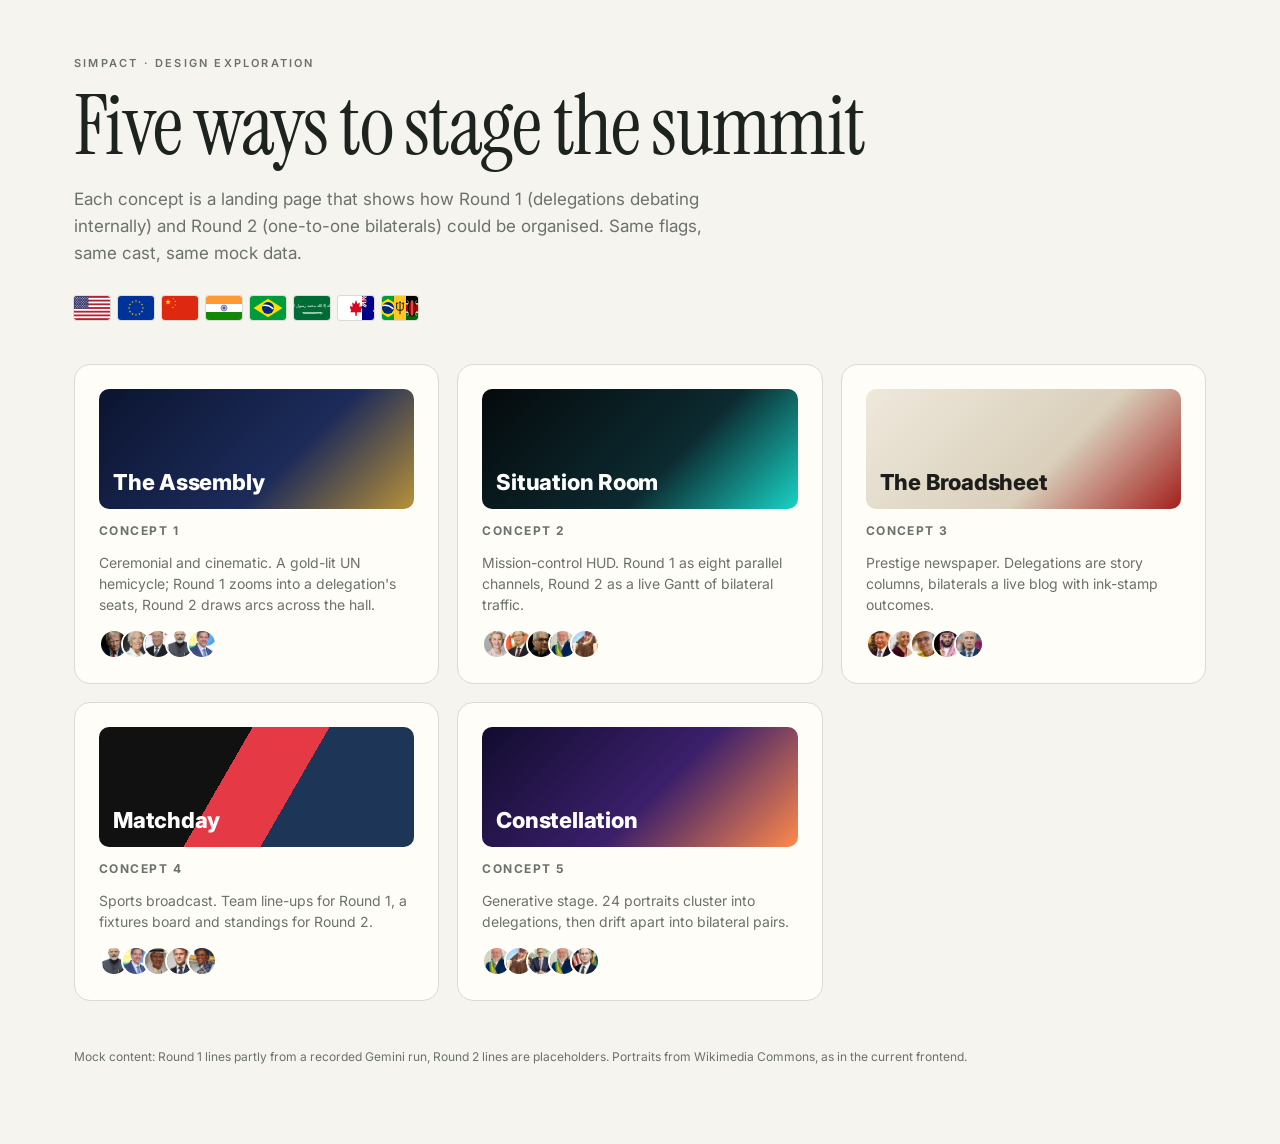
<file: design/landing-concepts/index.html>
<!doctype html>
<html lang="en">
<head>
  <meta charset="utf-8">
  <meta name="viewport" content="width=device-width, initial-scale=1">
  <title>Simpact Landing Concepts</title>
  <link rel="preconnect" href="https://fonts.googleapis.com">
  <link href="https://fonts.googleapis.com/css2?family=Inter:wght@400;600;800&family=Instrument+Serif&display=swap" rel="stylesheet">
  <style>
    :root{--bg:#f6f4ee;--ink:#1d2420;--muted:#6b716c;--line:#dcdbd2;--card:#fffdf8}
    @media (prefers-color-scheme: dark){:root:not([data-theme="light"]){--bg:#121513;--ink:#ecebe5;--muted:#9aa09a;--line:#2b302c;--card:#1a1e1b}}
    :root[data-theme="dark"]{--bg:#121513;--ink:#ecebe5;--muted:#9aa09a;--line:#2b302c;--card:#1a1e1b}
    *{box-sizing:border-box}
    body{margin:0;background:var(--bg);color:var(--ink);font-family:Inter,system-ui,sans-serif}
    main{max-width:1180px;margin:0 auto;padding:56px 24px 80px}
    .kicker{font-size:11px;letter-spacing:.2em;font-weight:600;color:var(--muted)}
    h1{font-family:"Instrument Serif",Georgia,serif;font-weight:400;font-size:clamp(44px,7vw,84px);line-height:1;letter-spacing:-.02em;margin:14px 0 18px}
    .lead{max-width:640px;color:var(--muted);line-height:1.6;font-size:17px;margin:0 0 28px}
    .flags{display:flex;gap:8px;flex-wrap:wrap;margin-bottom:44px}
    .flags img{width:36px;height:24px;border-radius:3px;object-fit:cover;box-shadow:0 0 0 1px var(--line)}
    .grid{display:grid;grid-template-columns:repeat(auto-fill,minmax(320px,1fr));gap:18px}
    a.card{display:flex;flex-direction:column;gap:14px;padding:24px;border:1px solid var(--line);background:var(--card);border-radius:16px;color:inherit;text-decoration:none;transition:transform .2s,box-shadow .2s}
    a.card:hover{transform:translateY(-4px);box-shadow:0 18px 40px -20px #0004}
    .swatch{height:120px;border-radius:10px;display:flex;align-items:flex-end;padding:14px;font-weight:800;font-size:22px;letter-spacing:-.01em;color:#fff}
    .card p{margin:0;color:var(--muted);line-height:1.5;font-size:14px}
    .card b{font-size:12px;letter-spacing:.12em;color:var(--muted)}
    .faces{display:flex}
    .faces img{width:30px;height:30px;border-radius:50%;object-fit:cover;border:2px solid var(--card);margin-left:-8px}
    .faces img:first-child{margin-left:0}
    footer{margin-top:48px;font-size:12px;color:var(--muted)}
  </style>
</head>
<body>
<main>
  <div class="kicker">SIMPACT · DESIGN EXPLORATION</div>
  <h1>Five ways to stage the summit</h1>
  <p class="lead">Each concept is a landing page that shows how Round 1 (delegations debating internally) and Round 2 (one-to-one bilaterals) could be organised. Same flags, same cast, same mock data.</p>
  <div class="flags" id="flags"></div>
  <div class="grid" id="grid"></div>
  <footer>Mock content: Round 1 lines partly from a recorded Gemini run, Round 2 lines are placeholders. Portraits from Wikimedia Commons, as in the current frontend.</footer>
</main>
<script src="cast.js"></script>
<script src="data.js"></script>
<script>
  const concepts = [
    ['1-assembly.html', 'The Assembly', 'Ceremonial and cinematic. A gold-lit UN hemicycle; Round 1 zooms into a delegation\'s seats, Round 2 draws arcs across the hall.', 'linear-gradient(135deg,#0b1430,#1c2b5a 60%,#b8913a)'],
    ['2-situation-room.html', 'Situation Room', 'Mission-control HUD. Round 1 as eight parallel channels, Round 2 as a live Gantt of bilateral traffic.', 'linear-gradient(135deg,#050a0c,#0c2a30 60%,#19d3c5)'],
    ['3-broadsheet.html', 'The Broadsheet', 'Prestige newspaper. Delegations are story columns, bilaterals a live blog with ink-stamp outcomes.', 'linear-gradient(135deg,#efe9dc,#d9cfbb 60%,#a3201c);color:#1d1d1b'],
    ['4-matchday.html', 'Matchday', 'Sports broadcast. Team line-ups for Round 1, a fixtures board and standings for Round 2.', 'linear-gradient(120deg,#111 0 40%,#e63946 40% 60%,#1d3557 60%)'],
    ['5-constellation.html', 'Constellation', 'Generative stage. 24 portraits cluster into delegations, then drift apart into bilateral pairs.', 'linear-gradient(135deg,#120c2e,#3b1f6b 55%,#ff8a4c)'],
  ];
  const esc = v => String(v).replace(/[&<>"']/g, c => ({'&':'&amp;','<':'&lt;','>':'&gt;','"':'&quot;',"'":'&#39;'}[c]));
  document.getElementById('flags').innerHTML = DATA.DELEGATIONS.map(d => `<img src="${SIM.flagSrc(d.id)}" alt="${esc(d.name)}" title="${esc(d.name)}">`).join('');
  document.getElementById('grid').innerHTML = concepts.map(([href, name, blurb, bg], i) => `
    <a class="card" href="${href}">
      <div class="swatch" style="background:${bg}">${esc(name)}</div>
      <b>CONCEPT ${i + 1}</b>
      <p>${esc(blurb)}</p>
      <div class="faces">${[0, 1, 2, 3, 4].map(j => `<img src="${DATA.photo(`${DATA.DELEGATIONS[(i + j) % 8].id}.${DATA.ROLE_KEYS[j % 3]}`)}" alt="">`).join('')}</div>
    </a>`).join('');
</script>
</body>
</html>
</file>
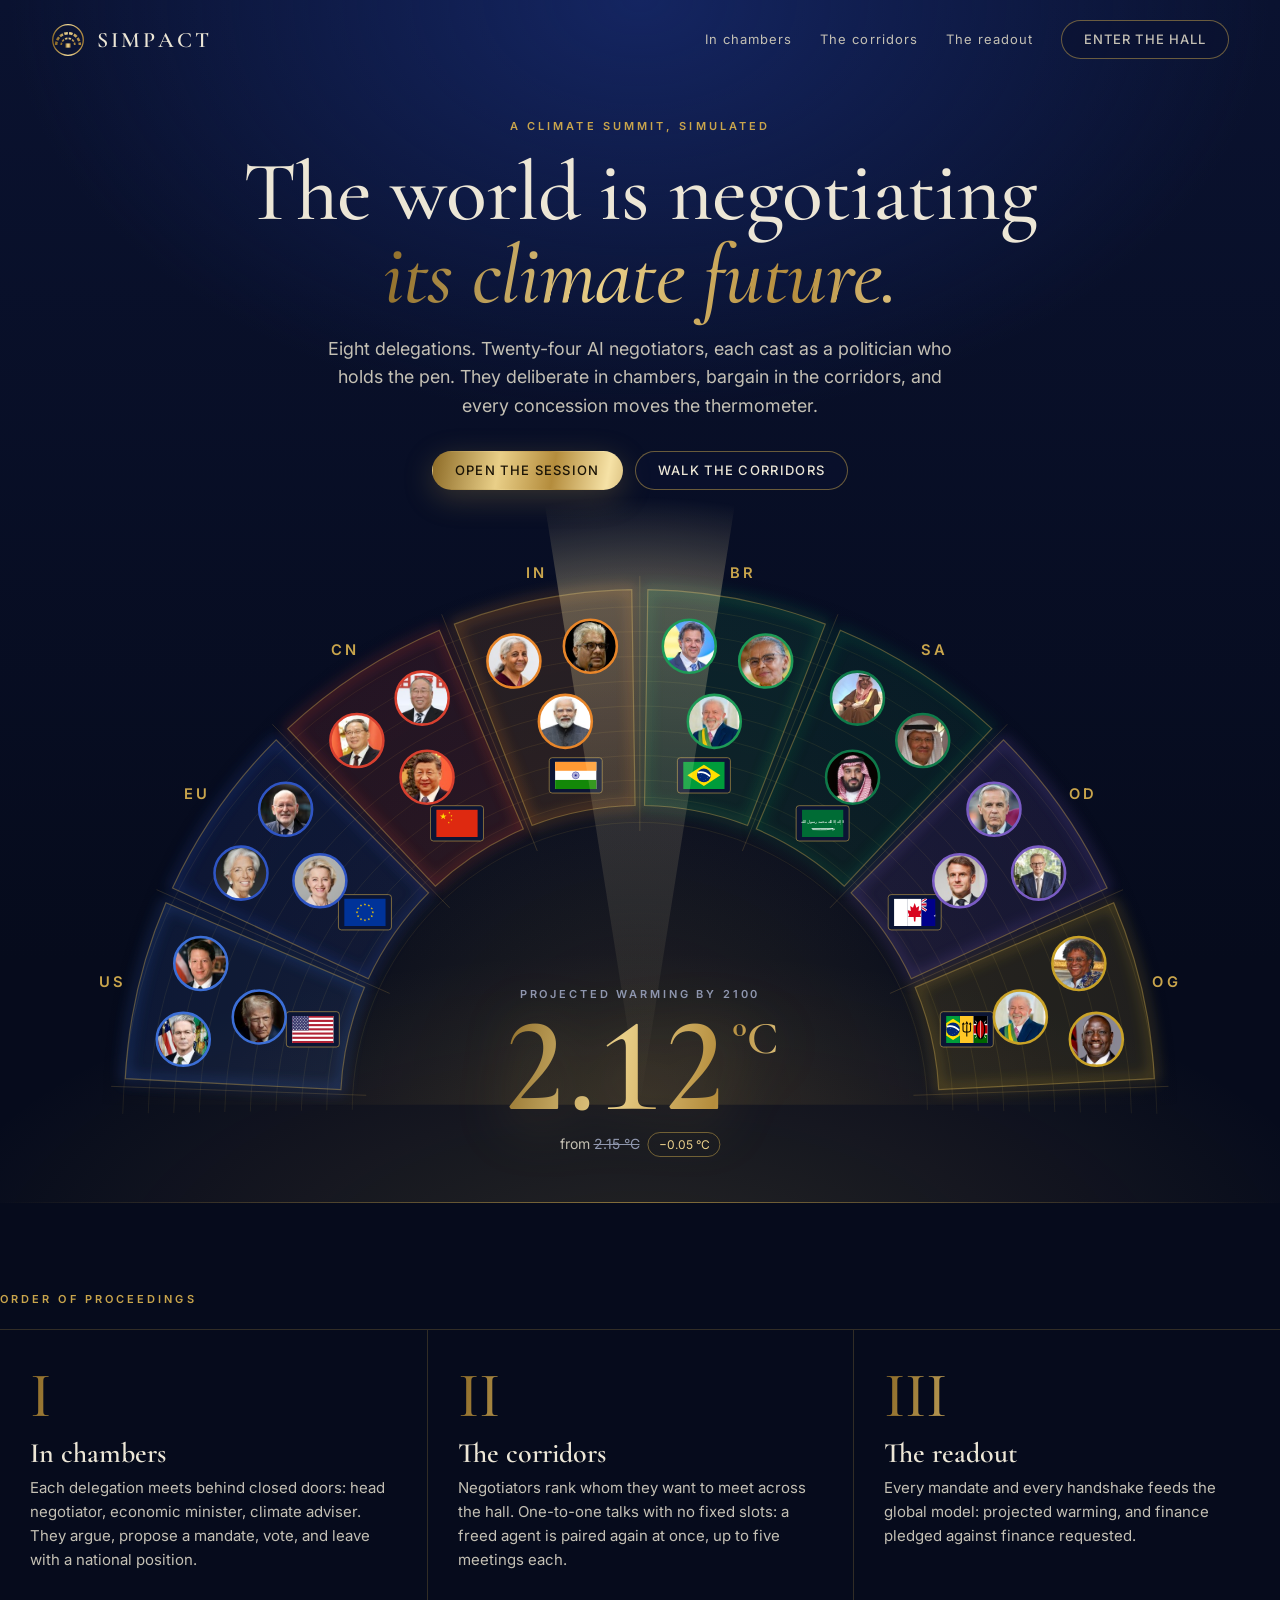
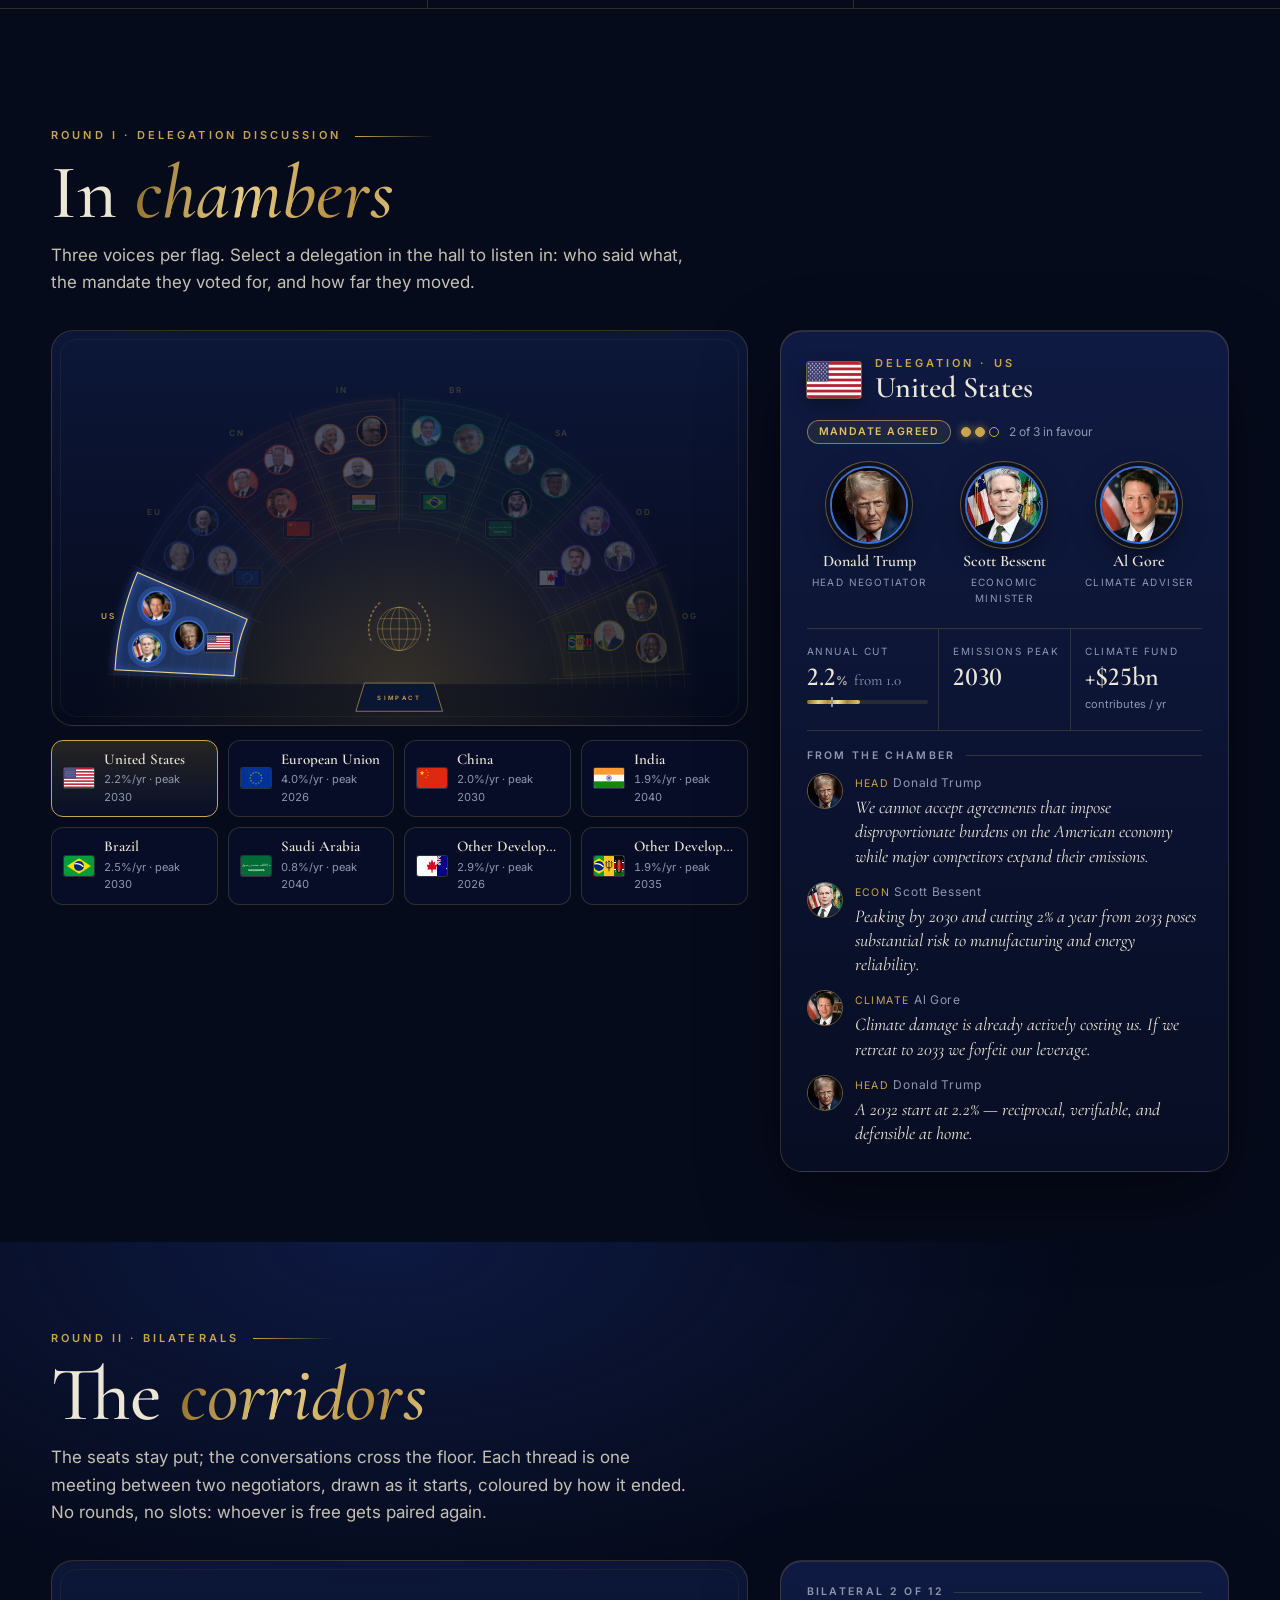
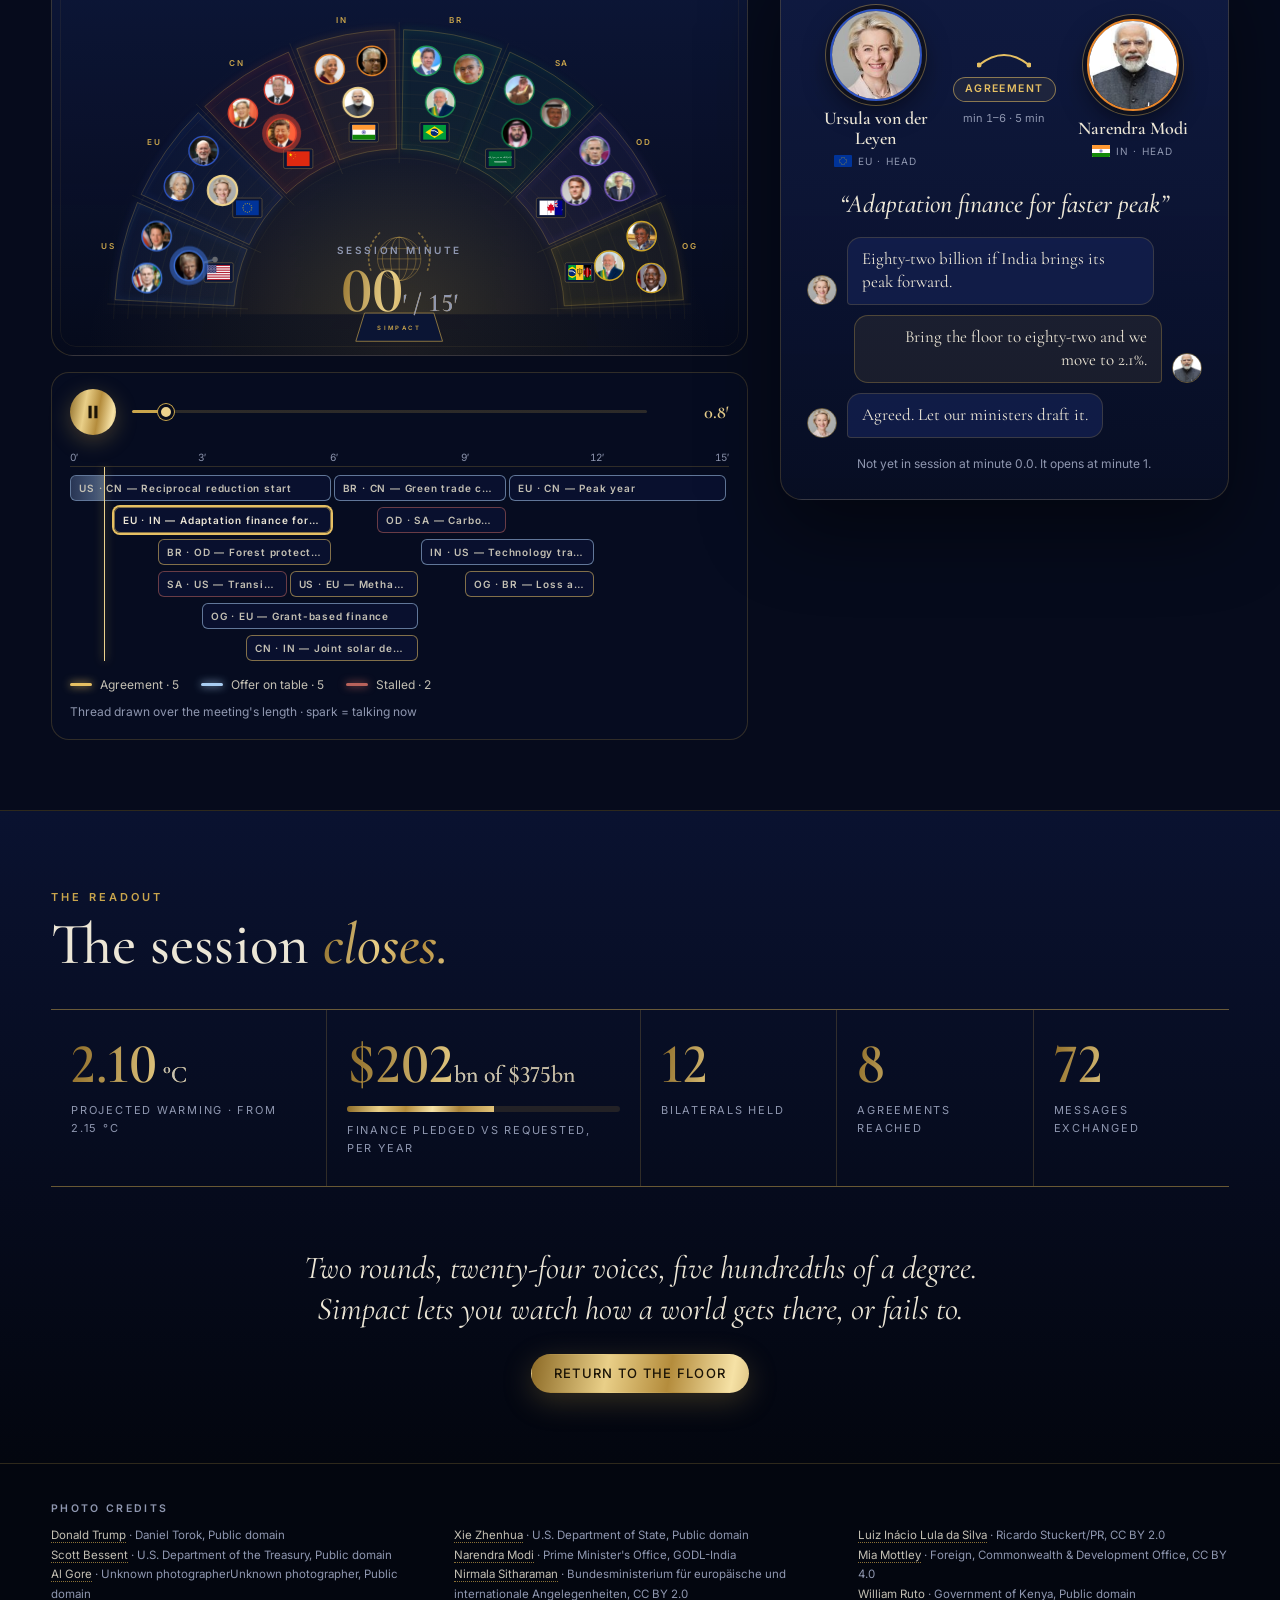
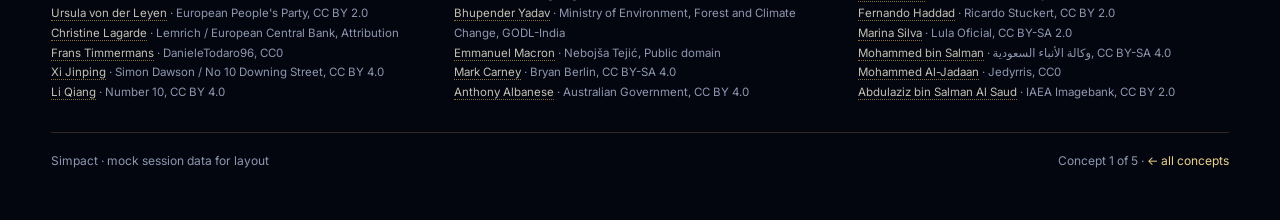
<file: design/landing-concepts/1-assembly.html>
<!doctype html>
<html lang="en">
<head>
<meta charset="utf-8">
<meta name="viewport" content="width=device-width, initial-scale=1">
<title>Simpact Assembly</title>
<meta name="description" content="Simpact — eight delegations, twenty-four AI negotiators, one climate summit. Concept 1: The Assembly.">
<link rel="preconnect" href="https://fonts.googleapis.com">
<link rel="preconnect" href="https://fonts.gstatic.com" crossorigin>
<link href="https://fonts.googleapis.com/css2?family=Cormorant+Garamond:ital,wght@0,400;0,500;0,600;0,700;1,400;1,500;1,600&family=Inter:wght@400;500;600&display=swap" rel="stylesheet">
<style>
:root {
  --navy-990: #03060f;
  --navy-950: #060b1c;
  --navy-900: #0a1230;
  --navy-850: #0e1840;
  --navy-800: #13204f;
  --line: rgba(201, 165, 76, .22);
  --line-strong: rgba(201, 165, 76, .5);
  --gold: #c9a54c;
  --gold-bright: #ecd28d;
  --gold-dim: #8a7036;
  --ink: #ece6d6;
  --ink-soft: #c4c0b4;
  --muted: #8f97b0;
  --agreed: #e6c063;
  --offer: #a9cdf2;
  --stalled: #b9625b;
  --serif: 'Cormorant Garamond', 'Iowan Old Style', Georgia, serif;
  --sans: 'Inter', system-ui, -apple-system, 'Segoe UI', sans-serif;
  --brushed: linear-gradient(100deg, #8d6b27 0%, #e9cf88 22%, #b48c3c 40%, #f6e2a6 58%, #a8823a 76%, #e3c47a 100%);
  --gutter: clamp(16px, 4vw, 56px);
  color-scheme: dark;
}
* { box-sizing: border-box; }
html { overflow-x: clip; scroll-behavior: smooth; }
@media (prefers-reduced-motion: reduce) { html { scroll-behavior: auto; } }
body {
  margin: 0;
  background: var(--navy-950);
  color: var(--ink);
  font: 400 16px/1.6 var(--sans);
  -webkit-font-smoothing: antialiased;
  overflow-x: clip;
}
img { display: block; max-width: 100%; }
a { color: var(--gold-bright); }
button { font: inherit; color: inherit; }
:focus-visible { outline: 2px solid var(--gold-bright); outline-offset: 3px; }
.gilt {
  background: var(--brushed);
  background-size: 200% 100%;
  -webkit-background-clip: text;
  background-clip: text;
  color: transparent;
}
.eyebrow {
  font: 600 11px/1.2 var(--sans);
  letter-spacing: .28em;
  text-transform: uppercase;
  color: var(--gold);
}
.wrap { width: min(1320px, 100%); margin: 0 auto; padding: 0 var(--gutter); }

/* ---------- nav ---------- */
.nav {
  position: absolute; inset: 0 0 auto 0; z-index: 5;
  display: flex; align-items: center; justify-content: space-between; gap: 16px;
  padding: 20px var(--gutter);
}
.brand { display: flex; align-items: center; gap: 12px; text-decoration: none; color: var(--ink); }
.brand svg { width: 34px; height: 34px; }
.brand b { font: 600 22px/1 var(--serif); letter-spacing: .14em; text-transform: uppercase; }
.nav-links { display: flex; gap: 28px; align-items: center; }
.nav-links a { color: var(--ink-soft); text-decoration: none; font-size: 13px; letter-spacing: .08em; }
.nav-links a:hover { color: var(--gold-bright); }
.btn {
  display: inline-flex; align-items: center; gap: 10px;
  padding: 12px 22px; border-radius: 999px;
  border: 1px solid var(--line-strong);
  background: rgba(10, 18, 48, .6);
  color: var(--ink); text-decoration: none; cursor: pointer;
  font: 500 13px/1 var(--sans); letter-spacing: .1em; text-transform: uppercase;
  transition: border-color .2s, background .2s, color .2s;
}
.btn:hover { border-color: var(--gold-bright); color: var(--gold-bright); }
.btn.solid {
  background: var(--brushed); background-size: 160% 100%; color: #1a1306; border-color: transparent;
  box-shadow: 0 8px 30px rgba(201, 165, 76, .25);
}
.btn.solid:hover { color: #000; background-position: 100% 0; }
@media (max-width: 720px) { .nav-links a:not(.btn) { display: none; } .nav .btn { padding: 10px 14px; font-size: 11px; } }

/* ---------- hero ---------- */
.hero {
  position: relative; overflow: hidden;
  padding: 120px 0 40px;
  background:
    radial-gradient(1200px 520px at 50% 105%, rgba(201, 165, 76, .16), transparent 60%),
    radial-gradient(900px 600px at 50% 0%, #142561 0%, transparent 70%),
    linear-gradient(180deg, var(--navy-900), var(--navy-950) 80%);
  isolation: isolate;
}
.hero::after {
  content: ''; position: absolute; inset: auto 0 0 0; height: 1px;
  background: linear-gradient(90deg, transparent, var(--gold), transparent);
  opacity: .6;
}
#dust { position: absolute; inset: 0; width: 100%; height: 100%; pointer-events: none; z-index: 0; }
.hero-copy { position: relative; z-index: 2; text-align: center; max-width: 920px; margin: 0 auto; padding: 0 var(--gutter); }
.hero h1 {
  margin: 18px 0 18px;
  font: 500 clamp(40px, 6.6vw, 96px)/.98 var(--serif);
  letter-spacing: -.01em;
}
.hero h1 em { font-style: italic; font-weight: 500; }
.hero .lede { margin: 0 auto; max-width: 640px; color: var(--ink-soft); font-size: clamp(15px, 1.4vw, 18px); }
.hero-ctas { display: flex; gap: 12px; justify-content: center; flex-wrap: wrap; margin-top: 30px; }
.hero-hall { position: relative; z-index: 1; width: min(1360px, 100%); margin: 26px auto 0; padding: 0 var(--gutter); }
.readout {
  position: absolute; left: 50%; bottom: 1%; transform: translateX(-50%);
  text-align: center; pointer-events: none; width: 44%;
}
.readout .cap { font: 600 11px/1.2 var(--sans); letter-spacing: .26em; text-transform: uppercase; color: var(--muted); }
.readout .num {
  display: inline-flex; align-items: flex-start; justify-content: center;
  font: 600 clamp(56px, 10.5vw, 156px)/.9 var(--serif);
  font-variant-numeric: lining-nums tabular-nums;
  margin: 6px 0 4px;
  filter: drop-shadow(0 6px 30px rgba(201, 165, 76, .35));
}
.readout .num small { font-size: .34em; margin: .25em 0 0 .08em; }
.readout .from { font-size: 14px; color: var(--ink-soft); }
.readout .from s { color: var(--muted); }
.readout .delta { display: inline-block; margin-left: 8px; padding: 2px 10px; border-radius: 99px; border: 1px solid var(--line-strong); color: var(--gold-bright); font-size: 12px; }
@media (max-width: 760px) {
  .hero { padding-top: 96px; }
  .readout { position: static; transform: none; width: auto; margin-top: 10px; }
}

/* ---------- hemicycle (shared) ---------- */
svg.hall { width: 100%; height: auto; display: block; overflow: visible; }
.hall .tiers path { fill: none; stroke: rgba(201, 165, 76, .11); stroke-width: 1; }
.hall .aisles path { stroke: rgba(201, 165, 76, .2); stroke-width: 1; }
.hall .band { cursor: pointer; outline: none; transition: opacity .45s; }
.hall .band .fill { fill: var(--acc); fill-opacity: .13; stroke: rgba(201, 165, 76, .42); stroke-width: 1.2; transition: fill-opacity .3s, stroke .3s; }
.hall .band .glow { fill: none; stroke: var(--acc); stroke-width: 4; opacity: .5; transition: opacity .3s; }
.hall .band .desk { fill: #0b1534; stroke: rgba(201, 165, 76, .6); stroke-width: 1; }
.hall .band .code { fill: var(--gold); font: 600 15px var(--sans); letter-spacing: .22em; text-anchor: middle; dominant-baseline: middle; }
.hall .band:hover .fill, .hall .band:focus-visible .fill { fill-opacity: .28; stroke: var(--gold-bright); }
.hall .band:hover .glow, .hall .band:focus-visible .glow { opacity: .95; }
.hall .seat { cursor: pointer; transition: opacity .45s; }
.hall .seat .plate { fill: #0b1534; }
.hall .seat .ring { fill: none; stroke: var(--acc); stroke-width: 2.6; transition: stroke .2s, stroke-width .2s; }
.hall .seat .halo { fill: var(--acc); opacity: .0; transition: opacity .3s; }
.hall .seat:hover .ring { stroke: var(--gold-bright); stroke-width: 3.5; }
.hall .rostrum .stage { fill: #0b1534; stroke: var(--gold); stroke-width: 1.2; }
.hall .rostrum .emblem { fill: none; stroke: rgba(201, 165, 76, .55); stroke-width: 1.2; }
.hall .rostrum text { fill: var(--gold); font: 600 11px var(--sans); letter-spacing: .4em; text-anchor: middle; }
.hall .sweep { mix-blend-mode: screen; pointer-events: none; transform-origin: 600px 600px; animation: sweep 12s ease-in-out infinite alternate; }
@keyframes sweep { from { transform: rotate(-86deg); } to { transform: rotate(86deg); } }
.hall.hero-mode .band .glow { animation: breathe 5s ease-in-out infinite; animation-delay: calc(var(--i) * -.6s); }
@keyframes breathe { 0%, 100% { opacity: .35; } 50% { opacity: .85; } }
.hall.has-sel .band:not(.sel), .hall.has-sel .seat:not(.sel) { opacity: .26; }
.hall .band.sel .fill { fill-opacity: .34; stroke: var(--gold-bright); stroke-width: 2; }
.hall .band.sel .glow { opacity: 1; }
.hall .seat.sel .halo { opacity: .35; }
@media (prefers-reduced-motion: reduce) {
  .hall .sweep { animation: none; opacity: 0; }
  .hall.hero-mode .band .glow { animation: none; }
}

/* ---------- order of proceedings ---------- */
.order { padding: 90px 0 30px; }
.order ol { list-style: none; margin: 0; padding: 0; display: grid; grid-template-columns: repeat(3, minmax(0, 1fr)); gap: 0; border-top: 1px solid var(--line); border-bottom: 1px solid var(--line); }
.order li { padding: 34px 30px 36px; position: relative; }
.order li + li { border-left: 1px solid var(--line); }
.order .rn { font: 500 64px/1 var(--serif); display: block; margin-bottom: 10px; }
.order h3 { margin: 0 0 8px; font: 600 28px/1.1 var(--serif); }
.order p { margin: 0; color: var(--ink-soft); font-size: 15px; }
@media (max-width: 860px) {
  .order ol { grid-template-columns: 1fr; }
  .order li + li { border-left: 0; border-top: 1px solid var(--line); }
  .order li { padding: 26px 4px; }
}

/* ---------- sections ---------- */
.sec { padding: 90px 0 70px; position: relative; }
.sec-head { max-width: 760px; margin-bottom: 34px; }
.sec-head .eyebrow { display: flex; align-items: center; gap: 14px; }
.sec-head .eyebrow::after { content: ''; height: 1px; width: 80px; background: linear-gradient(90deg, var(--gold), transparent); }
.sec-head h2 { margin: 14px 0 12px; font: 500 clamp(44px, 6vw, 84px)/.95 var(--serif); }
.sec-head h2 em { font-style: italic; }
.sec-head p { margin: 0; color: var(--ink-soft); font-size: 17px; max-width: 640px; }
.split {
  display: grid; grid-template-columns: minmax(0, 1.55fr) minmax(0, 1fr); gap: 32px; align-items: start;
}
@media (max-width: 1000px) { .split { grid-template-columns: minmax(0, 1fr); } }
.hall-frame {
  position: relative;
  border: 1px solid var(--line);
  border-radius: 22px;
  padding: clamp(10px, 2.4vw, 28px) clamp(6px, 2vw, 22px) 8px;
  background:
    radial-gradient(70% 90% at 50% 100%, rgba(201, 165, 76, .1), transparent 65%),
    linear-gradient(180deg, rgba(19, 32, 79, .55), rgba(6, 11, 28, .4));
  overflow: hidden;
}
.hall-frame::before {
  content: ''; position: absolute; inset: 8px; border-radius: 16px; border: 1px solid rgba(201, 165, 76, .08); pointer-events: none;
}
.frame-tool {
  position: absolute; top: 14px; right: 14px; z-index: 2;
  padding: 8px 14px; font-size: 11px;
}
.frame-tool[hidden] { display: none; }

/* panel */
.panel {
  position: sticky; top: 20px;
  border: 1px solid var(--line);
  border-radius: 22px;
  background: linear-gradient(180deg, rgba(19, 32, 79, .75), rgba(8, 14, 36, .9));
  box-shadow: 0 30px 80px rgba(0, 0, 0, .45), inset 0 1px 0 rgba(236, 210, 141, .12);
  padding: 26px;
  min-width: 0;
}
.panel.in { animation: rise .5s cubic-bezier(.2, .7, .2, 1); }
@keyframes rise { from { opacity: 0; transform: translateY(10px); } to { opacity: 1; transform: none; } }
@media (prefers-reduced-motion: reduce) { .panel.in { animation: none; } }
@media (max-width: 1000px) { .panel { position: static; } }
@media (max-width: 520px) { .panel { padding: 20px 16px; border-radius: 18px; } }
.pn-head { display: flex; align-items: center; gap: 14px; }
.pn-head .flag { width: 54px; height: 36px; object-fit: cover; border-radius: 3px; box-shadow: 0 0 0 1px var(--line-strong), 0 6px 18px rgba(0, 0, 0, .4); flex: none; }
.pn-head h3 { margin: 2px 0 0; font: 600 30px/1.05 var(--serif); }
.chip {
  display: inline-flex; align-items: center; gap: 6px;
  padding: 4px 11px; border-radius: 99px; border: 1px solid var(--line-strong);
  font: 600 10.5px/1.4 var(--sans); letter-spacing: .14em; text-transform: uppercase; color: var(--gold-bright);
  white-space: nowrap;
}
.chip.agreed { color: var(--agreed); border-color: rgba(230, 192, 99, .55); background: rgba(230, 192, 99, .08); }
.chip.offer { color: var(--offer); border-color: rgba(169, 205, 242, .5); background: rgba(169, 205, 242, .07); }
.chip.stalled { color: #e09189; border-color: rgba(185, 98, 91, .6); background: rgba(185, 98, 91, .1); }
.status-row { display: flex; flex-wrap: wrap; align-items: center; gap: 10px; margin: 16px 0 4px; }
.pips { display: inline-flex; gap: 4px; align-items: center; font-size: 12px; color: var(--muted); }
.pips i { width: 10px; height: 10px; border-radius: 50%; border: 1px solid var(--gold); display: inline-block; }
.pips i.on { background: var(--gold); box-shadow: 0 0 8px rgba(201, 165, 76, .6); }
.trio { display: grid; grid-template-columns: repeat(3, minmax(0, 1fr)); gap: 10px; margin: 22px 0; }
.trio figure { margin: 0; text-align: center; min-width: 0; }
.portrait {
  width: 78px; height: 78px; border-radius: 50%; object-fit: cover; object-position: 50% 22%;
  margin: 0 auto 8px; border: 2px solid var(--acc, var(--gold));
  box-shadow: 0 0 0 4px rgba(6, 11, 28, .9), 0 0 0 5px rgba(201, 165, 76, .45), 0 10px 26px rgba(0, 0, 0, .5);
}
.trio figcaption b { display: block; font: 600 16px/1.15 var(--serif); }
.trio figcaption span { display: block; font-size: 10px; letter-spacing: .14em; text-transform: uppercase; color: var(--muted); margin-top: 3px; }
@media (max-width: 400px) { .portrait { width: 64px; height: 64px; } }
.mandate { display: grid; grid-template-columns: repeat(3, minmax(0, 1fr)); border-top: 1px solid var(--line); border-bottom: 1px solid var(--line); margin: 0 0 20px; }
.mandate > div { padding: 14px 10px 14px 0; min-width: 0; }
.mandate > div + div { padding-left: 14px; border-left: 1px solid var(--line); }
.mandate dt { font-size: 10px; letter-spacing: .16em; text-transform: uppercase; color: var(--muted); }
.mandate dd { margin: 4px 0 0; font: 600 26px/1.05 var(--serif); font-variant-numeric: lining-nums; }
.mandate dd small { font: 500 12px var(--sans); color: var(--ink-soft); }
.mandate .from { font: 400 15px var(--serif); color: var(--muted); }
.ratebar { position: relative; height: 4px; border-radius: 2px; background: rgba(201, 165, 76, .15); margin-top: 10px; }
.ratebar span { position: absolute; top: 0; bottom: 0; left: 0; border-radius: 2px; background: var(--brushed); }
.ratebar i { position: absolute; top: -3px; width: 2px; height: 10px; background: var(--muted); }
@media (max-width: 420px) { .mandate dd { font-size: 21px; } }
.thread { list-style: none; margin: 0; padding: 0; display: grid; gap: 14px; }
.thread li { display: grid; grid-template-columns: 36px minmax(0, 1fr); gap: 12px; align-items: start; }
.thread img { width: 36px; height: 36px; border-radius: 50%; object-fit: cover; object-position: 50% 22%; border: 1px solid var(--line-strong); }
.thread .who { font-size: 10.5px; letter-spacing: .14em; text-transform: uppercase; color: var(--gold); }
.thread .who span { color: var(--muted); letter-spacing: .06em; text-transform: none; font-size: 12px; margin-left: 4px; }
.thread q { display: block; quotes: none; font: italic 400 18px/1.35 var(--serif); color: var(--ink); margin-top: 2px; }
.sub-h { font: 600 10.5px/1 var(--sans); letter-spacing: .22em; text-transform: uppercase; color: var(--muted); margin: 0 0 12px; display: flex; align-items: center; gap: 10px; }
.sub-h::after { content: ''; flex: 1; height: 1px; background: var(--line); }

/* delegation cards */
.cards { display: grid; grid-template-columns: repeat(4, minmax(0, 1fr)); gap: 10px; margin-top: 14px; }
@media (max-width: 760px) { .cards { grid-template-columns: repeat(2, minmax(0, 1fr)); } }
.card {
  display: grid; grid-template-columns: 30px minmax(0, 1fr); gap: 4px 10px; align-items: center;
  text-align: left; cursor: pointer;
  padding: 10px 12px; border-radius: 12px;
  border: 1px solid var(--line); background: rgba(10, 18, 48, .55);
  transition: border-color .2s, background .2s;
}
.card img { width: 30px; height: 20px; object-fit: cover; border-radius: 2px; box-shadow: 0 0 0 1px rgba(255, 255, 255, .15); grid-row: span 2; }
.card b { font: 600 15px/1.1 var(--serif); white-space: nowrap; overflow: hidden; text-overflow: ellipsis; }
.card span { font-size: 11px; color: var(--muted); font-variant-numeric: tabular-nums; }
.card:hover { border-color: var(--line-strong); }
.card[aria-pressed="true"] { border-color: var(--gold); background: linear-gradient(180deg, rgba(201, 165, 76, .16), rgba(10, 18, 48, .6)); }

/* ---------- corridors ---------- */
.corridors { background: radial-gradient(1000px 500px at 30% 0%, rgba(20, 37, 97, .55), transparent 70%); }
.hall.corr-mode .band .fill { fill-opacity: .07; }
.hall.corr-mode .band .glow { opacity: .22; }
.hall.corr-mode .band { cursor: default; }
.hall .chord { opacity: 0; transition: opacity .3s; cursor: pointer; }
.hall .chord.on { opacity: 1; }
.hall .chord .c-line { fill: none; stroke: var(--oc); stroke-width: 2.4; stroke-linecap: round; }
.hall .chord .c-glow { fill: none; stroke: var(--oc); stroke-width: 7; opacity: .35; stroke-linecap: round; }
.hall .chord .c-hit { fill: none; stroke: transparent; stroke-width: 22; pointer-events: stroke; }
.hall .chord .spark { fill: #fff8e2; opacity: 0; }
.hall .chord.live .spark { opacity: 1; }
.hall .chord.live .c-line { stroke-width: 3; }
.hall .chord:hover .c-line { stroke-width: 3.6; }
.hall .chords.has-pick .chord.on:not(.pick) { opacity: .35; }
.hall .chord.pick .c-line { stroke-width: 4.2; }
.hall .chord.pick .c-glow { opacity: .7; stroke-width: 12; }
.hall .seat.live .halo { opacity: .55; animation: pulse 1.4s ease-in-out infinite; }
.hall .seat.pick .ring { stroke: var(--gold-bright); stroke-width: 4; }
@keyframes pulse { 0%, 100% { opacity: .2; } 50% { opacity: .65; } }
@media (prefers-reduced-motion: reduce) { .hall .seat.live .halo { animation: none; opacity: .45; } }
.clock {
  position: absolute; left: 50%; bottom: 8%; transform: translateX(-50%); text-align: center; pointer-events: none;
}
.clock .cap { font: 600 10px/1 var(--sans); letter-spacing: .26em; text-transform: uppercase; color: var(--muted); }
.clock .t { font: 600 clamp(30px, 5vw, 64px)/1 var(--serif); font-variant-numeric: tabular-nums lining-nums; margin-top: 4px; }
.clock .t small { font-size: .4em; color: var(--muted); }
@media (max-width: 560px) { .clock { bottom: 4%; } }
.timeline { margin-top: 16px; border: 1px solid var(--line); border-radius: 18px; padding: 16px 18px 18px; background: rgba(8, 14, 36, .6); }
.tl-controls { display: flex; align-items: center; gap: 14px; }
.play {
  width: 46px; height: 46px; border-radius: 50%; flex: none; cursor: pointer;
  background: var(--brushed); background-size: 160% 100%; border: 0; color: #1a1306;
  display: grid; place-items: center; box-shadow: 0 6px 22px rgba(201, 165, 76, .3);
}
.play svg { width: 18px; height: 18px; }
.scrub { flex: 1; min-width: 0; -webkit-appearance: none; appearance: none; height: 28px; background: transparent; cursor: pointer; }
.scrub::-webkit-slider-runnable-track { height: 3px; border-radius: 2px; background: linear-gradient(90deg, var(--gold) var(--p, 0%), rgba(201, 165, 76, .2) var(--p, 0%)); }
.scrub::-moz-range-track { height: 3px; border-radius: 2px; background: rgba(201, 165, 76, .2); }
.scrub::-moz-range-progress { height: 3px; background: var(--gold); }
.scrub::-webkit-slider-thumb { -webkit-appearance: none; width: 16px; height: 16px; margin-top: -6.5px; border-radius: 50%; background: var(--gold-bright); border: 3px solid var(--navy-950); box-shadow: 0 0 0 1px var(--gold); }
.scrub::-moz-range-thumb { width: 12px; height: 12px; border-radius: 50%; background: var(--gold-bright); border: 3px solid var(--navy-950); }
.tl-time { font: 600 18px/1 var(--serif); font-variant-numeric: tabular-nums; color: var(--gold-bright); min-width: 66px; text-align: right; }
.gantt { position: relative; margin-top: 14px; }
.g-axis { position: relative; height: 18px; border-bottom: 1px solid var(--line); margin-bottom: 8px; }
.g-axis span { position: absolute; transform: translateX(-50%); font-size: 10px; color: var(--muted); font-variant-numeric: tabular-nums; }
.g-axis span:first-child { transform: none; }
.g-axis span:last-child { transform: translateX(-100%); }
.g-rows { position: relative; }
.bar {
  position: absolute; height: 26px; border-radius: 6px; cursor: pointer; overflow: hidden;
  border: 1px solid color-mix(in srgb, var(--oc) 55%, transparent);
  background: rgba(10, 18, 48, .9); padding: 0 8px; text-align: left;
  font: 600 10px/24px var(--sans); letter-spacing: .08em; color: var(--ink-soft); white-space: nowrap; text-overflow: ellipsis;
}
.bar::before {
  content: ''; position: absolute; inset: 0 auto 0 0; width: var(--p, 0%);
  background: linear-gradient(90deg, color-mix(in srgb, var(--oc) 20%, transparent), color-mix(in srgb, var(--oc) 42%, transparent));
}
.bar span { position: relative; }
.bar.pick { box-shadow: 0 0 0 2px var(--oc); color: var(--ink); }
.bar:hover { color: var(--ink); }
.playhead { position: absolute; top: 18px; bottom: 0; width: 1px; background: var(--gold-bright); box-shadow: 0 0 10px var(--gold); pointer-events: none; }
.legend { display: flex; flex-wrap: wrap; gap: 8px 22px; margin-top: 14px; font-size: 12px; color: var(--ink-soft); }
.legend span { display: inline-flex; align-items: center; gap: 8px; }
.legend i { width: 22px; height: 3px; border-radius: 2px; background: var(--oc); box-shadow: 0 0 8px var(--oc); }

/* exchange panel */
.ex-top { display: grid; grid-template-columns: minmax(0, 1fr) auto minmax(0, 1fr); align-items: center; gap: 8px; }
.ex-p { margin: 0; text-align: center; min-width: 0; }
.ex-p .portrait { width: 92px; height: 92px; }
.ex-p b { display: block; font: 600 18px/1.1 var(--serif); }
.ex-p .meta { display: flex; justify-content: center; align-items: center; gap: 6px; margin-top: 4px; font-size: 10px; letter-spacing: .12em; text-transform: uppercase; color: var(--muted); }
.ex-p .meta img { width: 18px; height: 12px; object-fit: cover; border-radius: 1px; }
.ex-mid { display: grid; justify-items: center; gap: 8px; }
.ex-mid svg { width: 54px; height: 18px; }
.ex-mid .when { font-size: 11px; color: var(--muted); font-variant-numeric: tabular-nums; white-space: nowrap; }
.ex-topic { text-align: center; margin: 20px 0 18px; font: italic 500 26px/1.15 var(--serif); }
.ex-lines { list-style: none; margin: 0; padding: 0; display: grid; gap: 10px; }
.ex-lines li { display: flex; gap: 10px; align-items: flex-end; max-width: 88%; }
.ex-lines li.b { margin-left: auto; flex-direction: row-reverse; text-align: right; }
.ex-lines img { width: 30px; height: 30px; border-radius: 50%; object-fit: cover; object-position: 50% 22%; flex: none; border: 1px solid var(--line-strong); }
.ex-lines q {
  quotes: none; display: block; padding: 10px 14px; border-radius: 14px 14px 14px 4px;
  background: rgba(19, 32, 79, .8); border: 1px solid var(--line);
  font: 400 17px/1.35 var(--serif);
}
.ex-lines li.b q { border-radius: 14px 14px 4px 14px; background: rgba(201, 165, 76, .09); border-color: rgba(201, 165, 76, .3); }
.ex-note { margin: 16px 0 0; font-size: 12px; color: var(--muted); text-align: center; }
@media (max-width: 420px) { .ex-p .portrait { width: 70px; height: 70px; } .ex-topic { font-size: 22px; } .ex-lines li { max-width: 96%; } }

/* ---------- readout band ---------- */
.band-stats { padding: 80px 0 70px; border-top: 1px solid var(--line); background: linear-gradient(180deg, var(--navy-900), var(--navy-990)); }
.band-stats h2 { margin: 12px 0 34px; font: 500 clamp(36px, 4.6vw, 64px)/1 var(--serif); }
.stats { display: grid; grid-template-columns: 1.4fr 1.6fr 1fr 1fr 1fr; border-top: 1px solid var(--line-strong); border-bottom: 1px solid var(--line-strong); }
.stat { padding: 26px 20px 28px; min-width: 0; }
.stat + .stat { border-left: 1px solid var(--line); }
.stat .v { font: 600 clamp(40px, 4.4vw, 64px)/1 var(--serif); font-variant-numeric: lining-nums; }
.stat .v small { font-size: .42em; color: var(--ink-soft); font-weight: 500; }
.stat .l { margin-top: 10px; font-size: 11px; letter-spacing: .16em; text-transform: uppercase; color: var(--muted); }
.fin { height: 6px; border-radius: 3px; background: rgba(201, 165, 76, .14); margin-top: 14px; overflow: hidden; }
.fin span { display: block; height: 100%; background: var(--brushed); }
@media (max-width: 1000px) {
  .stats { grid-template-columns: repeat(6, minmax(0, 1fr)); }
  .stat { grid-column: span 2; padding: 22px 12px 24px; }
  .stat:nth-child(-n+2) { grid-column: 1 / -1; }
  .stat + .stat { border-left: 0; border-top: 1px solid var(--line); }
  .stat:nth-child(4), .stat:nth-child(5) { border-left: 1px solid var(--line); }
}
.closing { text-align: center; margin: 60px auto 0; max-width: 720px; }
.closing p { font: italic 400 clamp(22px, 2.6vw, 32px)/1.3 var(--serif); color: var(--ink); margin: 0 0 24px; }

footer { padding: 40px 0 50px; background: var(--navy-990); border-top: 1px solid var(--line); }
.credits h4 { margin: 0 0 12px; font: 600 10.5px/1 var(--sans); letter-spacing: .22em; text-transform: uppercase; color: var(--muted); }
.credits ul { list-style: none; margin: 0; padding: 0; columns: 3 260px; column-gap: 32px; font-size: 11.5px; color: var(--muted); line-height: 1.7; }
.credits li { break-inside: avoid; }
.credits a { color: var(--ink-soft); text-decoration: none; border-bottom: 1px dotted var(--gold-dim); }
.credits a:hover { color: var(--gold-bright); }
.foot-line { margin-top: 30px; padding-top: 18px; border-top: 1px solid var(--line); display: flex; justify-content: space-between; flex-wrap: wrap; gap: 10px; font-size: 12px; color: var(--muted); }
.foot-line a { text-decoration: none; }
.sr { position: absolute; width: 1px; height: 1px; overflow: hidden; clip: rect(0 0 0 0); white-space: nowrap; }
</style>
</head>
<body>

<header class="hero" id="top">
  <canvas id="dust" aria-hidden="true"></canvas>
  <nav class="nav" aria-label="Primary">
    <a class="brand" href="#top" aria-label="Simpact home">
      <svg viewBox="0 0 40 40" aria-hidden="true"><defs><linearGradient id="seal" x1="0" x2="1"><stop offset="0" stop-color="#8d6b27"/><stop offset=".5" stop-color="#f3dc9a"/><stop offset="1" stop-color="#a8823a"/></linearGradient></defs><circle cx="20" cy="20" r="18" fill="none" stroke="url(#seal)" stroke-width="1.5"/><path d="M6 26 A14 14 0 0 1 34 26" fill="none" stroke="url(#seal)" stroke-width="3" stroke-dasharray="4.2 1.6"/><path d="M12 26 A8 8 0 0 1 28 26" fill="none" stroke="url(#seal)" stroke-width="2" stroke-dasharray="3 1.4"/><rect x="17" y="24" width="6" height="5" fill="url(#seal)"/></svg>
      <b>Simpact</b>
    </a>
    <div class="nav-links">
      <a href="#chambers">In chambers</a>
      <a href="#corridors">The corridors</a>
      <a href="#readout">The readout</a>
      <a class="btn" href="#chambers">Enter the hall</a>
    </div>
  </nav>

  <div class="hero-copy">
    <div class="eyebrow">A climate summit, simulated</div>
    <h1>The world is negotiating <em class="gilt">its climate future.</em></h1>
    <p class="lede">Eight delegations. Twenty-four AI negotiators, each cast as a politician who holds the pen. They deliberate in chambers, bargain in the corridors, and every concession moves the thermometer.</p>
    <div class="hero-ctas">
      <a class="btn solid" href="#chambers">Open the session</a>
      <a class="btn" href="#corridors">Walk the corridors</a>
    </div>
  </div>

  <div class="hero-hall">
    <svg class="hall hero-mode" id="hall-hero" role="img" aria-label="The assembly hall: eight delegations of three negotiators each"></svg>
    <div class="readout" aria-live="off">
      <div class="cap">Projected warming by 2100</div>
      <div class="num gilt"><span id="warm-num">2.10</span><small>°C</small></div>
      <div class="from">from <s id="warm-from">2.15 °C</s><span class="delta" id="warm-delta">−0.05 °C</span></div>
    </div>
  </div>
</header>

<main>
  <section class="order wrap" aria-label="Order of proceedings">
    <div class="eyebrow" style="margin-bottom:22px">Order of proceedings</div>
    <ol>
      <li><span class="rn gilt">I</span><h3>In chambers</h3><p>Each delegation meets behind closed doors: head negotiator, economic minister, climate adviser. They argue, propose a mandate, vote, and leave with a national position.</p></li>
      <li><span class="rn gilt">II</span><h3>The corridors</h3><p>Negotiators rank whom they want to meet across the hall. One-to-one talks with no fixed slots: a freed agent is paired again at once, up to five meetings each.</p></li>
      <li><span class="rn gilt">III</span><h3>The readout</h3><p>Every mandate and every handshake feeds the global model: projected warming, and finance pledged against finance requested.</p></li>
    </ol>
  </section>

  <section class="sec" id="chambers">
    <div class="wrap">
      <header class="sec-head">
        <div class="eyebrow">Round I · Delegation discussion</div>
        <h2>In <em class="gilt">chambers</em></h2>
        <p>Three voices per flag. Select a delegation in the hall to listen in: who said what, the mandate they voted for, and how far they moved.</p>
      </header>
      <div class="split">
        <div>
          <div class="hall-frame">
            <svg class="hall" id="hall-ch" role="group" aria-label="Delegations in the hall. Select one to open its chamber."></svg>
            <button class="btn frame-tool" id="ch-reset" hidden>Whole hall</button>
          </div>
          <div class="cards" id="ch-cards" aria-label="Delegations"></div>
        </div>
        <aside class="panel" id="ch-panel" aria-live="polite"></aside>
      </div>
    </div>
  </section>

  <section class="sec corridors" id="corridors">
    <div class="wrap">
      <header class="sec-head">
        <div class="eyebrow">Round II · Bilaterals</div>
        <h2>The <em class="gilt">corridors</em></h2>
        <p>The seats stay put; the conversations cross the floor. Each thread is one meeting between two negotiators, drawn as it starts, coloured by how it ended. No rounds, no slots: whoever is free gets paired again.</p>
      </header>
      <div class="split">
        <div>
          <div class="hall-frame">
            <svg class="hall corr-mode" id="hall-co" role="group" aria-label="Bilateral meetings drawn across the hall"></svg>
            <div class="clock"><div class="cap">Session minute</div><div class="t gilt" id="co-clock">00<small>′</small></div></div>
          </div>
          <div class="timeline">
            <div class="tl-controls">
              <button class="play" id="co-play" aria-label="Play the corridors"></button>
              <input class="scrub" id="co-scrub" type="range" min="0" step="0.01" value="0" aria-label="Session time in minutes">
              <div class="tl-time" id="co-time">0.0′</div>
            </div>
            <div class="gantt" id="co-gantt"></div>
            <div class="legend" id="co-legend"></div>
          </div>
        </div>
        <aside class="panel" id="co-panel" aria-live="polite"></aside>
      </div>
    </div>
  </section>

  <section class="band-stats" id="readout">
    <div class="wrap">
      <div class="eyebrow">The readout</div>
      <h2>The session <em class="gilt">closes.</em></h2>
      <div class="stats" id="stats"></div>
      <div class="closing">
        <p>Two rounds, twenty-four voices, five hundredths of a degree. Simpact lets you watch how a world gets there, or fails to.</p>
        <a class="btn solid" href="#top">Return to the floor</a>
      </div>
    </div>
  </section>
</main>

<footer>
  <div class="wrap">
    <div class="credits">
      <h4>Photo credits</h4>
      <ul id="credits"></ul>
    </div>
    <div class="foot-line">
      <span>Simpact · mock session data for layout</span>
      <span>Concept 1 of 5 · <a href="index.html">← all concepts</a></span>
    </div>
  </div>
</footer>

<script src="cast.js"></script>
<script src="data.js"></script>
<script>
(() => {
  'use strict';
  const {DELEGATIONS, BILATERALS, OUTCOMES, GLOBAL, ROLES, ROLE_SHORT, ROLE_KEYS, BY_ID} = DATA;
  const reduce = matchMedia('(prefers-reduced-motion: reduce)').matches;
  const esc = s => String(s).replace(/[&<>"']/g, c => ({'&': '&amp;', '<': '&lt;', '>': '&gt;', '"': '&quot;', "'": '&#39;'}[c]));
  const $ = s => document.querySelector(s);
  const clamp = (v, a, b) => Math.max(a, Math.min(b, v));
  const photo = id => DATA.photo(id) || '';
  const OC = {agreed: '#e6c063', offer: '#a9cdf2', stalled: '#b9625b'};

  /* ---------------- hemicycle geometry ---------------- */
  const W = 1200, H = 660, CX = 600, CY = 600;
  const A0 = 182, A1 = 358, N = DELEGATIONS.length, SPAN = (A1 - A0) / N;
  const R_IN = 305, R_OUT = 525, R_FRONT = 398, R_BACK = 470, R_DESK = 342, SR = 27;
  const rad = d => d * Math.PI / 180;
  const polar = (r, deg) => [CX + r * Math.cos(rad(deg)), CY + r * Math.sin(rad(deg))];
  const f = p => p.map(v => v.toFixed(1)).join(' ');
  const sectorAngles = i => { const a = A0 + i * SPAN; return [a + 0.9, a + SPAN - 0.9, a + SPAN / 2]; };
  const DIDX = Object.fromEntries(DELEGATIONS.map((d, i) => [d.id, i]));
  function sectorPath(i) {
    const [a, b] = sectorAngles(i);
    return `M${f(polar(R_OUT, a))} A${R_OUT} ${R_OUT} 0 0 1 ${f(polar(R_OUT, b))} L${f(polar(R_IN, b))} A${R_IN} ${R_IN} 0 0 0 ${f(polar(R_IN, a))}Z`;
  }
  function seatPos(di, role) {
    const m = sectorAngles(di)[2];
    if (role === 'head_negotiator') return polar(R_FRONT, m);
    const off = SPAN * 0.22;
    return polar(R_BACK, role === 'economic_minister' ? m - off : m + off);
  }
  const seatXY = aid => { const a = DATA.agent(aid); return seatPos(DIDX[a.delegation], a.role); };

  let hallN = 0;
  function buildHall(svg, mode) {
    const id = 'hall' + (++hallN);
    svg.setAttribute('viewBox', `0 0 ${W} ${H}`);
    const tiers = [];
    for (let r = R_IN - 12; r <= R_OUT + 22; r += 26) tiers.push(`<path d="M${f(polar(r, A0 - 3))} A${r} ${r} 0 0 1 ${f(polar(r, A1 + 3))}"/>`);
    const aisles = [];
    for (let i = 0; i <= N; i++) { const a = A0 + i * SPAN; aisles.push(`<path d="M${f(polar(R_IN - 26, a))} L${f(polar(R_OUT + 14, a))}"/>`); }

    const bands = DELEGATIONS.map((d, i) => {
      const m = sectorAngles(i)[2];
      const [dx, dy] = polar(R_DESK, m), [lx, ly] = polar(R_OUT + 26, m);
      const focus = mode === 'corridors' ? '' : ` tabindex="0" role="button" aria-label="${esc(d.name)}"`;
      return `<g class="band" data-d="${esc(d.id)}" style="--acc:${esc(d.accent)};--i:${i}"${focus}>
        <path class="glow" d="${sectorPath(i)}" filter="url(#${id}-glow)"/>
        <path class="fill" d="${sectorPath(i)}"/>
        <rect class="desk" x="${(dx - 27).toFixed(1)}" y="${(dy - 18).toFixed(1)}" width="54" height="36" rx="3"/>
        <image href="${esc(SIM.flagSrc(d.id))}" x="${(dx - 23).toFixed(1)}" y="${(dy - 14).toFixed(1)}" width="46" height="28" preserveAspectRatio="xMidYMid slice"/>
        <text class="code" x="${lx.toFixed(1)}" y="${ly.toFixed(1)}">${esc(d.code)}</text>
      </g>`;
    }).join('');

    const seats = DELEGATIONS.map((d, i) => ROLE_KEYS.map(role => {
      const aid = `${d.id}.${role}`, a = DATA.agent(aid), [x, y] = seatPos(i, role);
      return `<g class="seat" data-a="${esc(aid)}" data-d="${esc(d.id)}" style="--acc:${esc(d.accent)}">
        <title>${esc(a.name)}, ${esc(ROLES[role])} · ${esc(d.name)}</title>
        <circle class="halo" cx="${x.toFixed(1)}" cy="${y.toFixed(1)}" r="${SR + 9}"/>
        <circle class="plate" cx="${x.toFixed(1)}" cy="${y.toFixed(1)}" r="${SR}"/>
        <image href="${esc(photo(aid))}" x="${(x - SR).toFixed(1)}" y="${(y - SR).toFixed(1)}" width="${SR * 2}" height="${SR * 2}" preserveAspectRatio="xMidYMin slice" clip-path="url(#${id}-clip)"/>
        <circle class="ring" cx="${x.toFixed(1)}" cy="${y.toFixed(1)}" r="${SR}"/>
      </g>`;
    }).join('')).join('');

    const sweep = mode === 'hero'
      ? `<path class="sweep" d="M${CX} ${CY} L${f(polar(620, 261))} A620 620 0 0 1 ${f(polar(620, 279))}Z" fill="url(#${id}-sweep)"/>` : '';
    const rostrum = mode === 'hero' ? '' : `<g class="rostrum" aria-hidden="true">
        <g class="emblem" transform="translate(600 498)">
          <circle r="40"/><ellipse rx="16" ry="40"/><ellipse rx="31" ry="40"/>
          <path d="M-40 0H40M-35 -19H35M-35 19H35M0 -40V40"/>
          <path d="M-52 22 C-62 -4 -54 -32 -34 -50 M52 22 C62 -4 54 -32 34 -50" stroke-dasharray="5 4" stroke-width="3"/>
        </g>
        <path class="stage" d="M520 650 L536 598 H664 L680 650Z"/>
        <text x="600" y="630">SIMPACT</text>
      </g>`;

    svg.innerHTML = `<defs>
        <filter id="${id}-glow" x="-30%" y="-30%" width="160%" height="160%"><feGaussianBlur stdDeviation="7"/></filter>
        <filter id="${id}-soft" x="-50%" y="-50%" width="200%" height="200%"><feGaussianBlur stdDeviation="4"/></filter>
        <clipPath id="${id}-clip" clipPathUnits="objectBoundingBox"><circle cx=".5" cy=".5" r=".5"/></clipPath>
        <radialGradient id="${id}-floor" cx="${CX}" cy="${CY}" r="560" gradientUnits="userSpaceOnUse">
          <stop offset="0" stop-color="#c9a54c" stop-opacity=".16"/><stop offset=".55" stop-color="#c9a54c" stop-opacity=".04"/><stop offset="1" stop-color="#c9a54c" stop-opacity="0"/>
        </radialGradient>
        <radialGradient id="${id}-sweep" cx="${CX}" cy="${CY}" r="620" gradientUnits="userSpaceOnUse">
          <stop offset="0" stop-color="#f6e2a6" stop-opacity="0"/><stop offset=".55" stop-color="#f6e2a6" stop-opacity=".16"/><stop offset=".85" stop-color="#f6e2a6" stop-opacity=".3"/><stop offset="1" stop-color="#f6e2a6" stop-opacity="0"/>
        </radialGradient>
      </defs>
      <path d="M${f(polar(R_OUT + 40, 180))} A${R_OUT + 40} ${R_OUT + 40} 0 0 1 ${f(polar(R_OUT + 40, 360))}Z" fill="url(#${id}-floor)"/>
      <g class="tiers">${tiers.join('')}</g>
      <g class="aisles">${aisles.join('')}</g>
      ${rostrum}
      <g class="bands">${bands}</g>
      ${sweep}
      <g class="chords"></g>
      <g class="seats">${seats}</g>`;
    return {svg, id, chords: svg.querySelector('.chords')};
  }

  function animateViewBox(svg, to, ms = 750) {
    cancelAnimationFrame(svg._raf);
    if (reduce) { svg.setAttribute('viewBox', to.join(' ')); return; }
    const vb = svg.viewBox.baseVal, from = [vb.x, vb.y, vb.width, vb.height], t0 = performance.now();
    const step = now => {
      const k = Math.min(1, (now - t0) / ms), e = 1 - Math.pow(1 - k, 3);
      svg.setAttribute('viewBox', from.map((a, i) => (a + (to[i] - a) * e).toFixed(2)).join(' '));
      if (k < 1) svg._raf = requestAnimationFrame(step);
    };
    svg._raf = requestAnimationFrame(step);
  }
  function zoomBox(i) {
    const [a, b] = sectorAngles(i), pts = [];
    for (let k = 0; k <= 6; k++) { const ang = a + (b - a) * k / 6; pts.push(polar(R_IN - 30, ang), polar(R_OUT + 44, ang)); }
    const xs = pts.map(p => p[0]), ys = pts.map(p => p[1]);
    const bx = Math.min(...xs), by = Math.min(...ys), bw = Math.max(...xs) - bx, bh = Math.max(...ys) - by;
    const ar = W / H;
    let w = Math.max(bw * 1.7, bh * 1.35 * ar, 560), h = w / ar;
    const cx = bx + bw / 2, cy = by + bh / 2;
    const x = clamp(cx - w / 2, -40, W - w + 40), y = clamp(cy - h / 2, -20, H - h + 20);
    return [x, y, w, h];
  }

  /* ---------------- hero ---------------- */
  const hero = buildHall($('#hall-hero'), 'hero');
  hero.svg.addEventListener('click', e => {
    const g = e.target.closest('[data-d]');
    if (!g) return;
    selectDelegation(g.dataset.d, {zoom: true});
    $('#chambers').scrollIntoView({behavior: reduce ? 'auto' : 'smooth'});
  });
  hero.svg.addEventListener('keydown', e => {
    if ((e.key === 'Enter' || e.key === ' ') && e.target.matches('.band')) { e.preventDefault(); e.target.dispatchEvent(new MouseEvent('click', {bubbles: true})); }
  });

  const [w0, w1] = GLOBAL.warming;
  $('#warm-from').textContent = `${w0.toFixed(2)} °C`;
  $('#warm-delta').textContent = `${(w1 - w0) < 0 ? '−' : '+'}${Math.abs(w1 - w0).toFixed(2)} °C`;
  const numEl = $('#warm-num');
  numEl.textContent = (reduce ? w1 : w0).toFixed(2);
  if (!reduce) {
    setTimeout(() => {
      const t0 = performance.now();
      const step = now => {
        const k = Math.min(1, (now - t0) / 2800), e = k < .5 ? 2 * k * k : 1 - Math.pow(-2 * k + 2, 2) / 2;
        numEl.textContent = (w0 + (w1 - w0) * e).toFixed(2);
        if (k < 1) requestAnimationFrame(step);
      };
      requestAnimationFrame(step);
    }, 1100);
  }

  /* gold dust */
  (function dust(canvas) {
    if (reduce || !canvas.getContext) return;
    const ctx = canvas.getContext('2d');
    let w = 0, h = 0, raf = 0, on = true;
    const P = [];
    const spawn = init => ({
      x: Math.random() * w, y: init ? Math.random() * h : h + 8,
      r: Math.random() * 1.5 + .35, vy: -(Math.random() * .22 + .06), vx: (Math.random() - .5) * .08,
      ph: Math.random() * 6.283, a: Math.random() * .55 + .2,
    });
    function size() {
      const dpr = Math.min(2, devicePixelRatio || 1);
      w = canvas.clientWidth; h = canvas.clientHeight;
      canvas.width = Math.round(w * dpr); canvas.height = Math.round(h * dpr);
      ctx.setTransform(dpr, 0, 0, dpr, 0, 0);
      const want = Math.round(clamp(w * h / 9000, 30, 150));
      while (P.length < want) P.push(spawn(true));
      P.length = want;
    }
    size();
    new ResizeObserver(size).observe(canvas);
    function frame(t) {
      if (!on) return;
      ctx.clearRect(0, 0, w, h);
      for (const p of P) {
        p.y += p.vy; p.x += p.vx + Math.sin(t / 2400 + p.ph) * .07;
        if (p.y < -8 || p.x < -8 || p.x > w + 8) Object.assign(p, spawn(false));
        const tw = .45 + .55 * Math.sin(t / 900 + p.ph), fade = clamp(p.y / (h * .35), 0, 1);
        ctx.globalAlpha = p.a * tw * fade * .25;
        ctx.fillStyle = '#e9cf88';
        ctx.beginPath(); ctx.arc(p.x, p.y, p.r * 3.2, 0, 6.283); ctx.fill();
        ctx.globalAlpha = p.a * tw * fade;
        ctx.fillStyle = '#f8e9bd';
        ctx.beginPath(); ctx.arc(p.x, p.y, p.r, 0, 6.283); ctx.fill();
      }
      raf = requestAnimationFrame(frame);
    }
    new IntersectionObserver(([en]) => {
      on = en.isIntersecting && !document.hidden;
      cancelAnimationFrame(raf);
      if (on) raf = requestAnimationFrame(frame);
    }).observe(canvas);
  })($('#dust'));

  /* ---------------- Round 1: chambers ---------------- */
  const ch = buildHall($('#hall-ch'), 'chambers');
  const chPanel = $('#ch-panel'), chReset = $('#ch-reset'), chCards = $('#ch-cards');
  chCards.innerHTML = DELEGATIONS.map(d => `<button class="card" data-d="${esc(d.id)}" aria-pressed="false">
      <img src="${esc(SIM.flagSrc(d.id))}" alt="">
      <b>${esc(d.name)}</b>
      <span>${esc(d.rate[1].toFixed(1))}%/yr · peak ${esc(d.peak)}</span>
    </button>`).join('');
  let curDeleg = null;

  function fundText(v) {
    if (v > 0) return {big: `+$${v}bn`, note: 'contributes / yr'};
    if (v < 0) return {big: `−$${Math.abs(v)}bn`, note: 'requests / yr'};
    return {big: '$0', note: 'neither pays nor asks'};
  }
  function selectDelegation(id, {zoom = true, fromCard = false} = {}) {
    const d = BY_ID[id];
    if (!d) return;
    curDeleg = id;
    ch.svg.classList.add('has-sel');
    ch.svg.querySelectorAll('[data-d]').forEach(el => el.classList.toggle('sel', el.dataset.d === id));
    chCards.querySelectorAll('.card').forEach(el => el.setAttribute('aria-pressed', String(el.dataset.d === id)));
    if (zoom) { animateViewBox(ch.svg, zoomBox(DIDX[id])); chReset.hidden = false; }

    const [vy, vn] = (String(d.votes).match(/(\d+)\s*of\s*(\d+)/) || [0, 0, 3]).slice(1).map(Number);
    const pips = Array.from({length: vn}, (_, k) => `<i class="${k < vy ? 'on' : ''}"></i>`).join('');
    const fund = fundText(d.fund);
    const maxRate = 5;
    chPanel.style.setProperty('--acc', d.accent);
    chPanel.innerHTML = `
      <div class="pn-head">
        <img class="flag" src="${esc(SIM.flagSrc(d.id))}" alt="Flag of ${esc(d.name)}">
        <div><div class="eyebrow">Delegation · ${esc(d.code)}</div><h3>${esc(d.name)}</h3></div>
      </div>
      <div class="status-row">
        <span class="chip agreed">${esc(d.status)}</span>
        <span class="pips" aria-label="Votes ${esc(d.votes)}">${pips}<span style="margin-left:6px">${esc(d.votes)} in favour</span></span>
      </div>
      <div class="trio">${ROLE_KEYS.map(role => {
        const aid = `${d.id}.${role}`, a = DATA.agent(aid);
        return `<figure><img class="portrait" src="${esc(photo(aid))}" alt="${esc(a.name)}"><figcaption><b>${esc(a.name)}</b><span>${esc(ROLES[role])}</span></figcaption></figure>`;
      }).join('')}</div>
      <dl class="mandate">
        <div><dt>Annual cut</dt><dd>${esc(d.rate[1].toFixed(1))}<small>%</small> <span class="from">from ${esc(d.rate[0].toFixed(1))}</span></dd>
          <div class="ratebar" aria-hidden="true"><span style="width:${(clamp(d.rate[1] / maxRate, 0, 1) * 100).toFixed(1)}%"></span><i style="left:${(clamp(d.rate[0] / maxRate, 0, 1) * 100).toFixed(1)}%"></i></div></div>
        <div><dt>Emissions peak</dt><dd>${esc(d.peak)}</dd></div>
        <div><dt>Climate fund</dt><dd>${esc(fund.big)}</dd><small style="font-size:11px;color:var(--muted)">${esc(fund.note)}</small></div>
      </dl>
      <div class="sub-h">From the chamber</div>
      <ol class="thread">${d.thread.map(([role, text]) => {
        const aid = `${d.id}.${role}`, a = DATA.agent(aid);
        return `<li><img src="${esc(photo(aid))}" alt=""><div><div class="who">${esc(ROLE_SHORT[role])}<span>${esc(a.name)}</span></div><q>${esc(text)}</q></div></li>`;
      }).join('')}</ol>`;
    chPanel.classList.remove('in'); void chPanel.offsetWidth; chPanel.classList.add('in');
    if (fromCard && innerWidth < 1000) chPanel.scrollIntoView({behavior: reduce ? 'auto' : 'smooth', block: 'start'});
  }
  ch.svg.addEventListener('click', e => { const g = e.target.closest('[data-d]'); if (g) selectDelegation(g.dataset.d); });
  ch.svg.addEventListener('keydown', e => {
    if ((e.key === 'Enter' || e.key === ' ') && e.target.matches('.band')) { e.preventDefault(); selectDelegation(e.target.dataset.d); }
  });
  chCards.addEventListener('click', e => { const b = e.target.closest('.card'); if (b) selectDelegation(b.dataset.d, {fromCard: true}); });
  chReset.addEventListener('click', () => {
    animateViewBox(ch.svg, [0, 0, W, H]);
    chReset.hidden = true;
  });
  selectDelegation(DELEGATIONS[0].id, {zoom: false});

  /* ---------------- Round 2: corridors ---------------- */
  const co = buildHall($('#hall-co'), 'corridors');
  const T_END = Math.max(...BILATERALS.map(b => b.t + b.d));
  const scrub = $('#co-scrub'), playBtn = $('#co-play'), coPanel = $('#co-panel');
  scrub.max = String(T_END);
  const NS = 'http://www.w3.org/2000/svg';
  const mk = (tag, attrs) => { const el = document.createElementNS(NS, tag); for (const k in attrs) el.setAttribute(k, attrs[k]); return el; };

  const chords = BILATERALS.map((b, i) => {
    const [x1, y1] = seatXY(b.a), [x2, y2] = seatXY(b.b);
    const mx = (x1 + x2) / 2, my = (y1 + y2) / 2;
    const qx = mx + (CX - mx) * .72, qy = my + (470 - my) * .72;
    const d = `M${x1.toFixed(1)} ${y1.toFixed(1)} Q${qx.toFixed(1)} ${qy.toFixed(1)} ${x2.toFixed(1)} ${y2.toFixed(1)}`;
    const g = mk('g', {class: `chord ${b.outcome}`, 'data-i': i, style: `--oc:${OC[b.outcome]}`});
    const glow = mk('path', {class: 'c-glow', d, filter: `url(#${co.id}-soft)`});
    const line = mk('path', {class: 'c-line', d});
    const hit = mk('path', {class: 'c-hit', d});
    const spark = mk('circle', {class: 'spark', r: 5});
    const title = mk('title', {});
    title.textContent = `${DATA.agent(b.a).name} and ${DATA.agent(b.b).name}: ${b.topic} (${OUTCOMES[b.outcome]})`;
    g.append(title, glow, line, hit, spark);
    co.chords.append(g);
    const len = line.getTotalLength() || 1;
    [glow, line].forEach(p => { p.style.strokeDasharray = `${len} ${len}`; p.style.strokeDashoffset = String(len); });
    return {g, glow, line, spark, len};
  });

  // gantt lanes
  const order = BILATERALS.map((b, i) => i).sort((p, q) => BILATERALS[p].t - BILATERALS[q].t);
  const laneEnd = [], lane = [];
  for (const i of order) {
    const b = BILATERALS[i];
    let L = laneEnd.findIndex(e => e <= b.t);
    if (L < 0) { L = laneEnd.length; laneEnd.push(0); }
    laneEnd[L] = b.t + b.d; lane[i] = L;
  }
  const LANE_H = 32, ticks = [];
  for (let m = 0; m <= T_END; m += 3) ticks.push(m);
  if (ticks[ticks.length - 1] !== T_END) ticks.push(T_END);
  const gantt = $('#co-gantt');
  gantt.innerHTML = `<div class="g-axis">${ticks.map(m => `<span style="left:${(m / T_END * 100).toFixed(2)}%">${m}′</span>`).join('')}</div>
    <div class="g-rows" style="height:${laneEnd.length * LANE_H - 6}px">${BILATERALS.map((b, i) => {
      const A = DATA.agent(b.a), B = DATA.agent(b.b);
      return `<button class="bar" data-i="${i}" style="--oc:${OC[b.outcome]};left:${(b.t / T_END * 100).toFixed(2)}%;width:calc(${(b.d / T_END * 100).toFixed(2)}% - 3px);top:${lane[i] * LANE_H}px"
        aria-label="${esc(A.name)} and ${esc(B.name)}, minute ${b.t}, ${esc(OUTCOMES[b.outcome])}: ${esc(b.topic)}"><span>${esc(BY_ID[A.delegation].code)} · ${esc(BY_ID[B.delegation].code)} — ${esc(b.topic)}</span></button>`;
    }).join('')}</div>
    <div class="playhead" id="co-head"></div>`;
  const bars = [...gantt.querySelectorAll('.bar')];
  const head = $('#co-head');
  const counts = {agreed: 0, offer: 0, stalled: 0};
  BILATERALS.forEach(b => counts[b.outcome]++);
  $('#co-legend').innerHTML = Object.keys(OUTCOMES).map(o => `<span style="--oc:${OC[o]}"><i></i>${esc(OUTCOMES[o])} · ${counts[o]}</span>`).join('') +
    `<span style="color:var(--muted)">Thread drawn over the meeting's length · spark = talking now</span>`;

  const seatEls = Object.fromEntries([...co.svg.querySelectorAll('.seat')].map(el => [el.dataset.a, el]));
  let now = 0;
  function renderTime(t) {
    now = clamp(t, 0, T_END);
    const live = new Set();
    BILATERALS.forEach((b, i) => {
      const c = chords[i], p = clamp((now - b.t) / b.d, 0, 1);
      const off = String(c.len * (1 - p));
      c.line.style.strokeDashoffset = off; c.glow.style.strokeDashoffset = off;
      const isLive = p > 0 && p < 1;
      c.g.classList.toggle('on', p > 0);
      c.g.classList.toggle('live', isLive);
      if (isLive) {
        const pt = c.line.getPointAtLength(c.len * p);
        c.spark.setAttribute('cx', pt.x.toFixed(1)); c.spark.setAttribute('cy', pt.y.toFixed(1));
        live.add(b.a); live.add(b.b);
      }
      bars[i].style.setProperty('--p', `${(p * 100).toFixed(1)}%`);
    });
    for (const id in seatEls) seatEls[id].classList.toggle('live', live.has(id));
    const pct = now / T_END * 100;
    scrub.value = now.toFixed(2);
    scrub.style.setProperty('--p', `${pct}%`);
    head.style.left = `${pct}%`;
    $('#co-time').textContent = `${now.toFixed(1)}′`;
    $('#co-clock').innerHTML = `${esc(String(Math.floor(now)).padStart(2, '0'))}<small>′ / ${T_END}′</small>`;
  }

  const ICON_PLAY = '<svg viewBox="0 0 20 20" aria-hidden="true"><path d="M5 3l12 7-12 7z" fill="currentColor"/></svg>';
  const ICON_PAUSE = '<svg viewBox="0 0 20 20" aria-hidden="true"><path d="M5 3h3.5v14H5zM11.5 3H15v14h-3.5z" fill="currentColor"/></svg>';
  const DUR = 15000;
  let playing = false, raf = 0, last = 0;
  function setPlaying(v) {
    playing = v;
    playBtn.innerHTML = v ? ICON_PAUSE : ICON_PLAY;
    playBtn.setAttribute('aria-label', v ? 'Pause the corridors' : 'Play the corridors');
  }
  function tick(ts) {
    const dt = Math.min(100, ts - last); last = ts;
    const t = now + dt / DUR * T_END;
    if (t >= T_END) { renderTime(T_END); setPlaying(false); return; }
    renderTime(t);
    raf = requestAnimationFrame(tick);
  }
  function play() {
    if (now >= T_END - 0.01) renderTime(0);
    setPlaying(true); last = performance.now();
    cancelAnimationFrame(raf); raf = requestAnimationFrame(tick);
  }
  function pause() { setPlaying(false); cancelAnimationFrame(raf); }
  playBtn.addEventListener('click', () => (playing ? pause() : play()));
  scrub.addEventListener('input', () => { pause(); renderTime(parseFloat(scrub.value)); });

  function selectBilateral(i) {
    const b = BILATERALS[i];
    if (!b) return;
    co.chords.classList.add('has-pick');
    chords.forEach((c, k) => c.g.classList.toggle('pick', k === i));
    bars.forEach((el, k) => el.classList.toggle('pick', k === i));
    for (const id in seatEls) seatEls[id].classList.toggle('pick', id === b.a || id === b.b);
    const side = key => {
      const aid = b[key], A = DATA.agent(aid), D = BY_ID[A.delegation];
      return `<figure class="ex-p" style="--acc:${esc(D.accent)}"><img class="portrait" src="${esc(photo(aid))}" alt="${esc(A.name)}">
        <b>${esc(A.name)}</b><div class="meta"><img src="${esc(SIM.flagSrc(D.id))}" alt="">${esc(D.code)} · ${esc(ROLE_SHORT[A.role])}</div></figure>`;
    };
    const who = key => DATA.agent(b[key]);
    coPanel.innerHTML = `
      <div class="sub-h">Bilateral ${i + 1} of ${BILATERALS.length}</div>
      <div class="ex-top">
        ${side('a')}
        <div class="ex-mid">
          <svg viewBox="0 0 54 18" aria-hidden="true"><path d="M2 14 Q27 -6 52 14" fill="none" stroke="${OC[b.outcome]}" stroke-width="2"/><circle cx="2" cy="14" r="2.5" fill="${OC[b.outcome]}"/><circle cx="52" cy="14" r="2.5" fill="${OC[b.outcome]}"/></svg>
          <span class="chip ${esc(b.outcome)}">${esc(OUTCOMES[b.outcome])}</span>
          <span class="when">min ${b.t}–${b.t + b.d} · ${b.d} min</span>
        </div>
        ${side('b')}
      </div>
      <h3 class="ex-topic">“${esc(b.topic)}”</h3>
      <ol class="ex-lines">${b.lines.map(([k, text]) => `<li class="${k === 'b' ? 'b' : 'a'}"><img src="${esc(photo(b[k]))}" alt="${esc(who(k).name)}"><q>${esc(text)}</q></li>`).join('')}</ol>
      ${now < b.t ? `<p class="ex-note">Not yet in session at minute ${now.toFixed(1)}. It opens at minute ${b.t}.</p>` : ''}`;
    coPanel.classList.remove('in'); void coPanel.offsetWidth; coPanel.classList.add('in');
  }
  co.chords.addEventListener('click', e => { const g = e.target.closest('.chord'); if (g) selectBilateral(+g.dataset.i); });
  gantt.addEventListener('click', e => { const b = e.target.closest('.bar'); if (b) selectBilateral(+b.dataset.i); });
  const seatCycle = {};
  co.svg.addEventListener('click', e => {
    const s = e.target.closest('.seat');
    if (!s) return;
    const list = BILATERALS.map((b, i) => (b.a === s.dataset.a || b.b === s.dataset.a ? i : -1)).filter(i => i >= 0);
    if (!list.length) return;
    seatCycle[s.dataset.a] = ((seatCycle[s.dataset.a] ?? -1) + 1) % list.length;
    selectBilateral(list[seatCycle[s.dataset.a]]);
  });

  setPlaying(false);
  renderTime(reduce ? T_END : 0);
  selectBilateral(1);
  if (!reduce) {
    let started = false;
    new IntersectionObserver((ents, obs) => {
      if (!started && ents[0].isIntersecting) { started = true; obs.disconnect(); play(); }
    }, {threshold: .35}).observe($('#hall-co'));
  }

  /* ---------------- readout + credits ---------------- */
  const fin = GLOBAL.finance, finPct = clamp(fin.pledged / fin.requested, 0, 1) * 100;
  $('#stats').innerHTML = `
    <div class="stat"><div class="v gilt">${esc(w1.toFixed(2))}<small> °C</small></div><div class="l">Projected warming · from ${esc(w0.toFixed(2))} °C</div></div>
    <div class="stat"><div class="v gilt">$${esc(fin.pledged)}<small>bn of $${esc(fin.requested)}bn</small></div><div class="fin"><span style="width:${finPct.toFixed(1)}%"></span></div><div class="l">Finance pledged vs requested, per year</div></div>
    <div class="stat"><div class="v gilt">${esc(GLOBAL.bilaterals)}</div><div class="l">Bilaterals held</div></div>
    <div class="stat"><div class="v gilt">${esc(GLOBAL.agreements)}</div><div class="l">Agreements reached</div></div>
    <div class="stat"><div class="v gilt">${esc(GLOBAL.messages)}</div><div class="l">Messages exchanged</div></div>`;
  $('#credits').innerHTML = (SIM.CREDITS || []).map(c =>
    `<li><a href="${esc(c.source)}" target="_blank" rel="noopener noreferrer">${esc(c.name)}</a> · ${esc(c.credit)}, ${esc(c.license)}</li>`).join('');
})();
</script>
</body>
</html>
</file>
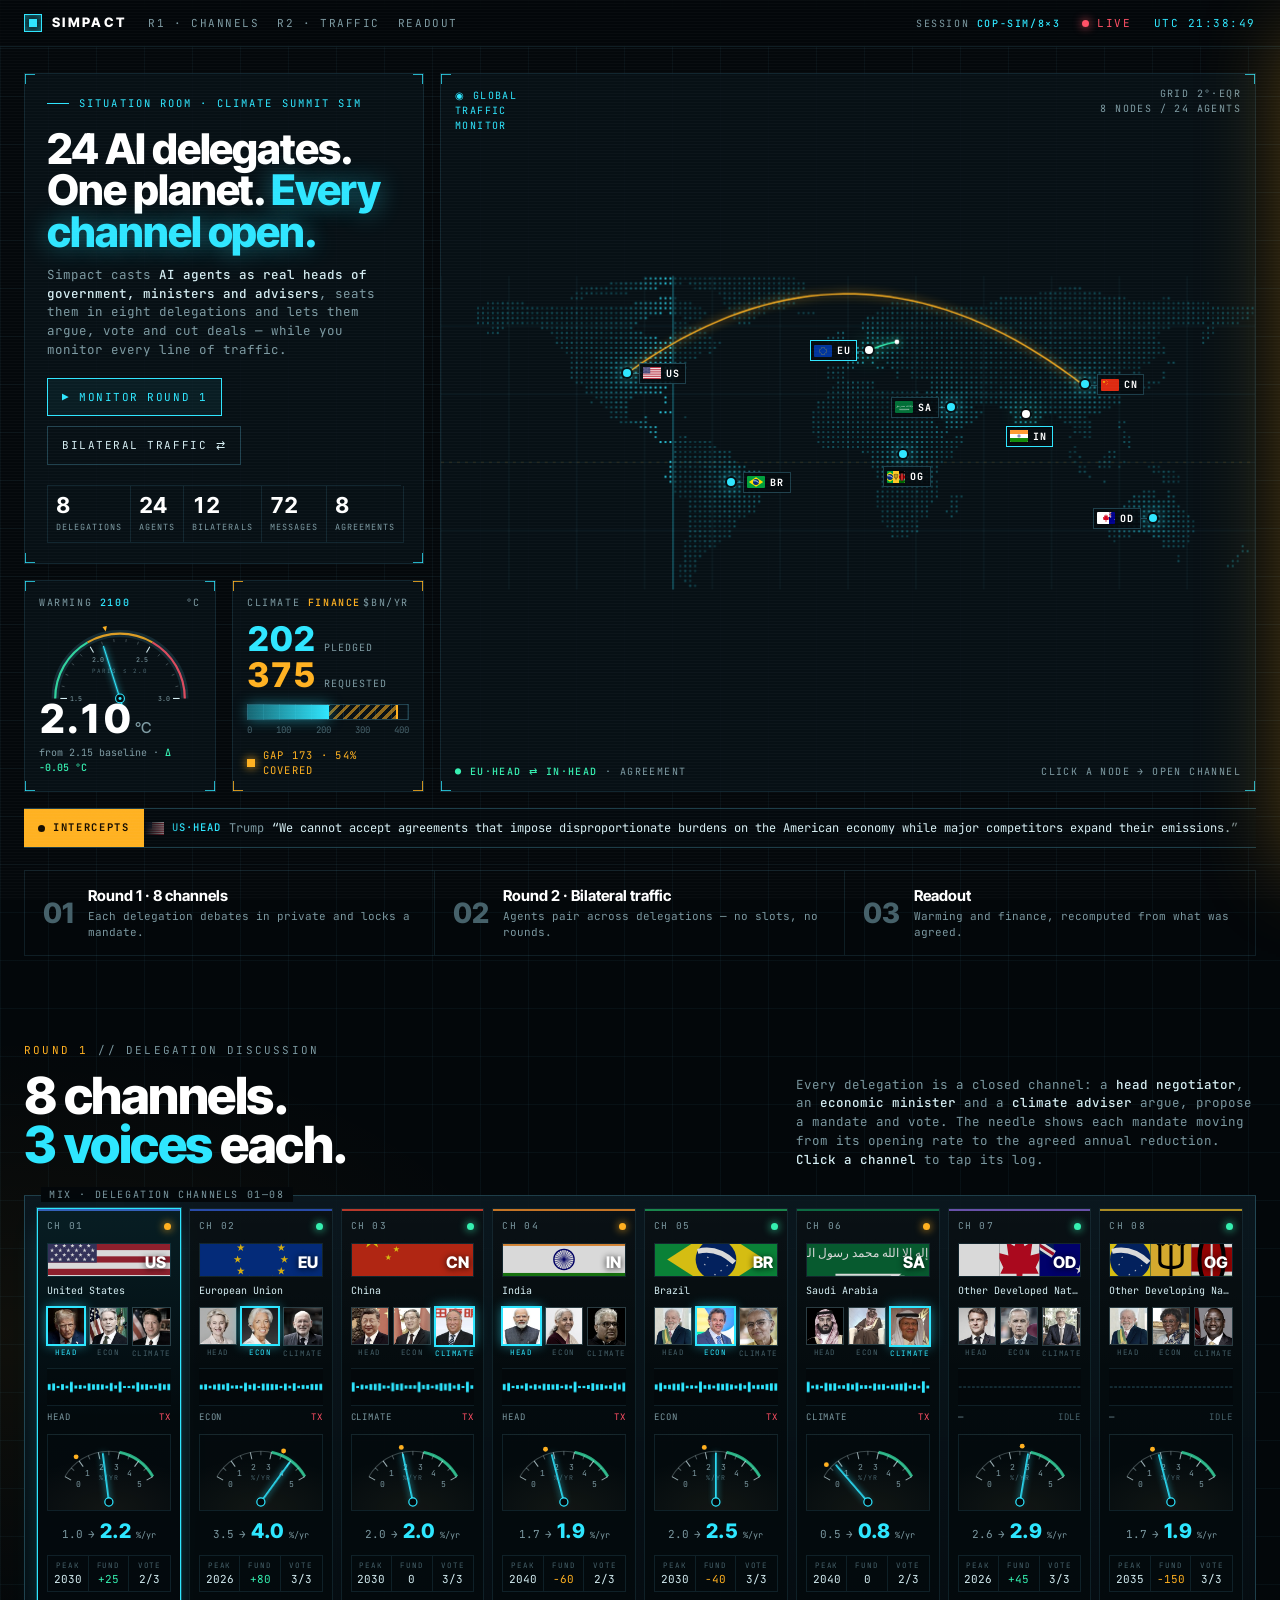
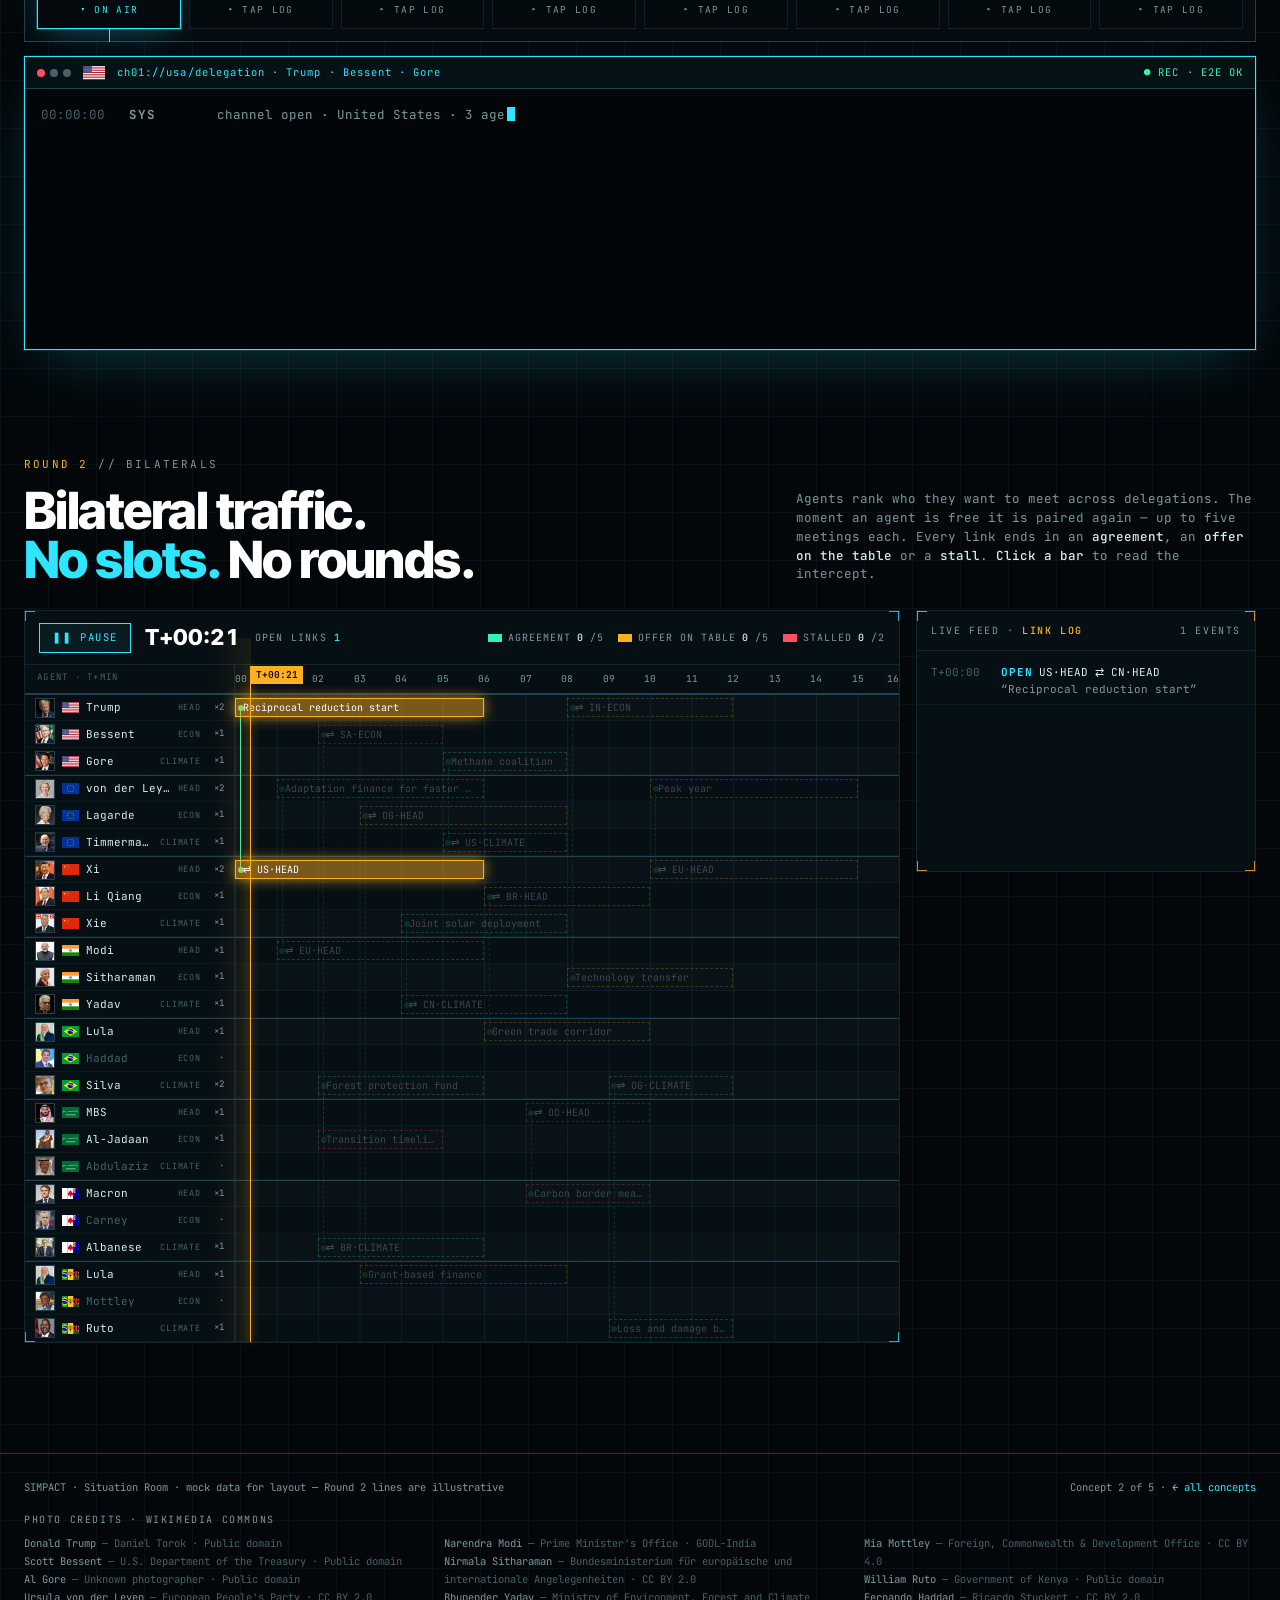
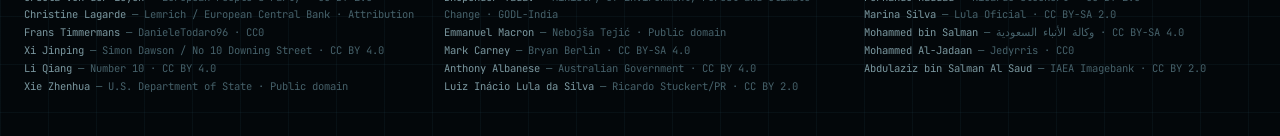
<file: design/landing-concepts/2-situation-room.html>
<!doctype html>
<html lang="en">
<head>
<meta charset="utf-8">
<meta name="viewport" content="width=device-width, initial-scale=1">
<title>Simpact Situation Room</title>
<link rel="preconnect" href="https://fonts.googleapis.com">
<link rel="preconnect" href="https://fonts.gstatic.com" crossorigin>
<link href="https://fonts.googleapis.com/css2?family=Inter+Tight:wght@500;700;800&family=JetBrains+Mono:wght@400;500;700&display=swap" rel="stylesheet">
<style>
:root{
  --bg:#03070a; --bg2:#061016; --panel:rgba(8,17,23,.86); --panel2:rgba(11,24,32,.92);
  --line:rgba(110,220,255,.11); --line2:rgba(110,220,255,.24); --grid:rgba(110,220,255,.045);
  --cy:#2ee6ff; --cy2:#8ff3ff; --teal:#19d3b4; --amber:#ffb020; --red:#ff4f64;
  --ok:#35f0b0; --offer:#ffb020; --stall:#ff4f64;
  --tx:#d5eef3; --dim:#7b98a0; --dim2:#46616a;
  --mono:'JetBrains Mono','IBM Plex Mono',ui-monospace,SFMono-Regular,Menlo,monospace;
  --sans:'Inter Tight','Helvetica Neue',Arial,sans-serif;
  --H:27px; --lab:210px;
  color-scheme: dark;
}
*{box-sizing:border-box}
html,body{overflow-x:clip}
html{scroll-behavior:smooth}
body{
  margin:0; background:var(--bg); color:var(--tx); font:13px/1.5 var(--mono);
  background-image:
    radial-gradient(1200px 600px at 70% -10%, rgba(46,230,255,.10), transparent 60%),
    radial-gradient(900px 500px at 0% 40%, rgba(255,176,32,.05), transparent 60%),
    linear-gradient(var(--grid) 1px, transparent 1px),
    linear-gradient(90deg, var(--grid) 1px, transparent 1px);
  background-size:auto, auto, 48px 48px, 48px 48px;
  -webkit-font-smoothing:antialiased;
}
body::before{ /* noise */
  content:""; position:fixed; inset:0; pointer-events:none; z-index:90; opacity:.07; mix-blend-mode:overlay;
  background-image:url("data:image/svg+xml;utf8,<svg xmlns='http://www.w3.org/2000/svg' width='180' height='180'><filter id='n'><feTurbulence type='fractalNoise' baseFrequency='.85' numOctaves='2' stitchTiles='stitch'/><feColorMatrix values='0 0 0 0 1 0 0 0 0 1 0 0 0 0 1 0 0 0 .6 0'/></filter><rect width='100%' height='100%' filter='url(%23n)'/></svg>");
}
body::after{ /* scanlines */
  content:""; position:fixed; inset:0; pointer-events:none; z-index:91;
  background:repeating-linear-gradient(to bottom, rgba(255,255,255,.022) 0 1px, transparent 1px 3px);
}
.scanband{position:fixed; left:0; right:0; top:-20vh; height:20vh; pointer-events:none; z-index:92;
  background:linear-gradient(to bottom, transparent, rgba(46,230,255,.035), transparent);
  animation:band 9s linear infinite}
@keyframes band{to{transform:translateY(140vh)}}
a{color:inherit}
img{display:block}
button{font:inherit; color:inherit}
:focus-visible{outline:1px solid var(--cy); outline-offset:2px}
.wrap{max-width:1380px; margin:0 auto; padding:0 24px}

/* corner-bracket panel */
.brk{
  --bc:rgba(46,230,255,.75); --bl:10px;
  border:1px solid var(--line);
  background:
    linear-gradient(var(--bc),var(--bc)) 0 0/var(--bl) 1px,
    linear-gradient(var(--bc),var(--bc)) 0 0/1px var(--bl),
    linear-gradient(var(--bc),var(--bc)) 100% 0/var(--bl) 1px,
    linear-gradient(var(--bc),var(--bc)) 100% 0/1px var(--bl),
    linear-gradient(var(--bc),var(--bc)) 0 100%/var(--bl) 1px,
    linear-gradient(var(--bc),var(--bc)) 0 100%/1px var(--bl),
    linear-gradient(var(--bc),var(--bc)) 100% 100%/var(--bl) 1px,
    linear-gradient(var(--bc),var(--bc)) 100% 100%/1px var(--bl),
    var(--panel);
  background-repeat:no-repeat;
}
.lbl{font-size:10px; letter-spacing:.16em; text-transform:uppercase; color:var(--dim)}
.lbl b{color:var(--cy); font-weight:500}

/* ───── top bar ───── */
.top{position:sticky; top:0; z-index:50; border-bottom:1px solid var(--line); background:rgba(3,7,10,.78); backdrop-filter:blur(10px); -webkit-backdrop-filter:blur(10px)}
.top .wrap{display:flex; align-items:center; gap:22px; height:46px; font-size:11px; letter-spacing:.14em; text-transform:uppercase}
.logo{display:flex; align-items:center; gap:10px; font-family:var(--sans); font-weight:800; letter-spacing:.18em; font-size:13px; color:#fff; text-decoration:none}
.logo i{width:18px; height:18px; border:1px solid var(--cy); position:relative; box-shadow:0 0 12px rgba(46,230,255,.5) inset}
.logo i::after{content:""; position:absolute; inset:4px; background:var(--cy); animation:blink 2.4s steps(2) infinite}
.top nav{display:flex; gap:18px; color:var(--dim)}
.top nav a{text-decoration:none}
.top nav a:hover{color:var(--cy)}
.top .sp{flex:1}
.rec{display:flex; align-items:center; gap:8px; color:var(--red)}
.rec i{width:7px; height:7px; border-radius:50%; background:var(--red); box-shadow:0 0 10px var(--red); animation:blink 1.2s steps(2) infinite}
#clock{color:var(--cy); font-variant-numeric:tabular-nums}
@keyframes blink{50%{opacity:.2}}

/* ───── hero ───── */
.hero{padding:26px 0 0}
.hero-grid{display:grid; grid-template-columns:minmax(330px,400px) 1fr; grid-template-areas:"copy map" "read map"; gap:16px}
.copy{grid-area:copy; padding:22px 22px 20px}
.eyebrow{display:flex; gap:10px; align-items:center; font-size:10.5px; letter-spacing:.2em; color:var(--cy); text-transform:uppercase}
.eyebrow::before{content:""; width:22px; height:1px; background:var(--cy)}
h1{font-family:var(--sans); font-weight:800; font-size:clamp(34px,3.3vw,48px); line-height:.98; letter-spacing:-.025em; margin:16px 0 14px; color:#fff}
h1 em{font-style:normal; color:var(--cy); text-shadow:0 0 24px rgba(46,230,255,.45)}
.copy p{color:var(--dim); margin:0 0 18px; font-size:12.5px}
.copy p strong{color:var(--tx); font-weight:500}
.ctas{display:flex; gap:10px; flex-wrap:wrap; margin-bottom:20px}
.btn{display:inline-flex; align-items:center; gap:8px; padding:10px 14px; border:1px solid var(--cy); color:var(--cy); text-decoration:none; font-size:11px; letter-spacing:.14em; text-transform:uppercase; background:rgba(46,230,255,.06); transition:background .2s, color .2s}
.btn:hover{background:var(--cy); color:#001318}
.btn.ghost{border-color:var(--line2); color:var(--tx); background:transparent}
.btn.ghost:hover{border-color:var(--amber); color:var(--amber); background:rgba(255,176,32,.06)}
.stats{display:grid; grid-template-columns:repeat(5,1fr); border-top:1px solid var(--line); border-left:1px solid var(--line)}
.stats div{border-right:1px solid var(--line); border-bottom:1px solid var(--line); padding:8px 8px 7px}
.stats b{display:block; font-family:var(--sans); font-size:22px; font-weight:700; color:#fff; line-height:1; font-variant-numeric:tabular-nums}
.stats span{font-size:8.5px; letter-spacing:.12em; color:var(--dim); text-transform:uppercase}

.map-panel{grid-area:map; position:relative; min-height:500px; overflow:hidden}
.map-panel canvas{position:absolute; inset:0; width:100%; height:100%}
.nodes{position:absolute; inset:0}
.hud-c{position:absolute; font-size:10px; letter-spacing:.14em; text-transform:uppercase; color:var(--dim); pointer-events:none; z-index:3}
.hud-c.tl{top:12px; left:14px; color:var(--cy)} .hud-c.tr{top:12px; right:14px; text-align:right}
.hud-c.bl{bottom:12px; left:14px} .hud-c.br{bottom:12px; right:14px; text-align:right}
#mapLast b{font-weight:500}
.node{position:absolute; width:0; height:0; border:0; padding:0; background:none; cursor:pointer; z-index:2}
.node .dot{position:absolute; left:-4px; top:-4px; width:8px; height:8px; border-radius:50%; background:var(--cy); box-shadow:0 0 0 2px rgba(3,7,10,.9), 0 0 14px var(--cy)}
.node .ping{position:absolute; left:-18px; top:-18px; width:36px; height:36px; border-radius:50%; border:1px solid var(--cy); opacity:0; animation:ping 2.8s cubic-bezier(.2,.6,.3,1) infinite; animation-delay:var(--pd,0s)}
.node.hot .dot{background:#fff; box-shadow:0 0 0 2px rgba(3,7,10,.9), 0 0 22px var(--hc,var(--cy))}
.node.hot .ping{border-color:var(--hc,var(--cy)); animation-duration:1s}
@keyframes ping{0%{transform:scale(.25); opacity:.9} 100%{transform:scale(1.4); opacity:0}}
.chip{position:absolute; display:flex; align-items:center; gap:5px; padding:2px 6px 2px 3px; white-space:nowrap; font-size:10px; font-weight:700; letter-spacing:.08em; background:rgba(3,10,14,.88); border:1px solid var(--line2); color:#fff; top:-10px; left:10px; transition:border-color .2s}
.chip img{width:18px; height:12px; object-fit:cover; border-radius:1px}
.chip::before{content:""; position:absolute; top:50%; width:6px; height:1px; background:var(--line2)}
.node.r .chip{left:12px} .node.r .chip::before{left:-7px}
.node.l .chip{left:auto; right:12px} .node.l .chip::before{right:-7px}
.node.b .chip{left:-20px; top:12px} .node.b .chip::before{display:none}
.node:hover .chip,.node:focus-visible .chip,.node.hot .chip{border-color:var(--cy)}
.node:focus-visible{outline:none}

.readouts{grid-area:read; display:grid; grid-template-columns:1fr 1fr; gap:16px}
.ro{padding:14px 14px 12px; position:relative}
.ro .lbl{display:flex; justify-content:space-between}
.gauge svg{width:100%; height:auto; display:block; margin-top:6px}
.g-val{display:flex; align-items:baseline; gap:4px; font-family:var(--sans); font-weight:800; font-size:40px; line-height:1; color:#fff; margin-top:-8px; font-variant-numeric:tabular-nums}
.g-val small{font-size:15px; color:var(--dim); font-weight:500}
.g-sub{font-size:10px; color:var(--dim); margin-top:6px}
.g-sub b{color:var(--ok); font-weight:500}
#gWob{animation:wob 3.2s ease-in-out infinite; transform-box:view-box; transform-origin:110px 112px}
@keyframes wob{0%,100%{transform:rotate(-.7deg)} 50%{transform:rotate(.8deg)}}
.fin-big{display:flex; flex-direction:column; gap:2px; margin:12px 0 12px}
.fin-big div{display:flex; align-items:baseline; gap:8px}
.fin-big b{font-family:var(--sans); font-weight:800; font-size:34px; line-height:1; font-variant-numeric:tabular-nums}
.fin-big span{font-size:10px; color:var(--dim); letter-spacing:.1em; text-transform:uppercase}
.c-cy{color:var(--cy)} .c-am{color:var(--amber)}
.fbar{position:relative; height:16px; border:1px solid var(--line2); background:repeating-linear-gradient(90deg, transparent 0 calc(10% - 1px), var(--line) calc(10% - 1px) 10%)}
.fbar .gap{position:absolute; top:0; bottom:0; background:repeating-linear-gradient(-45deg, rgba(255,176,32,.55) 0 3px, transparent 3px 7px); border-right:2px solid var(--amber)}
.fbar .fill{position:absolute; left:0; top:0; bottom:0; width:0; background:linear-gradient(90deg, rgba(46,230,255,.4), var(--cy)); box-shadow:0 0 14px rgba(46,230,255,.5); transition:width 1.8s cubic-bezier(.2,.8,.2,1) .4s}
.fbar.on .fill{width:var(--w)}
.fscale{display:flex; justify-content:space-between; font-size:9px; color:var(--dim2); margin-top:4px}
.alert{display:flex; align-items:center; gap:8px; margin-top:10px; font-size:10.5px; letter-spacing:.12em; color:var(--amber); text-transform:uppercase}
.alert i{width:8px; height:8px; background:var(--amber); box-shadow:0 0 10px var(--amber); animation:blink 1s steps(2) infinite}

.ticker{display:flex; margin-top:16px; border-top:1px solid var(--line2); border-bottom:1px solid var(--line2); background:rgba(3,10,14,.75); height:40px; overflow:hidden}
.tk-lab{flex:none; display:flex; align-items:center; gap:8px; padding:0 14px; background:var(--amber); color:#140c00; font-size:10.5px; font-weight:700; letter-spacing:.16em}
.tk-lab i{width:7px; height:7px; border-radius:50%; background:#140c00; animation:blink 1s steps(2) infinite}
.tk-win{flex:1; overflow:hidden; position:relative; -webkit-mask-image:linear-gradient(90deg, transparent, #000 40px, #000 calc(100% - 40px), transparent); mask-image:linear-gradient(90deg, transparent, #000 40px, #000 calc(100% - 40px), transparent)}
.tk-track{display:flex; width:max-content; height:100%; align-items:center; animation:tick var(--dur,120s) linear infinite}
.ticker:hover .tk-track{animation-play-state:paused}
@keyframes tick{to{transform:translateX(-50%)}}
.tk{display:flex; align-items:center; gap:8px; padding:0 26px 0 0; white-space:nowrap; font-size:12px; color:var(--tx)}
.tk img{width:20px; height:13px; object-fit:cover}
.tk b{color:var(--cy); font-weight:500; font-size:10.5px; letter-spacing:.1em}
.tk b.bi{color:var(--amber)}
.tk q{color:var(--tx)} .tk q::before{content:"“"} .tk q::after{content:"”"}
.tk .who{color:var(--dim)}
.tk::after{content:"◆"; color:var(--dim2); font-size:8px; margin-left:18px}

.seq{display:grid; grid-template-columns:repeat(3,1fr); margin:22px 0 0; border:1px solid var(--line)}
.seq a{display:flex; gap:14px; align-items:center; padding:14px 18px; text-decoration:none; border-right:1px solid var(--line); transition:background .2s}
.seq a:last-child{border-right:0}
.seq a:hover{background:rgba(46,230,255,.05)}
.seq .n{font-family:var(--sans); font-weight:800; font-size:28px; color:var(--dim2)}
.seq a:hover .n{color:var(--cy)}
.seq strong{display:block; font-family:var(--sans); font-size:15px; color:#fff; font-weight:700}
.seq span{font-size:11px; color:var(--dim)}

/* ───── sections ───── */
section.sec{padding:84px 0 20px}
.sec-head{display:grid; grid-template-columns:1fr minmax(0,460px); gap:30px; align-items:end; margin-bottom:26px}
.sec-head .tag{display:inline-flex; gap:10px; font-size:11px; letter-spacing:.2em; color:var(--amber); text-transform:uppercase}
.sec-head .tag i{font-style:normal; color:var(--dim)}
h2{font-family:var(--sans); font-weight:800; font-size:clamp(30px,4vw,56px); line-height:.96; letter-spacing:-.03em; margin:12px 0 0; color:#fff}
h2 em{font-style:normal; color:var(--cy)}
.sec-head p{margin:0; color:var(--dim); font-size:12.5px}
.sec-head p strong{color:var(--tx); font-weight:500}

/* ───── Round 1 desk ───── */
.desk{display:grid; grid-template-columns:repeat(8,1fr); gap:8px; padding:12px; border:1px solid var(--line2); background:linear-gradient(180deg, rgba(11,24,32,.9), rgba(5,12,16,.95)); position:relative}
.desk::before{content:"MIX · DELEGATION CHANNELS 01—08"; position:absolute; top:-9px; left:16px; padding:0 8px; background:var(--bg); font-size:10px; letter-spacing:.16em; color:var(--dim)}
.strip{--acc:#2ee6ff; position:relative; display:flex; flex-direction:column; gap:9px; padding:10px 9px 10px; min-width:0; cursor:pointer;
  border:1px solid var(--line); background:linear-gradient(180deg, rgba(255,255,255,.025), transparent 40%), rgba(3,9,12,.8); transition:border-color .2s, background .2s}
.strip::before{content:""; position:absolute; left:0; right:0; top:0; height:2px; background:var(--acc); opacity:.85}
.strip:hover{border-color:var(--line2)}
.strip[aria-pressed="true"]{border-color:var(--cy); background:linear-gradient(180deg, rgba(46,230,255,.09), transparent 50%), rgba(3,9,12,.85); box-shadow:0 0 0 1px rgba(46,230,255,.25), 0 10px 30px -12px rgba(46,230,255,.4)}
.strip[aria-pressed="true"]::after{content:""; position:absolute; left:50%; bottom:-14px; width:1px; height:14px; background:var(--cy)}
.s-top{display:flex; justify-content:space-between; align-items:center; font-size:9.5px; letter-spacing:.14em; color:var(--dim)}
.led{width:7px; height:7px; border-radius:50%; background:var(--ok); box-shadow:0 0 8px var(--ok)}
.led.amb{background:var(--amber); box-shadow:0 0 8px var(--amber)}
.s-flag{position:relative; height:34px; overflow:hidden; border:1px solid var(--line)}
.s-flag img{width:100%; height:100%; object-fit:cover; filter:saturate(.9) brightness(.85)}
.s-flag b{position:absolute; right:4px; bottom:2px; font-family:var(--sans); font-weight:800; font-size:16px; color:#fff; text-shadow:0 1px 6px rgba(0,0,0,.9)}
.s-name{font-size:10px; color:var(--tx); white-space:nowrap; overflow:hidden; text-overflow:ellipsis; margin-top:-3px}
.s-av{display:grid; grid-template-columns:repeat(3,1fr); gap:4px}
.av{margin:0; position:relative}
.av img{width:100%; aspect-ratio:1; object-fit:cover; object-position:50% 20%; border:1px solid var(--line2); filter:grayscale(.55) contrast(1.05); transition:filter .25s, border-color .25s, box-shadow .25s}
.av figcaption{font-size:7.5px; letter-spacing:.08em; color:var(--dim2); text-align:center; margin-top:2px}
.av.tx img{filter:none; border-color:var(--cy); box-shadow:0 0 0 1px var(--cy), 0 0 12px rgba(46,230,255,.6)}
.av.tx figcaption{color:var(--cy)}
.wave{width:100%; height:38px; display:block; border-top:1px solid var(--line); border-bottom:1px solid var(--line); background:rgba(0,0,0,.25)}
.s-tx{display:flex; justify-content:space-between; font-size:9px; letter-spacing:.1em; color:var(--dim); margin-top:-4px}
.s-tx .st{color:var(--dim2)} .s-tx .st.on{color:var(--red)}
.vu{width:100%; height:auto; display:block; background:radial-gradient(120% 100% at 50% 100%, rgba(255,220,150,.06), transparent 70%); border:1px solid var(--line)}
.vu .needle{transform-box:view-box; transform-origin:60px 66px; transform:rotate(var(--a0)); transition:transform 2.2s cubic-bezier(.3,1.45,.45,1) var(--dl,0s)}
.desk.armed .vu .needle{transform:rotate(var(--a1))}
.s-rate{display:flex; align-items:baseline; justify-content:center; gap:5px; font-size:11px; color:var(--dim); margin-top:-4px}
.s-rate b{font-family:var(--sans); font-size:20px; font-weight:800; color:var(--cy)}
.s-rate small{font-size:8.5px}
.s-meta{display:grid; grid-template-columns:repeat(3,1fr); gap:0; margin:0; border:1px solid var(--line)}
.s-meta div{padding:4px 3px; text-align:center; border-right:1px solid var(--line); min-width:0}
.s-meta div:last-child{border-right:0}
.s-meta dt{font-size:7.5px; letter-spacing:.12em; color:var(--dim2)}
.s-meta dd{margin:0; font-size:11px; color:var(--tx); font-variant-numeric:tabular-nums}
.s-meta dd.neg{color:var(--amber)} .s-meta dd.pos{color:var(--ok)}
.s-open{font-size:9.5px; letter-spacing:.14em; color:var(--dim); text-align:center; padding-top:2px}
.strip[aria-pressed="true"] .s-open{color:var(--cy)}

.term{margin-top:14px; border:1px solid var(--cy); background:#020608; box-shadow:0 0 0 1px rgba(46,230,255,.12), 0 20px 60px -20px rgba(46,230,255,.25)}
.term-bar{display:flex; align-items:center; gap:12px; padding:8px 12px; border-bottom:1px solid var(--line2); font-size:10.5px; letter-spacing:.1em; color:var(--dim); background:rgba(46,230,255,.05)}
.term-bar .dots{display:flex; gap:5px} .term-bar .dots i{width:8px; height:8px; border-radius:50%; background:var(--dim2)}
.term-bar .dots i:first-child{background:var(--red)}
.term-bar img{width:22px; height:14px; object-fit:cover}
.term-bar .path{color:var(--cy); white-space:nowrap; overflow:hidden; text-overflow:ellipsis}
.term-bar .sp{flex:1}
.term-bar .enc{color:var(--ok); white-space:nowrap}
.term-body{padding:14px 16px 16px; min-height:260px; font-size:12.5px; line-height:1.65}
.tl{display:grid; grid-template-columns:78px 78px 1fr; gap:10px; padding:2px 0}
.tl[hidden]{display:none}
.tl time{color:var(--dim2); font-variant-numeric:tabular-nums}
.tl .rt{font-weight:700; letter-spacing:.06em}
.tl .rt.head_negotiator{color:var(--cy)} .tl .rt.economic_minister{color:var(--amber)} .tl .rt.climate_adviser{color:var(--ok)}
.tl .rt.sys{color:var(--dim)} .tl .rt.prop{color:#c79bff} .tl .rt.vote{color:var(--red)}
.tl .who{color:var(--dim); margin-right:8px}
.tl .who::after{content:" ›"}
.tl .txt{color:var(--tx)}
.tl.sys .txt{color:var(--dim)}
.tl.fin .txt{color:#fff; font-weight:500}
.cursor{display:inline-block; width:8px; height:14px; background:var(--cy); vertical-align:-2px; margin-left:2px; animation:blink 1s steps(2) infinite}

/* ───── Round 2 ───── */
.r2{display:grid; grid-template-columns:1fr 340px; gap:16px; align-items:start}
.gantt-panel{padding:0; position:relative}
.ctrl{display:flex; flex-wrap:wrap; align-items:center; gap:14px; padding:10px 14px; border-bottom:1px solid var(--line)}
.play{display:inline-flex; align-items:center; gap:8px; padding:6px 12px; border:1px solid var(--cy); background:rgba(46,230,255,.06); color:var(--cy); font-size:10.5px; letter-spacing:.14em; cursor:pointer}
.play:hover{background:var(--cy); color:#001318}
#tNow{font-family:var(--sans); font-size:22px; font-weight:800; color:#fff; font-variant-numeric:tabular-nums; min-width:96px}
.legend{display:flex; gap:14px; flex-wrap:wrap; font-size:10px; letter-spacing:.1em; color:var(--dim); text-transform:uppercase}
.legend span{display:flex; align-items:center; gap:6px}
.legend i{width:14px; height:8px}
.legend b{color:var(--tx); font-weight:500; font-variant-numeric:tabular-nums}
.ctrl .sp{flex:1}
.live-n{font-size:10px; letter-spacing:.12em; color:var(--dim); text-transform:uppercase}
.live-n b{color:var(--cy); font-weight:500}
.g-axis{display:flex; border-bottom:1px solid var(--line2)}
.g-axis .al{width:var(--lab); flex:none; padding:6px 12px; font-size:9px; letter-spacing:.14em; color:var(--dim2); border-right:1px solid var(--line)}
.g-axis .at{flex:1; position:relative; height:28px; cursor:crosshair}
.g-axis .at span{position:absolute; top:7px; transform:translateX(-50%); font-size:9.5px; color:var(--dim); font-variant-numeric:tabular-nums}
.g-axis .at span:first-child{transform:none} .g-axis .at span:last-child{transform:translateX(-100%)}
.g-body{display:flex; position:relative}
.g-labels{width:var(--lab); flex:none; border-right:1px solid var(--line)}
.lane-lab{height:var(--H); display:flex; align-items:center; gap:7px; padding:0 10px; border-bottom:1px solid rgba(110,220,255,.05); min-width:0}
.lane-lab.g0{border-top:1px solid var(--line2)}
.lane-lab .lp{width:20px; height:20px; object-fit:cover; object-position:50% 20%; border:1px solid var(--line2); flex:none}
.lane-lab .lf{width:17px; height:11px; object-fit:cover; flex:none}
.lane-lab .ln{font-size:11px; color:var(--tx); white-space:nowrap; overflow:hidden; text-overflow:ellipsis; flex:1; min-width:0}
.lane-lab .lr{font-size:8.5px; letter-spacing:.1em; color:var(--dim2); flex:none}
.lane-lab .lc{font-size:9px; color:var(--dim); flex:none; width:16px; text-align:right}
.lane-lab.idle .ln{color:var(--dim2)}
.lane-lab.hl{background:rgba(46,230,255,.08)} .lane-lab.hl .ln{color:#fff}
.g-track{flex:1; position:relative; min-width:0; cursor:crosshair;
  background-image:linear-gradient(90deg, rgba(110,220,255,.07) 1px, transparent 1px); background-size:calc(100% / 16) 100%}
.lane-bg{height:var(--H); border-bottom:1px solid rgba(110,220,255,.05)}
.lane-bg.g0{border-top:1px solid var(--line2)}
.lane-bg:nth-child(odd){background:rgba(255,255,255,.012)}
.bar{--oc:var(--ok); position:absolute; height:calc(var(--H) - 8px); padding:0 7px; border:1px solid var(--oc); background:color-mix(in srgb, var(--oc) 22%, transparent); color:#fff; font-size:10px; text-align:left; white-space:nowrap; overflow:hidden; text-overflow:ellipsis; cursor:pointer; z-index:2; transition:opacity .3s, background .3s, box-shadow .3s}
.bar span{pointer-events:none}
.o-agreed{--oc:var(--ok)} .o-offer{--oc:var(--offer)} .o-stalled{--oc:var(--stall)}
.bar.pend{opacity:.22; background:transparent; border-style:dashed}
.bar.live{background:color-mix(in srgb, var(--oc) 45%, transparent); box-shadow:0 0 14px color-mix(in srgb, var(--oc) 70%, transparent); animation:livebar 1s ease-in-out infinite alternate}
@keyframes livebar{to{box-shadow:0 0 4px color-mix(in srgb, var(--oc) 40%, transparent)}}
.bar.hl,.bar:focus-visible{background:var(--oc); color:#02090c; opacity:1; z-index:4}
.link{--oc:var(--ok); position:absolute; width:0; border-left:1px dashed var(--oc); z-index:1; opacity:.55; pointer-events:none; transition:opacity .3s}
.link::before,.link::after{content:""; position:absolute; left:-3.5px; width:6px; height:6px; border-radius:50%; background:var(--oc)}
.link::before{top:-3px} .link::after{bottom:-3px}
.link.pend{opacity:.12} .link.live{opacity:1; border-left-style:solid} .link.hl{opacity:1; border-left:2px solid var(--oc)}
.g-head{position:absolute; top:-28px; bottom:0; width:0; border-left:1px solid var(--amber); z-index:5; pointer-events:none; box-shadow:0 0 10px var(--amber)}
.g-head span{position:absolute; top:0; left:0; transform:translateX(-50%); background:var(--amber); color:#140c00; font-size:9.5px; font-weight:700; padding:2px 5px; white-space:nowrap}
.g-head::after{content:""; position:absolute; top:-28px; bottom:0; left:-40px; width:40px; background:linear-gradient(90deg, transparent, rgba(255,176,32,.08))}

.feed-panel{display:flex; flex-direction:column; max-height:calc(var(--H) * 24 + 110px)}
.feed-head{display:flex; justify-content:space-between; align-items:center; padding:12px 14px; border-bottom:1px solid var(--line)}
.feed{list-style:none; margin:0; padding:6px 0; overflow:auto; flex:1; min-height:220px; scrollbar-width:thin; scrollbar-color:var(--dim2) transparent}
.feed li{animation:fin .4s ease-out}
@keyframes fin{from{opacity:0; transform:translateY(-6px); background:rgba(46,230,255,.12)}}
.feed button{display:grid; grid-template-columns:62px 1fr; gap:8px; width:100%; text-align:left; padding:7px 14px; border:0; border-bottom:1px solid rgba(110,220,255,.06); background:none; cursor:pointer; font-size:11px}
.feed button:hover{background:rgba(46,230,255,.06)}
.feed time{color:var(--dim2); font-variant-numeric:tabular-nums}
.feed .ev{font-weight:700; letter-spacing:.08em; margin-right:6px}
.feed .ev.open{color:var(--cy)} .feed .ev.agreed{color:var(--ok)} .feed .ev.offer{color:var(--offer)} .feed .ev.stalled{color:var(--stall)}
.feed .pr{color:var(--tx)}
.feed em{display:block; font-style:normal; color:var(--dim)}
.feed-empty{padding:14px; color:var(--dim2); font-size:11px}

/* intercept drawer */
.scrim{position:fixed; inset:0; z-index:60; background:rgba(0,4,6,.62); backdrop-filter:blur(2px); opacity:0; pointer-events:none; transition:opacity .25s}
.scrim.on{opacity:1; pointer-events:auto}
.icpt{position:fixed; z-index:61; top:0; right:0; bottom:0; width:min(480px,100%); background:#030a0d; border-left:1px solid var(--amber); transform:translateX(102%); transition:transform .35s cubic-bezier(.2,.8,.2,1); display:flex; flex-direction:column; box-shadow:-30px 0 80px -30px rgba(255,176,32,.35)}
.icpt.on{transform:none}
.icpt-bar{display:flex; align-items:center; gap:10px; padding:12px 16px; background:repeating-linear-gradient(-45deg, rgba(255,176,32,.16) 0 8px, rgba(255,176,32,.06) 8px 16px); border-bottom:1px solid var(--amber); font-size:10.5px; letter-spacing:.14em; color:var(--amber); text-transform:uppercase}
.icpt-bar .sp{flex:1}
.icpt-bar button{border:1px solid var(--amber); background:none; color:var(--amber); padding:4px 9px; font-size:10px; letter-spacing:.12em; cursor:pointer}
.icpt-bar button:hover{background:var(--amber); color:#140c00}
.icpt-body{padding:18px 18px 28px; overflow:auto; flex:1}
.icpt-meta{display:flex; flex-wrap:wrap; gap:6px 16px; font-size:10px; letter-spacing:.12em; color:var(--dim); text-transform:uppercase; margin-bottom:16px}
.icpt-meta b{color:var(--tx); font-weight:500}
.icpt h3{font-family:var(--sans); font-size:26px; font-weight:800; line-height:1.05; margin:0 0 18px; color:#fff; letter-spacing:-.02em}
.parties{display:grid; grid-template-columns:1fr auto 1fr; gap:10px; align-items:center; margin-bottom:18px}
.party{display:flex; gap:10px; align-items:center; min-width:0}
.party.b{flex-direction:row-reverse; text-align:right}
.party .pp{width:52px; height:65px; object-fit:cover; object-position:50% 20%; border:1px solid var(--line2); flex:none}
.party.a .pp{border-color:var(--cy)} .party.b .pp{border-color:var(--amber)}
.party .pn{font-size:11.5px; color:#fff; line-height:1.25}
.party .pr2{display:flex; gap:5px; align-items:center; font-size:9px; letter-spacing:.1em; color:var(--dim); margin-top:4px}
.party.b .pr2{justify-content:flex-end}
.party .pr2 img{width:16px; height:10px; object-fit:cover}
.parties .x{font-size:16px; color:var(--dim)}
.wire{border-top:1px dashed var(--line2); padding-top:14px}
.wl{display:grid; grid-template-columns:auto 1fr; gap:10px; padding:6px 0; font-size:12.5px; line-height:1.55}
.wl .wt{font-size:10px; font-weight:700; letter-spacing:.08em; padding-top:2px}
.wl.a .wt{color:var(--cy)} .wl.b .wt{color:var(--amber)}
.wl .wx{color:var(--tx); word-break:break-word}
.stamp{display:inline-block; margin-top:22px; padding:8px 16px; border:2px solid var(--oc); color:var(--oc); font-family:var(--sans); font-weight:800; font-size:20px; letter-spacing:.12em; text-transform:uppercase; transform:rotate(-4deg); opacity:0; transition:opacity .3s, transform .3s}
.stamp.on{opacity:1; transform:rotate(-4deg) scale(1)}
.icpt-foot{font-size:9.5px; letter-spacing:.12em; color:var(--dim2); margin-top:20px; text-transform:uppercase}

/* footer */
footer{margin-top:90px; border-top:1px solid var(--line2); padding:26px 0 40px; font-size:10.5px; color:var(--dim)}
.f-top{display:flex; justify-content:space-between; gap:16px; flex-wrap:wrap; margin-bottom:16px}
.f-top a{color:var(--cy); text-decoration:none}
.f-top a:hover{text-decoration:underline}
.credits{columns:3 260px; column-gap:28px; color:var(--dim2); line-height:1.7}
.credits div{break-inside:avoid}
.credits a{color:var(--dim); text-decoration:none}
.credits a:hover{color:var(--cy)}

/* ───── responsive ───── */
@media (max-width:1180px){
  .desk{grid-template-columns:repeat(4,1fr)}
  .r2{grid-template-columns:1fr}
  .feed-panel{max-height:360px}
}
@media (max-width:960px){
  .hero-grid{grid-template-columns:1fr; grid-template-areas:"copy" "map" "read"}
  .map-panel{min-height:0; aspect-ratio:1.9}
  .top nav{display:none}
  .sec-head{grid-template-columns:1fr}
  .seq{grid-template-columns:1fr} .seq a{border-right:0; border-bottom:1px solid var(--line)} .seq a:last-child{border-bottom:0}
}
@media (max-width:640px){
  :root{--H:23px; --lab:62px}
  .wrap{padding:0 16px}
  .top .wrap{gap:12px}
  .top .sess{display:none}
  .copy{padding:18px 16px}
  .stats b{font-size:18px}
  .stats div{padding:7px 5px}
  .stats span{font-size:7.5px; letter-spacing:.06em}
  .map-panel{aspect-ratio:1.45}
  .hud-c.tr,.hud-c.br{display:none}
  .readouts{grid-template-columns:1fr}
  .desk{gap:6px; padding:10px 8px}
  .desk::before{content:"MIX · CH 01—08"}
  .strip{padding:8px 5px; gap:7px}
  .s-name,.av figcaption{display:none}
  .s-av{gap:2px}
  .s-flag{height:24px} .s-flag b{font-size:12px}
  .wave{height:26px}
  .s-tx{font-size:7.5px; letter-spacing:.04em}
  .s-rate{font-size:9px} .s-rate b{font-size:15px} .s-rate small{display:none}
  .s-meta{grid-template-columns:1fr} .s-meta div{border-right:0; border-bottom:1px solid var(--line); display:flex; justify-content:space-between; padding:2px 4px}
  .s-meta div:last-child{border-bottom:0}
  .s-meta dd{font-size:9.5px}
  .s-open{font-size:8px; letter-spacing:.06em}
  .tl{grid-template-columns:1fr; gap:0; padding:5px 0; border-bottom:1px solid rgba(110,220,255,.05)}
  .tl time{font-size:10px}
  .term-body{padding:10px 12px; font-size:12px}
  .term-bar .enc{display:none}
  .lane-lab{padding:0 6px; gap:4px}
  .lane-lab .ln,.lane-lab .lr,.lane-lab .lc{display:none}
  .lane-lab .lp{width:17px; height:17px}
  .g-axis .al{padding:6px 4px; font-size:7.5px}
  .g-axis .at span.odd{display:none}
  .bar{padding:0 3px; font-size:0}
  .ctrl{gap:10px}
  .legend{gap:10px; font-size:9px}
  .parties .party .pn{font-size:10.5px}
  .party .pp{width:42px; height:52px}
  .icpt h3{font-size:22px}
}
@media (prefers-reduced-motion:reduce){
  html{scroll-behavior:auto}
  *,*::before,*::after{animation:none!important; transition:none!important}
  .scanband{display:none}
  .tk-win{overflow-x:auto}
  .node .ping{opacity:.35; transform:scale(.7)}
}
</style>
</head>
<body>
<div class="scanband" aria-hidden="true"></div>

<header class="top">
  <div class="wrap">
    <a class="logo" href="#top"><i></i>SIMPACT</a>
    <nav aria-label="Sections"><a href="#r1">R1 · Channels</a><a href="#r2">R2 · Traffic</a><a href="#readout">Readout</a></nav>
    <span class="sp"></span>
    <span class="sess lbl">Session <b>COP-SIM/8×3</b></span>
    <span class="rec"><i></i>LIVE</span>
    <span id="clock">UTC --:--:--</span>
  </div>
</header>

<main id="top">
<section class="hero">
  <div class="wrap">
    <div class="hero-grid">
      <div class="copy brk">
        <div class="eyebrow">Situation room · climate summit sim</div>
        <h1>24 AI delegates. One planet. <em>Every channel open.</em></h1>
        <p>Simpact casts <strong>AI agents as real heads of government, ministers and advisers</strong>, seats them in eight delegations and lets them argue, vote and cut deals — while you monitor every line of traffic.</p>
        <div class="ctas">
          <a class="btn" href="#r1">▶ Monitor Round 1</a>
          <a class="btn ghost" href="#r2">Bilateral traffic ⇄</a>
        </div>
        <div class="stats" id="stats"></div>
      </div>

      <div class="map-panel brk" id="mapPanel">
        <canvas id="map" aria-hidden="true"></canvas>
        <div class="nodes" id="nodes"></div>
        <div class="hud-c tl">◉ Global traffic monitor</div>
        <div class="hud-c tr">Grid 2°·EQR<br>8 nodes / 24 agents</div>
        <div class="hud-c bl" id="mapLast">Awaiting link…</div>
        <div class="hud-c br">Click a node → open channel</div>
      </div>

      <div class="readouts" id="readout">
        <div class="ro gauge brk">
          <div class="lbl"><span>Warming <b>2100</b></span><span>°C</span></div>
          <svg id="gauge" viewBox="0 0 220 124" role="img" aria-label="Projected warming falls from 2.15 to 2.10 degrees Celsius"></svg>
          <div class="g-val"><span id="wVal">2.15</span><small>°C</small></div>
          <div class="g-sub">from 2.15 baseline · <b id="wDelta">Δ 0.00</b></div>
        </div>
        <div class="ro fin brk" style="--bc:rgba(255,176,32,.8)">
          <div class="lbl"><span>Climate <b style="color:var(--amber)">finance</b></span><span>$bn/yr</span></div>
          <div class="fin-big">
            <div><b class="c-cy" id="fPl">202</b><span>pledged</span></div>
            <div><b class="c-am" id="fRq">375</b><span>requested</span></div>
          </div>
          <div class="fbar" id="fbar"><div class="gap" id="fGap"></div><div class="fill" id="fFill"></div></div>
          <div class="fscale"><span>0</span><span>100</span><span>200</span><span>300</span><span>400</span></div>
          <div class="alert"><i></i><span id="fAlert">Gap 173</span></div>
        </div>
      </div>
    </div>

    <div class="ticker" aria-label="Live speech ticker">
      <div class="tk-lab"><i></i>INTERCEPTS</div>
      <div class="tk-win"><div class="tk-track" id="ticker"></div></div>
    </div>

    <div class="seq">
      <a href="#r1"><span class="n">01</span><span><strong>Round 1 · 8 channels</strong><span>Each delegation debates in private and locks a mandate.</span></span></a>
      <a href="#r2"><span class="n">02</span><span><strong>Round 2 · Bilateral traffic</strong><span>Agents pair across delegations — no slots, no rounds.</span></span></a>
      <a href="#readout"><span class="n">03</span><span><strong>Readout</strong><span>Warming and finance, recomputed from what was agreed.</span></span></a>
    </div>
  </div>
</section>

<section class="sec" id="r1">
  <div class="wrap">
    <div class="sec-head">
      <div>
        <span class="tag">Round 1 <i>// delegation discussion</i></span>
        <h2>8 channels.<br><em>3 voices</em> each.</h2>
      </div>
      <p>Every delegation is a closed channel: a <strong>head negotiator</strong>, an <strong>economic minister</strong> and a <strong>climate adviser</strong> argue, propose a mandate and vote. The needle shows each mandate moving from its opening rate to the agreed annual reduction. <strong>Click a channel</strong> to tap its log.</p>
    </div>
    <div class="desk" id="desk"></div>
    <div class="term" id="term" aria-live="polite">
      <div class="term-bar">
        <span class="dots"><i></i><i></i><i></i></span>
        <img id="termFlag" src="" alt="">
        <span class="path" id="termPath">ch01://usa</span>
        <span class="sp"></span>
        <span class="enc">● REC · E2E OK</span>
      </div>
      <div class="term-body" id="termBody"></div>
    </div>
  </div>
</section>

<section class="sec" id="r2">
  <div class="wrap">
    <div class="sec-head">
      <div>
        <span class="tag">Round 2 <i>// bilaterals</i></span>
        <h2>Bilateral traffic.<br><em>No slots.</em> No rounds.</h2>
      </div>
      <p>Agents rank who they want to meet across delegations. The moment an agent is free it is paired again — up to five meetings each. Every link ends in an <strong>agreement</strong>, an <strong>offer on the table</strong> or a <strong>stall</strong>. <strong>Click a bar</strong> to read the intercept.</p>
    </div>
    <div class="r2">
      <div class="gantt-panel brk">
        <div class="ctrl">
          <button class="play" id="play" type="button">❚❚ PAUSE</button>
          <span id="tNow">T+00:00</span>
          <span class="live-n">Open links <b id="liveN">0</b></span>
          <span class="sp"></span>
          <div class="legend" id="legend"></div>
        </div>
        <div class="g-axis"><div class="al">AGENT · T+MIN</div><div class="at" id="gAxis"></div></div>
        <div class="g-body">
          <div class="g-labels" id="gLabels"></div>
          <div class="g-track" id="gTrack"></div>
        </div>
      </div>
      <div class="feed-panel brk" style="--bc:rgba(255,176,32,.8)">
        <div class="feed-head"><span class="lbl">Live feed · <b style="color:var(--amber)">link log</b></span><span class="lbl" id="feedN">0 events</span></div>
        <ol class="feed" id="feed"></ol>
      </div>
    </div>
  </div>
</section>
</main>

<div class="scrim" id="scrim"></div>
<aside class="icpt" id="icpt" role="dialog" aria-modal="true" aria-labelledby="icptTitle" aria-hidden="true">
  <div class="icpt-bar"><span>◉ Intercept</span><span id="icptId">0x0000</span><span class="sp"></span><button type="button" id="icptClose">Close ✕</button></div>
  <div class="icpt-body" id="icptBody"></div>
</aside>

<footer>
  <div class="wrap">
    <div class="f-top">
      <span>SIMPACT · Situation Room · mock data for layout — Round 2 lines are illustrative</span>
      <span>Concept 2 of 5 · <a href="index.html">← all concepts</a></span>
    </div>
    <div class="lbl" style="margin-bottom:8px">Photo credits · Wikimedia Commons</div>
    <div class="credits" id="credits"></div>
  </div>
</footer>

<script src="cast.js"></script>
<script src="data.js"></script>
<script>
'use strict';
(() => {
const S = window.SIM, D = window.DATA;
const RM = matchMedia('(prefers-reduced-motion: reduce)').matches;
const $ = (s, r = document) => r.querySelector(s);
const esc = s => String(s).replace(/[&<>"']/g, c => ({'&': '&amp;', '<': '&lt;', '>': '&gt;', '"': '&quot;', "'": '&#39;'}[c]));
const pad = n => String(n).padStart(2, '0');
const OUTC = {agreed: '#35f0b0', offer: '#ffb020', stalled: '#ff4f64'};
const SHORTN = {'Luiz Inácio Lula da Silva': 'Lula', 'Ursula von der Leyen': 'von der Leyen', 'Mohammed bin Salman': 'MBS',
  'Abdulaziz bin Salman Al Saud': 'Abdulaziz', 'Mohammed Al-Jadaan': 'Al-Jadaan', 'Xi Jinping': 'Xi', 'Li Qiang': 'Li Qiang', 'Xie Zhenhua': 'Xie'};
const shortName = n => SHORTN[n] || n.split(' ').slice(-1)[0];
const agentTag = id => { const a = D.agent(id); return `${D.BY_ID[a.delegation].code}·${D.ROLE_SHORT[a.role]}`; };
const fmtT = m => `T+${pad(Math.floor(m))}:${pad(Math.floor((m % 1) * 60 + 1e-6))}`;
const fmtHMS = s => `${pad(Math.floor(s / 3600))}:${pad(Math.floor(s / 60) % 60)}:${pad(Math.floor(s) % 60)}`;
const fundStr = f => f > 0 ? `+${f}` : f < 0 ? `−${Math.abs(f)}` : '0';
const G = D.GLOBAL;

/* clock */
const clock = $('#clock');
const tickClock = () => { const d = new Date(); clock.textContent = `UTC ${pad(d.getUTCHours())}:${pad(d.getUTCMinutes())}:${pad(d.getUTCSeconds())}`; };
tickClock(); setInterval(tickClock, 1000);

/* stats */
$('#stats').innerHTML = [[D.DELEGATIONS.length, 'Delegations'], [D.AGENTS.length, 'Agents'], [G.bilaterals, 'Bilaterals'], [G.messages, 'Messages'], [G.agreements, 'Agreements']]
  .map(([n, l]) => `<div><b>${esc(n)}</b><span>${esc(l)}</span></div>`).join('');

/* ───────── world map ───────── */
// Coarse land mask: polygons of lon,lat pairs, separated by "|".
const LAND = `-9.5,37 -9,43 -1.5,43.5 -4.5,48 -1,49.5 2,51 4.5,52.5 8,53.5 8.5,57 10.5,57.5 12,56 11,59 5,59 5,62 10,64 14,68 19,70 25,71 31,70 41,67 44,68 54,68.5 60,69 69,73 80,73 87,75 100,78 113,74 130,71 141,72.5 160,70 172,70 180,69 180,65 177,62 170,60 163,59 160,54 156,51 156,57 162,62 150,59.5 142,59 136,54 141,52 140,48 133,43 130,42.5 129,39 129,35 126,34.5 126,37 125,39.5 121.5,40 119,39 118,38 120,37 122,37 121,32 122,30 120,26 117,23.5 113,22 110,21 108,21.5 106,19 109,15 109,12 107,10.5 105,8.7 104.5,10.5 101,12.5 100,13.5 99.5,10 100.5,7 103,4 103.5,1.5 101,3 98.5,8 98,11 98.5,15 97.5,16.5 94.5,16 94,19 92,21 90,22 87,21 86,20 84,18 80,15.5 80,13 79.5,10 77.5,8 76.5,9.5 74.5,14 73,18 72.5,21 70,22.5 68,23.5 66.5,25.5 61.5,25 57.5,25.7 56.3,26.5 56,24 58.7,22.5 59.8,22 57,18.8 55,17 52,16 48,14 43.5,12.7 42.7,15.5 41,19 39,21.5 37,25 35,28 34.5,28 32.5,30 34.2,31.3 35,33 35.8,35 36,36.6 32.5,36.1 30,36.3 27.3,37 26.5,39 26,40.5 23,40.5 24,38 22,36.5 21,38.5 19.5,40.5 19.5,42 15.5,44.5 13.7,45.7 12.3,45.3 12.5,44 14,42 16,41.5 18.5,40.2 16.5,39 15.7,38 16,40 15.5,40 14,41 12,41.9 10.5,43 8.8,44.4 6.5,43.1 4,43.5 3,42 3.2,41.8 0.5,40.5 -0.3,39.5 0,38.7 -0.7,37.6 -2.1,36.7 -4.4,36.7 -5.6,36
|-5.9,35.8 -9.8,31 -10,29 -13,27.5 -17,21 -17,14.7 -16.7,12.5 -15,11 -13.2,8.9 -11.5,6.8 -7.5,4.4 -4,5.2 -1,5 1.5,6 4.5,6.3 6,4.3 8.5,4.5 9.7,3 9.8,1 9,-1 11.8,-3.5 12,-5 13.2,-8.5 13.5,-11.5 12,-14.5 11.8,-17.2 14.4,-22.5 15.2,-27 16.5,-28.6 18.4,-32 18.5,-34.2 20,-34.8 22.5,-34 26,-33.7 28,-32.6 30.5,-30.5 32.4,-28.6 32.6,-26 35.5,-24 35.5,-21.5 34.7,-19.8 36.5,-18.5 40.2,-15.5 40.5,-11 39.3,-8 39,-6 40.2,-2.7 41.6,-1.6 43.5,0.5 46,2.2 48.8,5.5 51,10.5 51.2,11.8 48,11.2 44,10.5 43.2,11.5 42.5,12.5 41,14.5 38.5,18 37.2,21 35.6,23.2 35.5,24 33.5,27.5 32.5,29.9 32.3,31.2 29,30.9 25,31.7 20,31 19.8,32.2 15.5,32.4 11.2,33.2 11,35.5 10,37.2 8.5,36.9 3,36.8 -1,35.3 -2.2,35.1
|-166,68.5 -156,71.3 -141,69.7 -128,70 -115,68.8 -96,68 -94,72 -85,69.5 -82,66 -87,64 -93,61 -94.5,58.8 -92,57 -85,55.3 -82.3,52.9 -79,54.5 -78,58.6 -77,62.5 -70,61 -65,60 -61,56 -56,52 -59.5,47.5 -64.5,49 -66,45 -70,43.8 -70.5,41.8 -74,40.5 -76,38.5 -75.9,36.5 -76.5,34.6 -79,33.3 -81.2,31.5 -80.1,26.7 -80.4,25.2 -81.7,25.9 -82.6,28 -83,29.2 -84.5,30 -86,30.4 -89.4,30.2 -90,29.1 -93.5,29.7 -97,27.9 -97.5,25 -97.8,22.3 -96,19 -94.5,18.2 -91.4,18.6 -90.4,21 -87,21.5 -87.5,19 -88.3,16 -86,15.9 -84,15 -83.3,13 -83.7,11 -82.2,9 -79.5,9.5 -77.5,8.5 -77.9,7.2 -79.8,7.4 -80.5,8.2 -82.8,8.1 -85.7,9.9 -85.9,11 -87.6,13 -91,13.9 -93.5,15.8 -96.5,15.7 -101,17.5 -105.5,20 -105.7,22.7 -109.4,25.6 -112.3,29.4 -114.5,31 -114.7,30 -112,26 -110,23.5 -109.5,23.2 -112,24.8 -115,28 -116.6,31.5 -117.2,32.6 -120.6,34.6 -122.5,37.5 -123.8,39.8 -124.4,42.7 -124,46.3 -124.7,48.4 -123,49.1 -127.6,50.7 -130.4,54.4 -133.5,57.8 -137,59 -140,59.7 -146,60.5 -151.7,59.2 -154,57 -158,55.7 -163,54.6 -157.5,58.6 -162,60 -165.4,61.5 -164.6,63.3 -161,64.4 -166.4,65.2 -164,66.5
|-80,73.7 -68,70 -61.5,66.5 -65,62 -72,63 -78,64.5 -84,68 -89,70.5
|-125,71.5 -118,77 -100,79.5 -80,82.5 -62,82.5 -75,78 -92,75 -105,73
|-73,78 -66,81 -45,82.5 -25,82 -18,79 -20,75 -22,70.5 -26,68.4 -35,66 -40,65 -43,60 -48,61 -51,64 -53.5,67 -55,71 -60,75.8 -68,76
|-24,64.9 -22,63.8 -17,63.5 -13.5,65 -15,66.4 -21,66.3
|-5.7,50 1.5,51.2 1.7,52.8 0,53.5 -1.6,55.5 -2,57.6 -3.3,58.6 -5,58.6 -6,57.5 -5.5,55.5 -4.8,54.8 -3,54 -3,53.3 -4.5,52.9 -4.2,51.6 -5.3,51.7
|-10,51.5 -6.2,52 -6,53.8 -5.5,55.2 -8,55.3 -10,54.2
|-77.3,8.6 -75.5,10.8 -72,12.3 -71.3,11 -68,10.6 -64,10.6 -61.5,10.5 -60,8.5 -57,6 -54,5.8 -51.5,4.2 -50,1.8 -49.5,0 -48,-0.8 -44,-2.4 -40,-2.8 -37,-4.8 -35,-6 -35,-9 -37.5,-12.5 -39,-15 -39.2,-18 -40.8,-21.9 -42,-23 -44.7,-23.4 -48.5,-26 -48.7,-28.5 -51,-31 -53.5,-34 -56,-35 -57,-36.5 -57.6,-38.2 -62.2,-38.8 -62.3,-41 -65,-41 -65,-42.5 -67.5,-46 -65.8,-47.5 -69,-51.5 -68.5,-52.4 -66,-55 -70,-55 -74,-52.5 -75.5,-48 -74,-44 -73.5,-39 -73.2,-37 -71.6,-33 -71.4,-29 -70.4,-23 -70.2,-18.4 -71.5,-17.3 -76,-14 -77.5,-12 -79.6,-7.3 -81.2,-6 -80.3,-3.4 -80.9,-1.1 -80,1 -78.8,1.8 -77.8,4 -77.4,6.7
|44,-25 47,-25.2 49.5,-17.5 50.3,-15.5 49.3,-12 44.4,-16.2 43.3,-21.8
|79.8,6.5 81.8,7.4 81,9.6 79.9,9.4
|130.2,31.3 131.6,31.4 135,33.5 138.5,34.6 140.8,35.7 141,38.3 142,40 141.4,41.5 140,42.3 141.7,42.6 143.3,42 145.5,43.3 142,45.4 141.6,44 140,41.4 139.8,40 137.3,36.8 135.5,35.6 132.5,35.4 130.9,34
|120.1,23 121,22 122,25 121.5,25.3
|120,18.5 122.3,18.5 122,14.5 124.2,12.6 126.5,7 125.4,5.6 123.2,7.7 121.8,6.9 122,10 120,14.5
|95.2,5.6 97.6,5.2 100.4,2.2 104,-1.2 106,-3 105.8,-5.8 104.5,-5.8 102.3,-4 100.3,-1 98.6,1.7
|105.2,-6.8 106,-5.9 108.5,-6.4 111,-6.4 114.6,-7.6 114.4,-8.7 110,-8.1 106.5,-7.4
|109,1.5 109.7,2 111,1.7 113,3.2 115.5,5 117.2,6.9 119.2,5.4 117.8,4 118.4,1 117.5,0 116.5,-2 116,-3.8 114.5,-3.8 113,-3.1 110.2,-2.9 109.6,-1
|119,-5.5 121,-1 125,1.5 124.5,0.5 120.5,0.8 120,-1
|131,-1.3 134,-0.9 137.9,-1.5 141,-2.6 145,-4 147.5,-6 147.8,-8 150,-10.3 147,-10 143.5,-9.1 142.5,-9.3 141,-9.1 138.5,-8.3 137.7,-5.2 134.3,-3.8 132,-2.8
|113.5,-22 114,-26 115,-30 115,-33.8 116.5,-35 118,-35 121,-33.8 124,-33 126,-32.2 129,-31.6 131.2,-31.5 134.2,-32.7 135.5,-34.8 137.8,-32.6 137.5,-35.2 138.5,-35.6 139.6,-37.2 141,-38.2 143.5,-38.8 146.3,-39.1 148,-37.8 150,-37.4 150.8,-34.5 152.5,-32.2 153.6,-28.5 153,-25.5 151,-23 149.2,-21.2 146.3,-19 145.3,-15 143.6,-14.2 142.5,-10.7 141.6,-12.9 141.5,-15.7 140.5,-17.5 139,-17 136,-15.2 136.8,-12.2 132.6,-11.5 131,-12.3 129.4,-14.9 127.8,-14.5 125.2,-14.5 122.9,-16.4 121.2,-19.5 118.8,-20.3 116.7,-20.6
|144.6,-40.7 148.3,-40.9 148,-43.2 146,-43.6 145.2,-42.3
|172.7,-34.4 174.5,-35.8 175.8,-37 178.5,-37.7 177,-39.3 176.8,-40 175,-41.4 174.6,-39.9 173.8,-39.2 174.6,-38 174.2,-36.5
|172.6,-40.5 174.3,-41.7 173,-43.8 171,-45 169,-46.6 166.5,-46 168.3,-44 170.8,-42.5
|-84.9,21.9 -82,23.2 -77,22 -74.2,20.2 -77.7,19.9 -80,21.8
|-74.4,18.4 -72.8,19.9 -69.9,19.7 -68.4,18.6 -71.4,17.6`;
const POLYS = LAND.split('|').map(p => {
  const pts = p.trim().split(/\s+/).map(q => q.split(',').map(Number));
  const xs = pts.map(q => q[0]), ys = pts.map(q => q[1]);
  return {pts, x0: Math.min(...xs), x1: Math.max(...xs), y0: Math.min(...ys), y1: Math.max(...ys)};
});
const isLand = (lon, lat) => POLYS.some(P => {
  if (lon < P.x0 || lon > P.x1 || lat < P.y0 || lat > P.y1) return false;
  let c = false; const v = P.pts;
  for (let i = 0, j = v.length - 1; i < v.length; j = i++) {
    if ((v[i][1] > lat) !== (v[j][1] > lat) && lon < (v[j][0] - v[i][0]) * (lat - v[i][1]) / (v[j][1] - v[i][1]) + v[i][0]) c = !c;
  }
  return c;
});
// delegation node locations [lon, lat, chip side]
const LOC = {usa: [-98, 39, 'r'], eu: [9, 49, 'l'], china: [104, 34, 'r'], india: [78, 21, 'b'], brazil: [-52, -9, 'r'],
  saudi_arabia: [45, 24, 'l'], other_developed: [134, -25, 'l'], other_developing: [24, 3, 'b']};
const LAT0 = 82, LAT1 = -56;

const mapPanel = $('#mapPanel'), cv = $('#map'), ctx = cv.getContext('2d'), nodesEl = $('#nodes');
let M = {W: 0, H: 0, sc: 1, ox: 0, oy: 0, dots: [], pos: {}};
nodesEl.innerHTML = D.DELEGATIONS.map((d, i) => `<button class="node ${LOC[d.id][2]}" type="button" data-id="${esc(d.id)}" style="--pd:${(i * 0.35).toFixed(2)}s" aria-label="${esc(d.name)} — open Round 1 channel" title="${esc(d.name)}"><span class="ping"></span><span class="dot"></span><span class="chip"><img src="${S.flagSrc(d.id)}" alt="">${esc(d.code)}</span></button>`).join('');
const proj = (lon, lat) => [M.ox + (lon + 180) * M.sc, M.oy + (LAT0 - lat) * M.sc];

function layoutMap() {
  const r = mapPanel.getBoundingClientRect(), dpr = Math.min(devicePixelRatio || 1, 2);
  M.W = r.width; M.H = r.height;
  cv.width = Math.round(M.W * dpr); cv.height = Math.round(M.H * dpr);
  ctx.setTransform(dpr, 0, 0, dpr, 0, 0);
  const padY = M.W < 640 ? 18 : 34;
  M.sc = Math.min(M.W / 360, (M.H - padY * 2) / (LAT0 - LAT1));
  M.ox = (M.W - 360 * M.sc) / 2; M.oy = (M.H - (LAT0 - LAT1) * M.sc) / 2;
  const step = Math.max(4.2, M.W / 165);
  M.step = step; M.dots = [];
  const nodePts = D.DELEGATIONS.map(d => proj(LOC[d.id][0], LOC[d.id][1]));
  for (let y = M.oy + step / 2; y < M.oy + (LAT0 - LAT1) * M.sc; y += step) {
    for (let x = M.ox + step / 2; x < M.ox + 360 * M.sc; x += step) {
      const lon = (x - M.ox) / M.sc - 180, lat = LAT0 - (y - M.oy) / M.sc;
      if (!isLand(lon, lat)) continue;
      let nd = 1e9; for (const p of nodePts) nd = Math.min(nd, Math.hypot(p[0] - x, p[1] - y));
      M.dots.push({x, y, nd, ph: Math.random() * 6.28});
    }
  }
  D.DELEGATIONS.forEach((d, i) => {
    const [x, y] = nodePts[i]; M.pos[d.id] = [x, y];
    const el = nodesEl.children[i]; el.style.left = `${x}px`; el.style.top = `${y}px`;
  });
}

const MAPLINKS = D.BILATERALS.map(b => ({from: D.agent(b.a).delegation, to: D.agent(b.b).delegation, b}));
let active = [], nextLink = 0, lastSpawn = -1e9, mapRunning = false;
function spawnLink(now) {
  const L = MAPLINKS[nextLink++ % MAPLINKS.length];
  active.push({...L, t0: now});
  const col = OUTC[L.b.outcome];
  [L.from, L.to].forEach(id => {
    const el = nodesEl.querySelector(`[data-id="${id}"]`);
    el.style.setProperty('--hc', col); el.classList.add('hot');
    setTimeout(() => el.classList.remove('hot'), 1600);
  });
  $('#mapLast').innerHTML = `<b style="color:${col}">● ${esc(agentTag(L.b.a))} ⇄ ${esc(agentTag(L.b.b))}</b> · ${esc(D.OUTCOMES[L.b.outcome])}`;
}
function curvePt(a, c, b, t) { const u = 1 - t; return [u * u * a[0] + 2 * u * t * c[0] + t * t * b[0], u * u * a[1] + 2 * u * t * c[1] + t * t * b[1]]; }
function drawArc(L, prog, alpha) {
  const a = M.pos[L.from], b = M.pos[L.to]; if (!a || !b) return;
  const dx = b[0] - a[0], dy = b[1] - a[1], dist = Math.hypot(dx, dy);
  const c = [(a[0] + b[0]) / 2, (a[1] + b[1]) / 2 - dist * 0.35 - 10];
  const col = OUTC[L.b.outcome];
  ctx.save(); ctx.globalAlpha = alpha; ctx.strokeStyle = col; ctx.lineWidth = 1.4; ctx.shadowColor = col; ctx.shadowBlur = 10;
  ctx.beginPath(); const n = 40;
  for (let i = 0; i <= n * prog; i++) { const p = curvePt(a, c, b, i / n); i ? ctx.lineTo(p[0], p[1]) : ctx.moveTo(p[0], p[1]); }
  ctx.stroke();
  if (prog < 1) { const h = curvePt(a, c, b, prog); ctx.fillStyle = '#fff'; ctx.beginPath(); ctx.arc(h[0], h[1], 2.4, 0, 6.28); ctx.fill(); }
  ctx.restore();
}
function drawMap(now) {
  ctx.clearRect(0, 0, M.W, M.H);
  // graticule
  ctx.strokeStyle = 'rgba(110,220,255,.07)'; ctx.lineWidth = 1; ctx.beginPath();
  for (let lon = -180; lon <= 180; lon += 30) { const [x] = proj(lon, 0); ctx.moveTo(x, M.oy); ctx.lineTo(x, M.oy + (LAT0 - LAT1) * M.sc); }
  for (let lat = -30; lat <= 60; lat += 30) { const [, y] = proj(0, lat); ctx.moveTo(M.ox, y); ctx.lineTo(M.ox + 360 * M.sc, y); }
  ctx.stroke();
  const [, eqY] = proj(0, 0); ctx.strokeStyle = 'rgba(255,176,32,.14)'; ctx.setLineDash([3, 5]); ctx.beginPath(); ctx.moveTo(M.ox, eqY); ctx.lineTo(M.ox + 360 * M.sc, eqY); ctx.stroke(); ctx.setLineDash([]);
  // dots with a sweeping scan line
  const sweepX = RM ? -1e4 : M.ox + ((now / 7000) % 1.25) * 360 * M.sc * 1.0 - 60;
  const r = Math.max(0.9, M.step * 0.2);
  for (const d of M.dots) {
    let a = 0.26 + 0.06 * Math.sin(d.ph + now / 900);
    const sx = d.x - sweepX; if (sx > -80 && sx < 6) a += 0.55 * Math.exp(-(sx * sx) / 900);
    if (d.nd < 40) a += 0.35 * (1 - d.nd / 40);
    ctx.fillStyle = `rgba(46,230,255,${Math.min(a, 1).toFixed(3)})`;
    ctx.fillRect(d.x - r, d.y - r, r * 2, r * 2);
  }
  if (!RM) {
    ctx.fillStyle = 'rgba(46,230,255,.5)'; ctx.fillRect(sweepX + 4, M.oy, 1, (LAT0 - LAT1) * M.sc);
    if (now - lastSpawn > 1300) { spawnLink(now); lastSpawn = now; }
    active = active.filter(L => now - L.t0 < 3600);
    for (const L of active) {
      const age = (now - L.t0) / 3600;
      drawArc(L, Math.min(1, age / 0.38), age < 0.6 ? 1 : 1 - (age - 0.6) / 0.4);
    }
  } else {
    MAPLINKS.forEach(L => drawArc(L, 1, 0.35));
  }
}
function mapLoop(t) { if (!mapRunning) return; drawMap(t); requestAnimationFrame(mapLoop); }
layoutMap();
if (RM) drawMap(0);
else new IntersectionObserver(es => { const v = es[0].isIntersecting; if (v && !mapRunning) { mapRunning = true; requestAnimationFrame(mapLoop); } else if (!v) mapRunning = false; }).observe(mapPanel);
nodesEl.addEventListener('click', e => { const n = e.target.closest('.node'); if (n) { selectChannel(n.dataset.id, true); $('#r1').scrollIntoView({behavior: RM ? 'auto' : 'smooth'}); } });

/* ───────── gauge + finance ───────── */
const GC = {cx: 110, cy: 112, r: 88};
const gPt = (v, rr) => { const a = Math.PI * (1 - (v - 1.5) / 1.5); return [GC.cx + rr * Math.cos(a), GC.cy - rr * Math.sin(a)]; };
const gArc = (v0, v1, rr) => { const p = gPt(v0, rr), q = gPt(v1, rr); return `M${p[0].toFixed(1)} ${p[1].toFixed(1)} A${rr} ${rr} 0 0 1 ${q[0].toFixed(1)} ${q[1].toFixed(1)}`; };
const gAng = v => (v - 1.5) / 1.5 * 180;
(() => {
  let s = `<path d="${gArc(1.5, 3, GC.r)}" stroke="rgba(110,220,255,.12)" stroke-width="10" fill="none"/>`;
  s += `<path d="${gArc(1.5, 2.0, GC.r)}" stroke="#35f0b0" stroke-width="3" fill="none" opacity=".85"/>`;
  s += `<path d="${gArc(2.0, 2.5, GC.r)}" stroke="#ffb020" stroke-width="3" fill="none" opacity=".85"/>`;
  s += `<path d="${gArc(2.5, 3.0, GC.r)}" stroke="#ff4f64" stroke-width="3" fill="none" opacity=".85"/>`;
  for (let i = 0; i <= 15; i++) {
    const v = 1.5 + i * 0.1, maj = i % 5 === 0, p = gPt(v, GC.r - 7), q = gPt(v, GC.r - (maj ? 16 : 11));
    s += `<line x1="${p[0].toFixed(1)}" y1="${p[1].toFixed(1)}" x2="${q[0].toFixed(1)}" y2="${q[1].toFixed(1)}" stroke="${maj ? '#d5eef3' : 'rgba(213,238,243,.35)'}" stroke-width="${maj ? 1.4 : 1}"/>`;
    if (maj) { const t = gPt(v, GC.r - 28); s += `<text x="${t[0].toFixed(1)}" y="${(t[1] + 3).toFixed(1)}" fill="#7b98a0" font-size="9" font-family="JetBrains Mono, monospace" text-anchor="middle">${v.toFixed(1)}</text>`; }
  }
  const g = gPt(2.15, GC.r + 8), ang = gAng(2.15);
  s += `<g transform="rotate(${ang.toFixed(2)} ${g[0].toFixed(1)} ${g[1].toFixed(1)})"><path d="M${g[0] - 4} ${g[1] - 3} L${g[0] + 3} ${g[1]} L${g[0] - 4} ${g[1] + 3}Z" fill="#ffb020"/></g>`;
  s += `<text x="${GC.cx}" y="${GC.cy - 34}" fill="#46616a" font-size="8" letter-spacing="1.5" font-family="JetBrains Mono, monospace" text-anchor="middle">PARIS ≤ 2.0</text>`;
  s += `<g id="gWob"><g id="gNeedle" transform="rotate(${ang.toFixed(2)} ${GC.cx} ${GC.cy})"><line x1="${GC.cx + 10}" y1="${GC.cy}" x2="${GC.cx - GC.r + 14}" y2="${GC.cy}" stroke="#2ee6ff" stroke-width="2" stroke-linecap="round" style="filter:drop-shadow(0 0 4px #2ee6ff)"/></g></g>`;
  s += `<circle cx="${GC.cx}" cy="${GC.cy}" r="6" fill="#03070a" stroke="#2ee6ff" stroke-width="1.5"/><circle cx="${GC.cx}" cy="${GC.cy}" r="2" fill="#2ee6ff"/>`;
  $('#gauge').innerHTML = s;
})();
const [w0, w1] = G.warming;
function setWarm(v) {
  $('#gNeedle').setAttribute('transform', `rotate(${gAng(v).toFixed(2)} ${GC.cx} ${GC.cy})`);
  $('#wVal').textContent = v.toFixed(2);
  $('#wDelta').textContent = `Δ ${(v - w0) <= -0.005 ? '−' : ''}${Math.abs(v - w0).toFixed(2)} °C`;
}
if (RM) setWarm(w1);
else {
  setWarm(w0);
  setTimeout(() => {
    const t0 = performance.now(), dur = 2000;
    const step = t => { const k = Math.min(1, (t - t0) / dur), e = k < .5 ? 4 * k * k * k : 1 - Math.pow(-2 * k + 2, 3) / 2; setWarm(w0 + (w1 - w0) * e); if (k < 1) requestAnimationFrame(step); };
    requestAnimationFrame(step);
  }, 900);
}
const {pledged, requested} = G.finance, FMAX = 400;
$('#fPl').textContent = pledged; $('#fRq').textContent = requested;
$('#fGap').style.left = `${pledged / FMAX * 100}%`; $('#fGap').style.width = `${(requested - pledged) / FMAX * 100}%`;
$('#fbar').style.setProperty('--w', `${pledged / FMAX * 100}%`);
$('#fAlert').textContent = `Gap ${requested - pledged} · ${Math.round(pledged / requested * 100)}% covered`;
requestAnimationFrame(() => requestAnimationFrame(() => $('#fbar').classList.add('on')));

/* ───────── ticker ───────── */
(() => {
  const r1 = D.DELEGATIONS.flatMap(d => d.thread.map(([role, text]) => ({d: d.id, tag: `${d.code}·${D.ROLE_SHORT[role]}`, who: shortName(S.CAST[d.id][role]), text, bi: false})));
  const r2 = D.BILATERALS.flatMap(b => b.lines.map(([side, text]) => { const id = side === 'a' ? b.a : b.b, other = side === 'a' ? b.b : b.a, a = D.agent(id); return {d: a.delegation, tag: `${agentTag(id)} ⇄ ${D.BY_ID[D.agent(other).delegation].code}`, who: shortName(a.name), text, bi: true}; }));
  const mix = []; const n = Math.max(r1.length, r2.length);
  for (let i = 0; i < n; i++) { if (r1[i]) mix.push(r1[i]); if (r2[i] && i % 2 === 0) mix.push(r2[i]); }
  const html = mix.map(m => `<span class="tk"><img src="${S.flagSrc(m.d)}" alt=""><b class="${m.bi ? 'bi' : ''}">${esc(m.tag)}</b><span class="who">${esc(m.who)}</span><q>${esc(m.text)}</q></span>`).join('');
  const tr = $('#ticker'); tr.innerHTML = html + (RM ? '' : html);
  requestAnimationFrame(() => tr.style.setProperty('--dur', `${Math.round(tr.scrollWidth / 2 / 70)}s`));
})();

/* ───────── Round 1: desk ───────── */
const desk = $('#desk');
const vuAng = r => -60 + Math.min(r, 5) / 5 * 120;
const vuPt = (deg, rr) => { const a = deg * Math.PI / 180; return [60 + rr * Math.sin(a), 66 - rr * Math.cos(a)]; };
function vuSVG(d) {
  let s = `<svg class="vu" viewBox="0 0 120 74" aria-hidden="true">`;
  const ap = (a0, a1, rr) => { const p = vuPt(a0, rr), q = vuPt(a1, rr); return `M${p[0].toFixed(1)} ${p[1].toFixed(1)} A${rr} ${rr} 0 0 1 ${q[0].toFixed(1)} ${q[1].toFixed(1)}`; };
  s += `<path d="${ap(-60, 60, 50)}" stroke="rgba(213,238,243,.25)" stroke-width="1" fill="none"/>`;
  s += `<path d="${ap(vuAng(3), 60, 50)}" stroke="#35f0b0" stroke-width="3" fill="none" opacity=".7"/>`;
  for (let i = 0; i <= 10; i++) {
    const a = -60 + i * 12, maj = i % 2 === 0, p = vuPt(a, 50), q = vuPt(a, maj ? 43 : 46);
    s += `<line x1="${p[0].toFixed(1)}" y1="${p[1].toFixed(1)}" x2="${q[0].toFixed(1)}" y2="${q[1].toFixed(1)}" stroke="rgba(213,238,243,${maj ? .7 : .35})" stroke-width="1"/>`;
    if (maj) { const t = vuPt(a, 35); s += `<text x="${t[0].toFixed(1)}" y="${(t[1] + 3).toFixed(1)}" font-size="8" fill="#7b98a0" text-anchor="middle" font-family="JetBrains Mono, monospace">${i / 2}</text>`; }
  }
  const g = vuPt(vuAng(d.rate[0]), 55);
  s += `<circle cx="${g[0].toFixed(1)}" cy="${g[1].toFixed(1)}" r="2.4" fill="#ffb020"/>`;
  s += `<text x="60" y="44" font-size="6.5" fill="#46616a" text-anchor="middle" letter-spacing="1" font-family="JetBrains Mono, monospace">%/YR</text>`;
  s += `<line class="needle" x1="60" y1="66" x2="60" y2="18" stroke="#2ee6ff" stroke-width="1.6" stroke-linecap="round" style="filter:drop-shadow(0 0 3px #2ee6ff)"/>`;
  s += `<circle cx="60" cy="66" r="4" fill="#03070a" stroke="#2ee6ff" stroke-width="1.2"/></svg>`;
  return s;
}
desk.innerHTML = D.DELEGATIONS.map((d, i) => {
  const unanimous = /^3 of 3/.test(d.votes);
  return `<div class="strip" role="button" tabindex="0" aria-pressed="false" data-id="${esc(d.id)}" aria-label="${esc(d.name)} channel — open log"
    style="--acc:${esc(d.accent)};--a0:${vuAng(d.rate[0]).toFixed(1)}deg;--a1:${vuAng(d.rate[1]).toFixed(1)}deg;--dl:${(i * 0.12).toFixed(2)}s">
    <div class="s-top"><span>CH ${pad(i + 1)}</span><i class="led ${unanimous ? '' : 'amb'}" title="${esc(d.status)}"></i></div>
    <div class="s-flag"><img src="${S.flagSrc(d.id)}" alt="${esc(d.name)} flag"><b>${esc(d.code)}</b></div>
    <div class="s-name">${esc(d.name)}</div>
    <div class="s-av">${D.ROLE_KEYS.map(role => { const n = S.CAST[d.id][role]; return `<figure class="av" data-role="${role}"><img src="${S.PHOTOS[n]}" alt="${esc(n)}, ${esc(D.ROLES[role])}" title="${esc(n)} · ${esc(D.ROLES[role])}"><figcaption>${esc(D.ROLE_SHORT[role])}</figcaption></figure>`; }).join('')}</div>
    <canvas class="wave"></canvas>
    <div class="s-tx"><span class="who">—</span><span class="st">IDLE</span></div>
    ${vuSVG(d)}
    <div class="s-rate"><span>${d.rate[0].toFixed(1)}</span>→<b>${d.rate[1].toFixed(1)}</b><small>%/yr</small></div>
    <dl class="s-meta"><div><dt>PEAK</dt><dd>${esc(d.peak)}</dd></div><div><dt>FUND</dt><dd class="${d.fund < 0 ? 'neg' : d.fund > 0 ? 'pos' : ''}">${esc(fundStr(d.fund))}</dd></div><div><dt>VOTE</dt><dd>${esc(d.votes.replace(' of ', '/'))}</dd></div></dl>
    <div class="s-open">▸ TAP LOG</div>
  </div>`;
}).join('');
const strips = [...desk.querySelectorAll('.strip')];

// per-channel speaking simulation drives avatar highlight + waveform
const CH = strips.map((el, i) => ({el, d: D.DELEGATIONS[i], cv: el.querySelector('.wave'), line: i % D.DELEGATIONS[i].thread.length, talking: false, until: 0, bars: new Float32Array(28), who: el.querySelector('.s-tx .who'), st: el.querySelector('.s-tx .st')}));
function sizeWaves() { const dpr = Math.min(devicePixelRatio || 1, 2); CH.forEach(c => { const r = c.cv.getBoundingClientRect(); c.cv.width = Math.max(1, Math.round(r.width * dpr)); c.cv.height = Math.max(1, Math.round(r.height * dpr)); c.dpr = dpr; }); }
function setSpeaker(c, role) {
  c.el.querySelectorAll('.av').forEach(a => a.classList.toggle('tx', a.dataset.role === role));
  c.who.textContent = role ? D.ROLE_SHORT[role] : '—';
  c.st.textContent = role ? 'TX' : 'IDLE'; c.st.classList.toggle('on', !!role);
}
function drawWave(c, now) {
  const g = c.cv.getContext('2d'), W = c.cv.width, H = c.cv.height, n = c.bars.length, bw = W / n;
  g.clearRect(0, 0, W, H);
  for (let i = 0; i < n; i++) {
    const target = c.talking ? (0.25 + 0.75 * Math.abs(Math.sin(now / 90 + i * 1.7 + c.line) * Math.sin(now / 230 + i * 0.6))) * (0.6 + 0.4 * Math.random()) : 0.04 + 0.03 * Math.random();
    c.bars[i] += (target - c.bars[i]) * 0.35;
    const h = Math.max(1, c.bars[i] * H * 0.92);
    g.fillStyle = c.talking ? (c.bars[i] > 0.82 ? '#ffb020' : '#2ee6ff') : 'rgba(110,220,255,.35)';
    g.fillRect(i * bw + bw * 0.18, (H - h) / 2, bw * 0.64, h);
  }
}
let deskRunning = false;
function deskLoop(now) {
  if (!deskRunning) return;
  CH.forEach((c, i) => {
    if (now > c.until) {
      if (c.talking) { c.talking = false; c.until = now + 500 + Math.random() * 900; setSpeaker(c, null); }
      else { const [role, text] = c.d.thread[c.line % c.d.thread.length]; c.line++; c.talking = true; c.until = now + 1400 + text.length * 32; setSpeaker(c, role); }
    }
    drawWave(c, now);
  });
  requestAnimationFrame(deskLoop);
}
sizeWaves();
if (RM) { CH.forEach((c, i) => { c.talking = i % 2 === 0; setSpeaker(c, c.talking ? c.d.thread[0][0] : null); for (let k = 0; k < 6; k++) drawWave(c, k * 50 + i * 300); }); desk.classList.add('armed'); }
else {
  CH.forEach((c, i) => { c.until = performance.now() + i * 260; });
  new IntersectionObserver(es => {
    const v = es[0].isIntersecting;
    if (v) { desk.classList.add('armed'); if (!deskRunning) { deskRunning = true; requestAnimationFrame(deskLoop); } } else deskRunning = false;
  }, {threshold: 0.15}).observe(desk);
}

// terminal log
const termBody = $('#termBody');
let termToken = 0, termSeen = false, selected = null;
function buildLog(d) {
  const L = []; let s = 0;
  L.push({t: s, cls: 'sys', tag: 'SYS', who: '', text: `channel open · ${d.name} · 3 agents seated · mandate draft pending`});
  d.thread.forEach(([role, text]) => { s += 14 + Math.round(text.length * 0.42); L.push({t: s, cls: role, tag: `[${D.ROLE_SHORT[role]}]`, who: shortName(S.CAST[d.id][role]), text}); });
  s += 22; L.push({t: s, cls: 'prop', tag: 'PROPOSE', who: '', text: `mandate → ${d.rate[1].toFixed(1)}%/yr · peak ${d.peak} · fund ${fundStr(d.fund)} $bn/yr`});
  s += 9; L.push({t: s, cls: 'vote', tag: 'VOTE', who: '', text: `${d.votes} in favour`});
  s += 3; L.push({t: s, cls: 'sys', tag: 'SYS', who: '', text: `${d.status.toUpperCase()} · position locked (${d.rate[0].toFixed(1)}% → ${d.rate[1].toFixed(1)}%/yr)`, fin: true});
  return L;
}
function renderTerm(d, animate) {
  const tok = ++termToken;
  const idx = D.DELEGATIONS.indexOf(d);
  $('#termFlag').src = S.flagSrc(d.id); $('#termFlag').alt = `${d.name} flag`;
  $('#termPath').textContent = `ch${pad(idx + 1)}://${d.id}/delegation · ${D.ROLE_KEYS.map(r => shortName(S.CAST[d.id][r])).join(' · ')}`;
  const L = buildLog(d);
  termBody.innerHTML = L.map((l, i) => `<div class="tl ${l.cls === 'sys' ? 'sys' : ''} ${l.fin ? 'fin' : ''}" data-i="${i}" ${animate ? 'hidden' : ''}><time>${fmtHMS(l.t)}</time><span class="rt ${esc(l.cls)}">${esc(l.tag)}</span><span>${l.who ? `<span class="who">${esc(l.who)}</span>` : ''}<span class="txt">${animate ? '' : esc(l.text)}</span></span></div>`).join('') + `<span class="cursor"></span>`;
  if (!animate) return;
  const rows = [...termBody.querySelectorAll('.tl')], cursor = termBody.querySelector('.cursor');
  let r = 0, ch = 0;
  const step = () => {
    if (tok !== termToken) return;
    if (r >= rows.length) return;
    const row = rows[r], txt = row.querySelector('.txt'), full = L[r].text;
    row.hidden = false; row.querySelector('.txt').after(cursor);
    ch = Math.min(full.length, ch + 3); txt.textContent = full.slice(0, ch);
    if (ch >= full.length) { r++; ch = 0; setTimeout(() => requestAnimationFrame(step), 220); if (r >= rows.length) termBody.appendChild(cursor); }
    else requestAnimationFrame(step);
  };
  requestAnimationFrame(step);
}
function selectChannel(id, animate) {
  const d = D.BY_ID[id]; if (!d) return;
  selected = id;
  strips.forEach(s => { const on = s.dataset.id === id; s.setAttribute('aria-pressed', on); s.querySelector('.s-open').textContent = on ? '▾ ON AIR' : '▸ TAP LOG'; });
  renderTerm(d, animate && !RM);
}
desk.addEventListener('click', e => { const s = e.target.closest('.strip'); if (s) { selectChannel(s.dataset.id, true); const t = $('#term').getBoundingClientRect(); if (t.top > innerHeight - 120) $('#term').scrollIntoView({behavior: RM ? 'auto' : 'smooth', block: 'nearest'}); } });
desk.addEventListener('keydown', e => { const s = e.target.closest('.strip'); if (s && (e.key === 'Enter' || e.key === ' ')) { e.preventDefault(); selectChannel(s.dataset.id, true); } });
selectChannel('usa', false);
if (!RM) new IntersectionObserver(es => { if (es[0].isIntersecting && !termSeen) { termSeen = true; selectChannel(selected, true); } }, {threshold: 0.3}).observe($('#term'));

/* ───────── Round 2: gantt ───────── */
const T = Math.ceil(Math.max(...D.BILATERALS.map(b => b.t + b.d))) + 1;
const LANES = D.AGENTS, LIDX = Object.fromEntries(LANES.map((a, i) => [a.id, i]));
const MCOUNT = {}; D.BILATERALS.forEach(b => { MCOUNT[b.a] = (MCOUNT[b.a] || 0) + 1; MCOUNT[b.b] = (MCOUNT[b.b] || 0) + 1; });
const gTrack = $('#gTrack'), gLabels = $('#gLabels'), gAxis = $('#gAxis');
gTrack.style.backgroundSize = `calc(100% / ${T}) 100%`;
gAxis.innerHTML = Array.from({length: T + 1}, (_, m) => `<span class="${m % 2 ? 'odd' : ''}" style="left:${(m / T * 100).toFixed(3)}%">${pad(m)}</span>`).join('');
gLabels.innerHTML = LANES.map((a, i) => { const d = D.BY_ID[a.delegation]; return `<div class="lane-lab ${i % 3 === 0 ? 'g0' : ''} ${MCOUNT[a.id] ? '' : 'idle'}" data-l="${i}" title="${esc(a.name)} · ${esc(D.ROLES[a.role])} · ${esc(d.name)}"><img class="lp" src="${S.PHOTOS[a.name]}" alt="${esc(a.name)}"><img class="lf" src="${S.flagSrc(d.id)}" alt="${esc(d.code)}"><span class="ln">${esc(shortName(a.name))}</span><span class="lr">${esc(D.ROLE_SHORT[a.role])}</span><span class="lc">${MCOUNT[a.id] ? '×' + MCOUNT[a.id] : '·'}</span></div>`; }).join('');
let gh = LANES.map((a, i) => `<div class="lane-bg ${i % 3 === 0 ? 'g0' : ''}"></div>`).join('');
D.BILATERALS.forEach((b, i) => {
  const la = LIDX[b.a], lb = LIDX[b.b], left = (b.t / T * 100).toFixed(3), w = (b.d / T * 100).toFixed(3);
  const label = `${agentTag(b.a)} ⇄ ${agentTag(b.b)} · ${b.topic} · ${D.OUTCOMES[b.outcome]}`;
  gh += `<button type="button" class="bar o-${esc(b.outcome)}" data-i="${i}" style="left:${left}%;width:${w}%;top:calc(var(--H) * ${la} + 4px)" aria-label="${esc(label)}"><span>${esc(b.topic)}</span></button>`;
  gh += `<button type="button" class="bar o-${esc(b.outcome)}" data-i="${i}" style="left:${left}%;width:${w}%;top:calc(var(--H) * ${lb} + 4px)" aria-label="${esc(label)}" tabindex="-1"><span>⇄ ${esc(agentTag(b.a))}</span></button>`;
  const lo = Math.min(la, lb), hi = Math.max(la, lb);
  gh += `<i class="link o-${esc(b.outcome)}" data-i="${i}" style="left:calc(${left}% + 5px);top:calc(var(--H) * ${lo + 0.5});height:calc(var(--H) * ${hi - lo})"></i>`;
});
gh += `<div class="g-head" id="gHead"><span id="gHeadLab">T+00:00</span></div>`;
gTrack.innerHTML = gh;
const gHead = $('#gHead'), gHeadLab = $('#gHeadLab');
const MEL = D.BILATERALS.map((b, i) => [...gTrack.querySelectorAll(`[data-i="${i}"]`)]);
const MST = D.BILATERALS.map(() => -1);
// legend
const OC = {agreed: 0, offer: 0, stalled: 0}; D.BILATERALS.forEach(b => OC[b.outcome]++);
$('#legend').innerHTML = Object.keys(OC).map(k => `<span><i style="background:${OUTC[k]}"></i>${esc(D.OUTCOMES[k])} <b id="lg-${k}">0</b>/${OC[k]}</span>`).join('');

// hover linking: highlight both bars, connector and lane labels
function hl(i, on) {
  if (i == null) return;
  MEL[i].forEach(el => el.classList.toggle('hl', on));
  const b = D.BILATERALS[i];
  [b.a, b.b].forEach(id => gLabels.children[LIDX[id]].classList.toggle('hl', on));
}
let hov = null;
gTrack.addEventListener('pointerover', e => { const b = e.target.closest('.bar'); const i = b ? +b.dataset.i : null; if (i !== hov) { hl(hov, false); hov = i; hl(hov, true); } });
gTrack.addEventListener('pointerleave', () => { hl(hov, false); hov = null; });
gTrack.addEventListener('focusin', e => { const b = e.target.closest('.bar'); if (b) { hl(hov, false); hov = +b.dataset.i; hl(hov, true); } });
gTrack.addEventListener('click', e => {
  const b = e.target.closest('.bar');
  if (b) { openIntercept(+b.dataset.i, b); return; }
  const r = gTrack.getBoundingClientRect(); setNow((e.clientX - r.left) / r.width * T);
});
gAxis.addEventListener('click', e => { const r = gAxis.getBoundingClientRect(); setNow((e.clientX - r.left) / r.width * T); });

// playback
const feed = $('#feed');
let now = 0, lastNow = -0.001, playing = false, holdUntil = 0, lastFrame = 0, events = 0;
const SPEED = T / 26; // minutes per second
const EVENTS = D.BILATERALS.flatMap((b, i) => [{t: b.t, i, kind: 'open'}, {t: b.t + b.d, i, kind: 'close'}]).sort((x, y) => x.t - y.t || (x.kind === 'close' ? -1 : 1));
function feedItem(ev) {
  const b = D.BILATERALS[ev.i], li = document.createElement('li');
  const lab = ev.kind === 'open' ? `<span class="ev open">OPEN</span>` : `<span class="ev ${esc(b.outcome)}">${esc(D.OUTCOMES[b.outcome].toUpperCase())}</span>`;
  li.innerHTML = `<button type="button" data-i="${ev.i}"><time>${fmtT(ev.t)}</time><span>${lab}<span class="pr">${esc(agentTag(b.a))} ⇄ ${esc(agentTag(b.b))}</span><em>${ev.kind === 'open' ? '“' + esc(b.topic) + '”' : esc(shortName(D.agent(b.a).name)) + ' × ' + esc(shortName(D.agent(b.b).name)) + ' · ' + b.d + ' min'}</em></span></button>`;
  feed.prepend(li); events++;
  while (feed.children.length > 40) feed.lastChild.remove();
  $('#feedN').textContent = `${events} events`;
}
feed.addEventListener('click', e => { const b = e.target.closest('button[data-i]'); if (b) openIntercept(+b.dataset.i, b); });
function updateBars() {
  let live = 0; const done = {agreed: 0, offer: 0, stalled: 0};
  D.BILATERALS.forEach((b, i) => {
    const st = now < b.t ? 0 : now < b.t + b.d ? 1 : 2;
    if (st === 1) live++; if (st === 2) done[b.outcome]++;
    if (st !== MST[i]) { MST[i] = st; MEL[i].forEach(el => { el.classList.toggle('pend', st === 0); el.classList.toggle('live', st === 1); }); }
  });
  $('#liveN').textContent = live;
  Object.keys(done).forEach(k => { $(`#lg-${k}`).textContent = done[k]; });
  const pct = Math.min(100, now / T * 100);
  gHead.style.left = `${pct}%`; gHeadLab.textContent = fmtT(Math.min(now, T)); $('#tNow').textContent = fmtT(Math.min(now, T));
  gHeadLab.style.transform = pct > 92 ? 'translateX(-100%)' : pct < 6 ? 'none' : 'translateX(-50%)';
}
function emit(from, to) { EVENTS.forEach(ev => { if (ev.t > from && ev.t <= to) feedItem(ev); }); }
function setNow(m) {
  now = Math.max(0, Math.min(T, m)); feed.innerHTML = ''; events = 0;
  emit(-1, now); if (!events) feed.innerHTML = `<li class="feed-empty">No traffic yet — press play.</li>`, events = 0;
  lastNow = now; updateBars();
}
function frame(t) {
  if (!playing) return;
  const dt = lastFrame ? Math.min(0.1, (t - lastFrame) / 1000) : 0; lastFrame = t;
  if (now >= T) {
    if (!holdUntil) holdUntil = t + 2600;
    if (t > holdUntil) { holdUntil = 0; setNow(0); }
  } else {
    if (feed.querySelector('.feed-empty')) feed.innerHTML = '';
    now = Math.min(T, now + dt * SPEED); emit(lastNow, now); lastNow = now; updateBars();
  }
  requestAnimationFrame(frame);
}
const playBtn = $('#play');
function setPlaying(p) {
  playing = p; playBtn.textContent = p ? '❚❚ PAUSE' : '▶ PLAY'; playBtn.setAttribute('aria-pressed', String(p));
  if (p) { if (now >= T) setNow(0); lastFrame = 0; requestAnimationFrame(frame); }
}
playBtn.addEventListener('click', () => setPlaying(!playing));
if (RM) { setNow(T); setPlaying(false); }
else {
  setNow(0); setPlaying(false);
  let started = false;
  new IntersectionObserver(es => { if (es[0].isIntersecting && !started) { started = true; setPlaying(true); } }, {threshold: 0.25}).observe(gTrack);
}

/* ───────── intercept drawer ───────── */
const icpt = $('#icpt'), scrim = $('#scrim'), icptBody = $('#icptBody');
let lastFocus = null, decToken = 0;
const GLYPHS = '░▒▓█#%&@$<>/\\01ABCDEFX';
function openIntercept(i, from) {
  const b = D.BILATERALS[i], A = D.agent(b.a), B = D.agent(b.b), col = OUTC[b.outcome];
  lastFocus = from || document.activeElement;
  $('#icptId').textContent = `0x${((i + 7) * 2654435761 >>> 0).toString(16).slice(-4).toUpperCase()} · LINK ${pad(i + 1)}`;
  const party = (ag, side) => { const d = D.BY_ID[ag.delegation]; return `<div class="party ${side}"><img class="pp" src="${S.PHOTOS[ag.name]}" alt="${esc(ag.name)}"><div><div class="pn">${esc(ag.name)}</div><div class="pr2"><img src="${S.flagSrc(d.id)}" alt="">${esc(d.code)} · ${esc(D.ROLE_SHORT[ag.role])}</div></div></div>`; };
  icptBody.innerHTML = `
    <div class="icpt-meta"><span>Window <b>${fmtT(b.t)} → ${fmtT(b.t + b.d)}</b></span><span>Duration <b>${b.d} min</b></span><span>Signal <b style="color:var(--ok)">decrypted</b></span></div>
    <h3 id="icptTitle">${esc(b.topic)}</h3>
    <div class="parties">${party(A, 'a')}<span class="x">⇄</span>${party(B, 'b')}</div>
    <div class="wire">${b.lines.map(([s, text]) => { const ag = s === 'a' ? A : B; return `<div class="wl ${s}"><span class="wt">${esc(agentTag(ag.id))} ▸</span><span class="wx" data-t="${esc(text)}"></span></div>`; }).join('')}</div>
    <div class="stamp" style="--oc:${col}">${esc(D.OUTCOMES[b.outcome])}</div>
    <div class="icpt-foot">Intercepted on bilateral link · Round 2 · illustrative transcript</div>`;
  icpt.classList.add('on'); scrim.classList.add('on'); icpt.setAttribute('aria-hidden', 'false');
  $('#icptClose').focus({preventScroll: true});
  const lines = [...icptBody.querySelectorAll('.wx')], stamp = icptBody.querySelector('.stamp');
  const tok = ++decToken;
  if (RM) { lines.forEach(l => { l.textContent = l.dataset.t; }); stamp.classList.add('on'); return; }
  let f = 0;
  const step = () => {
    if (tok !== decToken) return;
    let done = true;
    lines.forEach((l, j) => {
      const full = l.dataset.t, rev = (f - j * 16) * 1.6;
      if (rev < 0) { l.textContent = ''; done = false; return; }
      if (rev >= full.length) { l.textContent = full; return; }
      done = false;
      let s = full.slice(0, rev | 0);
      for (let k = rev | 0; k < Math.min(full.length, (rev | 0) + 14); k++) s += full[k] === ' ' ? ' ' : GLYPHS[(Math.random() * GLYPHS.length) | 0];
      l.textContent = s;
    });
    f++;
    if (done) stamp.classList.add('on'); else requestAnimationFrame(step);
  };
  requestAnimationFrame(step);
}
function closeIntercept() {
  if (!icpt.classList.contains('on')) return;
  decToken++; icpt.classList.remove('on'); scrim.classList.remove('on'); icpt.setAttribute('aria-hidden', 'true');
  if (lastFocus && lastFocus.focus) lastFocus.focus({preventScroll: true});
}
$('#icptClose').addEventListener('click', closeIntercept);
scrim.addEventListener('click', closeIntercept);
document.addEventListener('keydown', e => { if (e.key === 'Escape') closeIntercept(); });

/* ───────── credits ───────── */
const undouble = s => { const h = s.length / 2; return s.length % 2 === 0 && s.slice(0, h) === s.slice(h) ? s.slice(0, h) : s; };
const seen = new Set();
$('#credits').innerHTML = S.CREDITS.filter(c => !seen.has(c.name) && seen.add(c.name)).map(c => `<div><a href="${esc(c.source)}" target="_blank" rel="noopener">${esc(c.name)}</a> — ${esc(undouble(c.credit))} · ${esc(c.license)}</div>`).join('');

/* ───────── resize ───────── */
let rz;
addEventListener('resize', () => { clearTimeout(rz); rz = setTimeout(() => { layoutMap(); if (RM || !mapRunning) drawMap(performance.now()); sizeWaves(); if (RM) CH.forEach((c, i) => { for (let k = 0; k < 6; k++) drawWave(c, k * 50 + i * 300); }); }, 120); });
})();
</script>
</body>
</html>
</file>
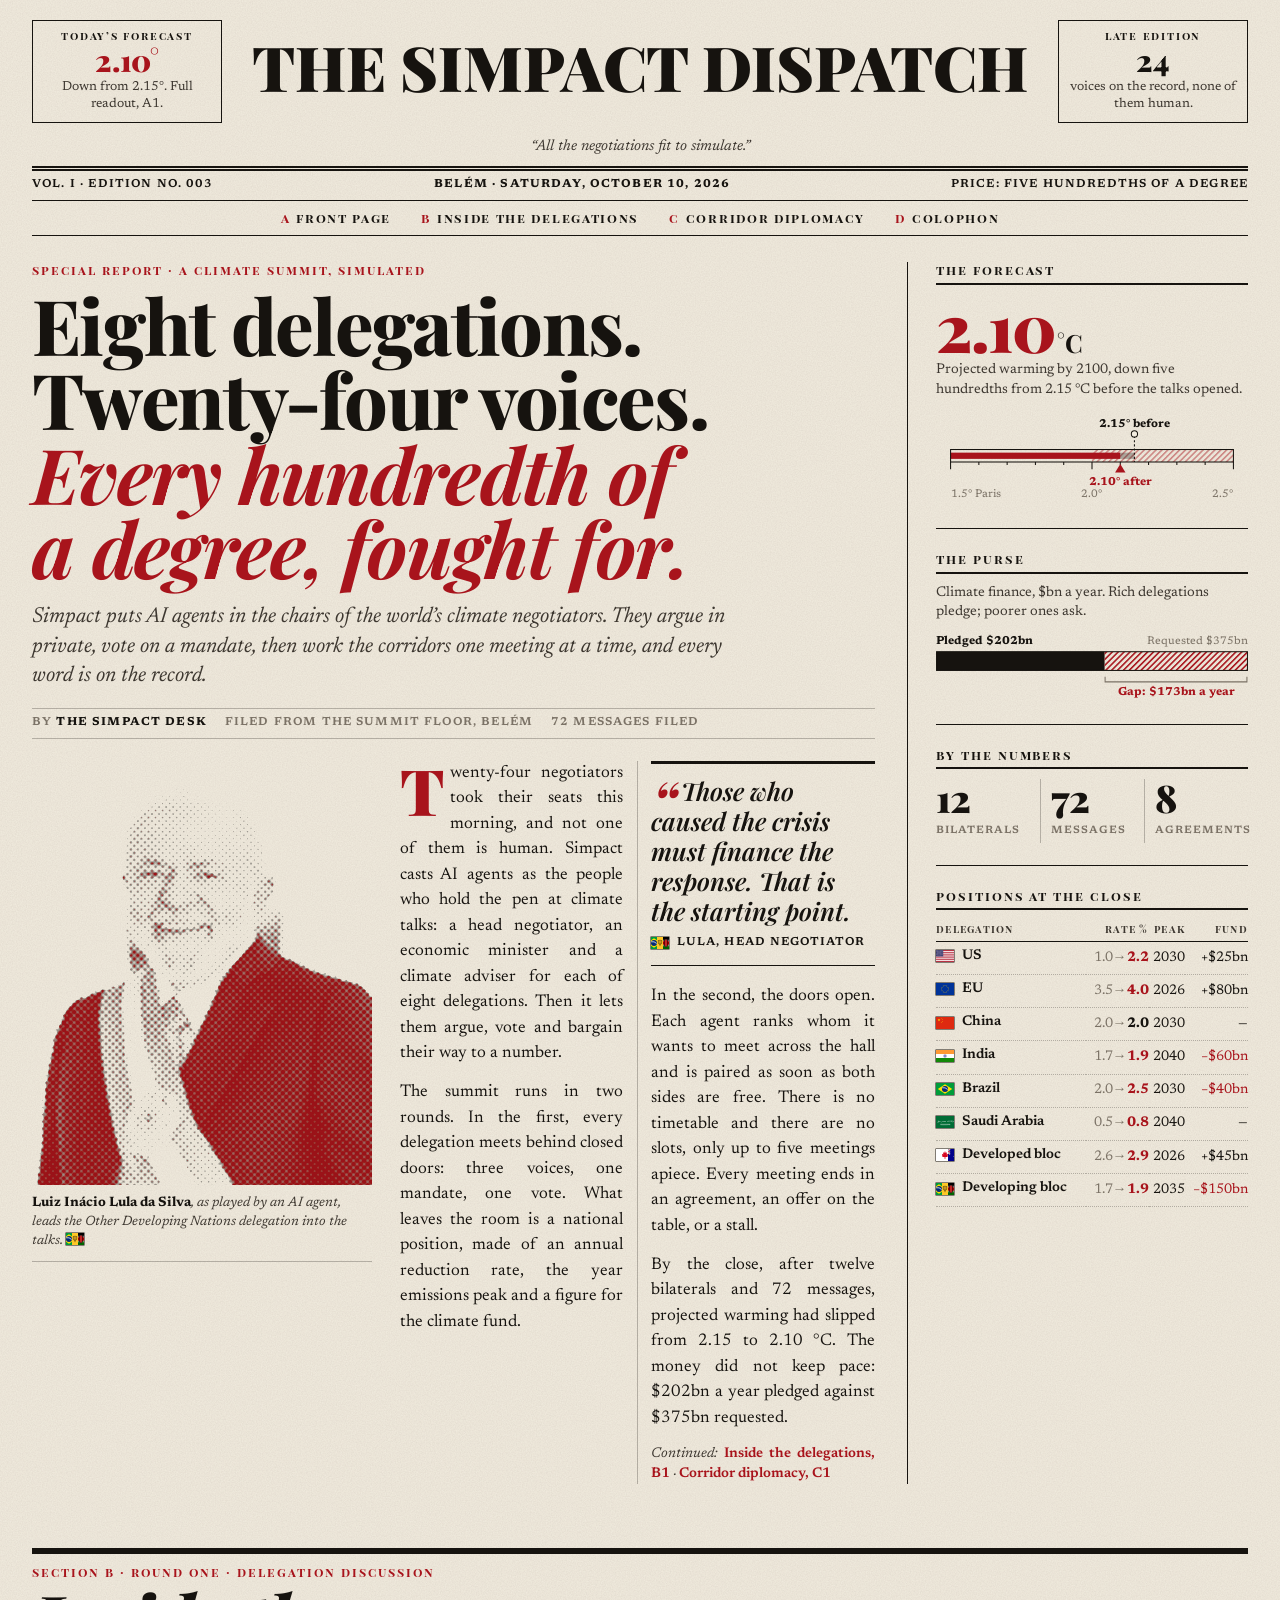
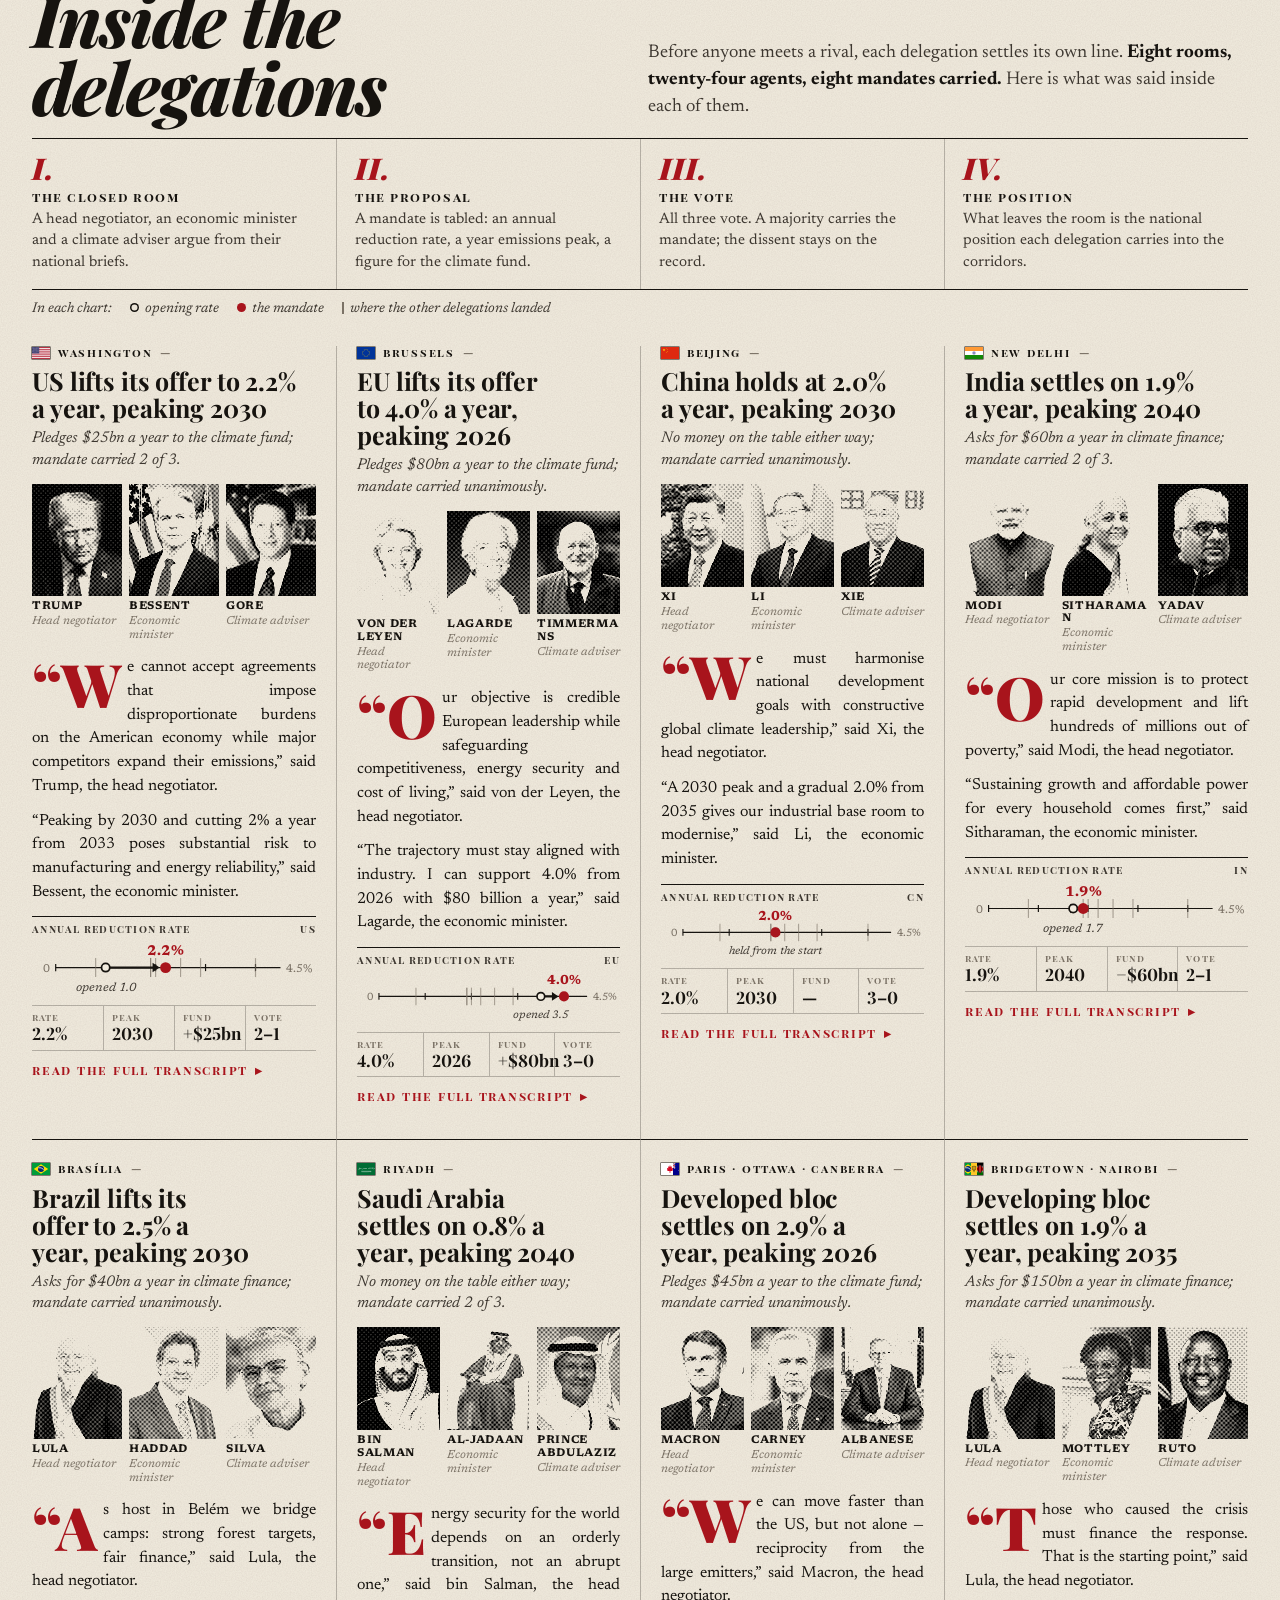
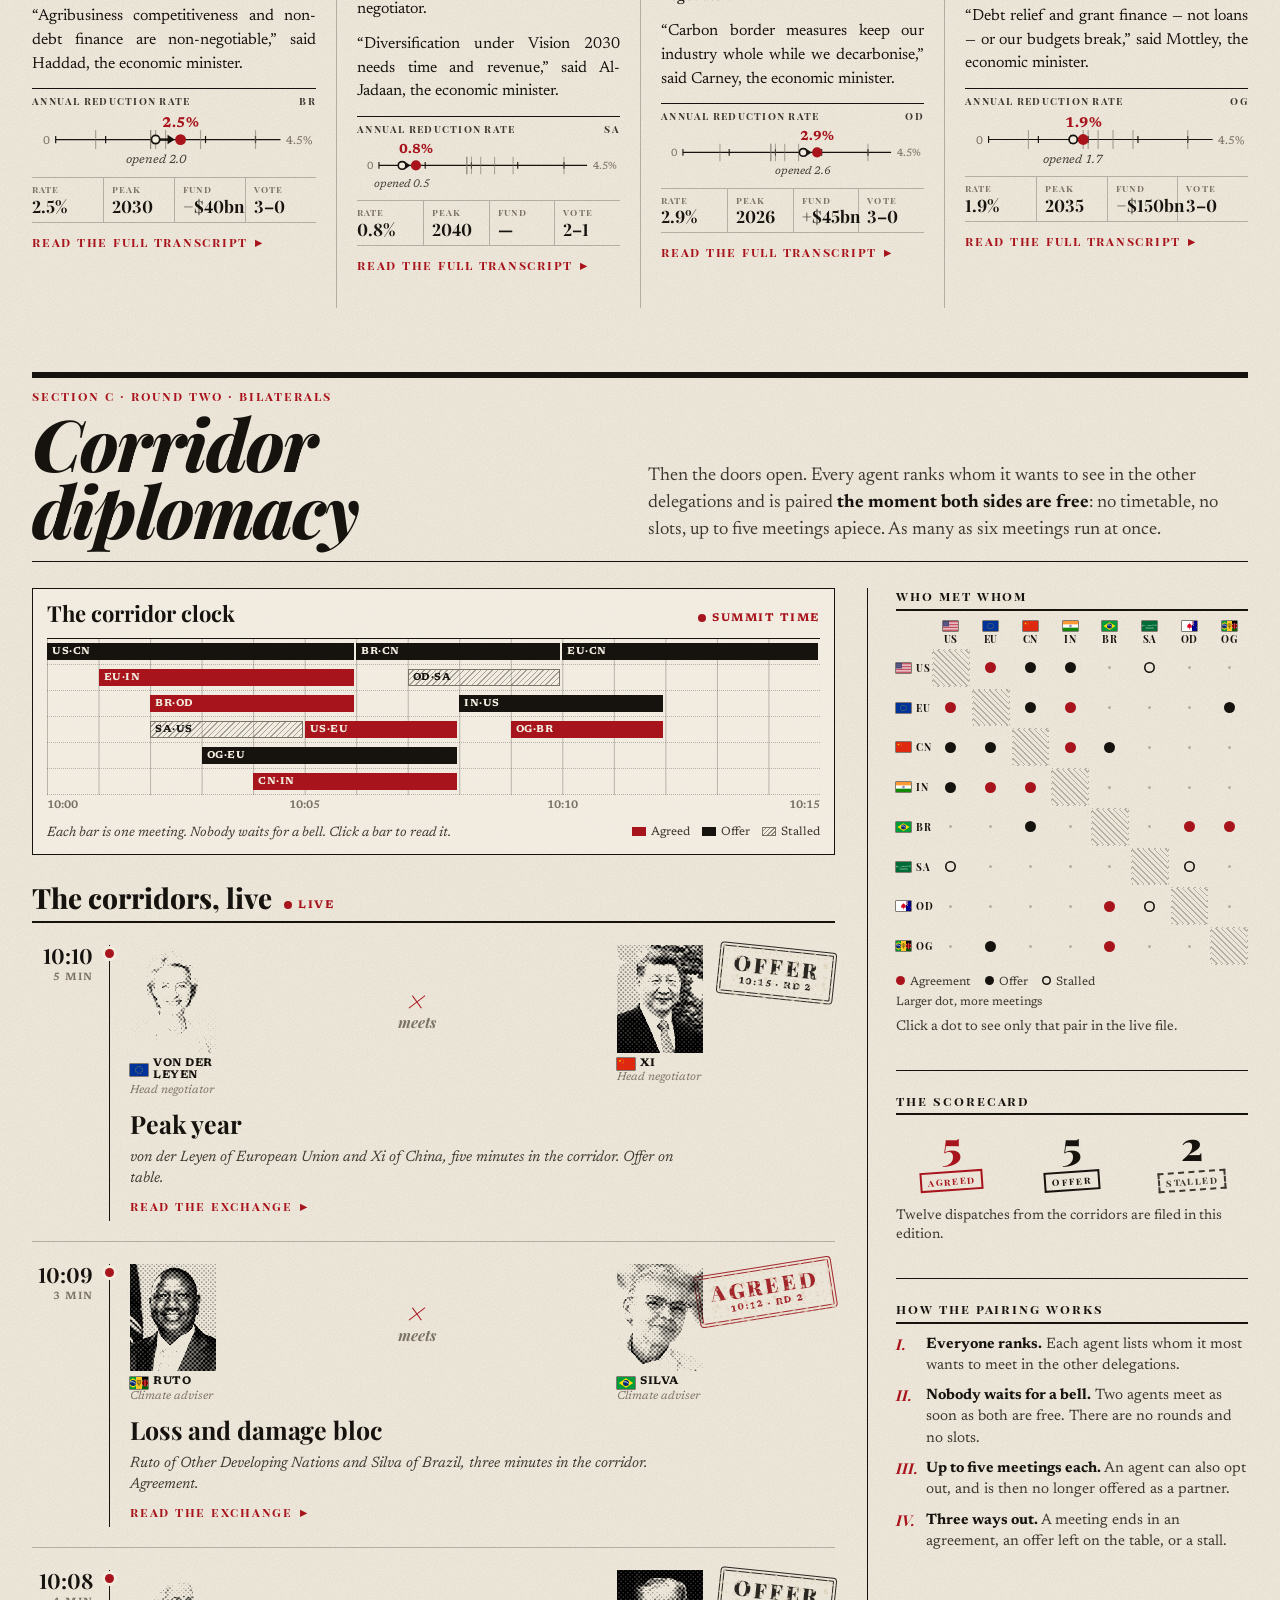
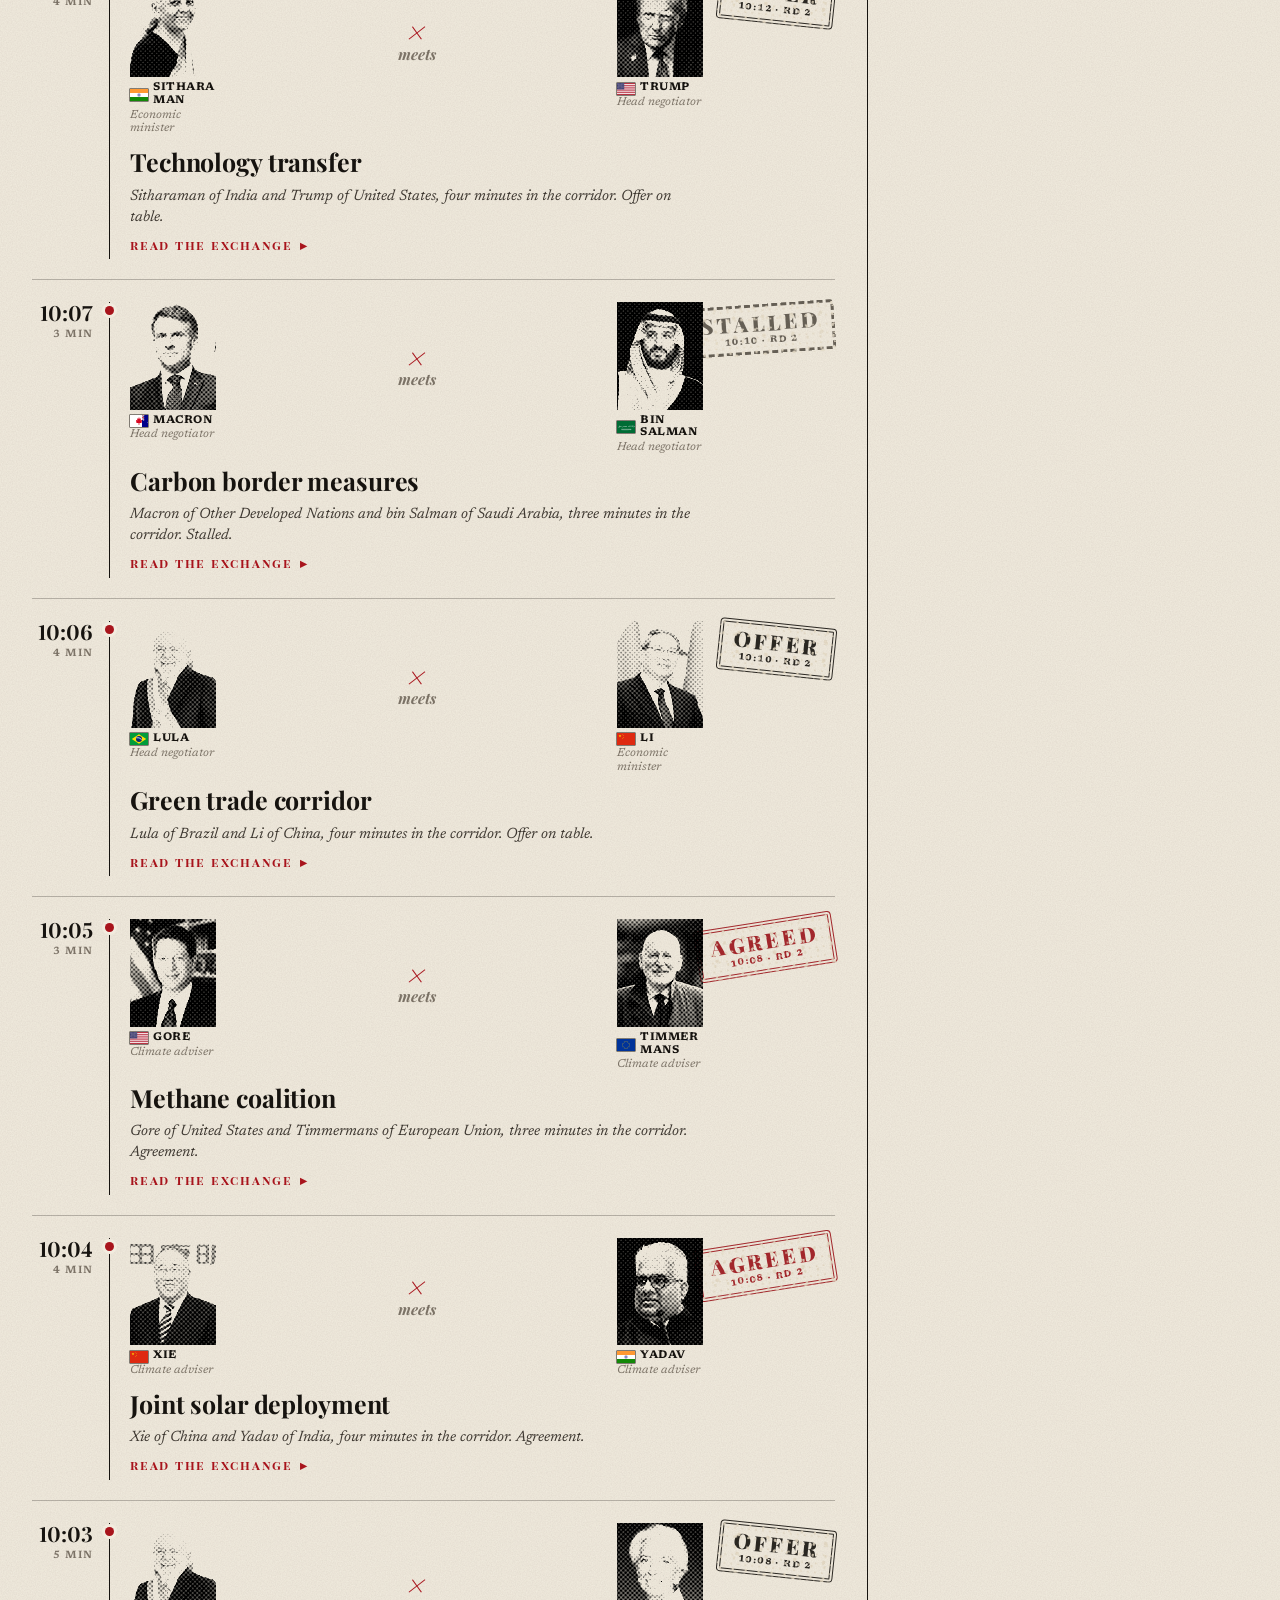
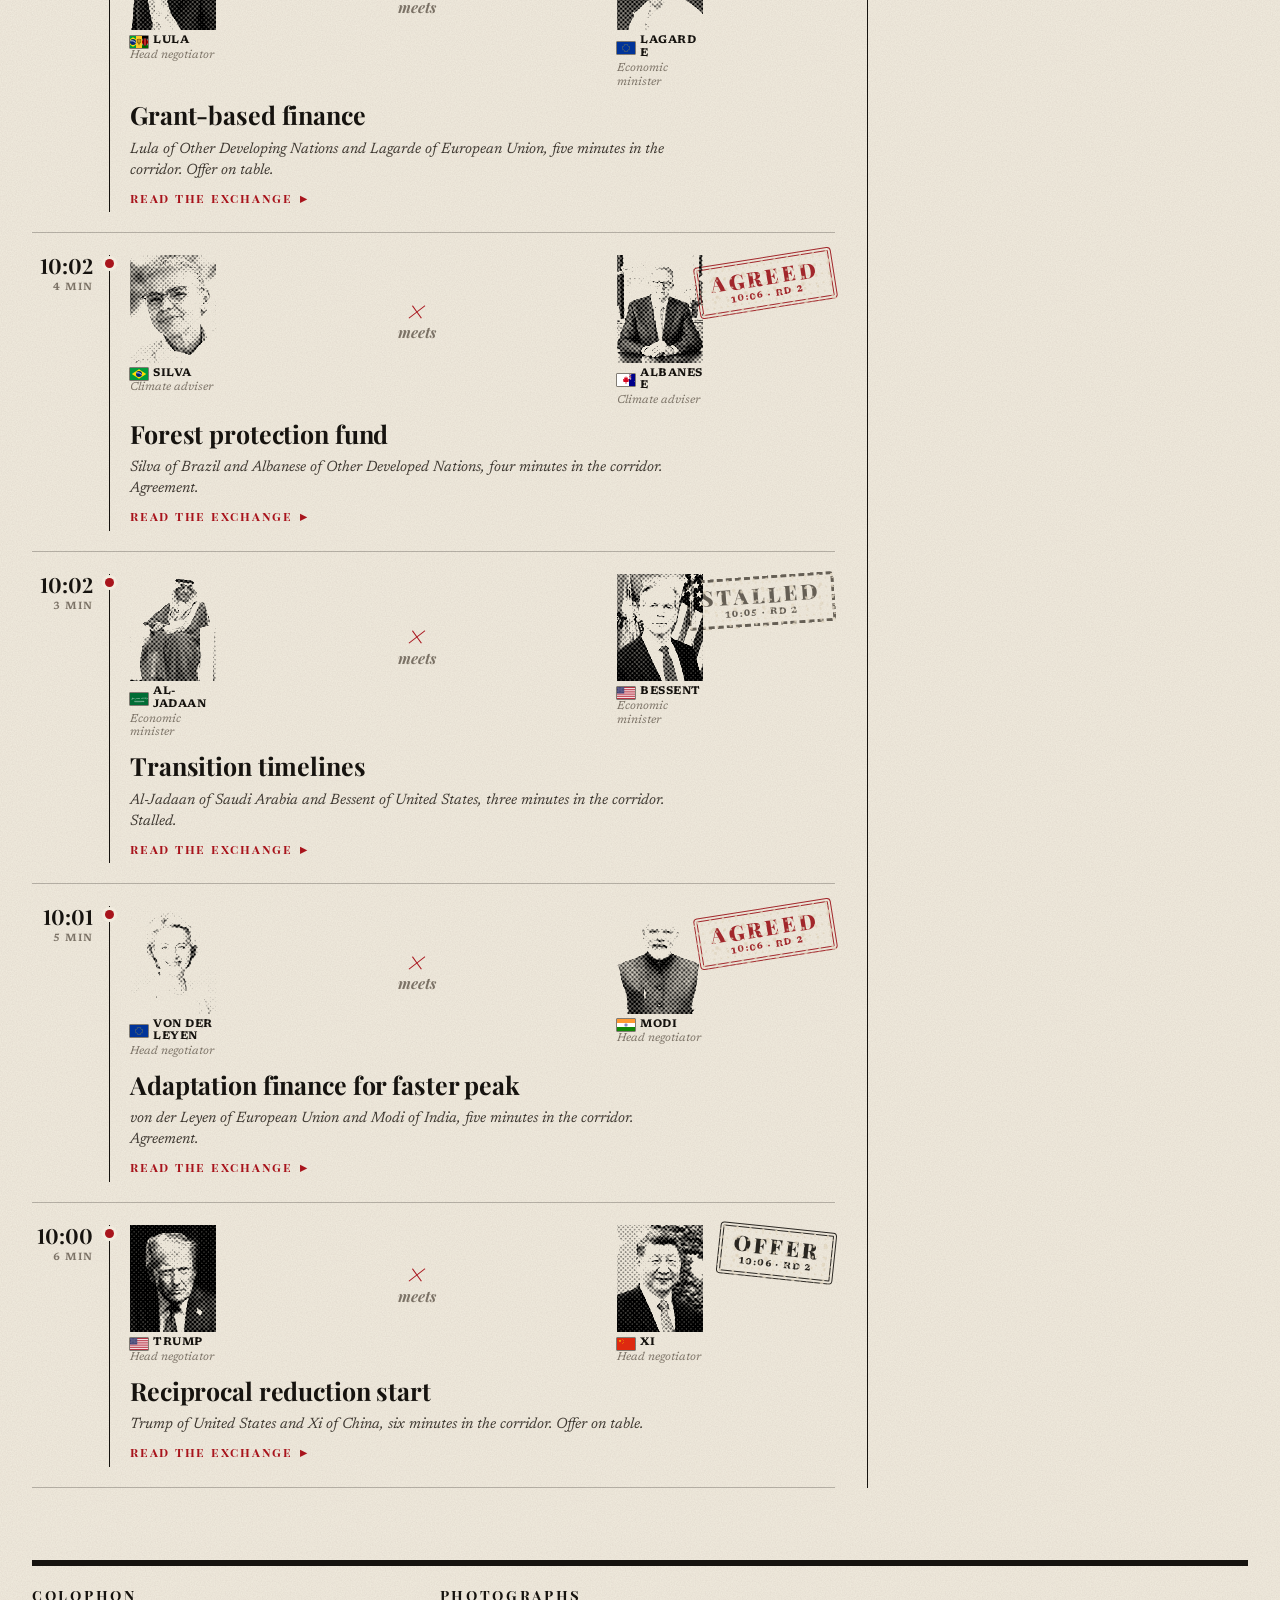
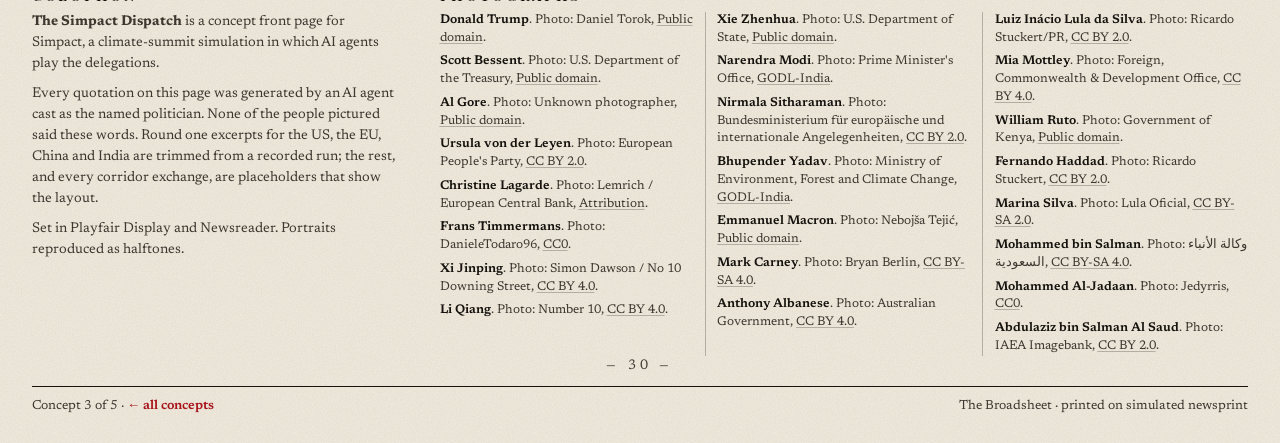
<file: design/landing-concepts/3-broadsheet.html>
<!doctype html>
<html lang="en">
<head>
<meta charset="utf-8">
<meta name="viewport" content="width=device-width, initial-scale=1">
<title>The Simpact Dispatch</title>
<meta name="description" content="Simpact, a climate-summit simulation with AI delegations, set as an editorial front page.">
<link rel="preconnect" href="https://fonts.googleapis.com">
<link rel="preconnect" href="https://fonts.gstatic.com" crossorigin>
<link href="https://fonts.googleapis.com/css2?family=Newsreader:ital,opsz,wght@0,6..72,300..700;1,6..72,300..700&family=Playfair+Display:ital,wght@0,400..900;1,400..900&family=Playfair+Display+SC:wght@400;700;900&display=swap" rel="stylesheet">
<style>
:root{
  --paper:#f2ecdf; --paper-hi:#f8f3e9; --ink:#16130f; --ink-2:#3d3730; --ink-3:#7b7266;
  --hair:rgba(22,19,15,.26); --red:#a8141c; --red-2:#c4262c;
  --display:'Playfair Display', 'Times New Roman', Georgia, serif;
  --sc:'Playfair Display SC', 'Playfair Display', Georgia, serif;
  --text:'Newsreader', Georgia, 'Times New Roman', serif;
  --gut:32px;
  --grain:url("data:image/svg+xml,%3Csvg xmlns='http://www.w3.org/2000/svg' width='240' height='240'%3E%3Cfilter id='g'%3E%3CfeTurbulence type='fractalNoise' baseFrequency='.8' numOctaves='3' stitchTiles='stitch'/%3E%3CfeColorMatrix values='0 0 0 0 .09 0 0 0 0 .07 0 0 0 0 .05 0 0 0 .1 0'/%3E%3C/filter%3E%3Crect width='100%25' height='100%25' filter='url(%23g)'/%3E%3C/svg%3E");
}
*{box-sizing:border-box}
html{-webkit-text-size-adjust:100%;scroll-behavior:smooth}
body{margin:0;background-color:var(--paper);background-image:var(--grain);color:var(--ink);
  font:400 17px/1.5 var(--text);font-optical-sizing:auto;overflow-x:hidden;
  -webkit-font-smoothing:antialiased}
a{color:inherit}
:focus-visible{outline:2px solid var(--red);outline-offset:2px}
.sr{position:absolute;width:1px;height:1px;overflow:hidden;clip:rect(0 0 0 0);white-space:nowrap}
.sheet{max-width:1360px;margin:0 auto;padding:0 var(--gut);overflow-x:clip}
.kicker{font:700 12.5px/1.2 var(--sc);letter-spacing:.16em;text-transform:lowercase;color:var(--red);margin:0}
.flag{width:18px;height:12px;object-fit:cover;box-shadow:0 0 0 .5px var(--ink);vertical-align:-1px;flex:none;display:inline-block}

/* ---------- Masthead ---------- */
.masthead{padding-top:20px}
.mast-row{display:grid;grid-template-columns:190px minmax(0,1fr) 190px;align-items:center;gap:30px;padding-bottom:6px}
.ear{border:1px solid var(--ink);padding:8px 10px 9px;font:13px/1.3 var(--text);text-align:center;color:var(--ink-2)}
.ear b{display:block;font:700 11px/1.2 var(--sc);letter-spacing:.16em;text-transform:lowercase;color:var(--ink);margin-bottom:3px}
.ear .big{display:block;font:900 30px/1 var(--display);color:var(--ink);margin:2px 0 4px;letter-spacing:-.01em}
.ear .big.red{color:var(--red)}
.title{margin:0;line-height:0}
.title svg{width:100%;height:auto;display:block;overflow:visible}
.title text{font-family:var(--display);font-weight:900;fill:var(--ink)}
.motto{text-align:center;font:italic 400 15px/1.3 var(--text);color:var(--ink-2);margin:8px 0 10px}
.mast-meta{display:flex;justify-content:space-between;align-items:center;gap:6px 18px;flex-wrap:wrap;
  border-top:5px double var(--ink);border-bottom:1px solid var(--ink);padding:7px 0;
  font:600 11.5px/1.3 var(--text);text-transform:uppercase;letter-spacing:.1em}
.mast-meta .mid{font-weight:700}
nav.sections{display:flex;justify-content:center;flex-wrap:wrap;gap:4px 30px;padding:9px 0;border-bottom:1px solid var(--ink)}
nav.sections a{font:700 13px/1.2 var(--sc);letter-spacing:.13em;text-transform:lowercase;text-decoration:none;color:var(--ink)}
nav.sections a span{color:var(--red);margin-right:6px}
nav.sections a:hover{color:var(--red)}
@media (max-width:960px){
  .mast-row{grid-template-columns:1fr}
  .ear{display:none}
  .mast-meta{justify-content:center;text-align:center}
}

/* ---------- Halftone portraits ---------- */
.ht{position:relative;margin:0;aspect-ratio:4/5;overflow:hidden;background:#fff;mix-blend-mode:multiply}
.ht-i{position:absolute;inset:0;display:block;overflow:hidden;background:#fff}
.ht img{width:100%;height:100%;object-fit:cover;object-position:50% 22%;display:block;
  filter:grayscale(1) contrast(1.3) sepia(.12)}
.ht.mirror img{transform:scaleX(-1)}
@supports (mix-blend-mode:plus-lighter){
  .ht-i{filter:contrast(2.4)}
  .ht img{filter:grayscale(1) contrast(1.15) brightness(.82)}
  .ht-i::after{content:'';position:absolute;inset:-50%;transform:rotate(45deg);pointer-events:none;
    background:radial-gradient(circle,#000 0,#808080 100%) 0 0/var(--dot,3.4px) var(--dot,3.4px);
    mix-blend-mode:plus-lighter}
}
.ht.duo::after{content:'';position:absolute;inset:0;background:var(--red);mix-blend-mode:lighten;pointer-events:none}

/* ---------- Front page ---------- */
.front{display:grid;grid-template-columns:minmax(0,1fr) 340px;margin-top:26px;scroll-margin-top:16px}
.front-main{padding-right:32px;border-right:1px solid var(--ink);min-width:0}
.rail{padding-left:28px;min-width:0}
.hed{font:800 clamp(38px,6vw,88px)/.97 var(--display);letter-spacing:-.022em;margin:10px 0 18px;text-wrap:balance}
.hed em{color:var(--red);font-style:italic;font-weight:700}
.deck{font:italic 400 clamp(19px,1.7vw,24px)/1.36 var(--text);color:var(--ink-2);max-width:60ch;margin:0 0 16px}
.byline{display:flex;flex-wrap:wrap;gap:4px 18px;font:600 11.5px/1.3 var(--text);text-transform:uppercase;letter-spacing:.1em;color:var(--ink-3);
  border-top:1px solid var(--hair);border-bottom:1px solid var(--hair);padding:7px 0;margin-bottom:22px}
.byline b{color:var(--ink)}
.lead{display:grid;grid-template-columns:minmax(0,5fr) minmax(0,7fr);gap:28px}
.lead-fig .ht{--dot:5px}
.cap{font:italic 400 13.5px/1.42 var(--text);color:var(--ink-2);margin:9px 0 0;padding-bottom:9px;border-bottom:1px solid var(--hair)}
.cap b{font-style:normal;font-weight:700;color:var(--ink)}
.lead-text{columns:2 220px;column-gap:28px;column-rule:1px solid var(--hair);text-align:justify;hyphens:auto}
.lead-text p{margin:0 0 .8em}
.lead-text p.first::first-letter,.body p.lede::first-letter{float:left;font-family:var(--display);font-weight:900;color:var(--red);
  font-size:3.75em;line-height:.8;margin:.05em .09em 0 0}
.jump{font:italic 14px/1.4 var(--text);color:var(--ink-2)}
.jump a{color:var(--red);text-decoration:none;font-style:normal;font-weight:600}
.pull{break-inside:avoid;margin:.3em 0 1.1em;padding:12px 0 14px;border-top:3px solid var(--ink);border-bottom:1px solid var(--ink);text-align:left}
.pull blockquote{margin:0;font:italic 600 25px/1.2 var(--display);color:var(--ink);hyphens:manual}
.pull blockquote::before{content:'\201C';color:var(--red);font-size:2.4em;line-height:0;vertical-align:-.42em;margin-right:3px}
.pull cite{display:flex;align-items:center;gap:8px;margin-top:10px;font:normal 600 11.5px/1.3 var(--text);text-transform:uppercase;letter-spacing:.09em}

.mod{padding-bottom:22px;margin-bottom:22px;border-bottom:1px solid var(--ink);min-width:0}
.mod:last-child{border-bottom:0;margin-bottom:0}
.mod h3{font:700 13px/1.2 var(--sc);text-transform:lowercase;letter-spacing:.15em;margin:0 0 10px;padding-bottom:5px;border-bottom:2px solid var(--ink)}
.mod svg{width:100%;height:auto;display:block}
.mod svg text{font-family:var(--text)}
.big-num{font:900 66px/.95 var(--display);letter-spacing:-.03em;margin:4px 0 2px}
.big-num small{font-size:.38em;font-weight:700;letter-spacing:0;margin-left:2px}
.big-num .red{color:var(--red)}
.mod p.note{font:14px/1.4 var(--text);color:var(--ink-2);margin:4px 0 10px}
.ax{fill:var(--ink-3);font-size:10.5px}
.ax-b{fill:var(--ink);font-size:11px;font-weight:700}
.ax-r{fill:var(--red);font-size:11px;font-weight:700}
.st-ink{stroke:var(--ink);fill:none}
.st-hair{stroke:var(--ink-3);fill:none}
.f-ink{fill:var(--ink)} .f-red{fill:var(--red)} .f-paper{fill:var(--paper)}
.f-hatch{fill:url(#hatch)}
.numbers{display:grid;grid-template-columns:repeat(3,minmax(0,1fr))}
.numbers div{padding:0 10px;border-left:1px solid var(--hair)}
.numbers div:first-child{border-left:0;padding-left:0}
.numbers b{display:block;font:900 38px/1 var(--display);letter-spacing:-.02em}
.numbers span{font:600 10.5px/1.25 var(--text);text-transform:uppercase;letter-spacing:.09em;color:var(--ink-3)}
table.ledger{width:100%;border-collapse:collapse;font:14px/1.2 var(--text);font-variant-numeric:tabular-nums lining-nums}
.ledger th{font:700 10.5px/1.2 var(--sc);text-transform:lowercase;letter-spacing:.12em;text-align:right;border-bottom:1px solid var(--ink);padding:3px 0 5px;color:var(--ink-2)}
.ledger th:first-child,.ledger td:first-child{text-align:left}
.ledger td{padding:6px 0;border-bottom:1px dotted var(--hair);text-align:right;white-space:nowrap}
.ledger td a{display:inline-flex;align-items:center;gap:8px;text-decoration:none;font-weight:600}
.ledger td a:hover{color:var(--red)}
.ledger .up{color:var(--red)}
.ledger .dim{color:var(--ink-3)}

@media (max-width:1080px){
  .front{grid-template-columns:1fr}
  .front-main{padding-right:0;border-right:0}
  .rail{padding-left:0;margin-top:30px;padding-top:16px;border-top:5px double var(--ink);
    display:grid;grid-template-columns:repeat(2,minmax(0,1fr));gap:0 32px}
  .rail .mod:nth-last-child(2){border-bottom:0}
}
@media (max-width:760px){
  .lead{grid-template-columns:1fr}
  .lead-fig{max-width:380px}
}
@media (max-width:640px){
  :root{--gut:16px}
  body{font-size:16.5px}
  .rail{grid-template-columns:1fr}
  .rail .mod:nth-last-child(2){border-bottom:1px solid var(--ink)}
  .pull blockquote{font-size:22px}
}

/* ---------- Section heads ---------- */
.sec{margin-top:64px;scroll-margin-top:16px}
.sec-head{border-top:6px solid var(--ink);padding:10px 0 18px;border-bottom:1px solid var(--ink);
  display:grid;grid-template-columns:minmax(0,1fr) minmax(0,1.05fr);gap:10px 44px;align-items:end}
.sec-head h2{font:italic 800 clamp(40px,5.6vw,82px)/.94 var(--display);margin:6px 0 0;letter-spacing:-.025em}
.sec-head .standfirst{font:400 18.5px/1.46 var(--text);margin:0;color:var(--ink-2)}
.sec-head .standfirst b{color:var(--ink)}
@media (max-width:860px){.sec-head{grid-template-columns:1fr}}

/* ---------- Round 1 ---------- */
.steps{display:grid;grid-template-columns:repeat(4,minmax(0,1fr));border-bottom:1px solid var(--ink)}
.step{padding:14px 18px 16px;border-left:1px solid var(--hair)}
.step:first-child{border-left:0;padding-left:0}
.step .num{font:italic 900 30px/1 var(--display);color:var(--red);display:block}
.step b{display:block;font:700 13px/1.25 var(--sc);text-transform:lowercase;letter-spacing:.12em;margin-top:6px}
.step p{font-size:15px;line-height:1.42;margin:4px 0 0;color:var(--ink-2)}
.legend{font:italic 14px/1.4 var(--text);color:var(--ink-2);margin:10px 0 0;display:flex;flex-wrap:wrap;gap:4px 18px;align-items:center}
.legend i{display:inline-block;width:9px;height:9px;border-radius:50%;margin-right:6px;vertical-align:0}
.legend .o{box-shadow:inset 0 0 0 1.5px var(--ink)} .legend .f{background:var(--red)}
.legend .g{width:1.5px;height:12px;border-radius:0;background:var(--ink-3);vertical-align:-2px}
@media (max-width:860px){
  .steps{grid-template-columns:repeat(2,minmax(0,1fr))}
  .step:nth-child(3){border-left:0;padding-left:0}
  .step:nth-child(n+3){border-top:1px solid var(--hair)}
}
@media (max-width:480px){
  .steps{grid-template-columns:1fr}
  .step{border-left:0;padding-left:0;padding-right:0}
  .step+.step{border-top:1px solid var(--hair)}
}

.stories{display:grid;grid-template-columns:repeat(4,minmax(0,1fr));margin-top:26px}
.story{min-width:0;scroll-margin-top:16px}
@media (min-width:1101px){
  .story{padding:0 20px 28px;border-left:1px solid var(--hair)}
  .story:nth-child(4n+1){border-left:0;padding-left:0}
  .story:nth-child(4n){padding-right:0}
  .story:nth-child(n+5){border-top:1px solid var(--ink);padding-top:22px}
}
@media (min-width:641px) and (max-width:1100px){
  .stories{grid-template-columns:repeat(2,minmax(0,1fr))}
  .story{padding:0 22px 28px;border-left:1px solid var(--hair)}
  .story:nth-child(2n+1){border-left:0;padding-left:0}
  .story:nth-child(2n){padding-right:0}
  .story:nth-child(n+3){border-top:1px solid var(--ink);padding-top:22px}
}
@media (max-width:640px){
  .stories{grid-template-columns:1fr}
  .story{padding:0 0 26px}
  .story+.story{border-top:1px solid var(--ink);padding-top:22px}
}
.story.flash{animation:flash 1.4s ease-out}
@keyframes flash{0%{background:rgba(168,20,28,.12)}100%{background:transparent}}
.dl{display:flex;align-items:center;gap:8px;font:700 11.5px/1.2 var(--sc);text-transform:lowercase;letter-spacing:.15em;margin:0 0 8px}
.dl::after{content:'\2014';letter-spacing:0;color:var(--ink-3)}
.story h3{font:700 25px/1.08 var(--display);margin:0 0 7px;letter-spacing:-.005em;text-wrap:balance}
.sdeck{font:italic 15.5px/1.36 var(--text);color:var(--ink-2);margin:0 0 13px}
.trio{display:grid;grid-template-columns:repeat(3,minmax(0,1fr));gap:7px;margin-bottom:14px}
.trio .ht{--dot:3.2px}
.pcap{font:700 11px/1.15 var(--text);text-transform:uppercase;letter-spacing:.06em;margin-top:5px;overflow-wrap:anywhere}
.pcap span{display:block;font:italic 400 11.5px/1.2 var(--text);text-transform:none;letter-spacing:0;color:var(--ink-3);margin-top:1px}
.body p{margin:0 0 .7em;font-size:16px;line-height:1.48;text-align:justify;hyphens:auto}
.rate{margin:12px 0 0;border-top:1px solid var(--ink);padding-top:6px}
.rate-h{display:flex;justify-content:space-between;gap:8px;font:700 10.5px/1.2 var(--sc);text-transform:lowercase;letter-spacing:.12em;color:var(--ink-2)}
.rate svg{width:100%;height:auto;display:block;margin-top:2px}
.rate text{font-family:var(--text)}
.axl{stroke:var(--ink);stroke-width:1}
.ghost{stroke:var(--ink-3);stroke-width:1;opacity:.6}
.mv{stroke:var(--ink);stroke-width:2}
.fv{fill:var(--red);font-size:12px;font-weight:700}
.ov{fill:var(--ink-2);font-size:10px;font-style:italic}
.axt{fill:var(--ink-3);font-size:9.5px}
.facts{display:grid;grid-template-columns:repeat(4,minmax(0,1fr));border-top:1px solid var(--hair);border-bottom:1px solid var(--hair);margin:8px 0 2px}
.facts div{padding:6px 0 6px 8px;border-left:1px solid var(--hair);min-width:0}
.facts div:first-child{border-left:0;padding-left:0}
.facts span{display:block;font:700 9.5px/1.2 var(--sc);text-transform:lowercase;letter-spacing:.12em;color:var(--ink-3)}
.facts b{display:block;font:700 17px/1.2 var(--display);font-variant-numeric:lining-nums;white-space:nowrap}
.more{appearance:none;background:none;border:0;padding:9px 0 2px;cursor:pointer;color:var(--red);
  font:700 12.5px/1.2 var(--sc);text-transform:lowercase;letter-spacing:.14em;display:inline-flex;align-items:center;gap:7px}
.more::after{content:'\25B8';transition:transform .3s ease;letter-spacing:0}
.more[aria-expanded="true"]::after{transform:rotate(90deg)}
.more:hover{text-decoration:underline;text-underline-offset:3px}
.fold{display:grid;grid-template-rows:0fr;transition:grid-template-rows .45s cubic-bezier(.3,.7,.2,1)}
.fold>div{overflow:hidden;min-height:0}
.fold.open{grid-template-rows:1fr}
.tx{margin:10px 0 4px;padding:2px 0 2px 13px;border-left:3px solid var(--red)}
.tx-h{font:italic 13px/1.3 var(--text);color:var(--ink-3);margin:0 0 4px}
.tx dl{margin:0}
.tx dt{font:700 11.5px/1.2 var(--sc);text-transform:lowercase;letter-spacing:.12em;margin-top:9px}
.tx dt span{color:var(--ink-3);font-weight:400;letter-spacing:.06em}
.tx dd{margin:3px 0 0;font-size:15px;line-height:1.45}
.mandate{margin:12px 0 2px;padding:8px 10px;border:1px solid var(--ink);font:14px/1.4 var(--text)}
.mandate b{font:700 10.5px/1.2 var(--sc);text-transform:lowercase;letter-spacing:.14em;color:var(--red);display:block;margin-bottom:2px}

/* ---------- Round 2 ---------- */
.spread{display:grid;grid-template-columns:minmax(0,1fr) 380px;margin-top:26px}
.spread-main{padding-right:32px;border-right:1px solid var(--ink);min-width:0}
.side{padding-left:28px;min-width:0}
@media (max-width:1080px){
  .spread{grid-template-columns:1fr}
  .spread-main{padding-right:0;border-right:0}
  .side{padding-left:0;margin-top:34px;padding-top:16px;border-top:5px double var(--ink);
    display:grid;grid-template-columns:repeat(2,minmax(0,1fr));gap:0 32px}
  .side .mod:nth-last-child(2){border-bottom:0}
}
@media (max-width:700px){
  .side{grid-template-columns:1fr}
  .side .mod:nth-last-child(2){border-bottom:1px solid var(--ink)}
}
.clock{border:1px solid var(--ink);padding:12px 14px 12px;margin-bottom:28px;background:rgba(248,243,233,.55)}
.clock-h{display:flex;justify-content:space-between;align-items:baseline;gap:12px;flex-wrap:wrap}
.clock-h h3{font:700 22px/1.1 var(--display);margin:0}
.live{display:inline-flex;align-items:center;gap:6px;font:700 11px/1 var(--text);letter-spacing:.14em;text-transform:uppercase;color:var(--red)}
.live::before{content:'';width:8px;height:8px;border-radius:50%;background:var(--red);animation:pulse 1.8s ease-in-out infinite}
@keyframes pulse{0%,100%{box-shadow:0 0 0 0 rgba(168,20,28,.45)}50%{box-shadow:0 0 0 5px rgba(168,20,28,0)}}
.lanes{position:relative;margin-top:12px;border-top:1px solid var(--ink);
  background-image:linear-gradient(90deg,var(--hair) 1px,transparent 1px);background-size:calc(100% / var(--T)) 100%}
.lane{position:relative;height:26px;border-bottom:1px dotted var(--hair)}
.bar{position:absolute;top:4px;bottom:4px;border:0;margin:0;padding:0 5px;cursor:pointer;
  font:700 10px/18px var(--text);letter-spacing:.05em;text-align:left;white-space:nowrap;overflow:hidden;text-overflow:clip;
  color:var(--paper);background:var(--ink);transition:opacity .2s}
.bar.agreed{background:var(--red)}
.bar.stalled{color:var(--ink);background:repeating-linear-gradient(135deg,rgba(22,19,15,.35) 0 1px,transparent 1px 4px);box-shadow:inset 0 0 0 1px var(--ink-3)}
.bar:hover,.bar:focus-visible{outline:2px solid var(--ink);outline-offset:1px}
.bar.dim{opacity:.15}
.axis{position:relative;height:20px;margin-top:3px}
.axis span{position:absolute;top:0;transform:translateX(-50%);font:600 11px/1.4 var(--text);color:var(--ink-3);font-variant-numeric:tabular-nums}
.axis span:first-child{transform:none}
.axis span:last-child{transform:translateX(-100%)}
.clock-f{display:flex;flex-wrap:wrap;gap:4px 16px;justify-content:space-between;font:italic 13.5px/1.4 var(--text);color:var(--ink-2);margin-top:6px}
.key{display:inline-flex;gap:12px;font-style:normal;font-size:12px;flex-wrap:wrap}
.key i{display:inline-block;width:14px;height:9px;margin-right:5px;vertical-align:-1px;background:var(--ink)}
.key .agreed{background:var(--red)}
.key .stalled{background:repeating-linear-gradient(135deg,rgba(22,19,15,.45) 0 1px,transparent 1px 3px);box-shadow:inset 0 0 0 1px var(--ink-3)}

.blog-h{display:flex;justify-content:space-between;align-items:baseline;gap:10px;flex-wrap:wrap;border-bottom:2px solid var(--ink);padding-bottom:7px;scroll-margin-top:16px}
.blog-h h3{font:800 28px/1.1 var(--display);margin:0;display:flex;align-items:baseline;gap:12px}
.chip{display:none;align-items:center;gap:8px;font:600 12.5px/1.2 var(--text)}
.chip.on{display:inline-flex}
.chip button{appearance:none;border:1px solid var(--ink);background:none;border-radius:999px;padding:3px 10px;cursor:pointer;
  font:700 11px/1.2 var(--sc);text-transform:lowercase;letter-spacing:.12em;color:var(--ink)}
.chip button:hover{background:var(--ink);color:var(--paper)}
.post{position:relative;display:grid;grid-template-columns:78px minmax(0,1fr);gap:20px;padding:22px 0 20px;border-bottom:1px solid var(--hair);scroll-margin-top:16px}
.post[hidden]{display:none}
.post.flash{animation:flash 1.4s ease-out}
.post-time{position:relative;text-align:right;padding-right:16px;border-right:1px solid var(--ink)}
.post-time::after{content:'';position:absolute;right:-5px;top:4px;width:9px;height:9px;border-radius:50%;background:var(--red);box-shadow:0 0 0 3px var(--paper)}
.post-time time{display:block;font:700 21px/1 var(--display);font-variant-numeric:tabular-nums lining-nums}
.post-time span{display:block;font:600 10.5px/1.3 var(--text);text-transform:uppercase;letter-spacing:.09em;color:var(--ink-3);margin-top:5px}
.post-body{padding-right:132px;min-width:0}
.faceoff{display:grid;grid-template-columns:86px auto 86px;gap:12px;align-items:start;margin-bottom:12px}
.faceoff .ht{--dot:3.2px}
.faceoff .vs{align-self:center;text-align:center;font:italic 700 15px/1 var(--display);color:var(--ink-3);padding-bottom:28px}
.faceoff .vs b{display:block;font-size:34px;line-height:.9;color:var(--red);font-style:italic}
.who{display:flex;align-items:center;gap:5px;margin-top:5px;font:700 11px/1.15 var(--text);text-transform:uppercase;letter-spacing:.05em;overflow-wrap:anywhere}
.who-r{font:italic 400 11.5px/1.2 var(--text);color:var(--ink-3);margin-top:1px}
.post h4{margin:0}
.post h4 button{appearance:none;background:none;border:0;padding:0;margin:0;cursor:pointer;text-align:left;color:var(--ink);
  font:700 25px/1.12 var(--display);letter-spacing:-.005em}
.post h4 button:hover{color:var(--red)}
.post .sub{font:italic 15px/1.4 var(--text);color:var(--ink-2);margin:4px 0 0}
.ex{margin:10px 0 2px;padding:2px 0 2px 13px;border-left:3px solid var(--ink)}
.ex p{margin:7px 0 0;font-size:16px;line-height:1.45}
.ex p.b{padding-left:18px}
.ex .spk{font:700 12px/1 var(--sc);text-transform:lowercase;letter-spacing:.12em;margin-right:6px}
.ex p.b .spk{color:var(--red)}
.stamp{--rot:-9deg;position:absolute;top:24px;right:0;transform:rotate(var(--rot));transform-origin:50% 50%;
  color:var(--red);border:4px double currentColor;border-radius:4px;padding:5px 11px 4px;text-align:center;
  font:900 21px/1 var(--sc);letter-spacing:.14em;text-transform:uppercase;mix-blend-mode:multiply;opacity:.9;pointer-events:none;
  transition:transform .32s cubic-bezier(.2,1.7,.4,1),opacity .2s ease-out}
.stamp small{display:block;font:700 9px/1.2 var(--text);letter-spacing:.16em;margin-top:3px}
.stamp::after{content:'';position:absolute;inset:-4px;pointer-events:none;
  background:
    radial-gradient(circle at 30% 40%,var(--paper) 0 1.1px,transparent 1.6px) 0 0/13px 11px,
    radial-gradient(circle at 70% 60%,var(--paper) 0 .8px,transparent 1.2px) 3px 2px/7px 9px,
    radial-gradient(circle at 50% 50%,var(--paper) 0 1.6px,transparent 2.2px) 5px 4px/29px 19px;
  opacity:.85}
.stamp.offer{--rot:6deg;color:var(--ink)}
.stamp.stalled{--rot:-4deg;color:var(--ink-2);border-style:dashed;border-width:3px;opacity:.75}
.js-ink .post:not(.inked) .stamp{opacity:0;transform:rotate(var(--rot)) scale(1.9)}
@media (max-width:640px){
  .post{grid-template-columns:1fr;gap:10px;padding-top:18px}
  .post-time{text-align:left;border-right:0;padding:0 0 0 16px;display:flex;align-items:baseline;gap:10px}
  .post-time::after{left:0;right:auto;top:5px}
  .post-time span{margin-top:0}
  .post-body{padding-right:0}
  .faceoff{grid-template-columns:68px auto 68px;gap:8px}
  .stamp{top:58px;font-size:16px;padding:4px 8px 3px}
  .post h4 button{font-size:22px}
}

.matrix{display:grid;grid-template-columns:34px repeat(var(--n),minmax(0,1fr));gap:2px;margin-top:4px}
.mh{display:flex;flex-direction:column;align-items:center;justify-content:end;gap:3px;font:700 10px/1 var(--sc);letter-spacing:.06em;padding-bottom:3px}
.mh.row{flex-direction:row;justify-content:start;gap:5px;padding:0}
.mh .flag{width:15px;height:10px}
.cell{aspect-ratio:1;display:grid;place-items:center;border:1px solid transparent;background:none;padding:0;margin:0;min-width:0;border-radius:2px}
button.cell{cursor:pointer}
button.cell:hover{border-color:var(--ink)}
.cell.diag{background:repeating-linear-gradient(45deg,var(--hair) 0 1px,transparent 1px 4px)}
.cell i{display:block;width:var(--s,9px);height:var(--s,9px);border-radius:50%;background:var(--ink)}
.cell.agreed i{background:var(--red)}
.cell.stalled i{background:transparent;box-shadow:inset 0 0 0 1.6px var(--ink)}
.cell.none i{--s:3px;background:var(--hair)}
.cell.on{border-color:var(--red);box-shadow:inset 0 0 0 1px var(--red)}
.cell.cross{background:rgba(168,20,28,.06)}
.m-key{display:flex;flex-wrap:wrap;gap:4px 14px;font:12px/1.3 var(--text);color:var(--ink-2);margin-top:10px}
.m-key i{display:inline-block;width:9px;height:9px;border-radius:50%;margin-right:5px;background:var(--ink);vertical-align:0}
.m-key .agreed{background:var(--red)} .m-key .stalled{background:transparent;box-shadow:inset 0 0 0 1.5px var(--ink)}
.score{display:grid;grid-template-columns:repeat(3,minmax(0,1fr));gap:8px;text-align:center}
.score b{display:block;font:900 40px/1 var(--display)}
.score .agreed b{color:var(--red)}
.score span{display:inline-block;margin-top:6px;font:700 10px/1 var(--sc);text-transform:lowercase;letter-spacing:.14em;border:2px solid currentColor;padding:3px 6px;transform:rotate(-4deg)}
.score .agreed span{color:var(--red)}
.score .stalled span{border-style:dashed;color:var(--ink-2)}
ol.roman{margin:0;padding:0;list-style:none;counter-reset:r}
ol.roman li{counter-increment:r;position:relative;padding:0 0 9px 30px;font:15px/1.42 var(--text);color:var(--ink-2)}
ol.roman li::before{content:counter(r,upper-roman) '.';position:absolute;left:0;top:0;font:italic 700 15px/1.42 var(--display);color:var(--red)}
ol.roman b{color:var(--ink)}

/* ---------- Colophon ---------- */
.colophon{margin-top:72px;border-top:6px solid var(--ink);padding:14px 0 28px;scroll-margin-top:16px}
.colo-grid{display:grid;grid-template-columns:minmax(0,1fr) minmax(0,2.2fr);gap:20px 40px;padding-top:6px}
.colophon h2{font:700 15px/1.2 var(--sc);text-transform:lowercase;letter-spacing:.18em;margin:0 0 8px}
.colophon p{font:14px/1.5 var(--text);color:var(--ink-2);margin:0 0 9px}
.credits{columns:3 210px;column-gap:24px;column-rule:1px solid var(--hair);margin:0;padding:0;list-style:none;font:12.5px/1.42 var(--text);color:var(--ink-2)}
.credits li{break-inside:avoid;margin:0 0 6px}
.credits b{color:var(--ink);font-weight:600}
.credits a{text-decoration-color:var(--hair);text-underline-offset:2px}
.credits a:hover{color:var(--red)}
.endmark{text-align:center;font:700 14px/1 var(--display);letter-spacing:.3em;margin:28px 0 14px;color:var(--ink-3)}
.endline{border-top:1px solid var(--ink);padding-top:10px;display:flex;justify-content:space-between;flex-wrap:wrap;gap:6px 18px;font:13px/1.4 var(--text);color:var(--ink-2)}
.endline a{color:var(--red);font-weight:600;text-decoration:none}
.endline a:hover{text-decoration:underline}
@media (max-width:860px){.colo-grid{grid-template-columns:1fr}}

@media (prefers-reduced-motion:reduce){
  html{scroll-behavior:auto}
  *,*::before,*::after{animation:none!important;transition:none!important}
}
</style>
</head>
<body>
<svg width="0" height="0" style="position:absolute" aria-hidden="true">
  <defs>
    <pattern id="hatch" width="4" height="4" patternUnits="userSpaceOnUse" patternTransform="rotate(45)">
      <rect width="1.5" height="4" class="f-red"/>
    </pattern>
  </defs>
</svg>

<div class="sheet">
  <header class="masthead">
    <div class="mast-row">
      <div class="ear" id="ear-l"></div>
      <h1 class="title">
        <span class="sr">The Simpact Dispatch</span>
        <svg viewBox="0 0 1000 78" aria-hidden="true"><text x="0" y="66" font-size="80" textLength="1000" lengthAdjust="spacingAndGlyphs">THE SIMPACT DISPATCH</text></svg>
      </h1>
      <div class="ear" id="ear-r"></div>
    </div>
    <p class="motto">“All the negotiations fit to simulate.”</p>
    <div class="mast-meta">
      <span>Vol. I · Edition No. 003</span>
      <span class="mid">Belém · Saturday, October 10, 2026</span>
      <span id="price"></span>
    </div>
    <nav class="sections" aria-label="Sections">
      <a href="#front"><span>A</span>Front page</a>
      <a href="#round-1"><span>B</span>Inside the delegations</a>
      <a href="#round-2"><span>C</span>Corridor diplomacy</a>
      <a href="#colophon"><span>D</span>Colophon</a>
    </nav>
  </header>

  <main>
    <section class="front" id="front" aria-labelledby="hed">
      <div class="front-main">
        <p class="kicker">Special report · A climate summit, simulated</p>
        <h2 class="hed" id="hed"></h2>
        <p class="deck" id="deck"></p>
        <div class="byline"><span>By <b>the Simpact desk</b></span><span>Filed from the summit floor, Belém</span><span id="read-time"></span></div>
        <div class="lead">
          <div class="lead-fig" id="lead-fig"></div>
          <div class="lead-text" id="lead-text"></div>
        </div>
      </div>
      <aside class="rail" aria-label="Summit readout">
        <div class="mod" id="m-forecast"></div>
        <div class="mod" id="m-purse"></div>
        <div class="mod" id="m-numbers"></div>
        <div class="mod" id="m-ledger"></div>
      </aside>
    </section>

    <section class="sec" id="round-1" aria-labelledby="r1-h">
      <header class="sec-head">
        <div>
          <p class="kicker">Section B · Round one · Delegation discussion</p>
          <h2 id="r1-h">Inside the delegations</h2>
        </div>
        <p class="standfirst" id="r1-sf"></p>
      </header>
      <div class="steps">
        <div class="step"><span class="num">I.</span><b>The closed room</b><p>A head negotiator, an economic minister and a climate adviser argue from their national briefs.</p></div>
        <div class="step"><span class="num">II.</span><b>The proposal</b><p>A mandate is tabled: an annual reduction rate, a year emissions peak, a figure for the climate fund.</p></div>
        <div class="step"><span class="num">III.</span><b>The vote</b><p>All three vote. A majority carries the mandate; the dissent stays on the record.</p></div>
        <div class="step"><span class="num">IV.</span><b>The position</b><p>What leaves the room is the national position each delegation carries into the corridors.</p></div>
      </div>
      <p class="legend">In each chart: <span><i class="o"></i>opening rate</span><span><i class="f"></i>the mandate</span><span><i class="g"></i>where the other delegations landed</span></p>
      <div class="stories" id="stories"></div>
    </section>

    <section class="sec" id="round-2" aria-labelledby="r2-h">
      <header class="sec-head">
        <div>
          <p class="kicker">Section C · Round two · Bilaterals</p>
          <h2 id="r2-h">Corridor diplomacy</h2>
        </div>
        <p class="standfirst" id="r2-sf"></p>
      </header>
      <div class="spread">
        <div class="spread-main">
          <div class="clock" id="clock"></div>
          <div class="blog-h" id="blog-h">
            <h3>The corridors, live <span class="live">Live</span></h3>
            <span class="chip" id="chip"><span id="chip-t"></span><button type="button" id="chip-x">Show all</button></span>
          </div>
          <div id="posts"></div>
        </div>
        <aside class="side" aria-label="Round two readout">
          <div class="mod" id="m-matrix"></div>
          <div class="mod" id="m-score"></div>
          <div class="mod">
            <h3>How the pairing works</h3>
            <ol class="roman">
              <li><b>Everyone ranks.</b> Each agent lists whom it most wants to meet in the other delegations.</li>
              <li><b>Nobody waits for a bell.</b> Two agents meet as soon as both are free. There are no rounds and no slots.</li>
              <li><b>Up to five meetings each.</b> An agent can also opt out, and is then no longer offered as a partner.</li>
              <li><b>Three ways out.</b> A meeting ends in an agreement, an offer left on the table, or a stall.</li>
            </ol>
          </div>
        </aside>
      </div>
    </section>
  </main>

  <footer class="colophon" id="colophon">
    <div class="colo-grid">
      <div>
        <h2>Colophon</h2>
        <p><b>The Simpact Dispatch</b> is a concept front page for Simpact, a climate-summit simulation in which AI agents play the delegations.</p>
        <p>Every quotation on this page was generated by an AI agent cast as the named politician. None of the people pictured said these words. Round one excerpts for the US, the EU, China and India are trimmed from a recorded run; the rest, and every corridor exchange, are placeholders that show the layout.</p>
        <p>Set in Playfair Display and Newsreader. Portraits reproduced as halftones.</p>
      </div>
      <div>
        <h2>Photographs</h2>
        <ul class="credits" id="credits"></ul>
      </div>
    </div>
    <p class="endmark" aria-hidden="true">— 30 —</p>
    <div class="endline">
      <span>Concept 3 of 5 · <a href="index.html">← all concepts</a></span>
      <span>The Broadsheet · printed on simulated newsprint</span>
    </div>
  </footer>
</div>

<script src="cast.js"></script>
<script src="data.js"></script>
<script>
'use strict';
(() => {
  const SIM = window.SIM, D = window.DATA;
  const {DELEGATIONS, BY_ID, AGENTS, BILATERALS, OUTCOMES, GLOBAL, ROLES, ROLE_KEYS} = D;
  const RM = window.matchMedia('(prefers-reduced-motion: reduce)').matches;
  const ESC = {'&': '&amp;', '<': '&lt;', '>': '&gt;', '"': '&quot;', "'": '&#39;'};
  const esc = s => String(s).replace(/[&<>"']/g, c => ESC[c]);
  const $ = (s, r = document) => r.querySelector(s);
  const $$ = (s, r = document) => [...r.querySelectorAll(s)];

  // ---------- naming helpers ----------
  const SURNAME = {
    'Ursula von der Leyen': 'von der Leyen', 'Xi Jinping': 'Xi', 'Li Qiang': 'Li', 'Xie Zhenhua': 'Xie',
    'Luiz Inácio Lula da Silva': 'Lula', 'Mohammed bin Salman': 'bin Salman',
    'Abdulaziz bin Salman Al Saud': 'Prince Abdulaziz', 'Mohammed Al-Jadaan': 'Al-Jadaan',
  };
  const surname = n => SURNAME[n] || n.split(' ').slice(-1)[0];
  const SHORT_DEL = {usa: 'US', eu: 'EU', china: 'China', india: 'India', brazil: 'Brazil', saudi_arabia: 'Saudi Arabia',
    other_developed: 'Developed bloc', other_developing: 'Developing bloc'};
  const DATELINE = {usa: 'Washington', eu: 'Brussels', china: 'Beijing', india: 'New Delhi', brazil: 'Brasília',
    saudi_arabia: 'Riyadh', other_developed: 'Paris · Ottawa · Canberra', other_developing: 'Bridgetown · Nairobi'};
  const ONES = ['zero', 'one', 'two', 'three', 'four', 'five', 'six', 'seven', 'eight', 'nine', 'ten', 'eleven', 'twelve',
    'thirteen', 'fourteen', 'fifteen', 'sixteen', 'seventeen', 'eighteen', 'nineteen'];
  const TENS = ['', '', 'twenty', 'thirty', 'forty', 'fifty', 'sixty', 'seventy', 'eighty', 'ninety'];
  const words = n => n < 20 ? ONES[n] : n < 100 ? TENS[Math.floor(n / 10)] + (n % 10 ? '-' + ONES[n % 10] : '') : String(n);
  const cap = s => s.charAt(0).toUpperCase() + s.slice(1);
  const pct = v => v.toFixed(1);
  const del = id => BY_ID[D.agent(id).delegation];
  const fundTxt = f => f > 0 ? `+$${f}bn` : f < 0 ? `−$${-f}bn` : '—';
  const voteTxt = v => { const m = /(\d+)\s*of\s*(\d+)/.exec(v); return m ? `${m[1]}–${m[2] - m[1]}` : v; };

  const flag = id => `<img class="flag" src="${esc(SIM.flagSrc(id))}" alt="" width="18" height="12">`;
  const portrait = (agentId, opts = {}) => {
    const a = D.agent(agentId);
    const cls = ['ht', opts.duo && 'duo', opts.mirror && 'mirror'].filter(Boolean).join(' ');
    return `<figure class="${cls}"><span class="ht-i"><img src="${esc(D.photo(agentId))}" alt="${esc(a.name)}" decoding="async"></span></figure>`;
  };
  // “Quote,” said Surname, the role.
  const said = (text, a) => {
    let t = text.trim();
    if (/\.$/.test(t)) t = t.slice(0, -1) + ',';
    else if (!/[,?!—]$/.test(t)) t += ',';
    return `“${esc(t)}” said ${esc(surname(a.name))}, the ${esc(ROLES[a.role].toLowerCase())}.`;
  };
  const agentIn = (delId, role) => D.agent(`${delId}.${role}`);

  // ---------- masthead ----------
  const [w0, w1] = GLOBAL.warming;
  const hundredths = Math.round(Math.abs(w0 - w1) * 100);
  const gap = GLOBAL.finance.requested - GLOBAL.finance.pledged;
  $('#ear-l').innerHTML = `<b>Today’s forecast</b><span class="big red">${esc(w1.toFixed(2))}°</span>Down from ${esc(w0.toFixed(2))}°. Full readout, A1.`;
  $('#ear-r').innerHTML = `<b>Late edition</b><span class="big">${AGENTS.length}</span>voices on the record, none of them human.`;
  $('#price').textContent = `Price: ${words(hundredths)} hundredth${hundredths === 1 ? '' : 's'} of a degree`;

  // ---------- front page ----------
  $('#hed').innerHTML = `${esc(cap(words(DELEGATIONS.length)))} delegations. ${esc(cap(words(AGENTS.length)))} voices. <em>Every hundredth of a degree, fought&nbsp;for.</em>`;
  $('#deck').textContent = 'Simpact puts AI agents in the chairs of the world’s climate negotiators. They argue in private, vote on a mandate, then work the corridors one meeting at a time, and every word is on the record.';
  $('#read-time').textContent = `${GLOBAL.messages} messages filed`;

  const QUOTE_DEL = BY_ID.other_developing || DELEGATIONS[0];
  const qAgent = agentIn(QUOTE_DEL.id, 'head_negotiator');
  const qLine = (QUOTE_DEL.thread.find(l => l[0] === 'head_negotiator') || QUOTE_DEL.thread[0])[1];

  $('#lead-fig').innerHTML = `${portrait(qAgent.id, {duo: true})}
    <p class="cap"><b>${esc(qAgent.name)}</b>, as played by an AI agent, leads the ${esc(QUOTE_DEL.name)} delegation into the talks. ${flag(QUOTE_DEL.id)}</p>`;

  const pledged = GLOBAL.finance.pledged, requested = GLOBAL.finance.requested;
  $('#lead-text').innerHTML = `
    <p class="first">${esc(cap(words(AGENTS.length)))} negotiators took their seats this morning, and not one of them is human. Simpact casts AI agents as the people who hold the pen at climate talks: a head negotiator, an economic minister and a climate adviser for each of ${esc(words(DELEGATIONS.length))} delegations. Then it lets them argue, vote and bargain their way to a number.</p>
    <p>The summit runs in two rounds. In the first, every delegation meets behind closed doors: three voices, one mandate, one vote. What leaves the room is a national position, made of an annual reduction rate, the year emissions peak and a figure for the climate fund.</p>
    <div class="pull"><blockquote>${esc(qLine)}</blockquote><cite>${flag(QUOTE_DEL.id)} ${esc(surname(qAgent.name))}, head negotiator</cite></div>
    <p>In the second, the doors open. Each agent ranks whom it wants to meet across the hall and is paired as soon as both sides are free. There is no timetable and there are no slots, only up to five meetings apiece. Every meeting ends in an agreement, an offer on the table, or a stall.</p>
    <p>By the close, after ${esc(words(GLOBAL.bilaterals))} bilaterals and ${esc(GLOBAL.messages)} messages, projected warming had slipped from ${esc(w0.toFixed(2))} to ${esc(w1.toFixed(2))}&nbsp;°C. The money did not keep pace: $${esc(pledged)}bn a year pledged against $${esc(requested)}bn requested.</p>
    <p class="jump">Continued: <a href="#round-1">Inside the delegations, B1</a> · <a href="#round-2">Corridor diplomacy, C1</a></p>`;

  // Forecast infographic
  (() => {
    const lo = 1.5, hi = 2.5, L = 14, R = 286, X = v => L + (v - lo) / (hi - lo) * (R - L);
    const y = 38, h = 12;
    let ticks = '';
    for (let i = 0; i <= 10; i++) {
      const v = lo + i / 10, major = i % 5 === 0;
      ticks += `<line x1="${X(v)}" x2="${X(v)}" y1="${y + h}" y2="${y + h + (major ? 7 : 3)}" class="st-ink"/>`;
      if (major) ticks += `<text x="${X(v)}" y="${y + h + 34}" text-anchor="${i === 0 ? 'start' : i === 10 ? 'end' : 'middle'}" class="ax">${v.toFixed(1)}°${i === 0 ? ' Paris' : ''}</text>`;
    }
    const xa = X(w0), xb = X(w1);
    const svg = `<svg viewBox="0 0 300 92" role="img" aria-label="${esc(`Projected warming fell from ${w0} to ${w1} degrees Celsius`)}">
      <rect x="${X(2.0)}" y="${y}" width="${R - X(2.0)}" height="${h}" class="f-hatch" opacity=".45"/>
      <rect x="${L}" y="${y + 3}" width="${xb - L}" height="${h - 6}" class="f-red"/>
      <rect x="${xb}" y="${y + 3}" width="${xa - xb}" height="${h - 6}" class="f-ink" opacity=".3"/>
      <rect x="${L}" y="${y}" width="${R - L}" height="${h}" class="st-ink"/>
      ${ticks}
      <line x1="${xa}" x2="${xa}" y1="${y - 13}" y2="${y + h}" class="st-ink" stroke-dasharray="2 2"/>
      <circle cx="${xa}" cy="${y - 15}" r="3" class="f-paper st-ink"/>
      <text x="${xa}" y="${y - 22}" text-anchor="middle" class="ax-b">${esc(w0.toFixed(2))}° before</text>
      <path d="M${xb} ${y + h + 2} l-5 8 h10 z" class="f-red"/>
      <text x="${xb}" y="${y + h + 22}" text-anchor="middle" class="ax-r">${esc(w1.toFixed(2))}° after</text>
    </svg>`;
    $('#m-forecast').innerHTML = `<h3>The forecast</h3>
      <div class="big-num"><span class="red">${esc(w1.toFixed(2))}</span><small>°C</small></div>
      <p class="note">Projected warming by 2100, down ${esc(words(hundredths))} hundredths from ${esc(w0.toFixed(2))}&nbsp;°C before the talks opened.</p>${svg}`;
  })();

  // Finance infographic
  (() => {
    const W = 300, pw = W * pledged / requested;
    const svg = `<svg viewBox="0 0 300 66" role="img" aria-label="${esc(`Climate finance: ${pledged} billion dollars a year pledged against ${requested} billion requested`)}">
      <text x="0" y="11" class="ax-b">Pledged $${esc(pledged)}bn</text>
      <text x="${W}" y="11" text-anchor="end" class="ax">Requested $${esc(requested)}bn</text>
      <rect x="0.5" y="18" width="${pw}" height="18" class="f-ink"/>
      <rect x="${pw + .5}" y="18" width="${W - pw - 1}" height="18" class="f-hatch"/>
      <rect x="0.5" y="18" width="${W - 1}" height="18" class="st-ink"/>
      <path d="M${pw + 1} 42 v5 H${W - 1} v-5" class="st-hair"/>
      <text x="${(pw + W) / 2}" y="60" text-anchor="middle" class="ax-r">Gap: $${esc(gap)}bn a year</text>
    </svg>`;
    $('#m-purse').innerHTML = `<h3>The purse</h3><p class="note">Climate finance, $bn a year. Rich delegations pledge; poorer ones ask.</p>${svg}`;
  })();

  $('#m-numbers').innerHTML = `<h3>By the numbers</h3><div class="numbers">
    <div><b>${esc(GLOBAL.bilaterals)}</b><span>Bilaterals</span></div>
    <div><b>${esc(GLOBAL.messages)}</b><span>Messages</span></div>
    <div><b>${esc(GLOBAL.agreements)}</b><span>Agreements</span></div></div>`;

  $('#m-ledger').innerHTML = `<h3>Positions at the close</h3>
    <table class="ledger"><thead><tr><th scope="col">Delegation</th><th scope="col">Rate %</th><th scope="col">Peak</th><th scope="col">Fund</th></tr></thead>
    <tbody>${DELEGATIONS.map(d => {
      const [a, b] = d.rate;
      return `<tr><td><a href="#del-${esc(d.id)}" data-del="${esc(d.id)}">${flag(d.id)}${esc(SHORT_DEL[d.id] || d.name)}</a></td>
        <td><span class="dim">${esc(pct(a))}→</span><b class="${b > a ? 'up' : ''}">${esc(pct(b))}</b></td>
        <td>${esc(d.peak)}</td><td class="${d.fund < 0 ? 'up' : ''}">${esc(fundTxt(d.fund))}</td></tr>`;
    }).join('')}</tbody></table>`;

  // ---------- fold helper ----------
  let foldN = 0;
  const foldHTML = (inner, label) => {
    const id = `fold-${++foldN}`;
    return `<button type="button" class="more" aria-expanded="false" aria-controls="${id}" data-label="${esc(label)}">${esc(label)}</button>
      <div class="fold" id="${id}"><div inert>${inner}</div></div>`;
  };
  const setFold = (btn, open) => {
    const fold = document.getElementById(btn.getAttribute('aria-controls'));
    btn.setAttribute('aria-expanded', String(open));
    fold.classList.toggle('open', open);
    fold.firstElementChild.inert = !open;
    if (btn.dataset.label) btn.textContent = open ? (btn.dataset.close || 'Fold it away') : btn.dataset.label;
  };
  document.addEventListener('click', e => {
    const btn = e.target.closest('button.more, button[data-fold]');
    if (!btn) return;
    const target = btn.matches('[data-fold]') ? document.getElementById(btn.dataset.fold) : btn;
    setFold(target, target.getAttribute('aria-expanded') !== 'true');
  });

  // ---------- Round 1 ----------
  const mandated = DELEGATIONS.filter(d => /agreed/i.test(d.status)).length;
  $('#r1-sf').innerHTML = `Before anyone meets a rival, each delegation settles its own line. <b>${esc(cap(words(DELEGATIONS.length)))} rooms, ${esc(words(AGENTS.length))} agents, ${esc(words(mandated))} mandates carried.</b> Here is what was said inside each of them.`;

  const headline = d => {
    const [a, b] = d.rate, s = SHORT_DEL[d.id] || d.name;
    const verb = b === a ? 'holds at' : b - a >= 0.45 ? 'lifts its offer to' : 'settles on';
    return `${s} ${verb} ${pct(b)}% a year, peaking ${d.peak}`;
  };
  const deckLine = d => {
    const unan = /^(\d+)\s*of\s*\1$/.test(d.votes);
    const vote = unan ? 'carried unanimously' : `carried ${d.votes}`;
    if (d.fund > 0) return `Pledges $${d.fund}bn a year to the climate fund; mandate ${vote}.`;
    if (d.fund < 0) return `Asks for $${-d.fund}bn a year in climate finance; mandate ${vote}.`;
    return `No money on the table either way; mandate ${vote}.`;
  };
  const rateChart = d => {
    const W = 240, H = 50, L = 20, R = W - 30, max = 4.5, X = v => L + v / max * (R - L), y = 25;
    const [a, b] = d.rate, xa = X(a), xb = X(b);
    let s = `<svg viewBox="0 0 ${W} ${H}" role="img" aria-label="${esc(`Annual reduction rate: opened at ${pct(a)} percent, mandate ${pct(b)} percent`)}">`;
    s += `<line x1="${L}" x2="${R}" y1="${y}" y2="${y}" class="axl"/>`;
    for (let v = 0; v <= 4; v++) s += `<line x1="${X(v)}" x2="${X(v)}" y1="${y - 3}" y2="${y + 3}" class="axl"/>`;
    s += `<text x="${L - 5}" y="${y + 3.5}" text-anchor="end" class="axt">0</text><text x="${R + 5}" y="${y + 3.5}" class="axt">${max}%</text>`;
    DELEGATIONS.forEach(o => { if (o !== d) s += `<line x1="${X(o.rate[1])}" x2="${X(o.rate[1])}" y1="${y - 8}" y2="${y + 8}" class="ghost"/>`; });
    if (b !== a) {
      const dir = b > a ? 1 : -1, tip = xb - dir * 5;
      s += `<line x1="${xa + dir * 3.5}" x2="${tip - dir * 4}" y1="${y}" y2="${y}" class="mv"/>`;
      s += `<path d="M${tip} ${y} l${-dir * 6} -4 v8 z" class="f-ink"/>`;
    }
    s += `<circle cx="${xa}" cy="${y}" r="3.5" class="f-paper st-ink" stroke-width="1.5"/>`;
    s += `<circle cx="${xb}" cy="${y}" r="4.6" class="f-red"/>`;
    s += `<text x="${xb}" y="${y - 11}" text-anchor="middle" class="fv">${pct(b)}%</text>`;
    s += `<text x="${xa}" y="${y + 20}" text-anchor="middle" class="ov">${b === a ? 'held from the start' : `opened ${pct(a)}`}</text>`;
    return s + '</svg>';
  };

  $('#stories').innerHTML = DELEGATIONS.map(d => {
    const agents = ROLE_KEYS.map(r => agentIn(d.id, r));
    const trio = agents.map(a => `<div>${portrait(a.id)}<div class="pcap">${esc(surname(a.name))}<span>${esc(ROLES[a.role])}</span></div></div>`).join('');
    const quotes = d.thread.slice(0, 2).map(([r, t], i) => `<p${i === 0 ? ' class="lede"' : ''}>${said(t, agentIn(d.id, r))}</p>`).join('');
    const tx = `<div class="tx"><p class="tx-h">Transcript, round one, closed session. ${esc(d.thread.length)} interventions.</p><dl>${
      d.thread.map(([r, t]) => { const a = agentIn(d.id, r); return `<dt>${esc(surname(a.name))} <span>· ${esc(ROLES[r].toLowerCase())}</span></dt><dd>${esc(t)}</dd>`; }).join('')
    }</dl></div>
      <div class="mandate"><b>The mandate, as carried</b>${esc(pct(d.rate[1]))}% a year · emissions peak ${esc(d.peak)} · climate fund ${esc(fundTxt(d.fund))} a year · ${esc(d.status)}, ${esc(d.votes)}.</div>`;
    return `<article class="story" id="del-${esc(d.id)}">
      <p class="dl">${flag(d.id)}<span>${esc(DATELINE[d.id] || d.name)}</span></p>
      <h3>${esc(headline(d))}</h3>
      <p class="sdeck">${esc(deckLine(d))}</p>
      <div class="trio">${trio}</div>
      <div class="body">${quotes}</div>
      <div class="rate"><div class="rate-h"><span>Annual reduction rate</span><span>${esc(d.code)}</span></div>${rateChart(d)}</div>
      <div class="facts">
        <div><span>Rate</span><b>${esc(pct(d.rate[1]))}%</b></div>
        <div><span>Peak</span><b>${esc(d.peak)}</b></div>
        <div><span>Fund</span><b>${esc(fundTxt(d.fund))}</b></div>
        <div><span>Vote</span><b>${esc(voteTxt(d.votes))}</b></div>
      </div>
      ${foldHTML(tx, 'Read the full transcript')}
    </article>`;
  }).join('');

  $$('#m-ledger a[data-del]').forEach(a => a.addEventListener('click', () => {
    const s = document.getElementById(`del-${a.dataset.del}`);
    if (!s) return;
    s.classList.remove('flash'); void s.offsetWidth; s.classList.add('flash');
  }));

  // ---------- Round 2 ----------
  const START = 10 * 60;
  const clock = m => { const v = START + m; return `${Math.floor(v / 60)}:${String(v % 60).padStart(2, '0')}`; };
  const T = Math.max(...BILATERALS.map(m => m.t + m.d));
  const pairKey = (x, y) => [x, y].sort().join('|');
  const mKey = m => pairKey(D.agent(m.a).delegation, D.agent(m.b).delegation);
  const STAMP = {agreed: 'Agreed', offer: 'Offer', stalled: 'Stalled'};
  const counts = {agreed: 0, offer: 0, stalled: 0};
  BILATERALS.forEach(m => { counts[m.outcome] = (counts[m.outcome] || 0) + 1; });

  // lanes: a meeting takes the first lane that is free when it starts
  const lane = {}, ends = [];
  BILATERALS.map((m, i) => ({m, i})).sort((p, q) => p.m.t - q.m.t || q.m.d - p.m.d).forEach(({m, i}) => {
    let l = ends.findIndex(e => e <= m.t);
    if (l < 0) { l = ends.length; ends.push(0); }
    ends[l] = m.t + m.d; lane[i] = l;
  });

  $('#r2-sf').innerHTML = `Then the doors open. Every agent ranks whom it wants to see in the other delegations and is paired <b>the moment both sides are free</b>: no timetable, no slots, up to five meetings apiece. As many as ${esc(words(ends.length))} meetings run at once.`;

  const code = id => del(id).code;
  let laneHTML = '';
  for (let l = 0; l < ends.length; l++) {
    laneHTML += `<div class="lane">${BILATERALS.map((m, i) => lane[i] !== l ? '' :
      `<button type="button" class="bar ${esc(m.outcome)}" data-i="${i}" style="left:${m.t / T * 100}%;width:calc(${m.d / T * 100}% - 2px)"
        aria-label="${esc(`${clock(m.t)} to ${clock(m.t + m.d)}: ${m.topic}, ${OUTCOMES[m.outcome]}`)}" title="${esc(`${clock(m.t)} · ${m.topic}`)}">${esc(code(m.a))}·${esc(code(m.b))}</button>`).join('')}</div>`;
  }
  const marks = [];
  for (let m = 0; m <= T; m += 5) marks.push(m);
  if (marks[marks.length - 1] !== T) marks.push(T);
  $('#clock').innerHTML = `<div class="clock-h"><h3>The corridor clock</h3><span class="live">Summit time</span></div>
    <div class="lanes" style="--T:${T}">${laneHTML}</div>
    <div class="axis">${marks.map(m => `<span style="left:${m / T * 100}%">${esc(clock(m))}</span>`).join('')}</div>
    <div class="clock-f"><span>Each bar is one meeting. Nobody waits for a bell. Click a bar to read it.</span>
      <span class="key"><span><i class="agreed"></i>Agreed</span><span><i></i>Offer</span><span><i class="stalled"></i>Stalled</span></span></div>`;

  const whoBlock = id => {
    const a = D.agent(id);
    return `<div class="who">${flag(a.delegation)}<span>${esc(surname(a.name))}</span></div><div class="who-r">${esc(ROLES[a.role])}</div>`;
  };
  const order = BILATERALS.map((m, i) => ({m, i})).sort((p, q) => q.m.t - p.m.t || p.i - q.i);
  $('#posts').innerHTML = order.map(({m, i}) => {
    const A = D.agent(m.a), B = D.agent(m.b);
    const ex = `<div class="ex">${m.lines.map(([s, t]) => {
      const who = s === 'a' ? A : B;
      return `<p class="${s === 'b' ? 'b' : 'a'}"><span class="spk">${esc(surname(who.name))}.</span>${esc(t)}</p>`;
    }).join('')}</div>`;
    const foldId = `ex-${i}`;
    return `<article class="post" id="m-${i}" data-key="${esc(mKey(m))}" data-i="${i}">
      <div class="post-time"><time>${esc(clock(m.t))}</time><span>${esc(m.d)} min</span></div>
      <div class="post-body">
        <div class="faceoff">
          <div>${portrait(m.a)}${whoBlock(m.a)}</div>
          <div class="vs" aria-hidden="true"><b>×</b>meets</div>
          <div>${portrait(m.b, {mirror: true})}${whoBlock(m.b)}</div>
        </div>
        <h4><button type="button" data-fold="btn-${i}">${esc(m.topic)}</button></h4>
        <p class="sub">${esc(surname(A.name))} of ${esc(del(m.a).name)} and ${esc(surname(B.name))} of ${esc(del(m.b).name)}, ${esc(words(m.d))} minutes in the corridor. ${esc(OUTCOMES[m.outcome])}.</p>
        <button type="button" class="more" id="btn-${i}" aria-expanded="false" aria-controls="${foldId}" data-label="Read the exchange" data-close="Fold the exchange">Read the exchange</button>
        <div class="fold" id="${foldId}"><div inert>${ex}</div></div>
      </div>
      <div class="stamp ${esc(m.outcome)}" aria-hidden="true">${esc(STAMP[m.outcome] || m.outcome)}<small>${esc(clock(m.t + m.d))} · Rd 2</small></div>
    </article>`;
  }).join('');

  // stamps thud in as they scroll into view
  const posts = $$('.post');
  if ('IntersectionObserver' in window && !RM) {
    document.documentElement.classList.add('js-ink');
    const io = new IntersectionObserver(es => es.forEach(e => {
      if (e.isIntersecting) { e.target.classList.add('inked'); io.unobserve(e.target); }
    }), {threshold: 0.55});
    posts.forEach(p => io.observe(p));
  }

  const scrollTo = el => el.scrollIntoView({behavior: RM ? 'auto' : 'smooth', block: 'start'});
  const flash = el => { el.classList.remove('flash'); void el.offsetWidth; el.classList.add('flash'); };

  // matrix
  const N = DELEGATIONS.length;
  const pairs = {};
  BILATERALS.forEach((m, i) => { (pairs[mKey(m)] ||= []).push(i); });
  const RANK = {agreed: 3, offer: 2, stalled: 1};
  let cells = `<span></span>${DELEGATIONS.map(d => `<span class="mh">${flag(d.id)}${esc(d.code)}</span>`).join('')}`;
  DELEGATIONS.forEach(r => {
    cells += `<span class="mh row">${flag(r.id)}${esc(r.code)}</span>`;
    DELEGATIONS.forEach(c => {
      if (r === c) { cells += `<span class="cell diag" title="${esc(`${r.name}: Round 1, internal`)}"></span>`; return; }
      const k = pairKey(r.id, c.id), list = pairs[k] || [];
      if (!list.length) { cells += `<span class="cell none"><i></i></span>`; return; }
      const best = list.map(i => BILATERALS[i].outcome).sort((x, y) => (RANK[y] || 0) - (RANK[x] || 0))[0];
      const size = Math.min(16, 7 + list.length * 4);
      const label = `${r.name} and ${c.name}: ${list.length} meeting${list.length > 1 ? 's' : ''}, best outcome ${OUTCOMES[best]}`;
      cells += `<button type="button" class="cell ${esc(best)}" data-key="${esc(k)}" aria-pressed="false" aria-label="${esc(label)}" title="${esc(label)}"><i style="--s:${size}px"></i></button>`;
    });
  });
  $('#m-matrix').innerHTML = `<h3>Who met whom</h3>
    <div class="matrix" style="--n:${N}">${cells}</div>
    <div class="m-key"><span><i class="agreed"></i>Agreement</span><span><i></i>Offer</span><span><i class="stalled"></i>Stalled</span><span>Larger dot, more meetings</span></div>
    <p class="note" style="margin-top:8px">Click a dot to see only that pair in the live file.</p>`;

  $('#m-score').innerHTML = `<h3>The scorecard</h3><div class="score">
    <div class="agreed"><b>${esc(counts.agreed || 0)}</b><span>Agreed</span></div>
    <div class="offer"><b>${esc(counts.offer || 0)}</b><span>Offer</span></div>
    <div class="stalled"><b>${esc(counts.stalled || 0)}</b><span>Stalled</span></div></div>
    <p class="note" style="margin-top:12px">${esc(cap(words(BILATERALS.length)))} dispatches from the corridors are filed in this edition.</p>`;

  // filtering
  let filter = null;
  const chip = $('#chip'), blogH = $('#blog-h');
  const applyFilter = k => {
    filter = k;
    posts.forEach(p => { p.hidden = !!k && p.dataset.key !== k; });
    $$('.bar').forEach(b => b.classList.toggle('dim', !!k && mKey(BILATERALS[b.dataset.i]) !== k));
    $$('button.cell').forEach(c => {
      const on = c.dataset.key === k;
      c.classList.toggle('on', on);
      c.setAttribute('aria-pressed', String(on));
    });
    $$('.matrix .cell').forEach(c => c.classList.remove('cross'));
    chip.classList.toggle('on', !!k);
    if (k) {
      const [x, y] = k.split('|').map(id => BY_ID[id]);
      $('#chip-t').innerHTML = `${flag(x.id)} ${esc(x.code)} × ${flag(y.id)} ${esc(y.code)}`;
      const r = blogH.getBoundingClientRect();
      if (r.top < 0 || r.top > window.innerHeight - 80) scrollTo(blogH);
    }
  };
  $('#m-matrix').addEventListener('click', e => {
    const c = e.target.closest('button.cell');
    if (c) applyFilter(filter === c.dataset.key ? null : c.dataset.key);
  });
  $('#chip-x').addEventListener('click', () => applyFilter(null));
  $('#clock').addEventListener('click', e => {
    const b = e.target.closest('.bar');
    if (!b) return;
    const i = +b.dataset.i, post = document.getElementById(`m-${i}`);
    if (filter && filter !== mKey(BILATERALS[i])) applyFilter(null);
    setFold(document.getElementById(`btn-${i}`), true);
    post.classList.add('inked');
    scrollTo(post); flash(post);
  });

  // ---------- colophon ----------
  const undouble = s => { const h = s.length / 2; return s.length % 2 === 0 && s.slice(0, h) === s.slice(h) ? s.slice(0, h) : s; };
  $('#credits').innerHTML = (SIM.CREDITS || []).map(c =>
    `<li><b>${esc(c.name)}</b>. Photo: ${esc(undouble(c.credit || 'Unknown'))}, <a href="${esc(c.source)}" target="_blank" rel="noopener noreferrer">${esc(c.license)}</a>.</li>`).join('');
})();
</script>
</body>
</html>
</file>
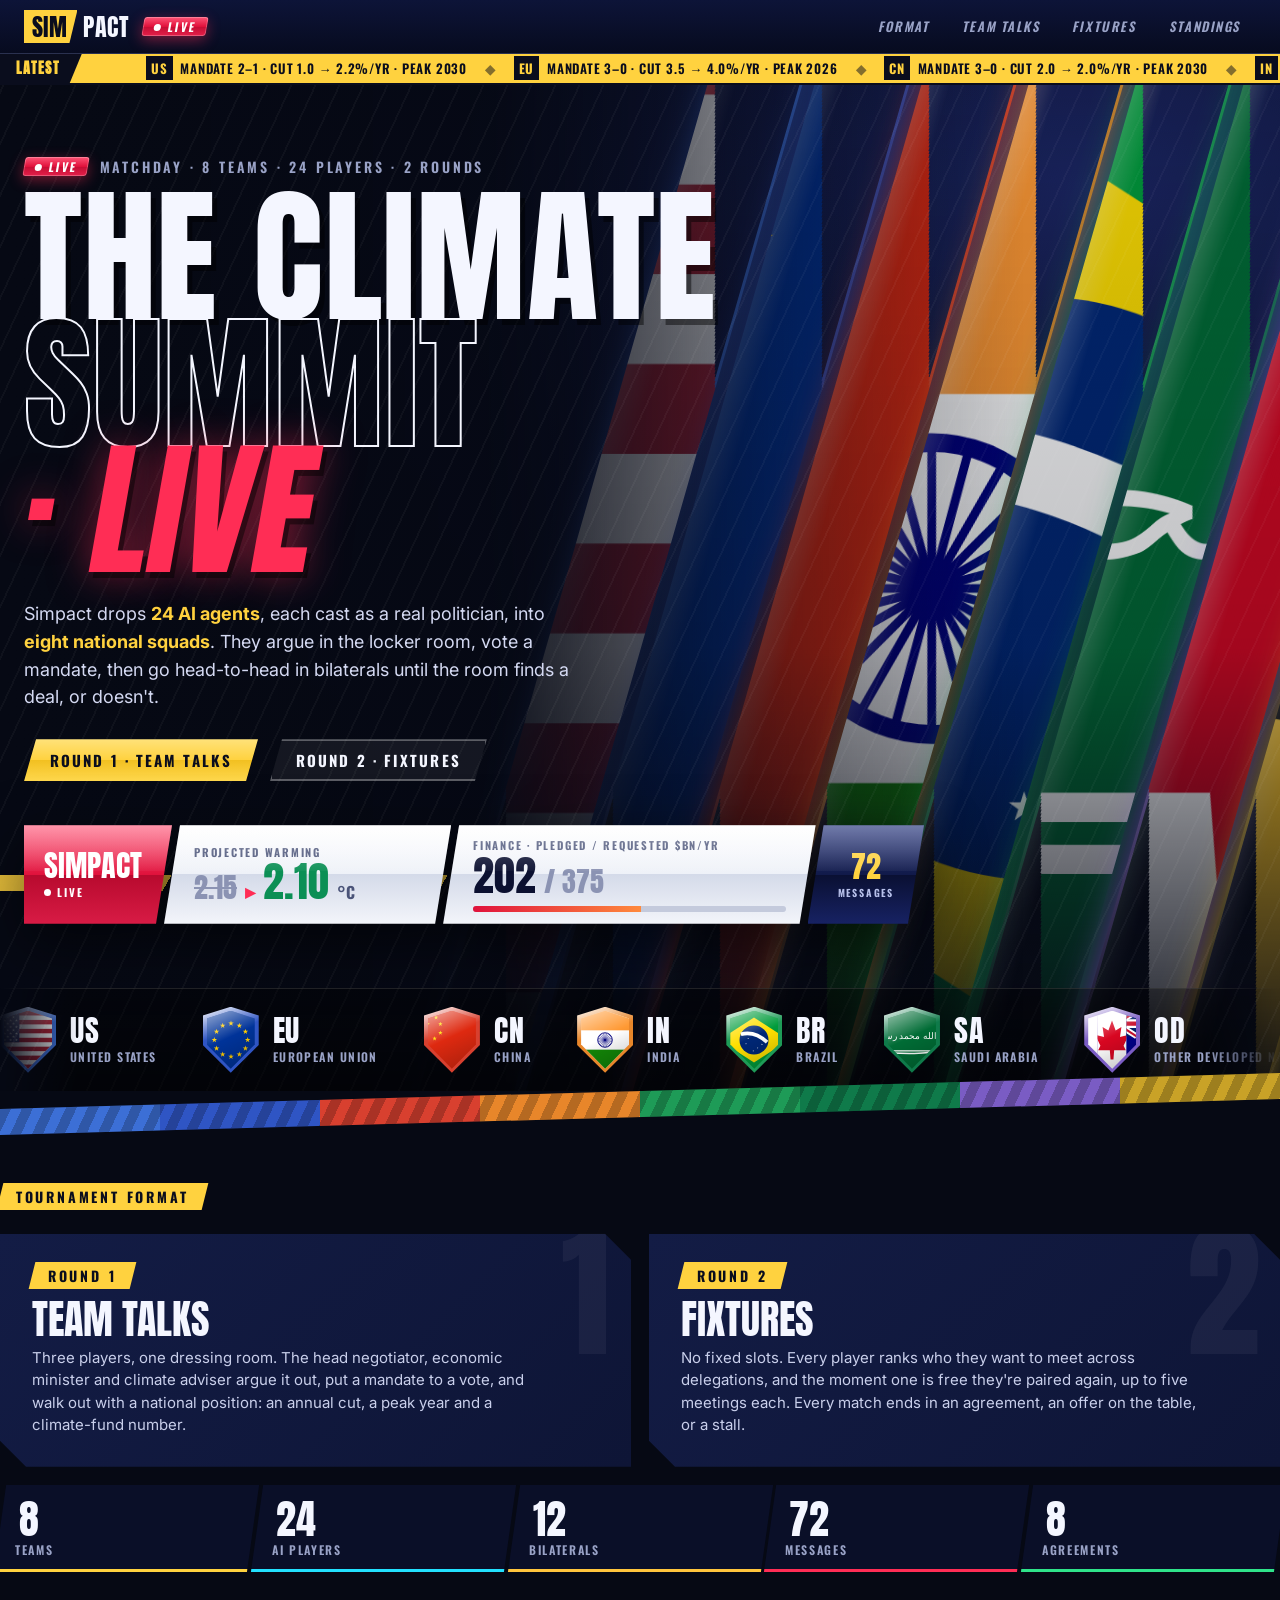
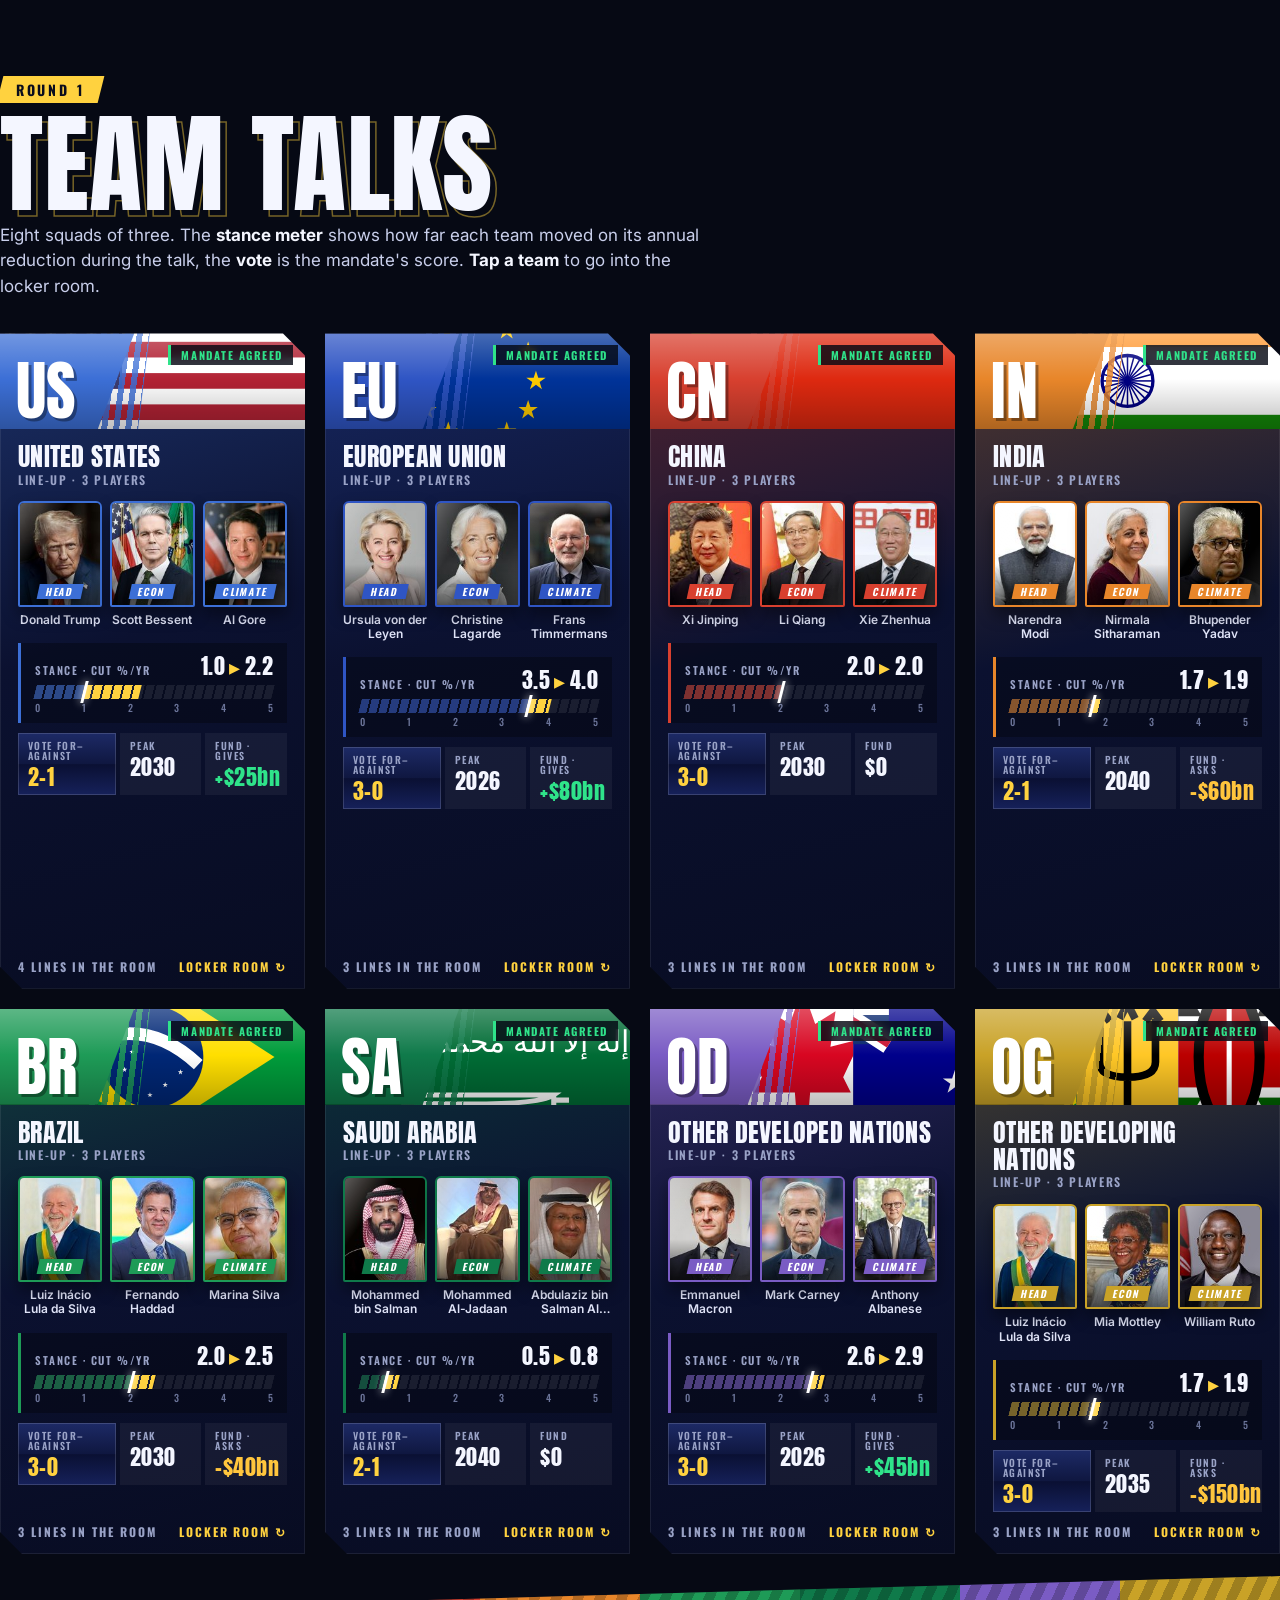
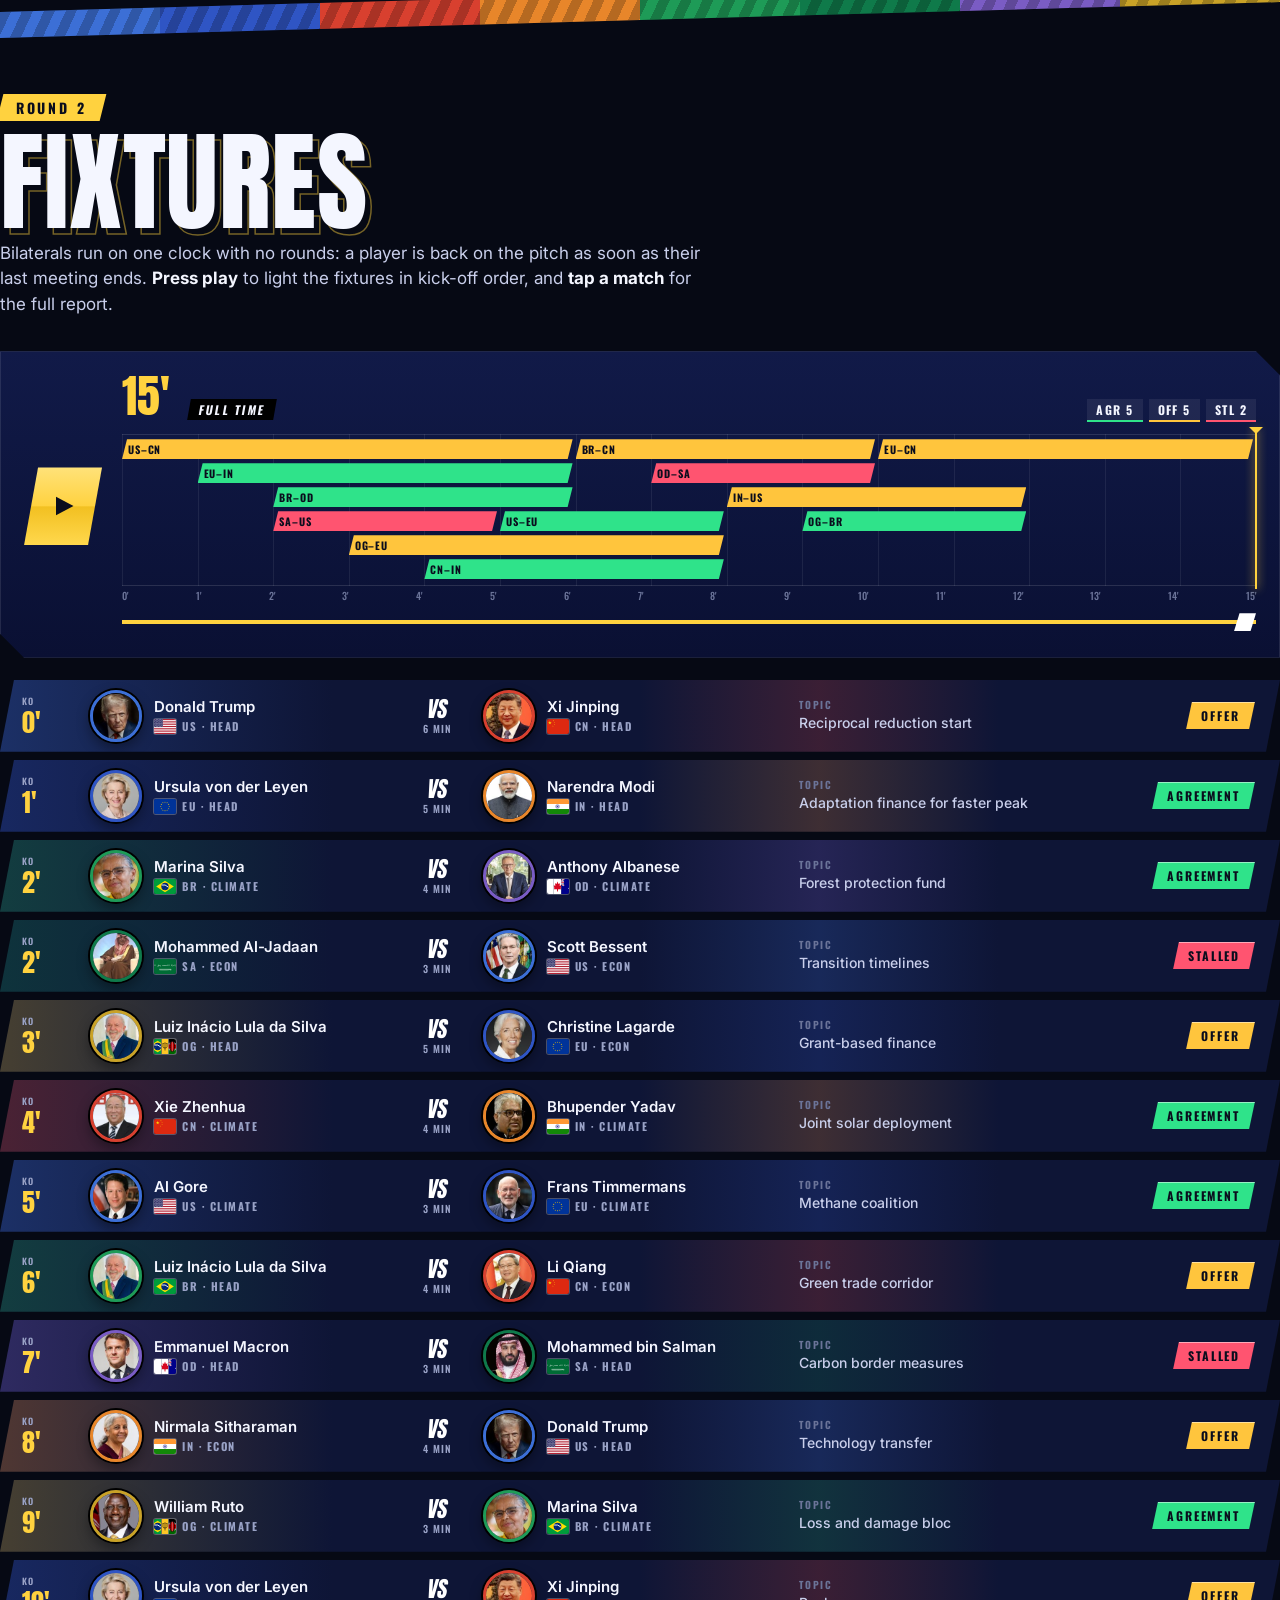
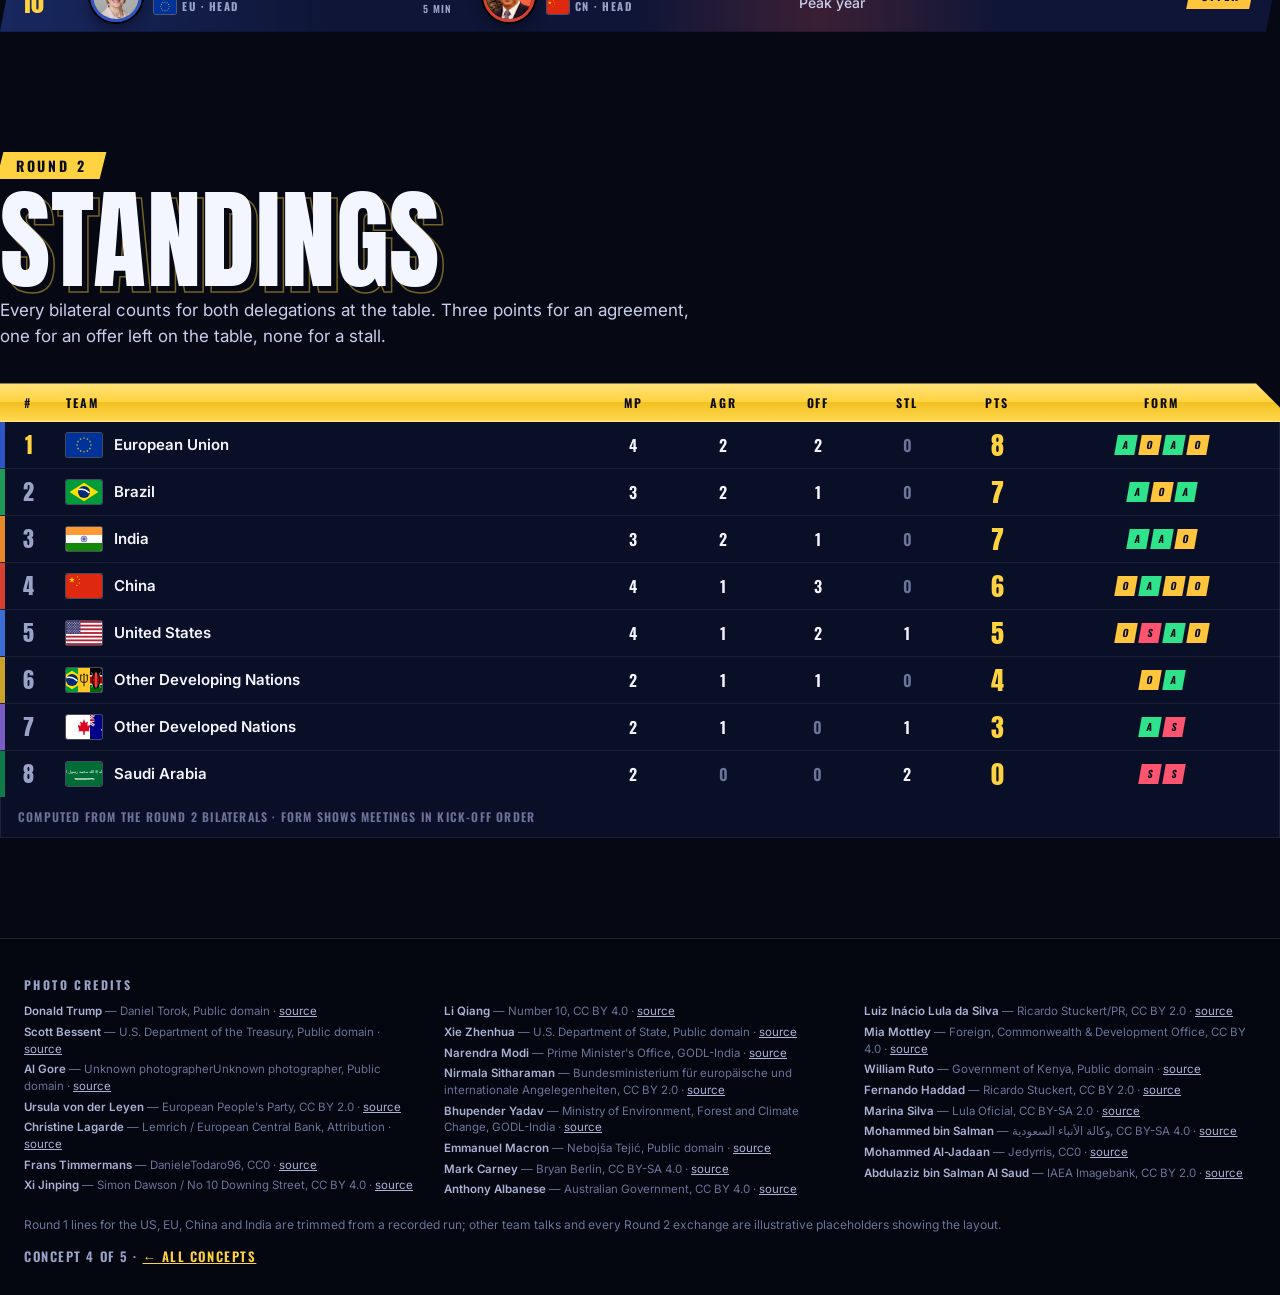
<file: design/landing-concepts/4-matchday.html>
<!doctype html>
<html lang="en">
<head>
<meta charset="utf-8">
<meta name="viewport" content="width=device-width, initial-scale=1">
<title>Simpact Matchday</title>
<link rel="preconnect" href="https://fonts.googleapis.com">
<link rel="preconnect" href="https://fonts.gstatic.com" crossorigin>
<link href="https://fonts.googleapis.com/css2?family=Anton&family=Inter:wght@400;500;600;700;800&family=Oswald:wght@500;600;700&display=swap" rel="stylesheet">
<style>
:root{
  --bg:#060914; --bg2:#0b1130; --panel:#0e1536; --panel2:#131c45; --line:rgba(255,255,255,.12);
  --ink:#f4f6ff; --mute:#9aa3c7; --dim:#6b7499;
  --yellow:#ffd23f; --red:#ff2d55; --cyan:#22e1ff;
  --agreed:#2fe38a; --offer:#ffc53d; --stalled:#ff5470;
  --display:'Anton',Impact,'Arial Narrow Bold',sans-serif;
  --cond:'Oswald','Arial Narrow',sans-serif;
  --body:'Inter',system-ui,-apple-system,'Segoe UI',sans-serif;
  --teams:linear-gradient(90deg,var(--yellow),var(--red));
  color-scheme:dark;
}
*,*::before,*::after{box-sizing:border-box}
html{scroll-behavior:smooth;overflow-x:clip}
html:has(dialog[open]){overflow:hidden}
body{margin:0;background:var(--bg);color:var(--ink);font:15px/1.5 var(--body);overflow-x:clip;-webkit-font-smoothing:antialiased}
img{display:block;max-width:100%}
a{color:inherit}
button{font:inherit;color:inherit}
.wrap{max-width:1320px;margin:0 auto;padding:0 24px}
.sr{position:absolute;width:1px;height:1px;overflow:hidden;clip:rect(0 0 0 0);white-space:nowrap}

/* ---------- top bar + ticker ---------- */
.topbar{position:sticky;top:0;z-index:50;display:flex;align-items:center;gap:14px;padding:10px 24px;background:linear-gradient(180deg,#0d1438,#070b1f);border-bottom:1px solid var(--line)}
.logo{font-family:var(--display);font-size:24px;letter-spacing:.02em;text-decoration:none;display:flex;align-items:stretch;line-height:1}
.logo span{background:var(--yellow);color:#0a0d1d;padding:5px 10px 4px 8px;clip-path:polygon(0 0,100% 0,calc(100% - 8px) 100%,0 100%);margin-right:2px}
.logo em{font-style:normal;padding:5px 0 4px 4px}
.live-pill{display:inline-flex;align-items:center;gap:7px;padding:4px 11px 3px;background:linear-gradient(180deg,#ff5577,#e0123c 50%,#c40d33 51%,#e3204a);color:#fff;font:700 12px/1 var(--cond);letter-spacing:.16em;border-radius:3px;box-shadow:0 0 0 1px rgba(255,255,255,.25) inset,0 4px 14px rgba(255,45,85,.45);transform:skewX(-10deg)}
.live-pill i{width:7px;height:7px;border-radius:50%;background:#fff;animation:blink 1.1s steps(2,start) infinite}
@keyframes blink{50%{opacity:.15}}
.toplinks{margin-left:auto;display:flex;gap:4px}
.toplinks a{font:600 13px/1 var(--cond);letter-spacing:.12em;text-transform:uppercase;text-decoration:none;padding:9px 14px;color:var(--mute);transform:skewX(-12deg);transition:background .2s,color .2s}
.toplinks a:hover,.toplinks a:focus-visible{background:var(--panel2);color:var(--ink);outline:none}
.ticker{position:relative;z-index:1;overflow:hidden;background:var(--yellow);color:#0a0d1d;font:600 13px/1 var(--cond);letter-spacing:.06em;text-transform:uppercase;white-space:nowrap;border-bottom:2px solid #0a0d1d}
.ticker-label{position:absolute;left:0;top:0;bottom:0;z-index:2;display:flex;align-items:center;padding:0 22px 0 16px;background:#0a0d1d;color:var(--yellow);font-family:var(--display);font-size:14px;letter-spacing:.08em;clip-path:polygon(0 0,100% 0,calc(100% - 12px) 100%,0 100%)}
.ticker-track{display:inline-flex;padding:8px 0;animation:marquee 70s linear infinite}
.ticker-track span{padding:0 18px}
.ticker-track b{font-weight:700;background:#0a0d1d;color:var(--yellow);padding:2px 5px;margin-right:4px}
.ticker-track .sep{padding:0;opacity:.5}
@keyframes marquee{to{transform:translateX(-50%)}}

/* ---------- hero ---------- */
.hero{position:relative;overflow:hidden;padding:72px 0 0;isolation:isolate;background:radial-gradient(120% 90% at 85% 10%,#1a2563 0%,#0a0f2a 45%,var(--bg) 80%)}
.bands{position:absolute;z-index:-3;top:-8%;bottom:-8%;left:44%;right:-10%;display:flex;gap:12px;transform:skewX(-16deg)}
.band{flex:1;position:relative;overflow:hidden;box-shadow:inset 0 0 0 3px var(--acc),0 0 40px -10px var(--acc);animation:bandIn .9s cubic-bezier(.2,.8,.2,1) both;animation-delay:calc(var(--i) * 70ms)}
.band>span{position:absolute;inset:0 -60%;background:var(--flag) center/cover no-repeat;transform:skewX(16deg)}
.band::after{content:'';position:absolute;inset:0;background:linear-gradient(180deg,rgba(6,9,20,.1) 0%,rgba(6,9,20,.25) 55%,var(--bg) 96%),linear-gradient(90deg,rgba(255,255,255,.18),rgba(255,255,255,0) 30%)}
@keyframes bandIn{from{transform:translateY(-110%)}}
.hero::before{content:'';position:absolute;z-index:-2;inset:0;background:linear-gradient(90deg,var(--bg) 0%,rgba(6,9,20,.94) 38%,rgba(6,9,20,.35) 62%,rgba(6,9,20,0) 80%)}
.stripes{position:absolute;z-index:-1;inset:-20%;transform:skewX(-25deg);background:repeating-linear-gradient(90deg,rgba(255,255,255,.035) 0 2px,transparent 2px 24px);animation:drift 2.4s linear infinite;pointer-events:none}
@keyframes drift{to{background-position:24px 0}}
.speed{position:absolute;z-index:-1;left:-4%;bottom:200px;width:46%;height:16px;transform:skewX(-30deg);background:repeating-linear-gradient(90deg,var(--yellow) 0 34px,transparent 34px 46px);opacity:.9;animation:drift2 1.2s linear infinite}
@keyframes drift2{to{background-position:46px 0}}
.kicker{display:flex;align-items:center;flex-wrap:wrap;gap:12px;margin:0 0 18px;font:600 14px/1 var(--cond);letter-spacing:.2em;text-transform:uppercase;color:var(--mute)}
.title{margin:0;font-family:var(--display);font-weight:400;text-transform:uppercase;font-size:clamp(54px,11.5vw,172px);line-height:.86;letter-spacing:.005em;text-shadow:5px 6px 0 rgba(0,0,0,.45)}
.title span{display:block}
.title .outline{color:transparent;-webkit-text-stroke:2px var(--ink);text-shadow:none}
.title em{font-style:normal;display:inline-block;color:var(--red);transform:skewX(-10deg);text-shadow:5px 6px 0 rgba(0,0,0,.45),0 0 40px rgba(255,45,85,.55)}
.lede{max-width:560px;margin:26px 0 0;font-size:18px;line-height:1.55;color:#d4d9f2}
.lede strong{color:var(--yellow);font-weight:700}
.cta{display:flex;flex-wrap:wrap;gap:12px;margin-top:28px}
.btn{display:inline-flex;align-items:center;gap:10px;padding:14px 26px 13px;font:700 15px/1 var(--cond);letter-spacing:.14em;text-transform:uppercase;text-decoration:none;background:rgba(255,255,255,.06);border:0;cursor:pointer;clip-path:polygon(12px 0,100% 0,calc(100% - 12px) 100%,0 100%);box-shadow:inset 0 0 0 2px rgba(255,255,255,.3);transition:transform .2s,background .2s}
.btn.primary{background:linear-gradient(180deg,#ffe27a,var(--yellow) 50%,#f2c021 51%,#ffd84d);color:#0a0d1d;box-shadow:none}
.btn:hover,.btn:focus-visible{transform:translateX(4px);outline:none}
.btn:focus-visible{box-shadow:inset 0 0 0 3px var(--cyan)}

/* score bug */
.bug{display:flex;align-items:stretch;flex-wrap:nowrap;margin-top:44px;max-width:900px;filter:drop-shadow(0 20px 30px rgba(0,0,0,.55));font-family:var(--cond)}
.bug>*{clip-path:polygon(16px 0,100% 0,calc(100% - 16px) 100%,0 100%);margin-left:-8px;padding:12px 30px;display:flex;flex-direction:column;justify-content:center;position:relative}
.bug>*:first-child{margin-left:0;clip-path:polygon(0 0,100% 0,calc(100% - 16px) 100%,0 100%);padding-left:20px}
.bug>*::after{content:'';position:absolute;left:0;right:0;top:0;height:46%;background:linear-gradient(180deg,rgba(255,255,255,.35),rgba(255,255,255,.04));pointer-events:none}
.bug-brand{background:linear-gradient(180deg,#ff5d7d,#e0123c 50%,#b80a2e 51%,#d81b45);color:#fff;font-family:var(--display);font-size:30px;line-height:1;align-items:flex-start}
.bug-brand small{font:700 11px/1 var(--cond);letter-spacing:.18em;margin-top:6px;display:flex;align-items:center;gap:6px}
.bug-brand small i{width:7px;height:7px;border-radius:50%;background:#fff;animation:blink 1.1s steps(2,start) infinite}
.bug-cell{background:linear-gradient(180deg,#ffffff 0%,#eef1f8 49%,#d4dae9 50%,#f3f5fa 100%);color:#0b1030;flex:1 1 auto}
.bug-cell .lbl{font-size:11px;font-weight:700;letter-spacing:.16em;color:#4a5378;text-transform:uppercase;white-space:nowrap}
.bug-cell .row{display:flex;align-items:baseline;gap:8px;white-space:nowrap}
.bug-cell .val{font-family:var(--display);font-size:42px;line-height:1.05;font-variant-numeric:tabular-nums}
.bug-cell .was{color:#8b93b3;font-size:28px;text-decoration:line-through;text-decoration-thickness:2px}
.bug-cell .arr{color:var(--red);font-size:20px;font-weight:700}
.bug-cell .hot{color:#0b8f55}
.bug-cell .unit{font-weight:700;font-size:16px;color:#4a5378}
.bug-cell .of{font-family:var(--display);font-size:28px;color:#8b93b3}
.gap{display:block;height:6px;margin-top:4px;background:#c4cadc;border-radius:3px;overflow:hidden;width:100%;min-width:120px}
.gap i{display:block;height:100%;width:0;background:linear-gradient(90deg,#e0123c,#ff8a3d);transition:width 1.6s cubic-bezier(.2,.8,.2,1)}
.bug-clock{background:linear-gradient(180deg,#26357d,#111a4a 50%,#0a1033 51%,#172263);color:var(--yellow);font-family:var(--display);font-size:30px;line-height:1;align-items:center}
.bug-clock small{font:700 10px/1 var(--cond);letter-spacing:.18em;color:#b7c0ea;margin-top:6px}

/* crests marquee */
.crests{position:relative;margin-top:64px;padding:18px 0;background:linear-gradient(180deg,rgba(0,0,0,.35),rgba(0,0,0,.6));border-top:1px solid var(--line);overflow:hidden;-webkit-mask-image:linear-gradient(90deg,transparent,#000 6%,#000 94%,transparent);mask-image:linear-gradient(90deg,transparent,#000 6%,#000 94%,transparent)}
.crest-track{display:flex;width:max-content;animation:marquee 34s linear infinite}
.crests:hover .crest-track,.crests:focus-within .crest-track{animation-play-state:paused}
.crest{display:flex;align-items:center;gap:14px;margin-right:46px;text-decoration:none;outline:none}
.shield{width:56px;height:66px;flex:none;padding:4px;background:linear-gradient(160deg,#fff,var(--acc) 40%);clip-path:polygon(50% 0,100% 13%,100% 58%,50% 100%,0 58%,0 13%);transition:transform .25s}
.shield>span{position:relative;display:block;width:100%;height:100%;background:var(--flag) center/cover no-repeat;clip-path:polygon(50% 0,100% 13%,100% 58%,50% 100%,0 58%,0 13%)}
.shield>span::after{content:'';position:absolute;inset:0;background:linear-gradient(155deg,rgba(255,255,255,.6),rgba(255,255,255,0) 46%,rgba(0,0,0,.25))}
.crest:hover .shield,.crest:focus-visible .shield{transform:scale(1.12) rotate(-4deg)}
.crest-txt{display:flex;flex-direction:column;line-height:1}
.crest-txt b{font-family:var(--display);font-weight:400;font-size:30px;letter-spacing:.02em}
.crest-txt small{font:600 12px/1.2 var(--cond);letter-spacing:.12em;text-transform:uppercase;color:var(--mute);margin-top:4px;white-space:nowrap}
.crest:focus-visible .crest-txt b{color:var(--yellow)}

/* ---------- team band divider ---------- */
.teamband{position:relative;height:26px;background:var(--teams);transform:skewY(-1.6deg);margin:0 0 -6px;overflow:hidden}
.teamband::after{content:'';position:absolute;inset:0;background:repeating-linear-gradient(115deg,rgba(0,0,0,.22) 0 10px,transparent 10px 20px)}

/* ---------- format ---------- */
.format{padding:72px 0 24px}
.format-grid{display:grid;grid-template-columns:1fr 1fr;gap:18px}
.fmt{position:relative;padding:28px 32px 30px;background:linear-gradient(135deg,var(--panel2),var(--panel));clip-path:polygon(0 0,calc(100% - 26px) 0,100% 26px,100% 100%,26px 100%,0 calc(100% - 26px));text-decoration:none;display:block;transition:transform .25s}
.fmt:hover,.fmt:focus-visible{transform:translateY(-4px);outline:none}
.fmt:focus-visible{box-shadow:inset 0 0 0 3px var(--cyan)}
.fmt::before{content:attr(data-n);position:absolute;right:20px;top:-18px;font-family:var(--display);font-size:150px;line-height:1;color:rgba(255,255,255,.05)}
.fmt h3{margin:10px 0 8px;font:400 40px/1 var(--display);text-transform:uppercase}
.fmt p{margin:0;color:#c9cfeb;max-width:520px}
.stats{display:grid;grid-template-columns:repeat(5,1fr);gap:4px;margin-top:18px}
.stat{padding:14px 18px 12px;background:#0a0f28;border-bottom:3px solid var(--c,var(--yellow));transform:skewX(-8deg)}
.stat>*{transform:skewX(8deg);display:block}
.stat b{font:400 40px/1 var(--display);font-variant-numeric:tabular-nums}
.stat small{font:600 12px/1.2 var(--cond);letter-spacing:.14em;text-transform:uppercase;color:var(--mute);margin-top:4px}

/* ---------- section heads ---------- */
.sec{padding:80px 0 40px;position:relative}
.sec-head{margin-bottom:34px;max-width:880px}
.round-tag{display:inline-block;padding:7px 16px 6px;background:var(--yellow);color:#0a0d1d;font:700 14px/1 var(--cond);letter-spacing:.2em;transform:skewX(-14deg)}
.round-tag span{display:inline-block;transform:skewX(14deg)}
.sec-head h2{position:relative;margin:14px 0 10px;font:400 clamp(52px,8.5vw,120px)/.88 var(--display);text-transform:uppercase;letter-spacing:.005em}
.sec-head h2::after{content:attr(data-txt);position:absolute;left:6px;top:6px;z-index:-1;color:transparent;-webkit-text-stroke:1.5px rgba(255,210,63,.45)}
.sec-head p{margin:0;font-size:17px;color:#c9cfeb;max-width:720px}
.sec-head p b{color:var(--ink)}

/* ---------- team cards ---------- */
.teams{display:grid;grid-template-columns:repeat(auto-fill,minmax(296px,1fr));gap:20px;align-items:stretch}
.team{position:relative;perspective:1600px;cursor:pointer;outline:none;scroll-margin-top:110px}
.flip{display:grid;height:100%;transform-style:preserve-3d;transition:transform .7s cubic-bezier(.3,1.3,.5,1)}
.team.flipped .flip{transform:rotateY(180deg)}
.face{grid-area:1/1;display:flex;flex-direction:column;-webkit-backface-visibility:hidden;backface-visibility:hidden;background:linear-gradient(165deg,color-mix(in srgb,var(--acc) 34%,#0b1130) 0%,#0b1130 46%,#080c22 100%);clip-path:polygon(0 0,calc(100% - 22px) 0,100% 22px,100% 100%,22px 100%,0 calc(100% - 22px));box-shadow:inset 0 0 0 1px rgba(255,255,255,.08)}
.back{transform:rotateY(180deg)}
.team:hover .front{box-shadow:inset 0 0 0 2px var(--acc)}
.team:focus-visible .face{box-shadow:inset 0 0 0 3px var(--cyan)}
.banner{position:relative;height:96px;flex:none;background:var(--flag) center/cover no-repeat;overflow:hidden}
.banner::before{content:'';position:absolute;inset:0;background:var(--acc);clip-path:polygon(0 0,44% 0,32% 100%,0 100%);box-shadow:0 0 0 2px #000}
.banner::after{content:'';position:absolute;inset:0;background:linear-gradient(180deg,rgba(255,255,255,.28),rgba(255,255,255,0) 48%,rgba(0,0,0,.25));pointer-events:none}
.banner .stripe{position:absolute;top:0;bottom:0;left:31%;width:16%;background:repeating-linear-gradient(90deg,var(--acc) 0 6px,transparent 6px 12px);transform:skewX(-7deg);opacity:.85}
.banner .code{position:absolute;left:16px;bottom:6px;z-index:1;font:400 64px/1 var(--display);color:#fff;text-shadow:3px 3px 0 rgba(0,0,0,.35)}
.chip{position:absolute;right:12px;top:12px;z-index:1;padding:5px 10px 4px;background:rgba(6,9,20,.82);font:700 11px/1 var(--cond);letter-spacing:.14em;text-transform:uppercase;color:var(--agreed);border-left:3px solid var(--agreed);backdrop-filter:blur(4px)}
.chip.warn{color:var(--offer);border-color:var(--offer)}
.tname{margin:14px 18px 2px;font:400 26px/1.05 var(--display);text-transform:uppercase;letter-spacing:.01em}
.tsub{margin:0 18px;font:600 12px/1.2 var(--cond);letter-spacing:.14em;text-transform:uppercase;color:var(--mute)}
.lineup{display:grid;grid-template-columns:repeat(3,1fr);gap:8px;padding:14px 18px 6px}
.player{margin:0;min-width:0}
.pcard{position:relative;aspect-ratio:4/5;overflow:hidden;background:#1b2350;border:2px solid var(--acc);border-radius:6px 6px 2px 2px;box-shadow:0 8px 16px rgba(0,0,0,.4)}
.pcard img,.pcard .noimg{width:100%;height:100%;object-fit:cover;object-position:50% 22%}
.noimg{display:flex;align-items:center;justify-content:center;font:400 28px/1 var(--display);background:#1b2350;color:var(--mute)}
.pcard::after{content:'';position:absolute;inset:0;background:linear-gradient(125deg,rgba(255,255,255,.35) 0%,rgba(255,255,255,0) 32%,rgba(255,255,255,0) 70%,rgba(255,255,255,.12) 100%),linear-gradient(180deg,transparent 60%,rgba(0,0,0,.65));pointer-events:none}
.pos{position:absolute;left:50%;bottom:6px;z-index:1;transform:translateX(-50%) skewX(-12deg);padding:3px 8px 2px;background:var(--acc);color:#fff;font:700 10px/1 var(--cond);letter-spacing:.14em;white-space:nowrap;box-shadow:0 2px 6px rgba(0,0,0,.4)}
.player figcaption{margin-top:6px;font:600 12px/1.2 var(--body);color:#dfe3f7;display:-webkit-box;-webkit-line-clamp:2;-webkit-box-orient:vertical;overflow:hidden;text-align:center}
.meter{margin:10px 18px 0;padding:12px 14px 10px;background:rgba(0,0,0,.32);border-left:3px solid var(--acc)}
.meter-head{display:flex;justify-content:space-between;align-items:baseline;gap:8px;font:600 11px/1 var(--cond);letter-spacing:.14em;text-transform:uppercase;color:var(--mute)}
.meter-head b{font:400 22px/1 var(--display);letter-spacing:.02em;color:var(--ink);white-space:nowrap}
.meter-head b i{font-style:normal;color:var(--yellow);margin:0 4px}
.meter-track{position:relative;height:14px;margin-top:8px;background:repeating-linear-gradient(90deg,rgba(255,255,255,.08) 0 8px,transparent 8px 10px);transform:skewX(-14deg)}
.meter-fill,.meter-gain{position:absolute;top:0;bottom:0;left:0;width:0;transition:width 1.1s cubic-bezier(.2,.8,.2,1),left 1.1s cubic-bezier(.2,.8,.2,1)}
.meter-fill{background:repeating-linear-gradient(90deg,color-mix(in srgb,var(--acc) 70%,#fff 0%) 0 8px,transparent 8px 10px);opacity:.75}
.meter-gain{background:repeating-linear-gradient(90deg,var(--yellow) 0 8px,transparent 8px 10px);transition-delay:.5s}
.meter-init{position:absolute;top:-4px;bottom:-4px;width:3px;background:#fff;left:0;box-shadow:0 0 8px #fff;transition:left 1.1s cubic-bezier(.2,.8,.2,1)}
.meter.in .meter-fill{width:var(--from)}
.meter.in .meter-gain{left:var(--from);width:calc(var(--to) - var(--from))}
.meter.in .meter-init{left:var(--from)}
.meter-scale{display:flex;justify-content:space-between;margin-top:4px;font:500 10px/1 var(--cond);color:var(--dim)}
.tstats{display:grid;grid-template-columns:1.2fr 1fr 1fr;gap:4px;margin:10px 18px 0}
.ts{padding:8px 10px 7px;background:rgba(255,255,255,.05);min-width:0}
.ts small{display:block;font:600 10px/1 var(--cond);letter-spacing:.14em;text-transform:uppercase;color:var(--mute)}
.ts b{display:block;margin-top:5px;font:400 22px/1 var(--display);letter-spacing:.02em;white-space:nowrap}
.ts.vote{background:linear-gradient(180deg,#1d2a66,#0f1740 50%,#0a1033 51%,#16215a);box-shadow:inset 0 0 0 1px rgba(255,255,255,.15)}
.ts.vote b{color:var(--yellow);font-variant-numeric:tabular-nums}
.ts .pos-f{color:var(--agreed)}
.ts .neg-f{color:var(--offer)}
.hint{margin:auto 0 0;padding:14px 18px 16px;display:flex;align-items:center;justify-content:space-between;font:700 12px/1 var(--cond);letter-spacing:.16em;text-transform:uppercase;color:var(--mute)}
.hint span:last-child{color:var(--yellow)}
.team:hover .hint span:last-child{text-decoration:underline}
/* back */
.back-head{display:flex;align-items:center;gap:12px;padding:16px 18px 12px;border-bottom:1px solid var(--line);background:linear-gradient(90deg,color-mix(in srgb,var(--acc) 40%,transparent),transparent)}
.back-head .shield{width:38px;height:45px;padding:3px}
.back-head b{display:block;font:400 22px/1 var(--display);text-transform:uppercase}
.back-head small{display:block;font:700 11px/1 var(--cond);letter-spacing:.18em;color:var(--red);margin-top:4px}
.thread{list-style:none;margin:0;padding:10px 18px 6px;display:flex;flex-direction:column;gap:10px}
.thread li{display:grid;grid-template-columns:30px 34px 1fr;gap:8px;align-items:start}
.turn{font:400 15px/1 var(--display);color:var(--yellow);padding-top:4px}
.av{width:34px;height:34px;border-radius:50%;object-fit:cover;object-position:50% 20%;border:2px solid var(--acc)}
.av.noimg{font-size:13px}
.line-who{display:flex;align-items:center;gap:6px;flex-wrap:wrap;font:600 12px/1.2 var(--body);color:#dfe3f7}
.line-who .tag{padding:2px 6px 1px;background:var(--acc);color:#fff;font:700 9.5px/1 var(--cond);letter-spacing:.14em;transform:skewX(-12deg)}
.thread p{margin:3px 0 0;font-size:13.5px;line-height:1.45;color:#c9cfeb}
.final{margin:6px 18px 0;padding:10px 12px;background:rgba(0,0,0,.35);border-left:3px solid var(--yellow);font:600 12px/1.4 var(--cond);letter-spacing:.08em;text-transform:uppercase;color:#dfe3f7}
.final b{color:var(--yellow);font-weight:700}

/* ---------- match clock ---------- */
.clock{display:grid;grid-template-columns:auto 1fr;gap:20px;align-items:center;padding:22px 24px 18px;background:linear-gradient(180deg,#111a48,#0a1033);clip-path:polygon(0 0,calc(100% - 24px) 0,100% 24px,100% 100%,24px 100%,0 calc(100% - 24px));box-shadow:inset 0 0 0 1px rgba(255,255,255,.1);margin-bottom:22px}
.play{width:78px;height:78px;border:0;cursor:pointer;display:grid;place-items:center;background:linear-gradient(180deg,#ffe27a,var(--yellow) 50%,#f2c021 51%,#ffd84d);color:#0a0d1d;clip-path:polygon(18% 0,100% 0,82% 100%,0 100%);transition:transform .15s}
.play:hover{transform:scale(1.05)}
.play:focus-visible{outline:none;filter:drop-shadow(0 0 6px var(--cyan)) brightness(1.1)}
.play svg{width:28px;height:28px}
.clock-top{display:flex;align-items:baseline;flex-wrap:wrap;gap:6px 16px;margin-bottom:12px}
.clock-min{font:400 46px/1 var(--display);color:var(--yellow);font-variant-numeric:tabular-nums;min-width:2.2ch}
.clock-phase{display:inline-flex;align-items:center;gap:6px;padding:5px 10px 4px;font:700 12px/1 var(--cond);letter-spacing:.18em;background:#000;transform:skewX(-10deg)}
.clock-phase.is-live{background:var(--red)}
.clock-tally{margin-left:auto;display:flex;gap:6px;font:700 12px/1 var(--cond);letter-spacing:.12em}
.clock-tally span{padding:5px 9px 4px;background:rgba(255,255,255,.07);border-bottom:2px solid var(--c)}
.track{position:relative;height:calc(var(--lanes) * 24px + 8px);background:repeating-linear-gradient(90deg,rgba(255,255,255,.07) 0 1px,transparent 1px calc(100% / var(--T)));border-top:1px solid var(--line);border-bottom:1px solid var(--line)}
.bar{position:absolute;height:20px;top:calc(var(--lane) * 24px + 4px);left:calc(var(--t) / var(--T) * 100%);width:calc(var(--d) / var(--T) * 100% - 3px);border:0;padding:0 6px;cursor:pointer;display:flex;align-items:center;font:700 10.5px/1 var(--cond);letter-spacing:.08em;white-space:nowrap;overflow:hidden;color:rgba(255,255,255,.55);background:rgba(255,255,255,.08);clip-path:polygon(5px 0,100% 0,calc(100% - 5px) 100%,0 100%);transition:background .3s,color .3s}
.bar.live{background:var(--red);color:#fff;animation:pulse .9s ease-in-out infinite alternate}
.bar.ft{background:var(--oc);color:#0a0d1d}
.bar:hover,.bar:focus-visible{outline:none;filter:brightness(1.25);color:#fff}
.bar.ft:hover,.bar.ft:focus-visible{color:#000}
@keyframes pulse{to{filter:brightness(1.35)}}
.playhead{position:absolute;top:-8px;bottom:-4px;width:2px;margin-left:-1px;background:var(--yellow);left:calc(var(--m) / var(--T) * 100%);box-shadow:0 0 10px var(--yellow);pointer-events:none}
.playhead::before{content:'';position:absolute;top:0;left:-6px;border:7px solid transparent;border-top-color:var(--yellow);border-bottom:0}
.ticks{display:flex;justify-content:space-between;margin-top:5px;font:500 10px/1 var(--cond);color:var(--dim)}
.scrub{width:100%;margin:10px 0 0;-webkit-appearance:none;appearance:none;background:transparent;height:22px;cursor:pointer}
.scrub::-webkit-slider-runnable-track{height:4px;background:linear-gradient(90deg,var(--yellow) var(--p),rgba(255,255,255,.15) var(--p))}
.scrub::-moz-range-track{height:4px;background:linear-gradient(90deg,var(--yellow) var(--p),rgba(255,255,255,.15) var(--p))}
.scrub::-webkit-slider-thumb{-webkit-appearance:none;width:22px;height:18px;margin-top:-7px;background:#fff;border:0;clip-path:polygon(25% 0,100% 0,75% 100%,0 100%)}
.scrub::-moz-range-thumb{width:22px;height:18px;background:#fff;border:0;border-radius:0}
.scrub:focus-visible{outline:2px solid var(--cyan);outline-offset:2px}

/* ---------- fixtures board ---------- */
.board{display:flex;flex-direction:column;gap:8px}
.fx{display:grid;grid-template-columns:54px minmax(0,1fr) 62px minmax(0,1fr) minmax(0,1fr) 136px;grid-template-areas:"ko a vs b topic res";align-items:center;gap:14px;width:100%;padding:10px 28px 10px 22px;border:0;text-align:left;cursor:pointer;background:linear-gradient(90deg,color-mix(in srgb,var(--ca) 30%,#0e1536) 0%,#0e1536 26%,#0e1536 50%,color-mix(in srgb,var(--cb) 22%,#0e1536) 64%,#0e1536 78%);clip-path:polygon(14px 0,100% 0,calc(100% - 14px) 100%,0 100%);transition:opacity .4s,filter .4s,transform .2s}
.fx:hover{transform:translateX(4px)}
.fx:focus-visible{outline:none;box-shadow:inset 0 0 0 3px var(--cyan)}
.fx.up{opacity:.42;filter:saturate(.3)}
.fx.live{box-shadow:inset 0 0 0 2px var(--red)}
.fx.lit{animation:lit .9s ease-out}
@keyframes lit{0%{filter:brightness(2.2)}100%{filter:none}}
.fx-ko{grid-area:ko;font:400 26px/1 var(--display);color:var(--yellow);font-variant-numeric:tabular-nums}
.fx-ko small{display:block;font:600 9px/1 var(--cond);letter-spacing:.16em;color:var(--mute);margin-bottom:3px}
.fx-side{display:flex;align-items:center;gap:12px;min-width:0}
.fx-a{grid-area:a}
.fx-b{grid-area:b}
.fx-face{width:52px;height:52px;flex:none;border-radius:50%;object-fit:cover;object-position:50% 20%;border:3px solid var(--acc);box-shadow:0 0 0 2px #000,0 6px 14px rgba(0,0,0,.4)}
.fx-who{min-width:0;display:flex;flex-direction:column}
.fx-who b{font:600 15px/1.2 var(--body);white-space:nowrap;overflow:hidden;text-overflow:ellipsis}
.fx-who small{display:flex;align-items:center;gap:6px;margin-top:3px;font:700 11px/1 var(--cond);letter-spacing:.14em;color:var(--mute)}
.fx-flag{width:22px;height:15px;object-fit:cover;border-radius:2px;box-shadow:0 0 0 1px rgba(255,255,255,.25)}
.fx-vs{grid-area:vs;text-align:center;line-height:1}
.fx-vs b{display:block;font:400 22px/1 var(--display);font-style:normal;color:#fff;transform:skewX(-10deg)}
.fx-vs small{display:block;margin-top:4px;font:600 10px/1 var(--cond);letter-spacing:.12em;color:var(--mute);white-space:nowrap}
.fx-topic{grid-area:topic;font:500 14px/1.3 var(--body);color:#c9cfeb;min-width:0}
.fx-topic small{display:block;font:700 10px/1 var(--cond);letter-spacing:.16em;color:var(--dim);text-transform:uppercase;margin-bottom:4px}
.res{display:inline-flex;align-items:center;justify-content:center;gap:6px;padding:8px 12px 7px;font:700 12px/1 var(--cond);letter-spacing:.16em;text-transform:uppercase;white-space:nowrap;transform:skewX(-12deg);color:#0a0d1d;background:var(--oc);box-shadow:inset 0 1px 0 rgba(255,255,255,.5)}
.res>span{display:inline-block;transform:skewX(12deg)}
.fx-res{grid-area:res;justify-self:end}
.fx.up .res{background:rgba(255,255,255,.12);color:var(--mute);box-shadow:none}
.fx.live .res{background:var(--red);color:#fff}
.o-agreed{--oc:var(--agreed)} .o-offer{--oc:var(--offer)} .o-stalled{--oc:var(--stalled)}

/* ---------- standings ---------- */
.standings-wrap{overflow:hidden;clip-path:polygon(0 0,calc(100% - 24px) 0,100% 24px,100% 100%,0 100%);background:#0a0f28;box-shadow:inset 0 0 0 1px rgba(255,255,255,.08)}
table.standings{width:100%;border-collapse:collapse;font-variant-numeric:tabular-nums}
.standings caption{caption-side:bottom;text-align:left;padding:12px 18px;font:600 12px/1.4 var(--cond);letter-spacing:.1em;text-transform:uppercase;color:var(--dim)}
.standings th{padding:14px 10px 12px;font:700 12px/1 var(--cond);letter-spacing:.16em;text-transform:uppercase;color:#0a0d1d;background:linear-gradient(180deg,#ffe27a,var(--yellow) 50%,#f2c021 51%,#ffd84d);text-align:center}
.standings th.l{text-align:left}
.standings td{padding:10px;text-align:center;border-top:1px solid rgba(255,255,255,.07);font:600 16px/1 var(--cond)}
.standings tbody tr{transition:background .2s}
.standings tbody td:first-child{box-shadow:inset 5px 0 0 var(--acc)}
.standings abbr{text-decoration:none}
.standings tbody tr:hover{background:rgba(255,255,255,.04)}
.standings .rk{font:400 22px/1 var(--display);color:var(--mute);width:56px}
.standings tbody tr:first-child .rk{color:var(--yellow)}
.tm{display:flex;align-items:center;gap:12px;text-align:left}
.tm img{width:36px;height:24px;object-fit:cover;border-radius:2px;box-shadow:0 0 0 1px rgba(255,255,255,.25)}
.tm b{font:600 15px/1.2 var(--body)}
.tm .tm-code{display:none;font:400 20px/1 var(--display)}
.standings .pts{font:400 26px/1 var(--display);color:var(--yellow)}
.form{display:flex;gap:4px;justify-content:center}
.form i{width:20px;height:20px;display:grid;place-items:center;font:700 10px/1 var(--cond);font-style:normal;color:#0a0d1d;background:var(--oc);transform:skewX(-10deg)}
.standings .z{color:var(--dim)}

/* ---------- report modal ---------- */
dialog.report{padding:0;border:0;color:var(--ink);background:#0a0f28;width:min(780px,calc(100vw - 24px));max-width:calc(100vw - 24px);max-height:calc(100dvh - 32px);overflow:auto;box-shadow:0 30px 80px rgba(0,0,0,.7),inset 0 0 0 1px rgba(255,255,255,.1)}
dialog.report::backdrop{background:rgba(3,5,15,.82);-webkit-backdrop-filter:blur(6px);backdrop-filter:blur(6px)}
dialog.report[open]{animation:pop .35s cubic-bezier(.2,1.2,.4,1)}
@keyframes pop{from{transform:scale(.92) translateY(20px);opacity:0}}
.rep-close{position:absolute;right:12px;top:12px;z-index:3;width:40px;height:40px;border:0;cursor:pointer;background:rgba(0,0,0,.6);color:#fff;font:400 22px/1 var(--display);clip-path:polygon(20% 0,100% 0,80% 100%,0 100%)}
.rep-close:focus-visible{outline:none;background:var(--cyan);color:#000}
.rep-top{position:relative;overflow:hidden;padding:34px 24px 24px;isolation:isolate}
.rep-top .fa,.rep-top .fb{position:absolute;inset:0;z-index:-2;background:var(--f) center/cover no-repeat}
.rep-top .fa{clip-path:polygon(0 0,58% 0,42% 100%,0 100%)}
.rep-top .fb{clip-path:polygon(58% 0,100% 0,100% 100%,42% 100%)}
.rep-top::after{content:'';position:absolute;inset:0;z-index:-1;background:linear-gradient(180deg,rgba(6,9,20,.55),rgba(10,15,40,.92) 75%,#0a0f28)}
.rep-kicker{display:flex;justify-content:center;align-items:center;gap:10px;margin-bottom:18px;font:700 12px/1 var(--cond);letter-spacing:.2em;color:#dfe3f7}
.rep-match{display:grid;grid-template-columns:1fr auto 1fr;align-items:center;gap:16px}
.rep-team{display:flex;flex-direction:column;align-items:center;text-align:center;min-width:0}
.rep-face{width:112px;height:140px;object-fit:cover;object-position:50% 20%;border:3px solid var(--acc);border-radius:8px 8px 3px 3px;box-shadow:0 0 0 3px #000,0 14px 30px rgba(0,0,0,.6)}
.rep-face.noimg{width:112px;height:140px}
.rep-team b{margin-top:12px;font:400 22px/1.05 var(--display);text-transform:uppercase;letter-spacing:.01em}
.rep-team small{margin-top:5px;display:flex;align-items:center;gap:6px;font:700 11px/1 var(--cond);letter-spacing:.14em;color:#c9cfeb}
.rep-mid{text-align:center}
.rep-mid .vs{display:block;font:400 54px/1 var(--display);transform:skewX(-10deg);text-shadow:3px 3px 0 rgba(0,0,0,.5)}
.rep-mid small{display:block;margin-top:6px;font:600 11px/1.3 var(--cond);letter-spacing:.14em;color:#c9cfeb;white-space:nowrap}
.rep-mid .res{margin-top:12px;font-size:13px}
.rep-topic{margin:0;padding:0 24px 6px;font:400 30px/1.05 var(--display);text-transform:uppercase;text-align:center}
.rep-sub{margin:0 0 6px;text-align:center;font:700 11px/1 var(--cond);letter-spacing:.2em;color:var(--mute);text-transform:uppercase}
.pbp{list-style:none;margin:0;padding:16px 24px 26px;display:flex;flex-direction:column;gap:10px}
.pbp li{display:grid;grid-template-columns:52px 1fr;gap:12px;align-items:start}
.pbp .m{justify-self:start;padding:5px 8px 4px;background:#000;color:var(--yellow);font:400 16px/1 var(--display);font-variant-numeric:tabular-nums;transform:skewX(-10deg)}
.pbp .body{padding:10px 14px;background:linear-gradient(90deg,color-mix(in srgb,var(--acc) 22%,#121a40),#121a40 70%);border-left:4px solid var(--acc)}
.pbp li.b .body{background:linear-gradient(270deg,color-mix(in srgb,var(--acc) 22%,#121a40),#121a40 70%);border-left:0;border-right:4px solid var(--acc);text-align:right}
.pbp li.b .who{justify-content:flex-end}
.pbp .who{display:flex;align-items:center;gap:8px;font:700 11px/1 var(--cond);letter-spacing:.14em;color:#dfe3f7;text-transform:uppercase}
.pbp .who img,.pbp .who .noimg{width:26px;height:26px;border-radius:50%;object-fit:cover;object-position:50% 20%;border:2px solid var(--acc);font-size:11px}
.pbp p{margin:6px 0 0;font-size:15px;line-height:1.45}
.pbp li.whistle .body{background:rgba(255,255,255,.05);border:0;text-align:left;font:700 12px/1.3 var(--cond);letter-spacing:.16em;text-transform:uppercase;color:var(--mute)}
.pbp li.whistle .body b{color:var(--oc,var(--yellow))}

/* ---------- footer ---------- */
footer{margin-top:60px;padding:40px 0 32px;background:#04060f;border-top:1px solid var(--line)}
footer h4{margin:0 0 12px;font:700 12px/1 var(--cond);letter-spacing:.2em;text-transform:uppercase;color:var(--mute)}
.credits{columns:3 280px;column-gap:28px;margin:0;padding:0;list-style:none;font-size:11.5px;line-height:1.45;color:var(--dim)}
.credits li{break-inside:avoid;margin-bottom:4px}
.credits b{color:#aab2d6;font-weight:600}
.credits a{color:#aab2d6}
.note{margin:18px 0 0;font-size:12px;color:var(--dim)}
.concept{margin:16px 0 0;font:600 13px/1 var(--cond);letter-spacing:.12em;text-transform:uppercase;color:var(--mute)}
.concept a{color:var(--yellow)}

/* ---------- reveal ---------- */
.js .reveal{opacity:0;transform:translateY(26px);transition:opacity .6s,transform .6s cubic-bezier(.2,.8,.2,1)}
.js .reveal.in{opacity:1;transform:none}

/* ---------- responsive ---------- */
@media (max-width:1100px){
  .fx{grid-template-columns:48px minmax(0,1fr) 56px minmax(0,1fr) 128px;grid-template-areas:"ko a vs b res" "ko topic topic topic res"}
  .fx-topic{text-align:center}
}
@media (max-width:860px){
  .format-grid{grid-template-columns:1fr}
  .stats{grid-template-columns:repeat(3,1fr)}
  .bands{left:30%;opacity:.55}
  .hero::before{background:linear-gradient(90deg,var(--bg) 0%,rgba(6,9,20,.85) 55%,rgba(6,9,20,.4) 100%)}
}
@media (max-width:720px){
  .wrap{padding:0 16px}
  .topbar{padding:10px 16px;gap:10px}
  .toplinks{display:none}
  .topbar .live-pill{margin-left:auto}
  .hero{padding-top:44px}
  .bands{left:-20%;right:-40%;opacity:.32}
  .hero::before{background:linear-gradient(180deg,rgba(6,9,20,.5),rgba(6,9,20,.85))}
  .speed{bottom:auto;top:24px;width:70%;height:10px}
  .lede{font-size:16px}
  .btn{padding:13px 20px 12px;font-size:14px}
  .bug{display:grid;grid-template-columns:1fr 1fr;gap:4px;margin-top:32px}
  .bug>*,.bug>*:first-child{margin-left:0;padding:10px 16px;clip-path:polygon(8px 0,100% 0,calc(100% - 8px) 100%,0 100%)}
  .bug-cell{grid-column:1 / -1}
  .bug-clock{grid-row:1;grid-column:2}
  .bug-cell .val{font-size:36px}
  .bug-brand,.bug-clock{font-size:24px}
  .stats{grid-template-columns:repeat(2,1fr)}
  .stat:last-child{grid-column:1 / -1}
  .fmt{padding:24px 20px 26px}
  .fmt h3{font-size:32px}
  .crests{margin-top:44px}
  .sec{padding:60px 0 28px}
  .sec-head p{font-size:15.5px}
  .clock{grid-template-columns:1fr;padding:18px 16px 14px;gap:12px}
  .play{width:100%;height:52px;clip-path:polygon(4% 0,100% 0,96% 100%,0 100%)}
  .clock-tally{margin-left:0;width:100%}
  .bar{font-size:0;padding:0}
  .fx{grid-template-columns:minmax(0,1fr) 44px minmax(0,1fr);grid-template-areas:"ko ko res" "a vs b" "topic topic topic";gap:10px 8px;padding:12px 18px 14px;clip-path:polygon(10px 0,100% 0,calc(100% - 10px) 100%,0 100%)}
  .fx-ko{display:flex;align-items:baseline;gap:6px;font-size:22px}
  .fx-ko small{margin:0}
  .fx-side{flex-direction:column;text-align:center;gap:6px}
  .fx-who{align-items:center;width:100%}
  .fx-who b{font-size:13px;white-space:normal;display:-webkit-box;-webkit-line-clamp:2;-webkit-box-orient:vertical}
  .fx-face{width:48px;height:48px}
  .fx-topic{font-size:13px}
  .res{padding:7px 10px 6px;font-size:11px}
  .standings th,.standings td{padding:10px 5px}
  .standings .rk{width:30px;font-size:18px}
  .tm{gap:8px}
  .tm b{display:none}
  .tm .tm-code{display:inline}
  .tm img{width:28px;height:19px}
  .form-col{display:none}
  .rep-top{padding:30px 14px 20px}
  .rep-match{gap:8px}
  .rep-face,.rep-face.noimg{width:84px;height:105px}
  .rep-team b{font-size:16px}
  .rep-mid .vs{font-size:36px}
  .rep-topic{font-size:24px;padding:0 16px 6px}
  .pbp{padding:14px 14px 22px}
  .pbp li{grid-template-columns:1fr;gap:6px}
  .pbp li.b .m{justify-self:end}
}
@media (prefers-reduced-motion:reduce){
  html{scroll-behavior:auto}
  *,*::before,*::after{animation:none !important;transition:none !important}
  .crest-track{width:auto;flex-wrap:wrap;justify-content:center;row-gap:16px;padding:0 16px}
  .crest.dup,.ticker-track .dup{display:none}
  .crests{-webkit-mask-image:none;mask-image:none}
  .js .reveal{opacity:1;transform:none}
}
</style>
</head>
<body>
<script>document.documentElement.classList.add('js')</script>

<header class="topbar">
  <a class="logo" href="#top" aria-label="Simpact home"><span>SIM</span><em>PACT</em></a>
  <span class="live-pill"><i></i>LIVE</span>
  <nav class="toplinks" aria-label="Sections">
    <a href="#format">Format</a><a href="#talks">Team talks</a><a href="#fixtures">Fixtures</a><a href="#standings">Standings</a>
  </nav>
</header>
<div class="ticker" aria-hidden="true"><span class="ticker-label">LATEST</span><div class="ticker-track" id="ticker"></div></div>

<main>
<section class="hero" id="top">
  <div class="bands" id="bands" aria-hidden="true"></div>
  <div class="stripes" aria-hidden="true"></div>
  <div class="speed" aria-hidden="true"></div>
  <div class="wrap">
    <p class="kicker"><span class="live-pill"><i></i>LIVE</span>Matchday · 8 teams · 24 players · 2 rounds</p>
    <h1 class="title"><span>The Climate</span><span><span class="outline">Summit</span> <em>· Live</em></span></h1>
    <p class="lede">Simpact drops <strong>24 AI agents</strong>, each cast as a real politician, into <strong>eight national squads</strong>. They argue in the locker room, vote a mandate, then go head-to-head in bilaterals until the room finds a deal, or doesn't.</p>
    <div class="cta">
      <a class="btn primary" href="#talks">Round 1 · Team talks</a>
      <a class="btn" href="#fixtures">Round 2 · Fixtures</a>
    </div>
    <div class="bug" id="bug" role="group" aria-label="Global scoreboard">
      <div class="bug-brand">SIMPACT<small><i></i>LIVE</small></div>
      <div class="bug-cell">
        <span class="lbl">Projected warming</span>
        <span class="row"><span class="val was" id="warmWas">2.15</span><span class="arr">&#9656;</span><span class="val hot" id="warmNow">2.15</span><span class="unit">&deg;C</span></span>
      </div>
      <div class="bug-cell">
        <span class="lbl">Finance &middot; pledged / requested $bn/yr</span>
        <span class="row"><span class="val" id="finNow">0</span><span class="of">/ <span id="finReq">375</span></span></span>
        <span class="gap" aria-hidden="true"><i id="finBar"></i></span>
      </div>
      <div class="bug-clock"><span id="bugMsgs">72</span><small>MESSAGES</small></div>
    </div>
  </div>
  <div class="crests" aria-label="The eight delegations"><div class="crest-track" id="crests"></div></div>
</section>

<div class="teamband" aria-hidden="true"></div>

<section class="format wrap" id="format">
  <div class="sec-head" style="margin-bottom:24px">
    <span class="round-tag"><span>TOURNAMENT FORMAT</span></span>
  </div>
  <div class="format-grid">
    <a class="fmt reveal" href="#talks" data-n="1">
      <span class="round-tag"><span>ROUND 1</span></span>
      <h3>Team talks</h3>
      <p>Three players, one dressing room. The head negotiator, economic minister and climate adviser argue it out, put a mandate to a vote, and walk out with a national position: an annual cut, a peak year and a climate-fund number.</p>
    </a>
    <a class="fmt reveal" href="#fixtures" data-n="2">
      <span class="round-tag"><span>ROUND 2</span></span>
      <h3>Fixtures</h3>
      <p>No fixed slots. Every player ranks who they want to meet across delegations, and the moment one is free they're paired again, up to five meetings each. Every match ends in an agreement, an offer on the table, or a stall.</p>
    </a>
  </div>
  <div class="stats reveal" id="stats"></div>
</section>

<section class="sec wrap" id="talks">
  <div class="sec-head">
    <span class="round-tag"><span>ROUND 1</span></span>
    <h2 data-txt="Team talks">Team talks</h2>
    <p>Eight squads of three. The <b>stance meter</b> shows how far each team moved on its annual reduction during the talk, the <b>vote</b> is the mandate's score. <b>Tap a team</b> to go into the locker room.</p>
  </div>
  <div class="teams" id="teams"></div>
</section>

<div class="teamband" aria-hidden="true"></div>

<section class="sec wrap" id="fixtures">
  <div class="sec-head">
    <span class="round-tag"><span>ROUND 2</span></span>
    <h2 data-txt="Fixtures">Fixtures</h2>
    <p>Bilaterals run on one clock with no rounds: a player is back on the pitch as soon as their last meeting ends. <b>Press play</b> to light the fixtures in kick-off order, and <b>tap a match</b> for the full report.</p>
  </div>
  <div class="clock" id="clock">
    <button class="play" id="play" type="button" aria-label="Play match clock"></button>
    <div>
      <div class="clock-top">
        <span class="clock-min" id="clockMin" aria-live="off">0'</span>
        <span class="clock-phase" id="clockPhase">FULL TIME</span>
        <span class="clock-tally" id="tally"></span>
      </div>
      <div class="track" id="track"><div class="playhead" id="playhead"></div></div>
      <div class="ticks" id="ticks" aria-hidden="true"></div>
      <input class="scrub" id="scrub" type="range" min="0" step="0.05" aria-label="Match clock, minute">
    </div>
  </div>
  <div class="board" id="board"></div>
</section>

<section class="sec wrap" id="standings">
  <div class="sec-head">
    <span class="round-tag"><span>ROUND 2</span></span>
    <h2 data-txt="Standings">Standings</h2>
    <p>Every bilateral counts for both delegations at the table. Three points for an agreement, one for an offer left on the table, none for a stall.</p>
  </div>
  <div class="standings-wrap reveal">
    <table class="standings">
      <thead><tr><th>#</th><th class="l">Team</th><th><abbr title="Meetings held">MP</abbr></th><th><abbr title="Agreements">AGR</abbr></th><th><abbr title="Offers on the table">OFF</abbr></th><th><abbr title="Stalled">STL</abbr></th><th><abbr title="Points">PTS</abbr></th><th class="form-col">Form</th></tr></thead>
      <tbody id="table"></tbody>
      <caption>Computed from the Round 2 bilaterals · form shows meetings in kick-off order</caption>
    </table>
  </div>
</section>
</main>

<dialog class="report" id="report" aria-labelledby="repTitle">
  <button class="rep-close" id="repClose" type="button" aria-label="Close match report">&times;</button>
  <div id="repBody"></div>
</dialog>

<footer>
  <div class="wrap">
    <h4>Photo credits</h4>
    <ul class="credits" id="credits"></ul>
    <p class="note">Round 1 lines for the US, EU, China and India are trimmed from a recorded run; other team talks and every Round 2 exchange are illustrative placeholders showing the layout.</p>
    <p class="concept">Concept 4 of 5 · <a href="index.html">&larr; all concepts</a></p>
  </div>
</footer>

<script src="cast.js"></script>
<script src="data.js"></script>
<script>
(() => {
  'use strict';
  const {DELEGATIONS, BILATERALS, OUTCOMES, GLOBAL, ROLE_SHORT, ROLES} = DATA;
  const $ = s => document.querySelector(s);
  const ESC = {'&': '&amp;', '<': '&lt;', '>': '&gt;', '"': '&quot;', "'": '&#39;'};
  const esc = s => String(s).replace(/[&<>"']/g, c => ESC[c]);
  const reduced = matchMedia('(prefers-reduced-motion: reduce)').matches;
  const del = id => DATA.BY_ID[id];
  const ag = id => DATA.agent(id);
  const flagSrc = id => esc(SIM.flagSrc(id));
  const flagCss = id => esc(SIM.flagURL(id));
  const initials = name => name.split(/\s+/).filter(Boolean).map(w => w[0]).slice(0, 2).join('').toUpperCase();
  const portrait = (name, cls, alt = name) => {
    const src = SIM.PHOTOS[name];
    return src
      ? `<img class="${cls}" src="${esc(src)}" alt="${esc(alt)}" loading="lazy" decoding="async">`
      : `<span class="${cls} noimg" role="img" aria-label="${esc(alt)}">${esc(initials(name))}</span>`;
  };
  const score = votes => {
    const [f, n] = String(votes).match(/\d+/g).map(Number);
    return [f, n - f];
  };
  const fund = f => f > 0 ? `+$${f}bn` : f < 0 ? `&minus;$${-f}bn` : '$0';
  const fundLbl = f => f > 0 ? 'Fund · gives' : f < 0 ? 'Fund · asks' : 'Fund';
  const OUT_SHORT = {agreed: 'Agreement', offer: 'Offer', stalled: 'Stalled'};
  const RATE_MAX = 5;

  // team colours band
  document.documentElement.style.setProperty('--teams',
    `linear-gradient(90deg,${DELEGATIONS.map((d, i) => `${d.accent} ${i * 100 / DELEGATIONS.length}% ${(i + 1) * 100 / DELEGATIONS.length}%`).join(',')})`);

  // ---------- hero ----------
  $('#bands').innerHTML = DELEGATIONS.map((d, i) =>
    `<div class="band" style="--i:${i};--acc:${esc(d.accent)};--flag:${flagCss(d.id)}"><span></span></div>`).join('');

  const crest = (d, dup) => `<a class="crest${dup ? ' dup' : ''}" href="#team-${esc(d.id)}" style="--acc:${esc(d.accent)}"${dup ? ' aria-hidden="true" tabindex="-1"' : ''}>
      <span class="shield"><span style="--flag:${flagCss(d.id)}"></span></span>
      <span class="crest-txt"><b>${esc(d.code)}</b><small>${esc(d.name)}</small></span></a>`;
  $('#crests').innerHTML = DELEGATIONS.map(d => crest(d, false)).join('') + DELEGATIONS.map(d => crest(d, true)).join('');

  const [w0, w1] = GLOBAL.warming;
  const {pledged, requested} = GLOBAL.finance;
  $('#warmWas').textContent = w0.toFixed(2);
  $('#finReq').textContent = requested;
  $('#bugMsgs').textContent = GLOBAL.messages;
  const setBug = p => {
    $('#warmNow').textContent = (w0 + (w1 - w0) * p).toFixed(2);
    $('#finNow').textContent = Math.round(pledged * p);
  };
  requestAnimationFrame(() => { $('#finBar').style.width = `${Math.min(100, pledged / requested * 100)}%`; });
  if (reduced) setBug(1);
  else {
    const start = performance.now() + 400, dur = 1800;
    const tick = now => {
      const p = Math.min(1, Math.max(0, (now - start) / dur));
      setBug(1 - Math.pow(1 - p, 3));
      if (p < 1) requestAnimationFrame(tick);
    };
    requestAnimationFrame(tick);
  }

  // ticker
  const tickerItems = [
    ...DELEGATIONS.map(d => { const [f, a] = score(d.votes); return `<span><b>${esc(d.code)}</b> mandate ${f}&ndash;${a} &middot; cut ${d.rate[0].toFixed(1)} &rarr; ${d.rate[1].toFixed(1)}%/yr &middot; peak ${d.peak}</span>`; }),
    ...BILATERALS.map(b => `<span><b>FT</b> ${esc(del(ag(b.a).delegation).code)} v ${esc(del(ag(b.b).delegation).code)} &middot; ${esc(b.topic)} &middot; ${esc(OUTCOMES[b.outcome])}</span>`),
  ].join('<span class="sep">&#9670;</span>');
  $('#ticker').innerHTML = `<span style="padding-left:110px"></span>${tickerItems}<span class="sep">&#9670;</span><span class="dup" style="display:contents">${tickerItems}<span class="sep">&#9670;</span></span>`;

  // stats
  const stats = [
    [DELEGATIONS.length, 'Teams', 'var(--yellow)'],
    [DATA.AGENTS.length, 'AI players', 'var(--cyan)'],
    [GLOBAL.bilaterals, 'Bilaterals', 'var(--offer)'],
    [GLOBAL.messages, 'Messages', 'var(--red)'],
    [GLOBAL.agreements, 'Agreements', 'var(--agreed)'],
  ];
  $('#stats').innerHTML = stats.map(([n, l, c]) => `<div class="stat" style="--c:${c}"><b>${esc(n)}</b><small>${esc(l)}</small></div>`).join('');

  // ---------- Round 1 team cards ----------
  const teamCard = d => {
    const [f, a] = score(d.votes);
    const members = DATA.AGENTS.filter(x => x.delegation === d.id);
    const pct = v => `${Math.min(100, v / RATE_MAX * 100)}%`;
    const chipWarn = !/agreed/i.test(d.status);
    const lineup = members.map(m => `<figure class="player">
        <div class="pcard">${portrait(m.name, '')}<span class="pos">${esc(ROLE_SHORT[m.role])}</span></div>
        <figcaption>${esc(m.name)}</figcaption></figure>`).join('');
    const thread = d.thread.map(([role, text], i) => {
      const m = members.find(x => x.role === role);
      return `<li><span class="turn">${i + 1}'</span>${portrait(m.name, 'av')}<div>
        <span class="line-who"><span class="tag">${esc(ROLE_SHORT[role])}</span>${esc(m.name)}</span>
        <p>${esc(text)}</p></div></li>`;
    }).join('');
    return `<article class="team reveal" id="team-${esc(d.id)}" style="--acc:${esc(d.accent)}" role="button" tabindex="0" aria-pressed="false"
        aria-label="${esc(d.name)}: show locker-room thread">
      <div class="flip">
        <div class="face front">
          <div class="banner" style="--flag:${flagCss(d.id)}"><span class="stripe"></span><span class="code">${esc(d.code)}</span>
            <span class="chip${chipWarn ? ' warn' : ''}">${esc(d.status)}</span></div>
          <h3 class="tname">${esc(d.name)}</h3>
          <p class="tsub">Line-up &middot; 3 players</p>
          <div class="lineup">${lineup}</div>
          <div class="meter" style="--from:${pct(d.rate[0])};--to:${pct(d.rate[1])}">
            <div class="meter-head"><span>Stance &middot; cut %/yr</span><b>${d.rate[0].toFixed(1)}<i>&#9656;</i>${d.rate[1].toFixed(1)}</b></div>
            <div class="meter-track"><i class="meter-fill"></i><i class="meter-gain"></i><i class="meter-init"></i></div>
            <div class="meter-scale">${Array.from({length: RATE_MAX + 1}, (_, i) => `<span>${i}</span>`).join('')}</div>
          </div>
          <div class="tstats">
            <div class="ts vote"><small>Vote for&ndash;against</small><b>${f}&ndash;${a}</b></div>
            <div class="ts"><small>Peak</small><b>${esc(d.peak)}</b></div>
            <div class="ts"><small>${fundLbl(d.fund)}</small><b class="${d.fund > 0 ? 'pos-f' : d.fund < 0 ? 'neg-f' : ''}">${fund(d.fund)}</b></div>
          </div>
          <div class="hint"><span>${d.thread.length} lines in the room</span><span>Locker room &#8635;</span></div>
        </div>
        <div class="face back" aria-hidden="true">
          <div class="back-head"><span class="shield"><span style="--flag:${flagCss(d.id)}"></span></span>
            <div><b>${esc(d.code)} locker room</b><small>&#9679; Round 1 commentary</small></div></div>
          <ol class="thread">${thread}</ol>
          <p class="final">Full time: <b>${d.rate[1].toFixed(1)}%/yr</b> from a ${d.rate[0].toFixed(1)} opener &middot; peak <b>${esc(d.peak)}</b> &middot; fund <b>${fund(d.fund)}</b> &middot; mandate <b>${f}&ndash;${a}</b></p>
          <div class="hint"><span>${esc(d.status)} (${esc(d.votes)})</span><span>Back to line-up &#8634;</span></div>
        </div>
      </div>
    </article>`;
  };
  const teamsEl = $('#teams');
  teamsEl.innerHTML = DELEGATIONS.map(teamCard).join('');
  const toggle = card => {
    const on = card.classList.toggle('flipped');
    card.setAttribute('aria-pressed', String(on));
    card.querySelector('.front').setAttribute('aria-hidden', String(on));
    card.querySelector('.back').setAttribute('aria-hidden', String(!on));
  };
  teamsEl.addEventListener('click', e => { const c = e.target.closest('.team'); if (c) toggle(c); });
  teamsEl.addEventListener('keydown', e => {
    if (e.key !== 'Enter' && e.key !== ' ') return;
    const c = e.target.closest('.team'); if (!c) return;
    e.preventDefault(); toggle(c);
  });
  // crest -> flip that team's card open on arrival
  $('#crests').addEventListener('click', e => {
    const a = e.target.closest('.crest'); if (!a) return;
    const card = document.querySelector(a.getAttribute('href'));
    if (card && !card.classList.contains('flipped')) setTimeout(() => toggle(card), reduced ? 0 : 700);
  });

  // ---------- Round 2: clock + fixtures ----------
  const T = Math.max(...BILATERALS.map(b => b.t + b.d));
  const order = BILATERALS.map((b, i) => ({...b, i})).sort((x, y) => x.t - y.t || x.i - y.i);
  const laneEnds = [];
  order.forEach(b => {
    let lane = laneEnds.findIndex(end => end <= b.t);
    if (lane < 0) { lane = laneEnds.length; laneEnds.push(0); }
    laneEnds[lane] = b.t + b.d;
    b.lane = lane;
  });
  const track = $('#track');
  track.style.setProperty('--T', T);
  track.style.setProperty('--lanes', laneEnds.length);
  const codes = b => `${del(ag(b.a).delegation).code}&ndash;${del(ag(b.b).delegation).code}`;
  track.insertAdjacentHTML('afterbegin', order.map(b =>
    `<button class="bar o-${esc(b.outcome)}" type="button" data-i="${b.i}" style="--t:${b.t};--d:${b.d};--lane:${b.lane}"
       aria-label="${esc(b.topic)}, minute ${b.t}, open match report">${codes(b)}</button>`).join(''));
  $('#ticks').innerHTML = Array.from({length: T + 1}, (_, i) => `<span>${i}'</span>`).join('');

  const side = (id, s) => {
    const a = ag(id), d = del(a.delegation);
    return `<span class="fx-side fx-${s}" style="--acc:${esc(d.accent)}">${portrait(a.name, 'fx-face')}
      <span class="fx-who"><b>${esc(a.name)}</b><small><img class="fx-flag" src="${flagSrc(d.id)}" alt="">${esc(d.code)} &middot; ${esc(ROLE_SHORT[a.role])}</small></span></span>`;
  };
  $('#board').innerHTML = order.map(b => {
    const ca = del(ag(b.a).delegation).accent, cb = del(ag(b.b).delegation).accent;
    return `<button class="fx o-${esc(b.outcome)}" type="button" data-i="${b.i}" style="--ca:${esc(ca)};--cb:${esc(cb)}">
      <span class="fx-ko"><small>KO</small>${b.t}'</span>
      ${side(b.a, 'a')}
      <span class="fx-vs"><b>VS</b><small>${b.d} MIN</small></span>
      ${side(b.b, 'b')}
      <span class="fx-topic"><small>Topic</small>${esc(b.topic)}</span>
      <span class="fx-res res"><span>${esc(OUT_SHORT[b.outcome])}</span></span>
    </button>`;
  }).join('');

  const bars = [...track.querySelectorAll('.bar')];
  const rows = [...document.querySelectorAll('.fx')];
  const scrub = $('#scrub');
  scrub.max = T;
  let clock = T, playing = false, last = 0;
  const PLAY_SECONDS = 14;
  const ICON_PLAY = '<svg viewBox="0 0 24 24" aria-hidden="true"><path d="M6 4l15 8-15 8z" fill="currentColor"/></svg>';
  const ICON_PAUSE = '<svg viewBox="0 0 24 24" aria-hidden="true"><path d="M5 4h5v16H5zM14 4h5v16h-5z" fill="currentColor"/></svg>';
  const stateOf = (b, m) => m < b.t ? 'up' : m < b.t + b.d ? 'live' : 'ft';
  const prevState = new Map();

  function render(m) {
    clock = Math.max(0, Math.min(T, m));
    track.style.setProperty('--m', clock);
    scrub.value = clock;
    scrub.style.setProperty('--p', `${clock / T * 100}%`);
    $('#clockMin').textContent = `${Math.floor(clock)}'`;
    const tally = {agreed: 0, offer: 0, stalled: 0};
    let live = 0;
    const apply = el => {
      const b = BILATERALS[el.dataset.i];
      const st = stateOf(b, clock);
      el.classList.toggle('up', st === 'up');
      el.classList.toggle('live', st === 'live');
      el.classList.toggle('ft', st === 'ft');
      return st;
    };
    bars.forEach(apply);
    rows.forEach(el => {
      const b = BILATERALS[el.dataset.i];
      const st = apply(el);
      if (st === 'live') live++;
      if (st === 'ft') tally[b.outcome]++;
      const label = st === 'up' ? `KO ${b.t}'` : st === 'live' ? '&#9679; Live' : esc(OUT_SHORT[b.outcome]);
      const res = el.querySelector('.res > span');
      if (res.dataset.l !== label) { res.innerHTML = label; res.dataset.l = label; }
      const was = prevState.get(el);
      if (playing && was && was !== 'ft' && st === 'ft') {
        el.classList.remove('lit'); void el.offsetWidth; el.classList.add('lit');
      }
      prevState.set(el, st);
    });
    const phase = $('#clockPhase');
    phase.classList.toggle('is-live', clock > 0 && clock < T);
    phase.textContent = clock >= T ? 'FULL TIME' : clock <= 0 ? 'KICK-OFF' : `LIVE · ${live} IN PLAY`;
    $('#tally').innerHTML = [['agreed', 'AGR', 'var(--agreed)'], ['offer', 'OFF', 'var(--offer)'], ['stalled', 'STL', 'var(--stalled)']]
      .map(([k, l, c]) => `<span style="--c:${c}">${l} ${tally[k]}</span>`).join('');
  }
  const setPlaying = on => {
    playing = on;
    const btn = $('#play');
    btn.innerHTML = on ? ICON_PAUSE : ICON_PLAY;
    btn.setAttribute('aria-label', on ? 'Pause match clock' : 'Play match clock');
  };
  const frame = now => {
    if (!playing) return;
    const dt = Math.min(0.1, (now - last) / 1000); last = now;
    render(clock + dt * T / PLAY_SECONDS);
    if (clock >= T) { setPlaying(false); return; }
    requestAnimationFrame(frame);
  };
  $('#play').addEventListener('click', () => {
    if (playing) { setPlaying(false); return; }
    if (clock >= T) render(0);
    setPlaying(true);
    last = performance.now();
    requestAnimationFrame(frame);
  });
  scrub.addEventListener('input', () => { setPlaying(false); render(+scrub.value); });
  setPlaying(false);
  render(T);

  // ---------- match report ----------
  const dialog = $('#report');
  function openReport(i) {
    const b = BILATERALS[i];
    const A = ag(b.a), B = ag(b.b), dA = del(A.delegation), dB = del(B.delegation);
    const team = (x, d, s) => `<div class="rep-team" style="--acc:${esc(d.accent)}">${portrait(x.name, 'rep-face')}
        <b>${esc(x.name)}</b><small><img class="fx-flag" src="${flagSrc(d.id)}" alt="">${esc(d.code)} &middot; ${esc(ROLES[x.role])}</small></div>`;
    const n = b.lines.length;
    const pbp = b.lines.map(([s, text], k) => {
      const x = s === 'a' ? A : B, d = s === 'a' ? dA : dB;
      const min = Math.floor(b.t + k * b.d / n);
      return `<li class="${s === 'a' ? 'a' : 'b'}" style="--acc:${esc(d.accent)}"><span class="m">${min}'</span>
        <div class="body"><span class="who">${portrait(x.name, '', '')}${esc(d.code)} &middot; ${esc(ROLE_SHORT[x.role])} &middot; ${esc(x.name)}</span><p>${esc(text)}</p></div></li>`;
    }).join('');
    $('#repBody').innerHTML = `
      <div class="rep-top">
        <span class="fa" style="--f:${flagCss(dA.id)}"></span><span class="fb" style="--f:${flagCss(dB.id)}"></span>
        <div class="rep-kicker"><span class="live-pill"><i></i>MATCH REPORT</span>Round 2 bilateral</div>
        <div class="rep-match">
          ${team(A, dA, 'a')}
          <div class="rep-mid"><span class="vs">VS</span><small>KO ${b.t}' &middot; ${b.d} MIN</small>
            <span class="res o-${esc(b.outcome)}"><span>${esc(OUT_SHORT[b.outcome])}</span></span></div>
          ${team(B, dB, 'b')}
        </div>
      </div>
      <p class="rep-sub">On the table</p>
      <h3 class="rep-topic" id="repTitle">${esc(b.topic)}</h3>
      <ol class="pbp">
        <li class="whistle"><span class="m">${b.t}'</span><div class="body">Kick-off &middot; ${esc(dA.code)} v ${esc(dB.code)}</div></li>
        ${pbp}
        <li class="whistle o-${esc(b.outcome)}"><span class="m">${b.t + b.d}'</span><div class="body">Full time &middot; <b>${esc(OUTCOMES[b.outcome])}</b></div></li>
      </ol>`;
    if (typeof dialog.showModal === 'function') dialog.showModal(); else dialog.setAttribute('open', '');
    dialog.scrollTop = 0;
  }
  const closeReport = () => { if (typeof dialog.close === 'function') dialog.close(); else dialog.removeAttribute('open'); };
  $('#board').addEventListener('click', e => { const r = e.target.closest('.fx'); if (r) openReport(+r.dataset.i); });
  track.addEventListener('click', e => { const r = e.target.closest('.bar'); if (r) openReport(+r.dataset.i); });
  $('#repClose').addEventListener('click', closeReport);
  dialog.addEventListener('click', e => { if (e.target === dialog) closeReport(); });

  // ---------- standings ----------
  const rowsBy = Object.fromEntries(DELEGATIONS.map(d => [d.id, {d, mp: 0, agreed: 0, offer: 0, stalled: 0, form: []}]));
  order.forEach(b => {
    new Set([ag(b.a).delegation, ag(b.b).delegation]).forEach(id => {
      const r = rowsBy[id];
      r.mp++; r[b.outcome]++; r.form.push(b.outcome);
    });
  });
  const table = Object.values(rowsBy).map(r => ({...r, pts: r.agreed * 3 + r.offer}))
    .sort((x, y) => y.pts - x.pts || y.agreed - x.agreed || y.mp - x.mp || x.d.name.localeCompare(y.d.name));
  const LETTER = {agreed: 'A', offer: 'O', stalled: 'S'};
  const num = v => `<td class="${v ? '' : 'z'}">${v}</td>`;
  $('#table').innerHTML = table.map((r, i) => `<tr style="--acc:${esc(r.d.accent)}">
      <td class="rk">${i + 1}</td>
      <td><span class="tm"><img src="${flagSrc(r.d.id)}" alt=""><b>${esc(r.d.name)}</b><span class="tm-code">${esc(r.d.code)}</span></span></td>
      ${num(r.mp)}${num(r.agreed)}${num(r.offer)}${num(r.stalled)}
      <td class="pts">${r.pts}</td>
      <td class="form-col"><span class="form">${r.form.slice(-5).map(o => `<i class="o-${o}" title="${esc(OUTCOMES[o])}">${LETTER[o]}</i>`).join('') || '<span class="z">&mdash;</span>'}</span></td>
    </tr>`).join('');

  // ---------- credits ----------
  $('#credits').innerHTML = SIM.CREDITS.map(c => `<li><b>${esc(c.name)}</b> &mdash; ${esc(c.credit)}, ${esc(c.license)} &middot; <a href="${esc(c.source)}" target="_blank" rel="noopener noreferrer">source</a></li>`).join('');

  // ---------- reveal on scroll ----------
  const revealEls = [...document.querySelectorAll('.reveal, .meter')];
  if (reduced || !('IntersectionObserver' in window)) revealEls.forEach(el => el.classList.add('in'));
  else {
    const io = new IntersectionObserver(entries => entries.forEach(en => {
      if (en.isIntersecting) { en.target.classList.add('in'); io.unobserve(en.target); }
    }), {threshold: 0.15, rootMargin: '0px 0px -40px 0px'});
    revealEls.forEach(el => io.observe(el));
  }
})();
</script>
</body>
</html>
</file>
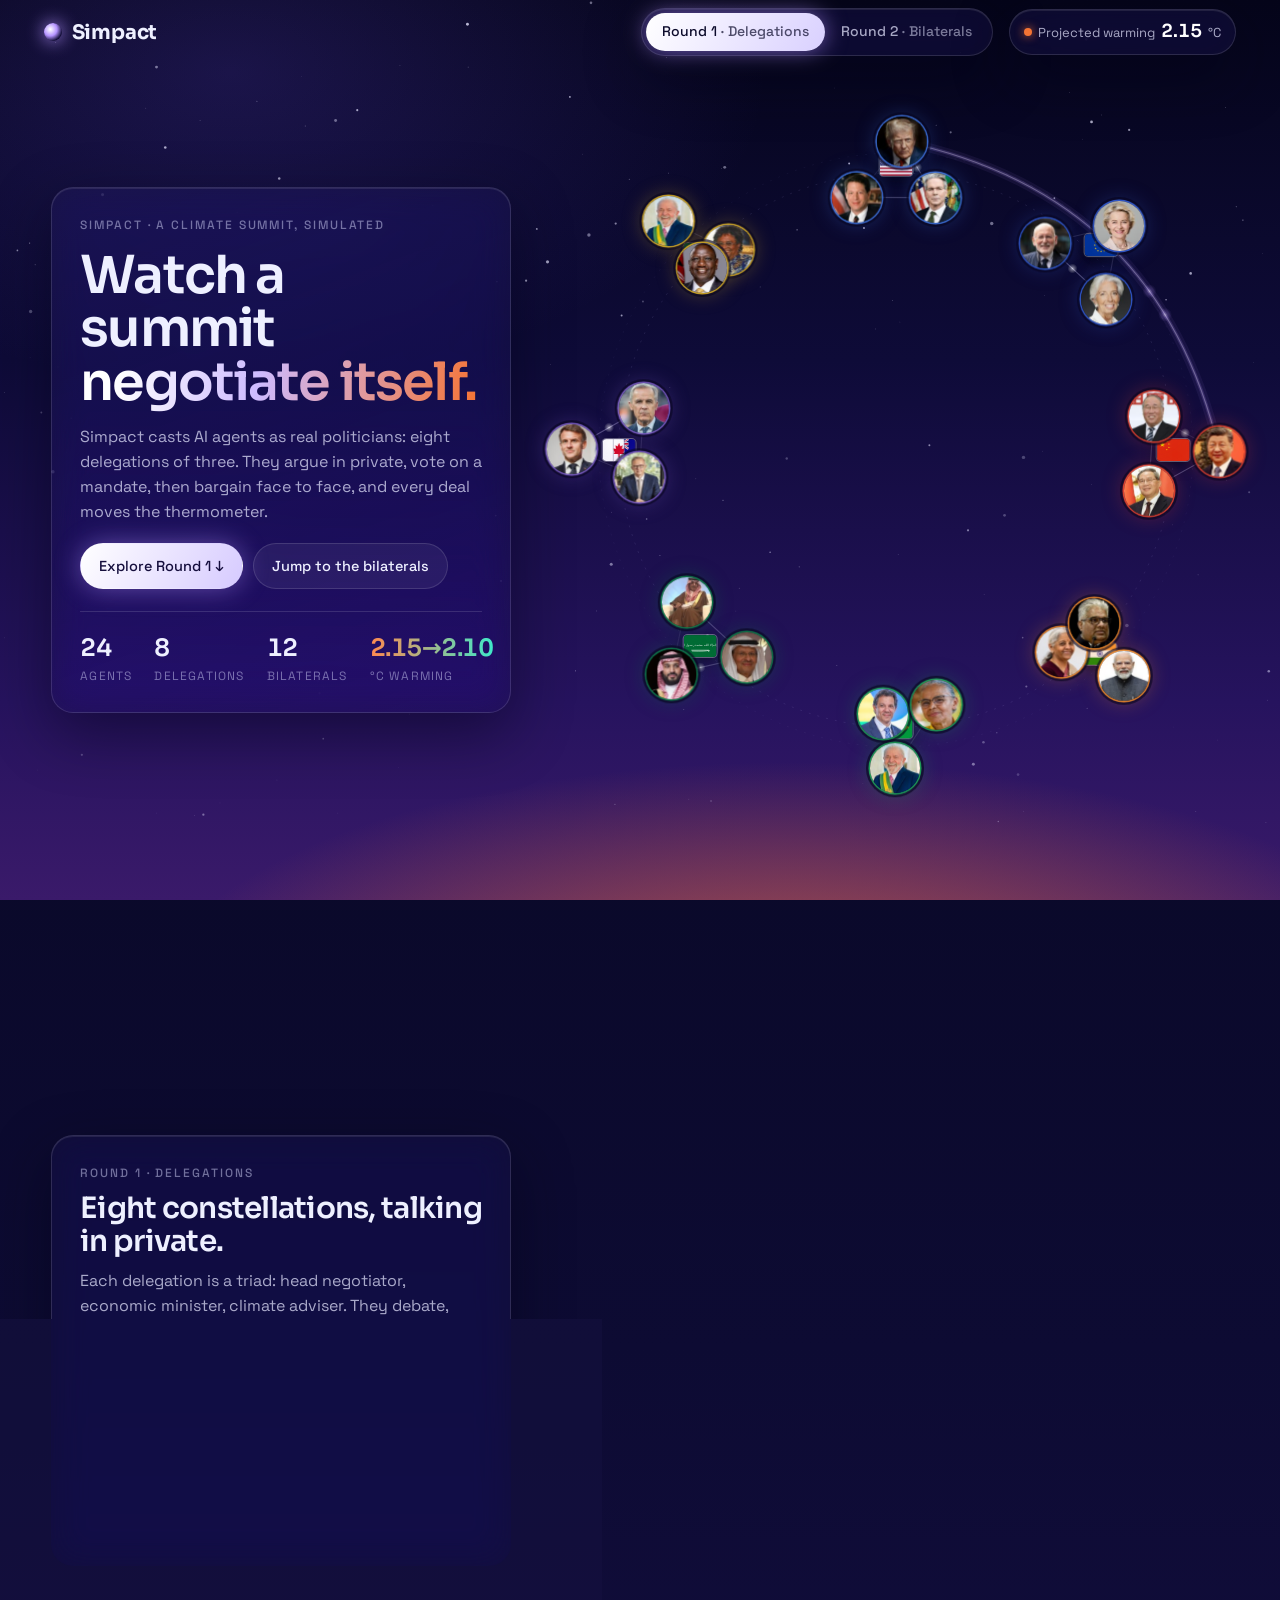
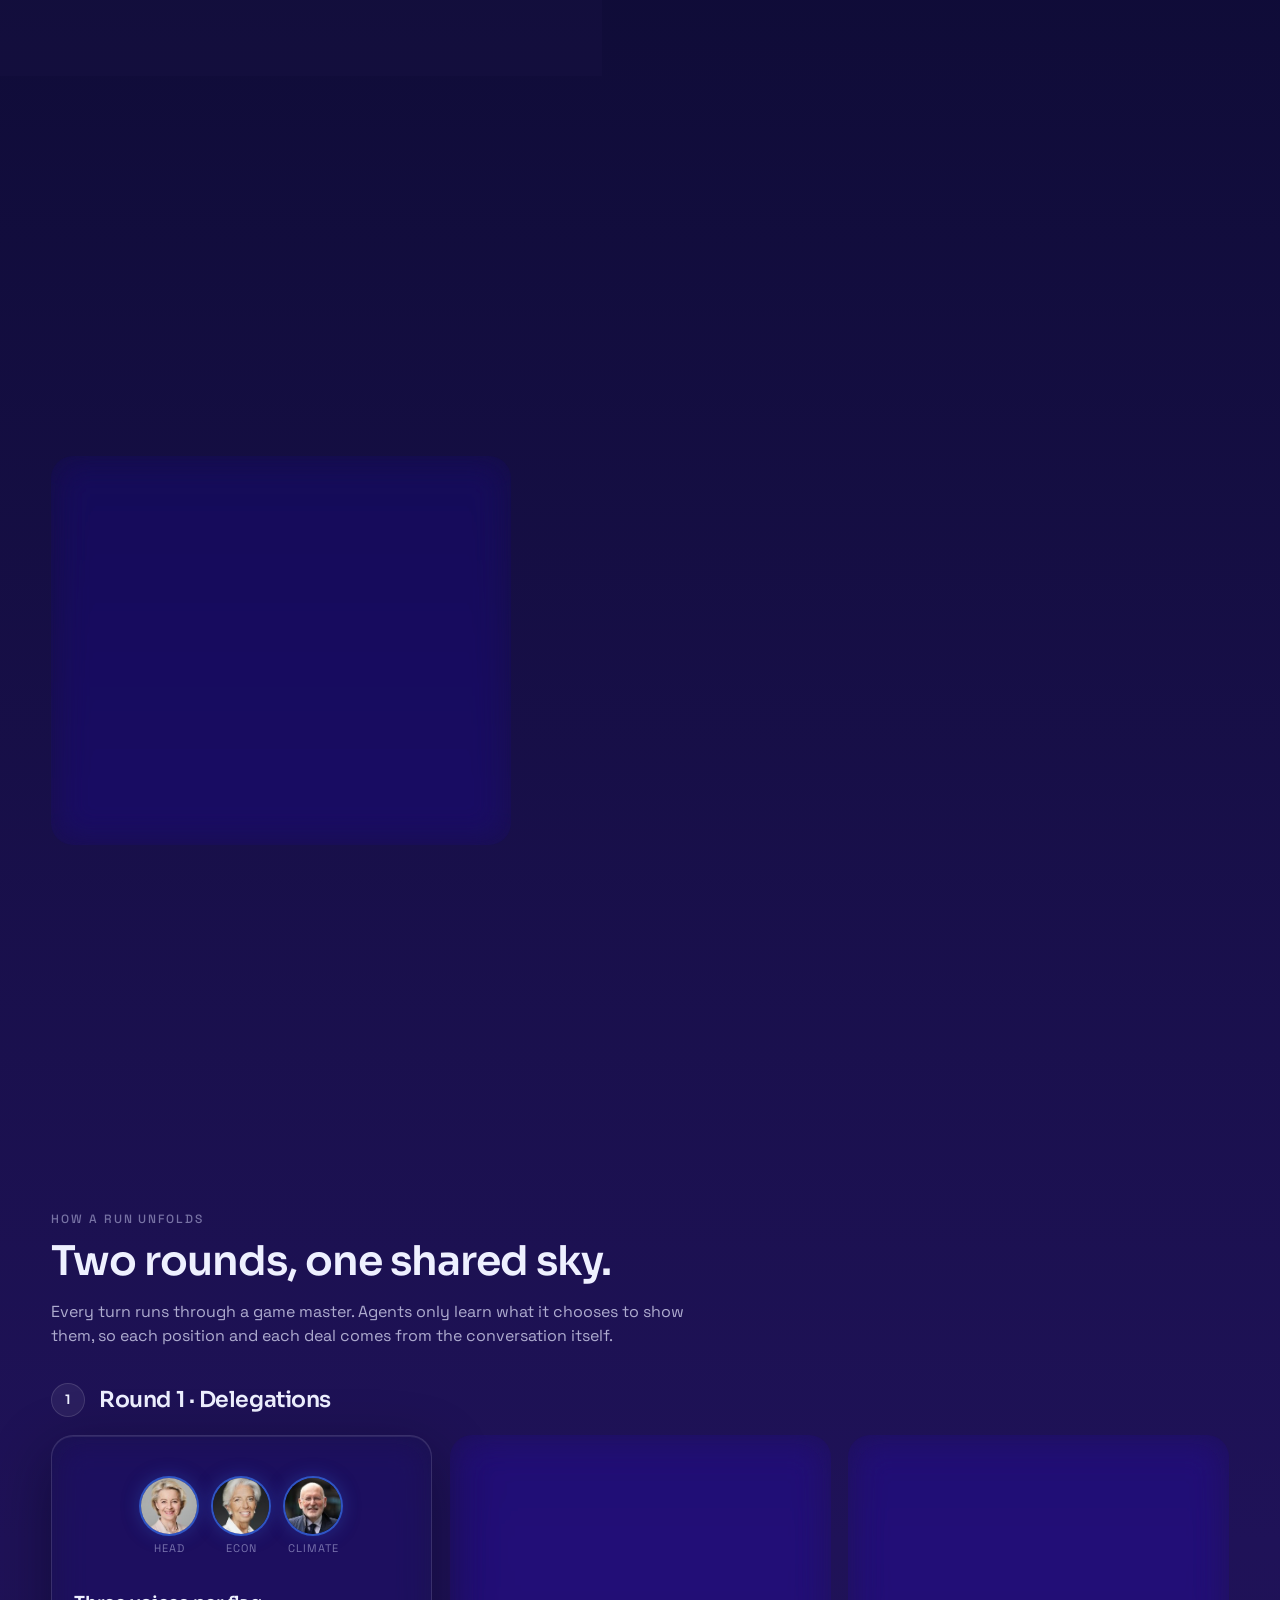
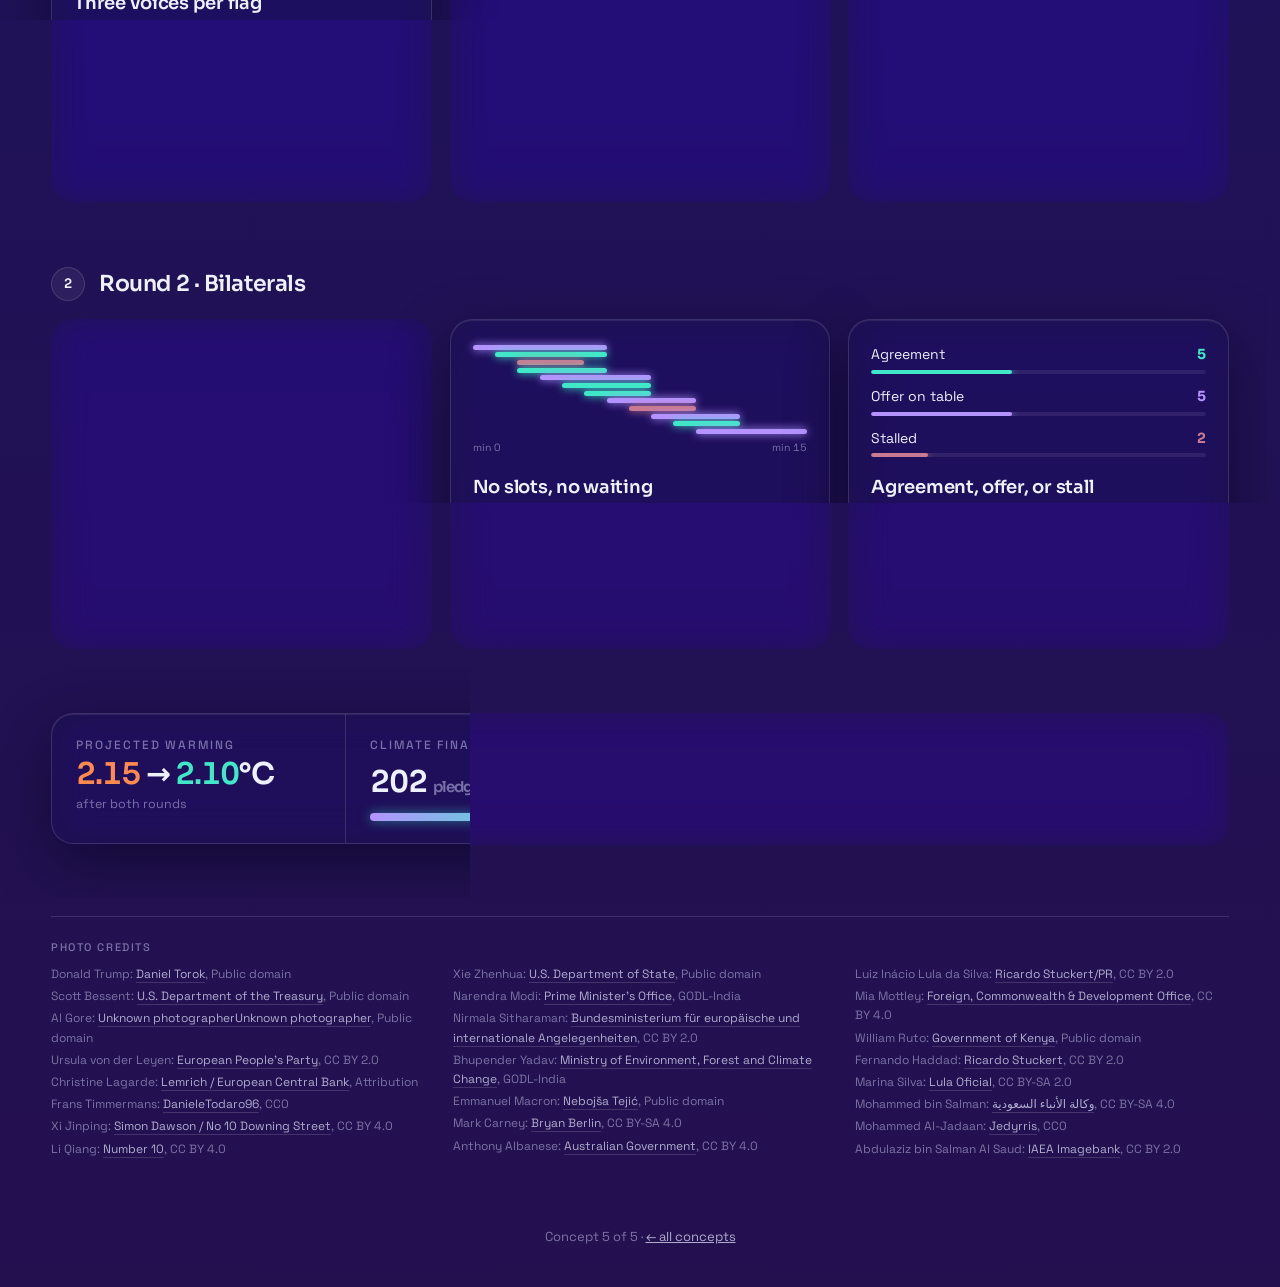
<file: design/landing-concepts/5-constellation.html>
<!doctype html>
<html lang="en">
<head>
<meta charset="utf-8">
<meta name="viewport" content="width=device-width, initial-scale=1">
<title>Simpact Constellation</title>
<link rel="preconnect" href="https://fonts.googleapis.com">
<link rel="preconnect" href="https://fonts.gstatic.com" crossorigin>
<link href="https://fonts.googleapis.com/css2?family=Sora:wght@300;400;600;700&family=Space+Grotesk:wght@400;500;600&display=swap" rel="stylesheet">
<style>
:root{
  --ink:#eef0ff; --ink-2:rgba(230,232,255,.72); --ink-3:rgba(220,222,255,.48);
  --space-0:#05051a; --space-1:#0d0b33; --space-2:#1f1258; --space-3:#3b1a6e;
  --agreed:#40e8c8; --offer:#b493ff; --stalled:#c97a92;
  --glass:rgba(24,20,66,.44); --glass-hi:rgba(255,255,255,.09); --line:rgba(255,255,255,.13);
  --hz:hsl(20 92% 58%); --hz-soft:hsl(20 92% 58% / .42);
  --ns:48px; --display:'Sora',system-ui,sans-serif; --ui:'Space Grotesk',system-ui,sans-serif;
  color-scheme:dark;
}
*{box-sizing:border-box}
html,body{margin:0;overflow-x:clip}
body{background:linear-gradient(180deg,var(--space-0) 0%,var(--space-1) 30%,var(--space-2) 70%,#24104f 100%);color:var(--ink);font-family:var(--ui);font-size:16px;line-height:1.55;-webkit-font-smoothing:antialiased}
a{color:inherit}
button{font:inherit;color:inherit}
:focus-visible{outline:2px solid var(--agreed);outline-offset:3px}
.glass{background:var(--glass);backdrop-filter:blur(18px) saturate(150%);-webkit-backdrop-filter:blur(18px) saturate(150%);border:1px solid var(--line);border-radius:22px;box-shadow:0 20px 60px rgba(3,2,20,.45),inset 0 1px 0 var(--glass-hi)}
.kicker{font-family:var(--ui);font-size:12px;letter-spacing:.16em;text-transform:uppercase;color:var(--ink-3);font-weight:500}
.muted{color:var(--ink-2)}

/* ---------- story / stage ---------- */
.story{position:relative}
.stage{position:sticky;top:0;height:100vh;height:100svh;overflow:hidden;isolation:isolate;
  background:
    radial-gradient(70% 38% at 62% 112%,var(--hz) 0%,var(--hz-soft) 30%,transparent 72%),
    radial-gradient(60% 50% at 18% 8%,rgba(98,70,220,.22),transparent 70%),
    linear-gradient(180deg,#05051a 0%,#0e0b38 40%,#26135e 78%,#3a1a6a 100%);}
@media (max-width:899px){.stage{background:
    radial-gradient(120% 34% at 50% 108%,var(--hz) 0%,var(--hz-soft) 34%,transparent 74%),
    linear-gradient(180deg,#05051a 0%,#0e0b38 40%,#26135e 78%,#3a1a6a 100%);}}
#sky{position:absolute;inset:0;width:100%;height:100%;display:block;z-index:0}
.layer{position:absolute;inset:0;z-index:1;pointer-events:none}
.node,.triad{pointer-events:auto}
.node{position:absolute;left:0;top:0;width:var(--ns);height:var(--ns);padding:0;border:0;border-radius:50%;cursor:pointer;background:#0b0a2a;will-change:transform;
  --ring:#fff; --glow:transparent;
  box-shadow:0 0 0 1.5px var(--ring),0 0 0 4px rgba(8,6,32,.65),0 0 calc(var(--ns)*.45) color-mix(in srgb,var(--ring) 40%,transparent),0 0 0 7px var(--glow);
  transition:opacity .35s,box-shadow .35s,filter .35s}
.node img{width:100%;height:100%;object-fit:cover;object-position:50% 20%;border-radius:50%;display:block;pointer-events:none;user-select:none}
.node.dim{opacity:.32;filter:saturate(.4)}
.node.meet{--glow:color-mix(in srgb,var(--mc) 30%,transparent)}
.node.hl{box-shadow:0 0 0 2px var(--ring),0 0 0 4px rgba(8,6,32,.65),0 0 calc(var(--ns)*.8) color-mix(in srgb,var(--ring) 70%,transparent),0 0 0 7px var(--glow)}
.triad{position:absolute;left:0;top:0;width:0;height:0;padding:0;border:0;background:none;cursor:pointer;will-change:transform;transition:opacity .35s}
.triad .hit{position:absolute;left:50%;top:50%;width:var(--hit);height:var(--hit);transform:translate(-50%,-50%);border-radius:50%;transition:width .5s,height .5s,background .3s}
.triad:hover .hit,.triad.hl .hit{background:radial-gradient(circle,rgba(255,255,255,.07),transparent 70%)}
.triad .flag{position:absolute;left:50%;top:50%;width:calc(var(--ns)*.66);height:calc(var(--ns)*.44);transform:translate(-50%,-50%);object-fit:cover;border-radius:4px;box-shadow:0 0 0 1px rgba(255,255,255,.35),0 4px 14px rgba(0,0,0,.5);pointer-events:none}
.is-r2 .triad .hit{width:calc(var(--ns)*.8);height:calc(var(--ns)*.8)}
.triad.dim{opacity:.35}

.topbar{position:absolute;z-index:5;top:0;left:0;right:0;height:64px;display:flex;align-items:center;gap:16px;padding:0 clamp(16px,3.4vw,48px);pointer-events:none}
.topbar>*{pointer-events:auto}
.brand{font-family:var(--display);font-weight:700;font-size:20px;letter-spacing:-.01em;display:flex;align-items:center;gap:10px;text-decoration:none}
.brand i{width:18px;height:18px;border-radius:50%;background:radial-gradient(circle at 35% 35%,#fff,var(--offer) 40%,transparent 72%);box-shadow:0 0 18px var(--offer)}
.pill{position:relative;display:flex;padding:4px;border-radius:999px;margin-left:auto}
.pill button{position:relative;z-index:1;border:0;background:none;padding:8px 16px;border-radius:999px;cursor:pointer;font-size:14px;font-weight:500;color:var(--ink-2);white-space:nowrap;transition:color .3s}
.pill button[aria-pressed="true"]{color:#0b0a2a}
.pill .knob{position:absolute;z-index:0;top:4px;bottom:4px;left:4px;border-radius:999px;background:linear-gradient(120deg,#fff,#d9d0ff);box-shadow:0 0 22px rgba(180,147,255,.6);transition:transform .5s cubic-bezier(.6,.05,.25,1),width .5s cubic-bezier(.6,.05,.25,1)}
.pill .sub{opacity:.7}
.temp{display:flex;align-items:baseline;gap:6px;padding:8px 14px;border-radius:999px;font-size:13px;color:var(--ink-2);white-space:nowrap}
.temp b{font-family:var(--display);font-size:18px;color:#fff;font-weight:600;font-variant-numeric:tabular-nums}
.temp .dot{width:8px;height:8px;border-radius:50%;background:var(--hz);box-shadow:0 0 10px var(--hz);align-self:center}

.timeline{position:absolute;z-index:4;display:flex;align-items:center;gap:12px;padding:8px 14px 8px 8px;border-radius:999px;opacity:0;transform:translateY(10px);pointer-events:none;transition:opacity .45s,transform .45s}
.is-r2 .timeline{opacity:1;transform:none;pointer-events:auto}
.play{flex:none;width:36px;height:36px;border-radius:50%;border:0;cursor:pointer;background:linear-gradient(140deg,#fff,#cfc3ff);color:#160f3e;display:grid;place-items:center;box-shadow:0 0 18px rgba(180,147,255,.55)}
.play svg{width:14px;height:14px}
.track{position:relative;flex:1;height:28px;min-width:0}
.track .ticks{position:absolute;left:8px;right:8px;top:50%;height:2px;background:rgba(255,255,255,.14);border-radius:2px;transform:translateY(-50%)}
.track .ticks i{position:absolute;top:-4px;width:2px;height:10px;border-radius:2px}
.track .fill{position:absolute;left:0;top:0;height:100%;background:linear-gradient(90deg,var(--offer),var(--agreed));border-radius:2px}
.track input{position:absolute;inset:0;width:100%;margin:0;background:none;-webkit-appearance:none;appearance:none;cursor:pointer}
.track input::-webkit-slider-runnable-track{height:28px;background:none}
.track input::-moz-range-track{height:28px;background:none}
.track input::-webkit-slider-thumb{-webkit-appearance:none;width:16px;height:16px;margin-top:6px;border-radius:50%;background:#fff;box-shadow:0 0 0 4px rgba(180,147,255,.35),0 0 16px #fff}
.track input::-moz-range-thumb{width:16px;height:16px;border:0;border-radius:50%;background:#fff;box-shadow:0 0 0 4px rgba(180,147,255,.35),0 0 16px #fff}
.tl-label{flex:none;font-size:12.5px;color:var(--ink-2);font-variant-numeric:tabular-nums;white-space:nowrap}
.tl-label b{color:#fff;font-weight:600}

.tip{position:absolute;z-index:6;left:0;top:0;pointer-events:none;padding:7px 11px;border-radius:12px;font-size:12.5px;line-height:1.3;white-space:nowrap;opacity:0;transition:opacity .15s;background:rgba(14,11,46,.82);border:1px solid var(--line);backdrop-filter:blur(10px);-webkit-backdrop-filter:blur(10px)}
.tip.on{opacity:1}
.tip b{font-family:var(--display);font-weight:600;display:block}
.tip span{color:var(--ink-3)}

/* ---------- scroll steps ---------- */
.steps{position:relative;z-index:3;margin-top:-100vh;margin-top:-100svh;pointer-events:none}
.step{min-height:100vh;min-height:100svh;display:flex;align-items:center;padding:96px 0 96px clamp(20px,4vw,56px)}
.card{pointer-events:auto;width:min(460px,36vw);padding:28px 28px 26px}
.hero-card{background:linear-gradient(160deg,rgba(30,24,80,.5),rgba(20,14,60,.3))}
h1{font-family:var(--display);font-weight:600;font-size:clamp(34px,4.1vw,58px);line-height:1.02;letter-spacing:-.035em;margin:14px 0 16px}
h1 em{font-style:normal;background:linear-gradient(100deg,#fff 10%,#cdbbff 45%,var(--hz) 100%);-webkit-background-clip:text;background-clip:text;color:transparent}
h2{font-family:var(--display);font-weight:600;font-size:clamp(24px,2.3vw,34px);line-height:1.1;letter-spacing:-.025em;margin:10px 0 12px}
.card p{margin:0 0 14px;color:var(--ink-2)}
.ctas{display:flex;flex-wrap:wrap;gap:10px;margin:18px 0 22px}
.btn{display:inline-flex;align-items:center;gap:8px;padding:11px 18px;border-radius:999px;border:1px solid var(--line);background:rgba(255,255,255,.06);text-decoration:none;font-weight:500;font-size:14.5px;cursor:pointer;transition:background .25s}
.btn:hover{background:rgba(255,255,255,.13)}
.btn.primary{background:linear-gradient(120deg,#fff,#d6caff);color:#150e3d;border-color:transparent;box-shadow:0 0 26px rgba(180,147,255,.45)}
.counters{display:grid;grid-template-columns:repeat(4,auto);justify-content:start;gap:4px 22px;padding-top:18px;border-top:1px solid var(--line)}
.counters div{display:flex;flex-direction:column}
.counters b{font-family:var(--display);font-size:24px;font-weight:600;letter-spacing:-.02em;font-variant-numeric:tabular-nums}
.counters span{font-size:12px;color:var(--ink-3);text-transform:uppercase;letter-spacing:.1em}
.counters .deg b{background:linear-gradient(90deg,#ff8a50,var(--agreed));-webkit-background-clip:text;background-clip:text;color:transparent}
.hint{font-size:13px;color:var(--ink-3);display:flex;align-items:center;gap:8px;margin:0 0 12px}
.hint::before{content:"";width:6px;height:6px;border-radius:50%;background:var(--agreed);box-shadow:0 0 10px var(--agreed)}
.flagrow{display:flex;flex-wrap:wrap;gap:8px}
.flagrow button{display:flex;align-items:center;gap:7px;padding:5px 10px 5px 5px;border-radius:999px;border:1px solid var(--line);background:rgba(255,255,255,.05);cursor:pointer;font-size:13px}
.flagrow button:hover{background:rgba(255,255,255,.12)}
.flagrow img{width:22px;height:15px;border-radius:3px;object-fit:cover}
.legend{display:flex;flex-wrap:wrap;gap:6px 16px;margin:0 0 14px;font-size:13px;color:var(--ink-2)}
.legend span{display:flex;align-items:center;gap:7px}
.legend i{width:22px;height:3px;border-radius:3px;box-shadow:0 0 8px currentColor}
.chips{display:flex;gap:8px;overflow-x:auto;padding:2px 2px 8px;scrollbar-width:thin;scrollbar-color:rgba(255,255,255,.2) transparent}
.chip{flex:none;display:flex;align-items:center;gap:8px;padding:6px 12px 6px 6px;border-radius:999px;border:1px solid var(--line);background:rgba(255,255,255,.05);cursor:pointer;font-size:12.5px;white-space:nowrap}
.chip:hover,.chip.on{background:rgba(255,255,255,.13)}
.chip .faces{display:flex}
.chip .faces img{width:22px;height:22px;border-radius:50%;object-fit:cover;object-position:50% 20%;box-shadow:0 0 0 1.5px var(--c,#fff)}
.chip .faces img+img{margin-left:-6px}
.chip .t{color:var(--ink-3);font-variant-numeric:tabular-nums}
.chip .o{width:8px;height:8px;border-radius:50%}

/* ---------- panel ---------- */
.panel{position:fixed;z-index:50;right:24px;top:80px;width:min(410px,calc(100vw - 32px));max-height:calc(100svh - 104px);overflow:auto;padding:22px;opacity:0;transform:translateX(24px) scale(.98);pointer-events:none;transition:opacity .35s,transform .45s cubic-bezier(.2,.8,.2,1);background:rgba(20,16,58,.7);overscroll-behavior:contain}
.panel.open{opacity:1;transform:none;pointer-events:auto}
.panel .x{position:absolute;right:14px;top:14px;width:34px;height:34px;border-radius:50%;border:1px solid var(--line);background:rgba(255,255,255,.06);cursor:pointer;font-size:18px;line-height:1}
.p-head{display:flex;gap:14px;align-items:center;padding-right:40px;margin-bottom:12px}
.p-flag{width:54px;height:36px;border-radius:6px;object-fit:cover;box-shadow:0 0 0 1px rgba(255,255,255,.3)}
.panel h3{font-family:var(--display);font-weight:600;font-size:22px;letter-spacing:-.02em;line-height:1.15;margin:4px 0 2px}
.panel h4{font-family:var(--ui);font-size:12px;letter-spacing:.14em;text-transform:uppercase;color:var(--ink-3);font-weight:500;margin:18px 0 10px}
.fig{position:relative;height:200px;margin:4px auto 0;max-width:300px}
.fig svg{position:absolute;inset:0;width:100%;height:100%;overflow:visible}
.pf{position:absolute;display:flex;flex-direction:column;align-items:center;width:112px;transform:translate(-50%,-34px);text-align:center}
.pf img{width:68px;height:68px;border-radius:50%;object-fit:cover;object-position:50% 20%;box-shadow:0 0 0 2px var(--ring),0 0 22px color-mix(in srgb,var(--ring) 55%,transparent)}
.pf b{font-family:var(--display);font-size:13px;font-weight:600;line-height:1.2;margin-top:7px}
.pf span{font-size:11px;color:var(--ink-3);text-transform:uppercase;letter-spacing:.08em}
.dash{stroke-dasharray:4 6;animation:dash 1.6s linear infinite}
@keyframes dash{to{stroke-dashoffset:-20}}
.mandate{display:grid;grid-template-columns:1fr 1fr;gap:8px;margin:14px 0 0}
.mandate div{padding:10px 12px;border-radius:14px;background:rgba(255,255,255,.05);border:1px solid rgba(255,255,255,.07)}
.mandate dt{font-size:11px;letter-spacing:.1em;text-transform:uppercase;color:var(--ink-3)}
.mandate dd{margin:2px 0 0;font-family:var(--display);font-weight:600;font-size:17px;font-variant-numeric:tabular-nums}
.mandate dd small{font-family:var(--ui);font-weight:400;font-size:12px;color:var(--ink-2)}
.thread{list-style:none;margin:0;padding:0;display:flex;flex-direction:column;gap:10px}
.thread li{display:flex;gap:10px;align-items:flex-start}
.thread img{flex:none;width:30px;height:30px;border-radius:50%;object-fit:cover;object-position:50% 20%;box-shadow:0 0 0 1.5px var(--ring,#fff)}
.thread .bub{padding:9px 12px;border-radius:4px 14px 14px 14px;background:rgba(255,255,255,.06);font-size:14px;line-height:1.45}
.thread .who{display:block;font-size:11px;color:var(--ink-3);letter-spacing:.06em;text-transform:uppercase;margin-bottom:2px}
.thread li.b{flex-direction:row-reverse}
.thread li.b .bub{border-radius:14px 4px 14px 14px;background:rgba(180,147,255,.1);text-align:right}
.badge{display:inline-flex;align-items:center;gap:6px;padding:4px 10px;border-radius:999px;font-size:12px;font-weight:500;border:1px solid currentColor}
.badge::before{content:"";width:7px;height:7px;border-radius:50%;background:currentColor;box-shadow:0 0 8px currentColor}
.duo{position:relative;height:150px;margin:8px 0 4px}
.pnav{display:flex;justify-content:space-between;gap:8px;margin-top:18px}
.pnav button{flex:1}

/* ---------- below the stage ---------- */
.below{position:relative;z-index:2;padding:110px clamp(16px,4vw,56px) 40px;max-width:1280px;margin:0 auto}
.sec-head{max-width:640px;margin:0 0 34px}
.sec-head h2{font-size:clamp(28px,3.2vw,44px)}
.round{margin:0 0 64px}
.round-title{display:flex;align-items:center;gap:14px;margin:0 0 18px}
.round-title .n{font-family:var(--display);font-size:13px;font-weight:600;width:34px;height:34px;border-radius:50%;display:grid;place-items:center;border:1px solid var(--line);background:rgba(255,255,255,.06)}
.round-title h3{font-family:var(--display);font-weight:600;font-size:22px;letter-spacing:-.02em;margin:0}
.cards{display:grid;grid-template-columns:repeat(3,minmax(0,1fr));gap:18px}
.xcard{padding:22px 22px 24px;display:flex;flex-direction:column;gap:10px;min-width:0}
.xcard h4{font-family:var(--display);font-weight:600;font-size:18px;letter-spacing:-.015em;margin:0}
.xcard p{margin:0;color:var(--ink-2);font-size:14.5px}
.viz{min-height:118px;display:flex;align-items:center;justify-content:center;margin-bottom:4px}
.roles{display:flex;gap:16px}
.roles div{display:flex;flex-direction:column;align-items:center;gap:6px;font-size:11px;letter-spacing:.08em;color:var(--ink-3)}
.roles img{width:56px;height:56px;border-radius:50%;object-fit:cover;object-position:50% 20%;box-shadow:0 0 0 2px var(--ring),0 0 18px color-mix(in srgb,var(--ring) 50%,transparent)}
.votes{display:flex;flex-direction:column;gap:8px;width:100%}
.votes div{display:flex;align-items:center;gap:10px;font-size:13px}
.votes img.f{width:24px;height:16px;border-radius:3px;object-fit:cover}
.votes .pips{display:flex;gap:5px;margin-left:auto}
.votes .pips i{width:12px;height:12px;border-radius:50%;border:1px solid rgba(255,255,255,.35)}
.votes .pips i.y{background:var(--agreed);border-color:var(--agreed);box-shadow:0 0 8px var(--agreed)}
.dumb{width:100%;display:flex;flex-direction:column;gap:5px}
.dumb div{display:grid;grid-template-columns:22px 1fr;gap:10px;align-items:center}
.dumb img{width:22px;height:15px;border-radius:3px;object-fit:cover}
.dumb .tr{position:relative;height:12px}
.dumb .tr::before{content:"";position:absolute;left:0;right:0;top:50%;height:1px;background:rgba(255,255,255,.1)}
.dumb .seg{position:absolute;top:50%;height:2px;transform:translateY(-50%);background:var(--ring);opacity:.7}
.dumb .p0,.dumb .p1{position:absolute;top:50%;width:9px;height:9px;border-radius:50%;transform:translate(-50%,-50%)}
.dumb .p0{border:1.5px solid var(--ring);background:#120e3a}
.dumb .p1{background:var(--ring);box-shadow:0 0 8px var(--ring)}
.stack{display:flex;align-items:center}
.stack img{width:46px;height:46px;border-radius:50%;object-fit:cover;object-position:50% 20%;box-shadow:0 0 0 2px var(--ring),0 0 0 4px #1a1248}
.stack img+img{margin-left:-12px}
.stack .n{font-family:var(--display);font-weight:600;margin-left:14px;font-size:14px;color:var(--ink-2)}
.gantt{position:relative;width:100%;height:112px}
.gantt i{position:absolute;height:5px;border-radius:5px;box-shadow:0 0 8px currentColor}
.gantt .ax{position:absolute;left:0;right:0;bottom:0;display:flex;justify-content:space-between;font-size:10.5px;color:var(--ink-3);font-variant-numeric:tabular-nums}
.outs{display:flex;flex-direction:column;gap:12px;width:100%}
.outs div{display:grid;grid-template-columns:1fr auto;align-items:center;gap:4px 10px;font-size:14px}
.outs .bar{grid-column:1/-1;height:4px;border-radius:4px;background:rgba(255,255,255,.08);overflow:hidden}
.outs .bar i{display:block;height:100%;border-radius:4px;background:currentColor;box-shadow:0 0 10px currentColor}
.outs b{font-family:var(--display)}
.readout{display:grid;grid-template-columns:1.2fr 1.6fr 1fr 1fr;gap:0;margin:0 0 72px;padding:0;overflow:hidden}
.readout>div{padding:22px 24px;border-right:1px solid var(--line);min-width:0}
.readout>div:last-child{border-right:0}
.readout b{display:block;font-family:var(--display);font-size:30px;font-weight:600;letter-spacing:-.03em;line-height:1.1;margin-top:4px;font-variant-numeric:tabular-nums}
.readout .fin{display:flex;flex-direction:column;gap:8px}
.finbar{position:relative;height:8px;border-radius:8px;background:rgba(255,255,255,.08);margin-top:6px}
.finbar i{position:absolute;left:0;top:0;bottom:0;border-radius:8px;background:linear-gradient(90deg,var(--offer),var(--agreed));box-shadow:0 0 12px rgba(64,232,200,.5)}
.readout small{color:var(--ink-3);font-size:12.5px}
.credits{font-size:12px;color:var(--ink-3);line-height:1.6;border-top:1px solid var(--line);padding-top:22px}
.credits h4{font-family:var(--ui);font-size:11px;letter-spacing:.14em;text-transform:uppercase;margin:0 0 8px;font-weight:500}
.credits ul{list-style:none;margin:0;padding:0;columns:3 260px;column-gap:28px}
.credits li{break-inside:avoid;margin:0 0 3px}
.credits a{color:var(--ink-2);text-decoration:none;border-bottom:1px solid rgba(255,255,255,.15)}
footer{padding:26px clamp(16px,4vw,56px) 40px;text-align:center;font-size:13px;color:var(--ink-3)}
footer a{color:var(--ink-2)}

@media (max-width:1100px){.cards{grid-template-columns:1fr 1fr}.readout{grid-template-columns:1fr 1fr}.readout>div:nth-child(2){border-right:0}.readout>div:nth-child(-n+2){border-bottom:1px solid var(--line)}}
@media (max-width:899px){
  .topbar{height:56px;gap:8px;padding:0 12px}
  .brand{display:none}
  .pill{margin-left:0}
  .pill button{padding:7px 12px;font-size:13px}
  .pill .sub{display:none}
  .temp{margin-left:auto;padding:6px 11px;font-size:12px}
  .temp .lbl{display:none}
  .temp b{font-size:16px}
  .step{align-items:flex-end;padding:0 12px 12px}
  .card{width:100%;padding:20px 18px 18px;max-height:var(--free,60svh);overflow:auto}
  h1{font-size:31px;margin:8px 0 10px}
  .card p{font-size:14.5px;margin-bottom:10px}
  .ctas{margin:12px 0 14px}
  .btn{padding:9px 14px;font-size:13.5px}
  .counters{grid-template-columns:repeat(4,minmax(0,1fr));gap:2px 10px;padding-top:12px}
  .counters b{font-size:18px}
  .counters span{font-size:10px;letter-spacing:.06em}
  .tl-label .long{display:none}
  .panel{left:8px;right:8px;top:auto;bottom:8px;width:auto;max-height:72svh;transform:translateY(24px)}
  .cards{grid-template-columns:1fr}
  .readout{grid-template-columns:1fr}
  .readout>div{border-right:0;border-bottom:1px solid var(--line)}
  .readout>div:last-child{border-bottom:0}
  .below{padding-top:72px}
}
@media (prefers-reduced-motion:reduce){
  *,*::before,*::after{transition-duration:.01ms!important;animation:none!important;scroll-behavior:auto!important}
}
</style>
</head>
<body>
<section class="story" id="top">
  <div class="stage" id="stage">
    <canvas id="sky" aria-hidden="true"></canvas>
    <div class="layer" id="layer"></div>
    <header class="topbar">
      <a class="brand" href="#top"><i></i>Simpact</a>
      <div class="pill glass" role="group" aria-label="Choose round">
        <span class="knob" id="knob"></span>
        <button type="button" data-state="r1" aria-pressed="true">Round 1<span class="sub"> · Delegations</span></button>
        <button type="button" data-state="r2" aria-pressed="false">Round 2<span class="sub"> · Bilaterals</span></button>
      </div>
      <div class="temp glass" aria-live="polite"><span class="dot"></span><span class="lbl">Projected warming</span><b id="temp">2.15</b>°C</div>
    </header>
    <div class="timeline glass" id="timeline">
      <button class="play" id="play" type="button" aria-label="Play bilaterals"></button>
      <div class="track"><div class="ticks" id="ticks"><span class="fill" id="fill"></span></div><input id="scrub" type="range" min="0" step="0.01" value="0" aria-label="Summit minute"></div>
      <div class="tl-label" id="tlLabel"></div>
    </div>
    <div class="tip" id="tip"></div>
  </div>

  <div class="steps">
    <article class="step" data-state="r1" id="s-hero">
      <div class="card glass hero-card">
        <div class="kicker">Simpact · a climate summit, simulated</div>
        <h1>Watch a summit <em>negotiate itself.</em></h1>
        <p>Simpact casts AI agents as real politicians: eight delegations of three. They argue in private, vote on a mandate, then bargain face to face, and every deal moves the thermometer.</p>
        <div class="ctas">
          <a class="btn primary" href="#s-r1">Explore Round 1 ↓</a>
          <a class="btn" href="#s-r2">Jump to the bilaterals</a>
        </div>
        <div class="counters" id="counters"></div>
      </div>
    </article>

    <article class="step" data-state="r1" id="s-r1">
      <div class="card glass">
        <div class="kicker">Round 1 · Delegations</div>
        <h2>Eight constellations, talking in private.</h2>
        <p>Each delegation is a triad: head negotiator, economic minister, climate adviser. They debate, propose a mandate and vote. The round ends with a national position: an annual reduction rate, a peak year, and a pledge to (or request from) the climate fund.</p>
        <p class="hint">Hover or tap a constellation to open its thread</p>
        <div class="flagrow" id="flagrow"></div>
      </div>
    </article>

    <article class="step" data-state="r2" id="s-r2">
      <div class="card glass">
        <div class="kicker">Round 2 · Bilaterals</div>
        <h2>The triads dissolve. The network begins.</h2>
        <p>Agents rank who they want to meet across delegations. There are no slots: the moment an agent is free it is paired again, up to five meetings each. Every thread ends one of three ways.</p>
        <div class="legend"><span style="color:var(--agreed)"><i style="background:var(--agreed)"></i>Agreement</span><span style="color:var(--offer)"><i style="background:var(--offer)"></i>Offer on table</span><span style="color:var(--stalled)"><i style="background:var(--stalled)"></i>Stalled</span></div>
        <p class="hint">Click a thread or a meeting below to read the exchange</p>
        <div class="chips" id="chips"></div>
      </div>
    </article>
  </div>
</section>

<main class="below" id="how">
  <div class="sec-head">
    <div class="kicker">How a run unfolds</div>
    <h2>Two rounds, one shared sky.</h2>
    <p class="muted">Every turn runs through a game master. Agents only learn what it chooses to show them, so each position and each deal comes from the conversation itself.</p>
  </div>

  <div class="round">
    <div class="round-title"><span class="n">1</span><h3>Round 1 · Delegations</h3></div>
    <div class="cards" id="cards-r1"></div>
  </div>
  <div class="round">
    <div class="round-title"><span class="n">2</span><h3>Round 2 · Bilaterals</h3></div>
    <div class="cards" id="cards-r2"></div>
  </div>

  <div class="readout glass" id="readout"></div>

  <section class="credits">
    <h4>Photo credits</h4>
    <ul id="credits"></ul>
  </section>
</main>
<footer>Concept 5 of 5 · <a href="index.html">← all concepts</a></footer>

<aside class="panel glass" id="panel" role="dialog" aria-labelledby="panel-title" tabindex="-1">
  <button class="x" type="button" id="panelClose" aria-label="Close">×</button>
  <div id="panelBody"></div>
</aside>

<script src="cast.js"></script>
<script src="data.js"></script>
<script>
'use strict';
(() => {
  const D = window.DATA, S = window.SIM;
  const $ = s => document.querySelector(s);
  const esc = s => String(s).replace(/[&<>"']/g, c => ({'&': '&amp;', '<': '&lt;', '>': '&gt;', '"': '&quot;', "'": '&#39;'})[c]);
  const clamp = (v, a, b) => Math.max(a, Math.min(b, v));
  const mq = matchMedia('(prefers-reduced-motion: reduce)');
  let RM = mq.matches;
  mq.addEventListener && mq.addEventListener('change', e => { RM = e.matches; });

  const OUT = {
    agreed: {c: '#40e8c8', rgb: '64,232,200', base: .34, w: 1},
    offer: {c: '#b493ff', rgb: '180,147,255', base: .3, w: .4},
    stalled: {c: '#c97a92', rgb: '201,122,146', base: .16, w: 0},
  };
  const ROLE_R2 = ['economic_minister', 'head_negotiator', 'climate_adviser'];
  const BIL = D.BILATERALS.slice().sort((x, y) => x.t - y.t || x.d - y.d).map((b, i) => ({...b, i}));
  const TMAX = Math.max(...BIL.map(b => b.t + b.d));
  const W_TOTAL = BIL.reduce((s, b) => s + OUT[b.outcome].w, 0) || 1;
  const agentLabel = id => { const a = D.agent(id); return `${D.BY_ID[a.delegation].code} · ${D.ROLE_SHORT[a.role]}`; };

  const stage = $('#stage'), layer = $('#layer'), cv = $('#sky'), ctx = cv.getContext('2d'), tip = $('#tip');

  /* ---------- build stage DOM ---------- */
  const triads = D.DELEGATIONS.map((d, k) => {
    const el = document.createElement('button');
    el.type = 'button'; el.className = 'triad';
    el.setAttribute('aria-label', `Open ${d.name} delegation`);
    el.innerHTML = `<span class="hit"></span><img class="flag" src="${esc(S.flagSrc(d.id))}" alt="">`;
    layer.appendChild(el);
    const t = {d, k, el, x: 0, y: 0, vx: 0, vy: 0, h1: {x: 0, y: 0}, h2: {x: 0, y: 0}, mode: 'r1', modeAt: 0, ph: Math.random() * 6.28};
    el.addEventListener('click', () => openDelegation(d.id));
    el.addEventListener('pointerenter', e => { if (state === 'r1') { hover.triad = d.id; applyHL(); } showTip(e, `<b>${esc(d.name)}</b><span>${esc(d.status)} · ${esc(d.rate[1].toFixed(1))}%/yr</span>`); });
    el.addEventListener('pointerleave', () => { hover.triad = null; applyHL(); hideTip(); });
    el.addEventListener('pointermove', moveTip);
    return t;
  });
  const nodes = D.AGENTS.map(a => {
    const d = D.BY_ID[a.delegation];
    const el = document.createElement('button');
    el.type = 'button'; el.className = 'node';
    el.style.setProperty('--ring', d.accent);
    el.setAttribute('aria-label', `${a.name}, ${D.ROLES[a.role]}, ${d.name}`);
    el.innerHTML = `<img src="${esc(D.photo(a.id))}" alt="" draggable="false">`;
    layer.appendChild(el);
    const n = {a, d, el, k: D.DELEGATIONS.indexOf(d), j: D.ROLE_KEYS.indexOf(a.role), x: 0, y: 0, vx: 0, vy: 0,
      h1: {x: 0, y: 0}, h2: {x: 0, y: 0}, ph: Math.random() * 6.28, mode: 'r1', modeAt: 0};
    el.addEventListener('pointerenter', e => {
      if (state === 'r1') hover.triad = a.delegation; else hover.agent = a.id;
      applyHL();
      showTip(e, `<b>${esc(a.name)}</b><span>${esc(D.ROLES[a.role])} · ${esc(d.name)}</span>`);
    });
    el.addEventListener('pointerleave', () => { hover.triad = null; hover.agent = null; applyHL(); hideTip(); });
    el.addEventListener('pointermove', moveTip);
    el.addEventListener('click', () => {
      if (state === 'r1') return openDelegation(a.delegation);
      const mine = BIL.filter(b => (b.a === a.id || b.b === a.id) && b.t <= T);
      if (mine.length) openBilateral(mine[mine.length - 1].i); else openDelegation(a.delegation);
    });
    return n;
  });
  const nodeById = Object.fromEntries(nodes.map(n => [n.a.id, n]));

  /* ---------- layout ---------- */
  let W = 0, H = 0, cx = 0, cy = 0, R = 0, ns = 40, Rr = 0, R2 = 0, mobile = false, dpr = 1;
  const stars = Array.from({length: 190}, () => ({x: Math.random(), y: Math.random() * .92, r: Math.random() ** 3 * 1.5 + .3, ph: Math.random() * 6.28, sp: .5 + Math.random() * 1.5}));
  function layout() {
    W = stage.clientWidth; H = stage.clientHeight; mobile = W < 900;
    dpr = Math.min(2, window.devicePixelRatio || 1);
    cv.width = Math.round(W * dpr); cv.height = Math.round(H * dpr);
    if (!mobile) {
      const left = Math.min(560, W * .4);
      cx = left + (W - left) / 2; cy = H * .5;
      R = Math.max(120, Math.min((W - left) / 2 - 30, H / 2 - 82));
    } else {
      cx = W / 2;
      R = Math.max(90, Math.min(W / 2 - 12, H * .29));
      cy = 56 + R + 4;
    }
    ns = clamp(R * .14, 16, 52);
    Rr = R - ns * 1.55; R2 = R - ns * 1.15;
    stage.style.setProperty('--ns', ns + 'px');
    stage.style.setProperty('--hit', (ns * 2.95) + 'px');
    const rt = ns * .95, unit = 2 * Math.PI / 29.6;
    triads.forEach(t => {
      const phi = -Math.PI / 2 + t.k * Math.PI / 4;
      t.phi = phi;
      t.h1 = {x: cx + Rr * Math.cos(phi), y: cy + Rr * Math.sin(phi)};
      t.h2 = {x: cx + (R - ns * .22) * Math.cos(phi), y: cy + (R - ns * .22) * Math.sin(phi)};
    });
    nodes.forEach(n => {
      const t = triads[n.k], a1 = t.phi + n.j * 2 * Math.PI / 3;
      n.h1 = {x: t.h1.x + rt * Math.cos(a1), y: t.h1.y + rt * Math.sin(a1)};
      const a2 = t.phi + (ROLE_R2.indexOf(n.a.role) - 1) * unit;
      n.h2 = {x: cx + R2 * Math.cos(a2), y: cy + R2 * Math.sin(a2)};
    });
    // meeting geometry per bilateral (in round-2 home coordinates)
    BIL.forEach(b => {
      const A = nodeById[b.a].h2, B = nodeById[b.b].h2;
      const mx = (A.x + B.x) / 2, my = (A.y + B.y) / 2;
      const ctl = {x: cx + (mx - cx) * .2, y: cy + (my - cy) * .2};
      const spot = {x: cx + (mx - cx) * .6, y: cy + (my - cy) * .6};
      let ux = B.x - A.x, uy = B.y - A.y; const l = Math.hypot(ux, uy) || 1; ux /= l; uy /= l;
      b.geo = {A, B, ctl, pa: {x: spot.x - ux * ns * .62, y: spot.y - uy * ns * .62}, pb: {x: spot.x + ux * ns * .62, y: spot.y + uy * ns * .62}};
    });
    const tl = $('#timeline');
    if (!mobile) { const w = Math.min(560, R * 1.7); tl.style.width = w + 'px'; tl.style.left = (cx - w / 2) + 'px'; tl.style.top = Math.min(H - 60, cy + R + 10) + 'px'; }
    else { tl.style.width = (W - 24) + 'px'; tl.style.left = '12px'; tl.style.top = (cy + R + 6) + 'px'; }
    document.documentElement.style.setProperty('--free', Math.max(220, H - (cy + R + 70)) + 'px');
    if (!booted || RM) snap();
  }
  function snap() {
    const now = performance.now();
    nodes.forEach(n => { const p = target(n, now); n.x = p.x; n.y = p.y; n.vx = n.vy = 0; });
    triads.forEach(t => { const p = t.mode === 'r1' ? t.h1 : t.h2; t.x = p.x; t.y = p.y; t.vx = t.vy = 0; });
  }

  /* ---------- state ---------- */
  let state = 'r1', mix = 0, T = 0, playing = false, autoplayed = false, booted = false, stageVisible = true;
  const hover = {triad: null, agent: null, bil: null};
  let selected = {kind: null, id: null};
  let active = {};
  function setState(s) {
    if (s === state) return;
    state = s;
    const now = performance.now();
    nodes.forEach(n => { n.modeAt = now + (RM ? 0 : Math.random() * 520); });
    triads.forEach(t => { t.modeAt = now + (RM ? 0 : 120 + Math.random() * 300); });
    stage.classList.toggle('is-r2', s === 'r2');
    document.querySelectorAll('.pill button').forEach(b => b.setAttribute('aria-pressed', String(b.dataset.state === s)));
    placeKnob();
    hover.triad = hover.agent = hover.bil = null; applyHL();
    if (s === 'r2' && !autoplayed) { autoplayed = true; T = 0; setPlaying(true); }
    if (s === 'r1') setPlaying(false);
  }
  function placeKnob() {
    const b = document.querySelector(`.pill button[data-state="${state}"]`), k = $('#knob');
    k.style.width = b.offsetWidth + 'px'; k.style.transform = `translateX(${b.offsetLeft - 4}px)`;
  }
  document.querySelectorAll('.pill button').forEach(b => b.addEventListener('click', () => setState(b.dataset.state)));

  function target(n, now) {
    if (n.modeAt <= now) n.mode = state;
    if (n.mode === 'r1') return n.h1;
    const b = active[n.a.id];
    if (b) return b.a === n.a.id ? b.geo.pa : b.geo.pb;
    return n.h2;
  }

  /* ---------- hover / highlight ---------- */
  function applyHL() {
    const sel = selected;
    let litAgents = null, litDel = null;
    if (state === 'r1') litDel = hover.triad || (sel.kind === 'del' ? sel.id : null);
    else {
      const bi = hover.bil != null ? hover.bil : (sel.kind === 'bil' ? sel.id : null);
      if (bi != null) litAgents = new Set([BIL[bi].a, BIL[bi].b]);
      else if (hover.agent) {
        litAgents = new Set([hover.agent]);
        BIL.forEach(b => { if (b.t <= T && (b.a === hover.agent || b.b === hover.agent)) { litAgents.add(b.a); litAgents.add(b.b); } });
      }
    }
    nodes.forEach(n => {
      const lit = litDel ? n.a.delegation === litDel : litAgents ? litAgents.has(n.a.id) : false;
      const dim = (litDel || litAgents) && !lit;
      n.el.classList.toggle('hl', !!lit); n.el.classList.toggle('dim', !!dim);
    });
    triads.forEach(t => {
      t.el.classList.toggle('hl', litDel === t.d.id);
      t.el.classList.toggle('dim', !!litDel && litDel !== t.d.id);
    });
  }
  function showTip(e, html) { tip.innerHTML = html; tip.classList.add('on'); moveTip(e); }
  function moveTip(e) {
    const r = stage.getBoundingClientRect();
    let x = e.clientX - r.left + 14, y = e.clientY - r.top + 16;
    const w = tip.offsetWidth, h = tip.offsetHeight;
    if (x + w > W - 8) x = e.clientX - r.left - w - 12;
    if (y + h > H - 8) y = e.clientY - r.top - h - 12;
    tip.style.transform = `translate(${Math.max(8, x)}px,${Math.max(8, y)}px)`;
  }
  function hideTip() { tip.classList.remove('on'); }

  /* ---------- timeline ---------- */
  const scrub = $('#scrub'), play = $('#play');
  scrub.max = TMAX;
  $('#ticks').insertAdjacentHTML('beforeend', BIL.map(b => `<i style="left:${(b.t / TMAX * 100).toFixed(2)}%;background:${OUT[b.outcome].c};box-shadow:0 0 6px ${OUT[b.outcome].c}"></i>`).join(''));
  const ICON_PLAY = '<svg viewBox="0 0 14 14"><path d="M3 1.5v11l9.5-5.5z" fill="currentColor"/></svg>';
  const ICON_PAUSE = '<svg viewBox="0 0 14 14"><rect x="2.5" y="1.5" width="3.2" height="11" rx="1" fill="currentColor"/><rect x="8.3" y="1.5" width="3.2" height="11" rx="1" fill="currentColor"/></svg>';
  let rmAcc = 0;
  function setPlaying(p) {
    if (p && T >= TMAX - .001) T = 0;
    playing = p; rmAcc = 0;
    play.innerHTML = p ? ICON_PAUSE : ICON_PLAY;
    play.setAttribute('aria-label', p ? 'Pause bilaterals' : 'Play bilaterals');
  }
  setPlaying(false);
  play.addEventListener('click', () => setPlaying(!playing));
  scrub.addEventListener('input', () => { T = +scrub.value; setPlaying(false); });
  let lastLabel = '';
  function syncTimeline() {
    if (document.activeElement !== scrub || playing) scrub.value = T;
    $('#fill').style.width = (T / TMAX * 100) + '%';
    const live = BIL.filter(b => b.t <= T && T < b.t + b.d).length;
    const done = BIL.filter(b => b.t + b.d <= T);
    const agreed = done.filter(b => b.outcome === 'agreed').length;
    const label = `<b>min ${String(Math.floor(T)).padStart(2, '0')}</b><span class="long"> / ${TMAX}</span> · ${live} live · ${agreed} agreed`;
    if (label !== lastLabel) { $('#tlLabel').innerHTML = label; lastLabel = label; }
  }

  /* ---------- warming / horizon ---------- */
  let lastHue = -1, lastTemp = '';
  function updateWarming() {
    let p = 0;
    BIL.forEach(b => { p += OUT[b.outcome].w * clamp((T - b.t) / b.d, 0, 1); });
    p = (p / W_TOTAL) * mix;
    const temp = D.GLOBAL.warming[0] + (D.GLOBAL.warming[1] - D.GLOBAL.warming[0]) * p;
    const ts = temp.toFixed(2);
    if (ts !== lastTemp) { $('#temp').textContent = ts; lastTemp = ts; }
    // hot orange (hue 20) → rose → violet → blue → teal (hue 172, going down through 360)
    const hue = ((20 - 208 * p) % 360 + 360) % 360;
    if (Math.abs(hue - lastHue) > .4) {
      lastHue = hue;
      const sat = 90 - 18 * Math.sin(p * Math.PI), lit = 58 - 6 * Math.sin(p * Math.PI);
      const root = document.documentElement.style;
      root.setProperty('--hz', `hsl(${hue.toFixed(1)} ${sat.toFixed(0)}% ${lit.toFixed(0)}%)`);
      root.setProperty('--hz-soft', `hsl(${hue.toFixed(1)} ${sat.toFixed(0)}% ${lit.toFixed(0)}% / .4)`);
    }
  }

  /* ---------- drawing ---------- */
  const qpt = (A, C, B, t) => { const u = 1 - t; return {x: u * u * A.x + 2 * u * t * C.x + t * t * B.x, y: u * u * A.y + 2 * u * t * C.y + t * t * B.y}; };
  let hitCurves = [];
  function curveFor(b) {
    // live meeting: bow between the two current positions; finished: chord between ring homes
    const na = nodeById[b.a], nb = nodeById[b.b];
    if (b.t <= T && T < b.t + b.d) {
      const P = {x: na.x, y: na.y}, Q = {x: nb.x, y: nb.y};
      const mx = (P.x + Q.x) / 2, my = (P.y + Q.y) / 2, dx = Q.x - P.x, dy = Q.y - P.y, l = Math.hypot(dx, dy) || 1;
      let nx = -dy / l, ny = dx / l;
      if ((mx - cx) * nx + (my - cy) * ny < 0) { nx = -nx; ny = -ny; }
      return {A: P, C: {x: mx + nx * l * .32, y: my + ny * l * .32}, B: Q, live: true};
    }
    return {A: b.geo.A, C: b.geo.ctl, B: b.geo.B, live: false};
  }
  function strokeQ(c) { ctx.beginPath(); ctx.moveTo(c.A.x, c.A.y); ctx.quadraticCurveTo(c.C.x, c.C.y, c.B.x, c.B.y); ctx.stroke(); }

  function draw(time) {
    ctx.setTransform(dpr, 0, 0, dpr, 0, 0);
    ctx.clearRect(0, 0, W, H);
    // stars
    for (const s of stars) {
      const a = RM ? .55 : .35 + .45 * (.5 + .5 * Math.sin(time * s.sp + s.ph));
      ctx.fillStyle = `rgba(230,228,255,${(a * (1 - s.y * .5)).toFixed(3)})`;
      ctx.beginPath(); ctx.arc(s.x * W, s.y * H, s.r, 0, 6.283); ctx.fill();
    }
    // orbits
    ctx.lineWidth = 1;
    ctx.setLineDash([2, 7]);
    ctx.strokeStyle = `rgba(200,190,255,${(.16 * (1 - mix)).toFixed(3)})`;
    ctx.beginPath(); ctx.arc(cx, cy, Rr, 0, 6.283); ctx.stroke();
    ctx.strokeStyle = `rgba(200,190,255,${(.16 * mix).toFixed(3)})`;
    ctx.beginPath(); ctx.arc(cx, cy, R2, 0, 6.283); ctx.stroke();
    ctx.setLineDash([]);
    ctx.globalCompositeOperation = 'lighter';

    // Round 1: pulsing lines inside each triad
    const a1 = 1 - mix;
    if (a1 > .01) {
      triads.forEach(t => {
        const m = nodes.filter(n => n.k === t.k);
        const lit = hover.triad === t.d.id || (selected.kind === 'del' && selected.id === t.d.id);
        const dimmed = (hover.triad || selected.kind === 'del') && !lit;
        for (let e = 0; e < 3; e++) {
          const p = m[e], q = m[(e + 1) % 3];
          const pulse = RM ? .6 : .5 + .5 * Math.sin(time * 2.2 + t.ph + e * 2.1);
          const al = a1 * (dimmed ? .08 : lit ? .55 + .4 * pulse : .14 + .34 * pulse);
          ctx.strokeStyle = `rgba(215,205,255,${al.toFixed(3)})`;
          ctx.lineWidth = lit ? 1.6 : 1.1;
          ctx.beginPath(); ctx.moveTo(p.x, p.y); ctx.lineTo(q.x, q.y); ctx.stroke();
          if (!RM && !dimmed) { // a "word" travelling along the edge
            const s = (time * .45 + t.ph + e / 3) % 1;
            const x = p.x + (q.x - p.x) * s, y = p.y + (q.y - p.y) * s;
            const g = ctx.createRadialGradient(x, y, 0, x, y, 5);
            g.addColorStop(0, `rgba(255,255,255,${(a1 * .85 * Math.sin(s * Math.PI)).toFixed(3)})`); g.addColorStop(1, 'rgba(255,255,255,0)');
            ctx.fillStyle = g; ctx.beginPath(); ctx.arc(x, y, 5, 0, 6.283); ctx.fill();
          }
        }
      });
    }

    // Round 2: trails and live threads
    hitCurves = [];
    if (mix > .01) {
      const focus = hover.bil != null ? hover.bil : (selected.kind === 'bil' ? selected.id : null);
      BIL.forEach(b => {
        if (b.t > T) return;
        const o = OUT[b.outcome], c = curveFor(b), isF = focus === b.i;
        const faded = focus != null && !isF;
        hitCurves.push({i: b.i, c});
        if (c.live) {
          const al = mix * (faded ? .35 : 1);
          ctx.strokeStyle = `rgba(${o.rgb},${(.22 * al).toFixed(3)})`; ctx.lineWidth = 9; strokeQ(c);
          ctx.strokeStyle = `rgba(${o.rgb},${(.5 * al).toFixed(3)})`; ctx.lineWidth = 3.5; strokeQ(c);
          ctx.strokeStyle = `rgba(255,255,255,${(.75 * al).toFixed(3)})`; ctx.lineWidth = 1.2; strokeQ(c);
          if (!RM) for (let k = 0; k < 3; k++) {
            const s = (time * .5 + k / 3 + b.i * .13) % 1, pp = qpt(c.A, c.C, c.B, k % 2 ? 1 - s : s);
            const g = ctx.createRadialGradient(pp.x, pp.y, 0, pp.x, pp.y, 7);
            g.addColorStop(0, `rgba(255,255,255,${(.9 * al).toFixed(3)})`); g.addColorStop(.4, `rgba(${o.rgb},${(.6 * al).toFixed(3)})`); g.addColorStop(1, `rgba(${o.rgb},0)`);
            ctx.fillStyle = g; ctx.beginPath(); ctx.arc(pp.x, pp.y, 7, 0, 6.283); ctx.fill();
          }
        } else {
          const since = T - (b.t + b.d), flash = clamp(1 - since / 1.4, 0, 1);
          let al = (o.base + .55 * flash) * mix;
          if (isF) al = Math.max(al, .95 * mix); else if (faded) al *= .35;
          if (isF || flash > 0) { ctx.strokeStyle = `rgba(${o.rgb},${(al * .3).toFixed(3)})`; ctx.lineWidth = 7; strokeQ(c); }
          ctx.strokeStyle = `rgba(${o.rgb},${al.toFixed(3)})`; ctx.lineWidth = isF ? 2.4 : 1.4; strokeQ(c);
        }
      });
    }
    ctx.globalCompositeOperation = 'source-over';
  }

  /* ---------- thread hit testing ---------- */
  function pickThread(px, py) {
    if (state !== 'r2' || mix < .5) return null;
    let best = null, bd = mobile ? 16 : 11;
    for (const h of hitCurves) {
      let prev = h.c.A;
      for (let s = 1; s <= 24; s++) {
        const p = qpt(h.c.A, h.c.C, h.c.B, s / 24);
        const vx = p.x - prev.x, vy = p.y - prev.y, l2 = vx * vx + vy * vy || 1;
        const u = clamp(((px - prev.x) * vx + (py - prev.y) * vy) / l2, 0, 1);
        const d = Math.hypot(px - prev.x - u * vx, py - prev.y - u * vy);
        if (d < bd) { bd = d; best = h.i; }
        prev = p;
      }
    }
    return best;
  }
  cv.addEventListener('pointermove', e => {
    const r = stage.getBoundingClientRect(), i = pickThread(e.clientX - r.left, e.clientY - r.top);
    if (i !== hover.bil) { hover.bil = i; applyHL(); }
    cv.style.cursor = i != null ? 'pointer' : 'default';
    if (i != null) { const b = BIL[i]; showTip(e, `<b>${esc(b.topic)}</b><span>${esc(agentLabel(b.a))} ↔ ${esc(agentLabel(b.b))} · ${esc(D.OUTCOMES[b.outcome])}</span>`); }
    else hideTip();
  });
  cv.addEventListener('pointerleave', () => { if (hover.bil != null) { hover.bil = null; applyHL(); } hideTip(); });
  cv.addEventListener('click', e => {
    const r = stage.getBoundingClientRect(), i = pickThread(e.clientX - r.left, e.clientY - r.top);
    if (i != null) openBilateral(i);
  });

  /* ---------- physics loop ---------- */
  let last = performance.now();
  function frame(now) {
    const dt = Math.min(.05, (now - last) / 1000); last = now;
    const time = now / 1000;
    if (playing) {
      if (RM) { rmAcc += dt; if (rmAcc >= 1.1) { rmAcc = 0; T = Math.min(TMAX, Math.floor(T + 1e-6) + 1); } }
      else T = Math.min(TMAX, T + dt * .9);
      if (T >= TMAX) setPlaying(false);
    }
    const mt = state === 'r2' ? 1 : 0;
    mix = RM ? mt : mix + (mt - mix) * Math.min(1, dt * 2.4);
    if (Math.abs(mix - mt) < .002) mix = mt;
    active = {};
    if (state === 'r2') BIL.forEach(b => { if (b.t <= T && T < b.t + b.d) { active[b.a] = b; active[b.b] = b; } });
    syncTimeline();
    updateWarming();

    if (stageVisible) {
      const k = 10, c = 4.6;
      nodes.forEach(n => {
        const p = target(n, now);
        let tx = p.x, ty = p.y;
        if (!RM) { tx += Math.sin(time * .7 + n.ph) * 1.6; ty += Math.cos(time * .55 + n.ph * 1.3) * 1.6; }
        n.tx = tx; n.ty = ty;
      });
      if (RM) nodes.forEach(n => { n.x = n.tx; n.y = n.ty; n.vx = n.vy = 0; });
      else {
        const minD = ns * 1.1;
        nodes.forEach(n => { n.ax = k * (n.tx - n.x) - c * n.vx; n.ay = k * (n.ty - n.y) - c * n.vy; });
        for (let i = 0; i < nodes.length; i++) for (let j = i + 1; j < nodes.length; j++) {
          const p = nodes[i], q = nodes[j], dx = q.x - p.x, dy = q.y - p.y, d = Math.hypot(dx, dy) || .01;
          if (d < minD) { const f = (minD - d) * 60 / d; p.ax -= dx * f; p.ay -= dy * f; q.ax += dx * f; q.ay += dy * f; }
        }
        nodes.forEach(n => { n.vx += n.ax * dt; n.vy += n.ay * dt; n.x += n.vx * dt; n.y += n.vy * dt; });
      }
      triads.forEach(t => {
        if (t.modeAt <= now) t.mode = state;
        const p = t.mode === 'r1' ? t.h1 : t.h2;
        if (RM) { t.x = p.x; t.y = p.y; }
        else { t.vx += (k * (p.x - t.x) - c * t.vx) * dt; t.vy += (k * (p.y - t.y) - c * t.vy) * dt; t.x += t.vx * dt; t.y += t.vy * dt; }
        t.el.style.transform = `translate3d(${t.x.toFixed(1)}px,${t.y.toFixed(1)}px,0)`;
      });
      const h = ns / 2;
      nodes.forEach(n => {
        n.el.style.transform = `translate3d(${(n.x - h).toFixed(1)}px,${(n.y - h).toFixed(1)}px,0)`;
        const b = active[n.a.id];
        n.el.classList.toggle('meet', !!b);
        if (b) n.el.style.setProperty('--mc', OUT[b.outcome].c);
      });
      draw(time);
    }
    requestAnimationFrame(frame);
  }

  /* ---------- panel ---------- */
  const panel = $('#panel'), panelBody = $('#panelBody');
  let returnFocus = null;
  function openPanel(html, sel) {
    if (!panel.classList.contains('open')) returnFocus = document.activeElement;
    panelBody.innerHTML = html;
    panel.classList.add('open');
    panel.scrollTop = 0;
    selected = sel; applyHL();
    panel.focus({preventScroll: true});
  }
  function closePanel() {
    panel.classList.remove('open'); selected = {kind: null, id: null}; applyHL();
    if (returnFocus && returnFocus.focus) returnFocus.focus({preventScroll: true});
  }
  $('#panelClose').addEventListener('click', closePanel);
  document.addEventListener('keydown', e => { if (e.key === 'Escape' && panel.classList.contains('open')) closePanel(); });

  const pf = (id, x, y) => {
    const a = D.agent(id), d = D.BY_ID[a.delegation];
    return `<div class="pf" style="left:${typeof x === 'number' ? x + 'px' : x};top:${y}px;--ring:${esc(d.accent)}"><img src="${esc(D.photo(id))}" alt=""><b>${esc(a.name)}</b><span>${esc(D.ROLE_SHORT[a.role])} · ${esc(d.code)}</span></div>`;
  };
  function fundText(f) {
    if (f > 0) return `+$${f}bn<small> /yr contributes</small>`;
    if (f < 0) return `$${-f}bn<small> /yr requested</small>`;
    return `$0<small> neither pays nor asks</small>`;
  }
  function openDelegation(id) {
    const d = D.BY_ID[id], ids = D.ROLE_KEYS.map(r => `${id}.${r}`);
    const P = [[150, 40], [52, 138], [248, 138]];
    const lines = [[0, 1], [1, 2], [2, 0]].map(([i, j]) => `<line x1="${P[i][0]}" y1="${P[i][1]}" x2="${P[j][0]}" y2="${P[j][1]}" stroke="${esc(d.accent)}" stroke-width="1.5" opacity=".9" class="dash"/>`).join('');
    const thread = d.thread.map(([role, text]) => {
      const aid = `${id}.${role}`, a = D.agent(aid);
      return `<li><img src="${esc(D.photo(aid))}" alt="" style="--ring:${esc(d.accent)}"><div class="bub"><span class="who">${esc(a.name)} · ${esc(D.ROLES[role])}</span>${esc(text)}</div></li>`;
    }).join('');
    openPanel(`
      <div class="p-head"><img class="p-flag" src="${esc(S.flagSrc(id))}" alt="Flag of ${esc(d.name)}"><div><div class="kicker">Round 1 · Delegation</div><h3 id="panel-title">${esc(d.name)}</h3><div class="muted" style="font-size:13px">${esc(d.status)}</div></div></div>
      <div class="fig"><svg viewBox="0 0 300 200" aria-hidden="true"><defs><filter id="gl"><feGaussianBlur stdDeviation="2.5"/></filter></defs><g filter="url(#gl)">${lines}</g>${lines}</svg>${ids.map((aid, i) => pf(aid, P[i][0], P[i][1])).join('')}</div>
      <dl class="mandate">
        <div><dt>Reduction rate</dt><dd>${esc(d.rate[0].toFixed(1))}% → ${esc(d.rate[1].toFixed(1))}%<small> /yr</small></dd></div>
        <div><dt>Emissions peak</dt><dd>${esc(d.peak)}</dd></div>
        <div><dt>Climate fund</dt><dd>${fundText(d.fund)}</dd></div>
        <div><dt>Mandate vote</dt><dd>${esc(d.votes)}</dd></div>
      </dl>
      <h4>From the delegation room</h4>
      <ol class="thread">${thread}</ol>`, {kind: 'del', id});
  }
  function openBilateral(i) {
    const b = BIL[i], A = D.agent(b.a), B = D.agent(b.b), o = OUT[b.outcome];
    const dA = D.BY_ID[A.delegation], dB = D.BY_ID[B.delegation];
    const lines = b.lines.map(([side, text]) => {
      const aid = side === 'a' ? b.a : b.b, a = D.agent(aid), d = D.BY_ID[a.delegation];
      return `<li class="${side}"><img src="${esc(D.photo(aid))}" alt="" style="--ring:${esc(d.accent)}"><div class="bub"><span class="who">${esc(a.name)}</span>${esc(text)}</div></li>`;
    }).join('');
    document.querySelectorAll('.chip').forEach(c => c.classList.toggle('on', +c.dataset.i === i));
    openPanel(`
      <div class="kicker">Round 2 · Bilateral · minute ${b.t}–${b.t + b.d}</div>
      <h3 id="panel-title" style="padding-right:40px">${esc(b.topic)}</h3>
      <span class="badge" style="color:${o.c}">${esc(D.OUTCOMES[b.outcome])}</span>
      <div class="duo">
        <svg viewBox="0 0 300 150" style="position:absolute;inset:0;width:100%;height:100%" aria-hidden="true">
          <defs><filter id="gb"><feGaussianBlur stdDeviation="3"/></filter></defs>
          <path d="M70 52 Q150 -4 230 52" fill="none" stroke="${o.c}" stroke-width="6" opacity=".5" filter="url(#gb)"/>
          <path d="M70 52 Q150 -4 230 52" fill="none" stroke="${o.c}" stroke-width="1.6" class="dash"/>
          <image href="${esc(S.flagSrc(dA.id))}" x="10" y="8" width="30" height="20" preserveAspectRatio="xMidYMid slice"/>
          <image href="${esc(S.flagSrc(dB.id))}" x="260" y="8" width="30" height="20" preserveAspectRatio="xMidYMid slice"/>
        </svg>
        ${pf(b.a, '23%', 58)}${pf(b.b, '77%', 58)}
      </div>
      <h4>The exchange</h4>
      <ol class="thread">${lines}</ol>
      <div class="pnav"><button class="btn" type="button" data-go="${(i + BIL.length - 1) % BIL.length}">← Previous</button><button class="btn" type="button" data-go="${(i + 1) % BIL.length}">Next →</button></div>`, {kind: 'bil', id: i});
    panelBody.querySelectorAll('[data-go]').forEach(btn => btn.addEventListener('click', () => openBilateral(+btn.dataset.go)));
  }

  /* ---------- static content ---------- */
  const G = D.GLOBAL;
  $('#counters').innerHTML = [
    [D.AGENTS.length, 'agents'], [D.DELEGATIONS.length, 'delegations'], [G.bilaterals, 'bilaterals'],
    [`${G.warming[0].toFixed(2)}→${G.warming[1].toFixed(2)}`, '°C warming', 'deg'],
  ].map(([v, l, c]) => `<div class="${c || ''}"><b>${esc(v)}</b><span>${esc(l)}</span></div>`).join('');
  $('#flagrow').innerHTML = D.DELEGATIONS.map(d => `<button type="button" data-d="${esc(d.id)}"><img src="${esc(S.flagSrc(d.id))}" alt="">${esc(d.code)}</button>`).join('');
  $('#flagrow').addEventListener('click', e => { const b = e.target.closest('[data-d]'); if (b) { setState('r1'); openDelegation(b.dataset.d); } });
  $('#chips').innerHTML = BIL.map(b => {
    const ca = D.BY_ID[D.agent(b.a).delegation].accent, cb = D.BY_ID[D.agent(b.b).delegation].accent;
    return `<button class="chip" type="button" data-i="${b.i}" aria-label="${esc(b.topic)}, ${esc(D.OUTCOMES[b.outcome])}"><span class="faces"><img src="${esc(D.photo(b.a))}" alt="" style="--c:${esc(ca)}"><img src="${esc(D.photo(b.b))}" alt="" style="--c:${esc(cb)}"></span><span class="t">${String(b.t).padStart(2, '0')}′</span>${esc(b.topic)}<span class="o" style="background:${OUT[b.outcome].c};box-shadow:0 0 8px ${OUT[b.outcome].c}"></span></button>`;
  }).join('');
  $('#chips').addEventListener('click', e => {
    const c = e.target.closest('.chip'); if (!c) return;
    const b = BIL[+c.dataset.i];
    setState('r2'); setPlaying(false); if (T < b.t + b.d * .5) T = b.t + b.d * .5;
    openBilateral(b.i);
  });

  const eu = D.DELEGATIONS.find(d => d.id === 'eu') || D.DELEGATIONS[0];
  const maxRate = Math.max(...D.DELEGATIONS.flatMap(d => d.rate)) * 1.1;
  const voteRow = d => { const y = parseInt(d.votes, 10) || 0; return `<div><img class="f" src="${esc(S.flagSrc(d.id))}" alt="">${esc(d.name)}<span class="pips">${[0, 1, 2].map(i => `<i class="${i < y ? 'y' : ''}"></i>`).join('')}</span></div>`; };
  $('#cards-r1').innerHTML = [
    {viz: `<div class="roles">${D.ROLE_KEYS.map(r => `<div style="--ring:${esc(eu.accent)}"><img src="${esc(D.photo(`${eu.id}.${r}`))}" alt="${esc(D.agent(`${eu.id}.${r}`).name)}">${esc(D.ROLE_SHORT[r])}</div>`).join('')}</div>`,
      h: 'Three voices per flag', p: 'A head negotiator who has to sell the deal, an economic minister who guards the budget, a climate adviser who reads the science. Each is a real politician with a public record.'},
    {viz: `<div class="votes">${D.DELEGATIONS.slice(0, 4).map(voteRow).join('')}</div>`,
      h: 'Debate, propose, vote', p: 'The three argue in turn, one of them puts a mandate forward, and the team votes on it. Unanimity is optional, but a majority is required.'},
    {viz: `<div class="dumb">${D.DELEGATIONS.map(d => `<div style="--ring:${esc(d.accent)}" title="${esc(d.name)}: ${esc(d.rate[0])}% → ${esc(d.rate[1])}%"><img src="${esc(S.flagSrc(d.id))}" alt=""><span class="tr"><i class="seg" style="left:${(d.rate[0] / maxRate * 100).toFixed(1)}%;width:${((d.rate[1] - d.rate[0]) / maxRate * 100).toFixed(1)}%"></i><i class="p0" style="left:${(d.rate[0] / maxRate * 100).toFixed(1)}%"></i><i class="p1" style="left:${(d.rate[1] / maxRate * 100).toFixed(1)}%"></i></span></div>`).join('')}</div>`,
      h: 'A national position', p: 'Every delegation leaves with three numbers: an annual reduction rate (hollow dot to filled dot is where the debate started and where it ended), a peak year, and a fund pledge or request.'},
  ].map(c => `<article class="xcard glass"><div class="viz">${c.viz}</div><h4>${esc(c.h)}</h4><p>${esc(c.p)}</p></article>`).join('');

  const counts = BIL.reduce((m, b) => (m[b.outcome] = (m[b.outcome] || 0) + 1, m), {});
  const rankers = D.AGENTS.filter(a => a.role === 'climate_adviser').slice(0, 5);
  $('#cards-r2').innerHTML = [
    {viz: `<div class="stack">${rankers.map(a => `<img src="${esc(D.photo(a.id))}" alt="${esc(a.name)}" style="--ring:${esc(D.BY_ID[a.delegation].accent)}">`).join('')}<span class="n">+${D.AGENTS.length - rankers.length}</span></div>`,
      h: 'Rank who to meet', p: 'Fresh from its mandate, each agent ranks the people it most wants to talk to in other delegations: the counterpart who can unlock its numbers.'},
    {viz: `<div class="gantt">${BIL.map((b, i) => `<i style="left:${(b.t / TMAX * 100).toFixed(1)}%;width:${(b.d / TMAX * 100).toFixed(1)}%;top:${(i * (92 / BIL.length)).toFixed(1)}px;color:${OUT[b.outcome].c};background:currentColor"></i>`).join('')}<div class="ax"><span>min 0</span><span>min ${TMAX}</span></div></div>`,
      h: 'No slots, no waiting', p: 'Meetings don’t run in rounds. The moment an agent is free it is paired with its next available choice, up to five one-to-one meetings each, so the summit overlaps the way a real one does.'},
    {viz: `<div class="outs">${['agreed', 'offer', 'stalled'].map(k => `<div style="color:${OUT[k].c}"><span style="color:var(--ink)">${esc(D.OUTCOMES[k])}</span><b>${counts[k] || 0}</b><span class="bar"><i style="width:${((counts[k] || 0) / BIL.length * 100).toFixed(0)}%"></i></span></div>`).join('')}</div>`,
      h: 'Agreement, offer, or stall', p: 'Each meeting ends with a written agreement, an offer still on the table, or a stall. Agreements feed back into national numbers and push the warming readout down.'},
  ].map(c => `<article class="xcard glass"><div class="viz">${c.viz}</div><h4>${esc(c.h)}</h4><p>${esc(c.p)}</p></article>`).join('');

  const fin = G.finance;
  $('#readout').innerHTML = `
    <div><div class="kicker">Projected warming</div><b><span style="color:#ff8a50">${G.warming[0].toFixed(2)}</span> → <span style="color:var(--agreed)">${G.warming[1].toFixed(2)}</span>°C</b><small>after both rounds</small></div>
    <div class="fin"><div class="kicker">Climate finance, $bn/yr</div><b>${esc(fin.pledged)} <small style="font-size:15px">pledged of ${esc(fin.requested)} requested</small></b><div class="finbar"><i style="width:${(fin.pledged / fin.requested * 100).toFixed(0)}%"></i></div></div>
    <div><div class="kicker">Messages</div><b>${esc(G.messages)}</b><small>across ${esc(G.bilaterals)} bilaterals</small></div>
    <div><div class="kicker">Agreements</div><b>${esc(G.agreements)}</b><small>signed in Round 2</small></div>`;
  $('#credits').innerHTML = S.CREDITS.map(c => `<li>${esc(c.name)}: <a href="${esc(c.source)}" target="_blank" rel="noopener">${esc(c.credit)}</a>, ${esc(c.license)}</li>`).join('');

  /* ---------- scroll-triggered rounds ---------- */
  const io = new IntersectionObserver(entries => {
    entries.forEach(en => { if (en.isIntersecting) setState(en.target.dataset.state); });
  }, {rootMargin: '-50% 0px -50% 0px', threshold: 0});
  document.querySelectorAll('.step').forEach(s => io.observe(s));
  new IntersectionObserver(es => { stageVisible = es[0].isIntersecting; }).observe(stage);
  document.querySelectorAll('a[href^="#s-"]').forEach(a => a.addEventListener('click', e => {
    const t = document.querySelector(a.getAttribute('href')); if (!t) return;
    e.preventDefault(); t.scrollIntoView({behavior: RM ? 'auto' : 'smooth', block: 'start'});
  }));

  window.addEventListener('resize', () => { layout(); placeKnob(); });
  layout(); booted = true; placeKnob(); syncTimeline(); applyHL();
  if (document.fonts && document.fonts.ready) document.fonts.ready.then(placeKnob);
  requestAnimationFrame(t => { last = t; frame(t); });
})();
</script>
</body>
</html>
</file>
